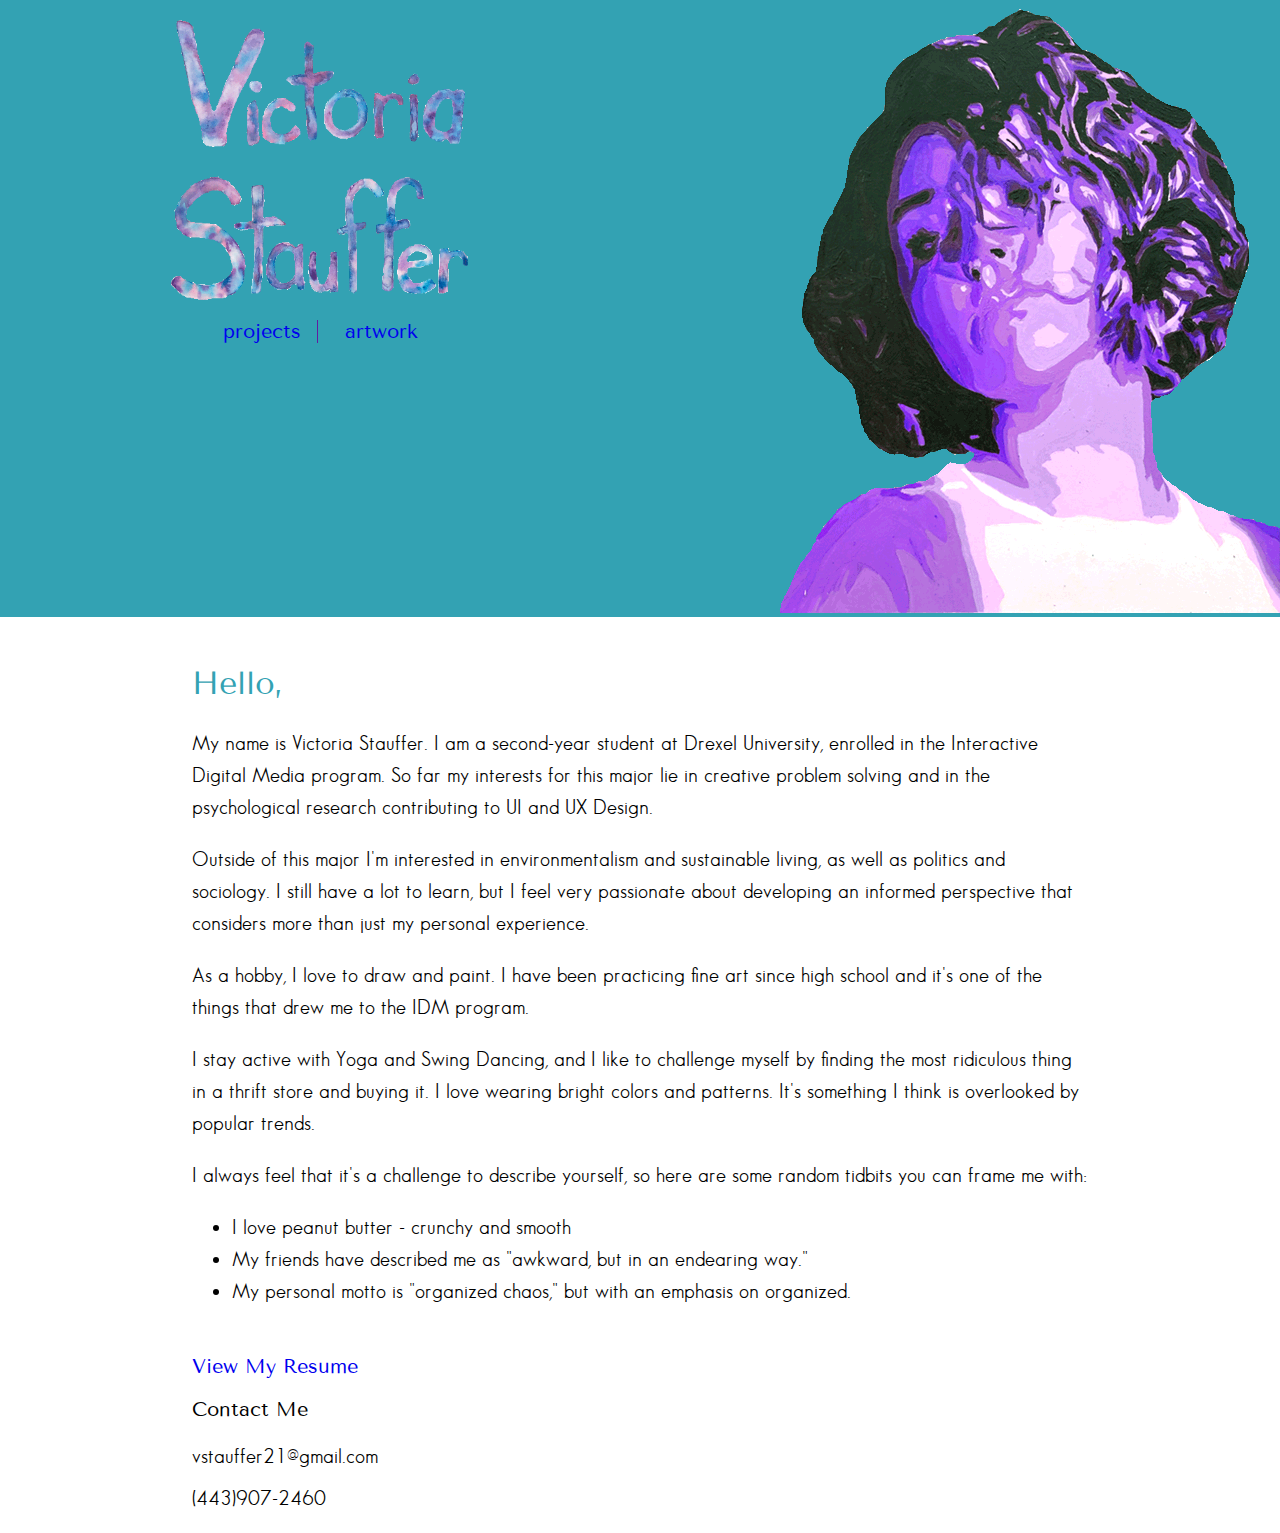
<file: site/index.html>
<!DOCTYPE html>
<html lang="en">

<head>
    <meta charset="UTF-8">
    <meta name="viewport" content="width=device-width, initial-scale=1.0">
    <meta http-equiv="X-UA-Compatible" content="ie=edge">
    <title>Document</title>
    <link href="stylesheet.css" type="text/css" rel="stylesheet">
</head>

<body>

    <div class="head">
        <div class="head_logo">
            <a href="index.html">
                <img src="small/logo_small.png" alt="painted header reading Victoria Stauffer" class="small">
                <img src="large/logo_large.png" alt="painted header reading Victoria Stauffer" class="large">
            </a>
        </div>

        <picture class="portrait">
            <img
                 src="med/portrait_med.png" alt="painted portrait of myself, purple monochrome."
                 sizes="50vw" 
                 srcset="med/portrait_med.png 800vw,
                         large/portait_large.png 1000vw">
        </picture>

        <div class="nav">
            <a href="portfolio.html">projects</a>
            <a href="art_portfolio.html">artwork</a>
        </div>
    </div>
    <main>
    <div class="body_head">Hello,</div>
    <div class="body_txt">
            <p>My name is Victoria Stauffer. I am a second-year student at Drexel University, enrolled in the Interactive Digital Media program.  So far my interests for this major lie in creative problem solving and in the psychological research contributing to UI and UX Design.</p>
            <p>Outside of this major I'm interested in environmentalism and sustainable living, as well as politics and sociology. I still have a lot to learn, but I feel very passionate about developing an informed perspective that considers more than just my personal experience.</p>
            <p>As a hobby, I love to draw and paint. I have been practicing fine art since high school and it's one of the things that drew me to the IDM program.</p>
            <p>I stay active with Yoga and Swing Dancing, and I like to challenge myself by finding the most ridiculous thing in a thrift store and buying it. I love wearing bright colors and patterns. It's something I think is overlooked by popular trends.</p>
            <p>I always feel that it's a challenge to describe yourself, so here are some random tidbits you can frame me with:</p>
        <ul>
            <li>I love peanut butter - crunchy and smooth</li>
            <li>My friends have described me as "awkward, but in an endearing way."</li>
            <li>My personal motto is "organized chaos," but with an emphasis on organized.</li>
        </ul>
    </div>
    </main>
    <div class="footer_head">
        <a href="resume.png" target="_blank">View My Resume</a>
        <p>Contact Me</p>
    </div>
    <div class="footer_txt">
        <p>vstauffer21@gmail.com</p>
        <p>(443)907-2460</p>
    </div>
</body>

</html>
</file>
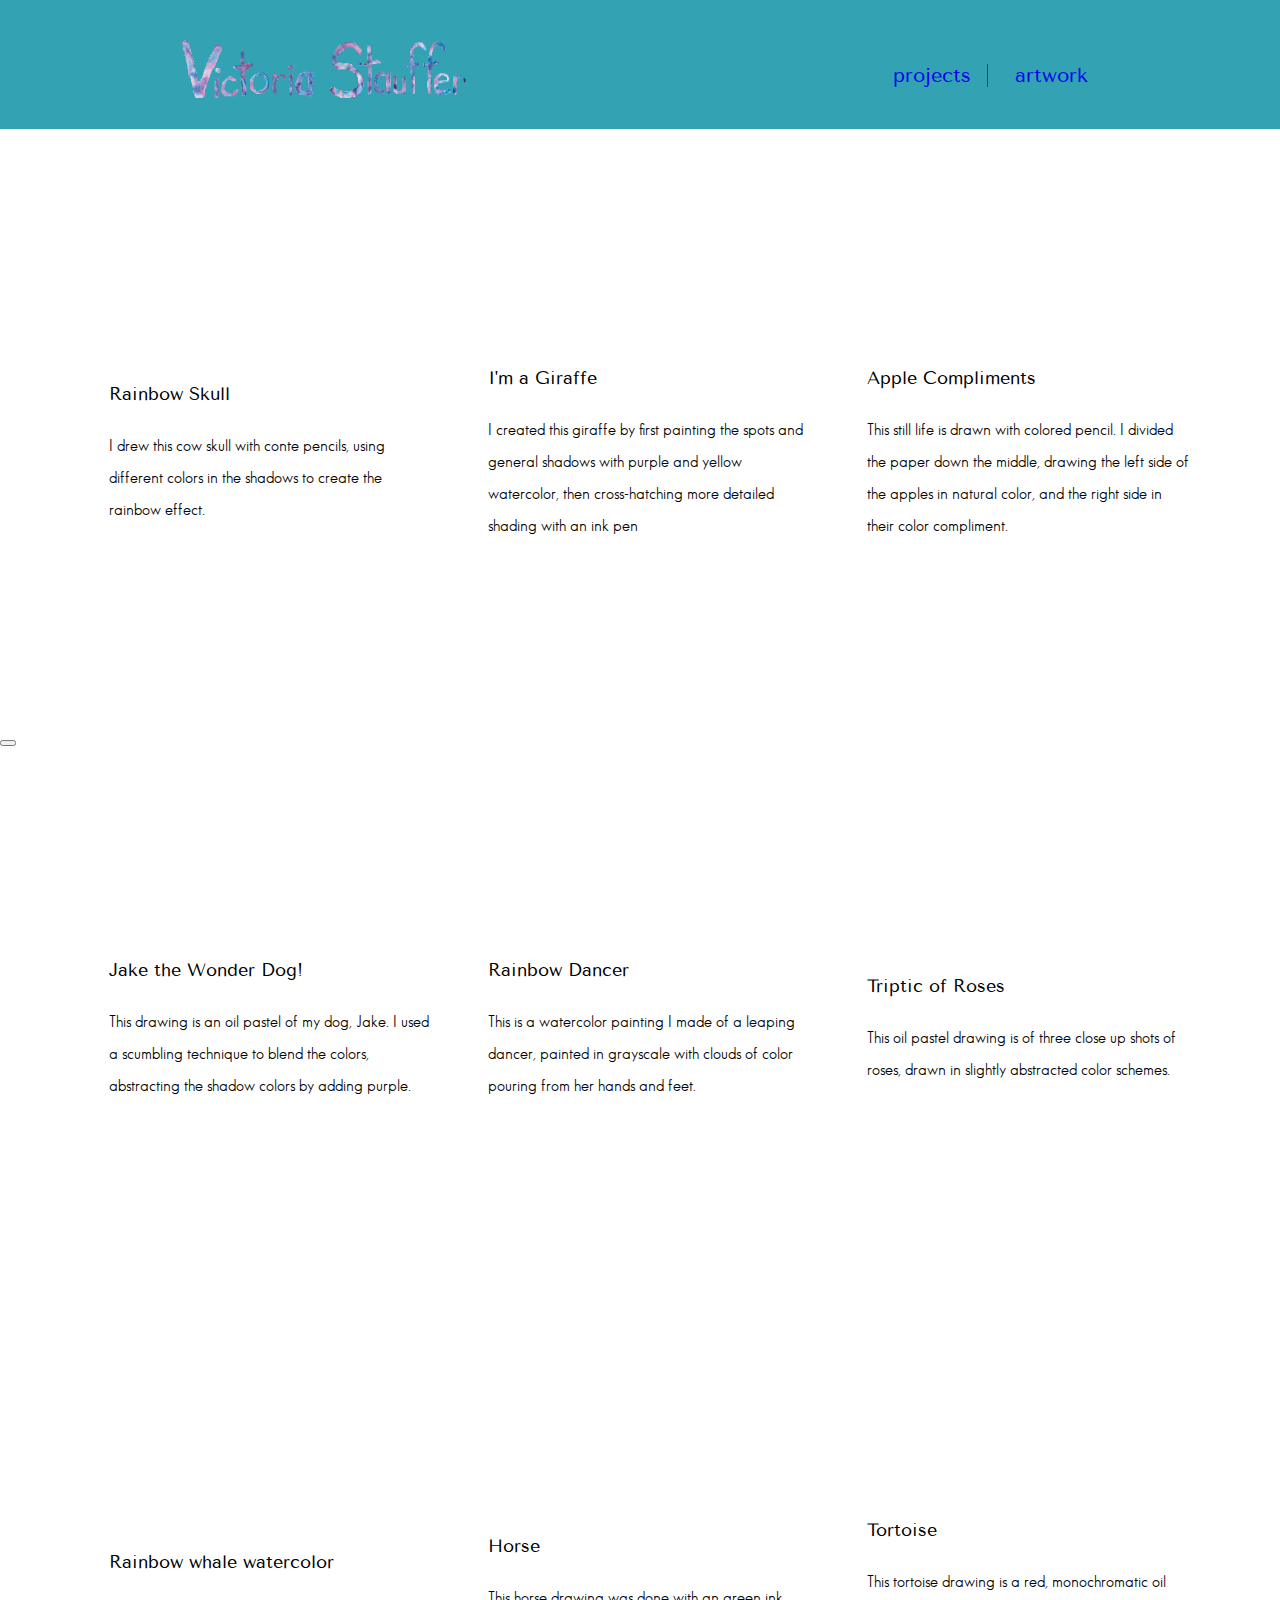
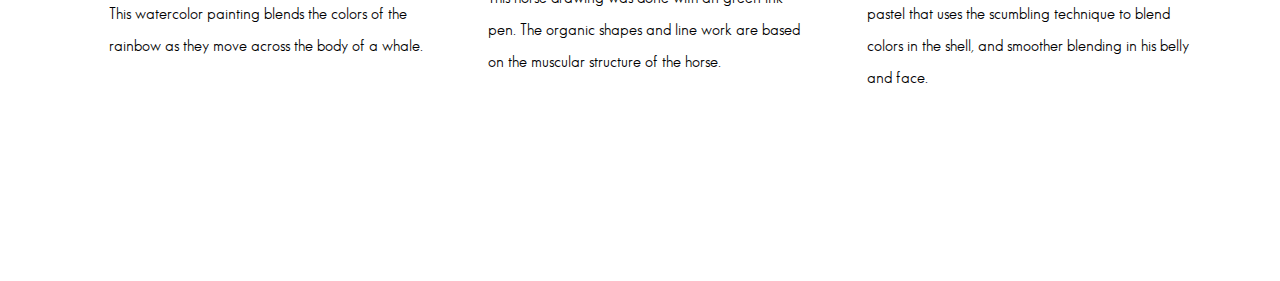
<file: site/art_portfolio.html>
<!DOCTYPE html>
<html lang="en">

    <link href="stylesheet.css" type="text/css" rel="stylesheet">

<head>
    <meta charset="UTF-8">
    <meta name="viewport" content="width=device-width, initial-scale=1.0">
    <meta http-equiv="X-UA-Compatible" content="ie=edge">
    <title>Document</title>
</head>
<body>
        <div class="top">
            <div  class="head_logo">
                <a href="index.html">
                    <img class="btn" src="med/logo_med.png" alt="painted header reading Victoria Stauffer"
                                    sizes="100vw"
                                    srcset="small/logo_small.png 350vw,
                                            med/logo_med.png 400vw">
                </a>
            </div>
            <div class="nav">
                <a href="portfolio.html">projects</a>
                <a href="art_portfolio.html">artwork</a>
            </div>
        </div> 
        <main>
        <div class="all_tiles">
            <div class="tile">
                <input type="image" class="btn" id="1" src="tiles/1_tile.png" alt="Rainbow Cow Skull Drawing">
                <header>Rainbow Skull</header>
                <p>I drew this cow skull with conte pencils, using different colors in the shadows to create the rainbow effect.</p>
            </div>
            <div class="tile">
                <input type="image" class="btn" id="2" src="tiles/2_tile.png" alt="Giraffe Watercolor">
                <header>I'm a Giraffe</header>
                <p>I created this giraffe by first painting the spots and general shadows with purple and yellow watercolor, then cross-hatching more detailed shading with an ink pen</p>
            </div>
            <div class="tile">
                <input type="image" class="btn" id="3" src="tiles/3_tile.png" alt="Rainbow Apple Still Life">
                <header>Apple Compliments</header>
                <p>This still life is drawn with colored pencil. I divided the paper down the middle, drawing the left side of the apples in natural color, and the right side in their color compliment.</p>
            </div>
            <div class="tile">
                <input type="image" class="btn" id="4" src="tiles/4_tile.png" alt="Oil Pastel of a Jack Russle Terrior">
                <header>Jake the Wonder Dog!</header>
                <p>This drawing is an oil pastel of my dog, Jake. I used a scumbling technique to blend the colors, abstracting the shadow colors by adding purple.</p>
            </div>
            <div class="tile">
                <input type="image" class="btn" id="5" src="tiles/5_tile.png" alt="Rainbow Dancer Watercolor">
                <header>Rainbow Dancer</header>
                <p>This is a watercolor painting I made of a leaping dancer, painted in grayscale with clouds of color pouring from her hands and feet. </p>
            </div>
            <div class="tile">
                <input type="image" class="btn" id="6" src="tiles/6_tile.png" alt="Oil pastel drawing of roses">
                <header>Triptic of Roses</header>
                <p>This oil pastel drawing is of three close up shots of roses, drawn in slightly abstracted color schemes.</p>
            </div>
            <div class="tile">
                <input type="image" class="btn" id="7" src="tiles/7_tile.png" alt="Rainbow watercolor whale">
                <header>Rainbow whale watercolor</header>
                <p>This watercolor painting blends the colors of the rainbow as they move across the body of a whale.</p>
            </div>
            <div class="tile">
                <input type="image" class="btn" id="8" src="tiles/8_tile.png" alt="Ink drawing of a horse, with organic shapes and line work resembling its muscular build.">
                <header>Horse</header>
                <p>This horse drawing was done with an green ink pen. The organic shapes and line work are based on the muscular structure of the horse.</p>
            </div>
            <div class="tile">
                <input type="image" class="btn" id="9" src="tiles/9_tile.png" alt="Red tortoise oil pastel">
                <header>Tortoise</header>
                <p>This tortoise drawing is a red, monochromatic oil pastel that uses the scumbling technique to blend colors in the shell, and smoother blending in his belly and face.</p>
            </div>
        </div>
        <button>
            <div class="pop-up" id="pop-up" hidden>
                <div class="pop-up_box">
                    <img id="picture" src="med/1_med.png" alt="enlarged artwork">
                </div>
            </div>
        </button>
    </main>
<script src="main.js"></script>
</body>
</html>
</file>
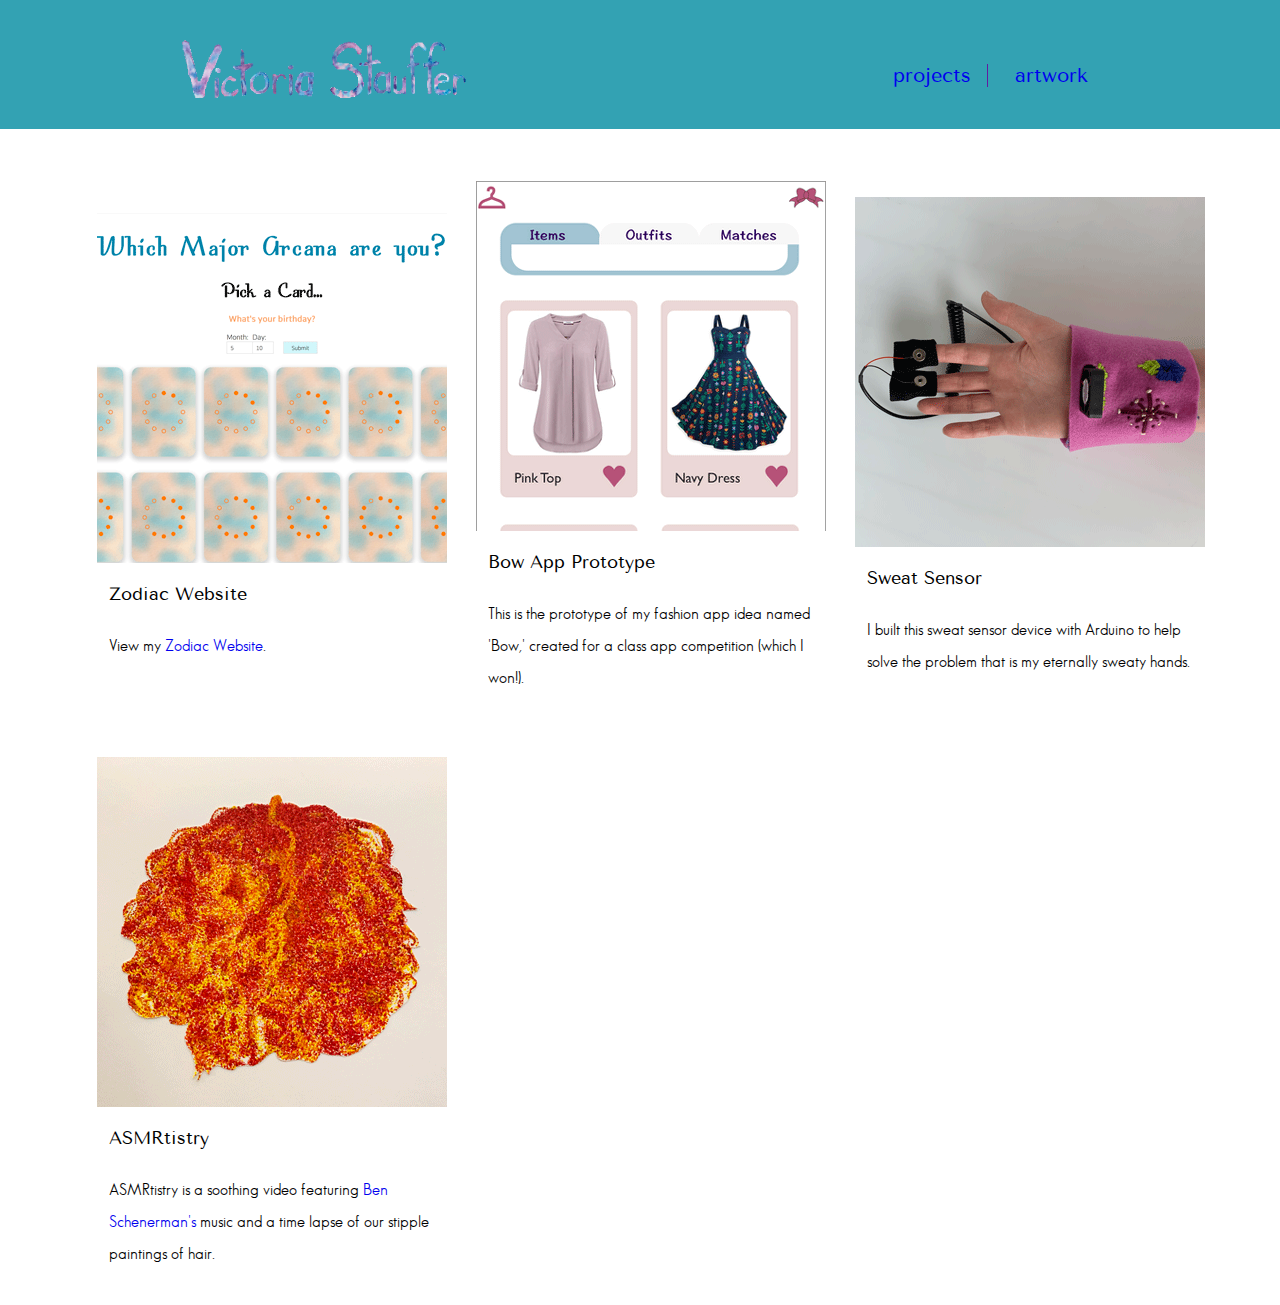
<file: site/portfolio.html>
<!DOCTYPE html>
<html lang="en">

<link href="stylesheet.css" type="text/css" rel="stylesheet">

<head>
    <meta charset="UTF-8">
    <meta name="viewport" content="width=device-width, initial-scale=1.0">
    <meta http-equiv="X-UA-Compatible" content="ie=edge">
    <title>Document</title>
</head>

<body>
    <div class="top">
    <div  class="head_logo">
        <a href="index.html">
            <img src="med/logo_med.png" alt="painted header reading Victoria Stauffer">
        </a>
    </div>

    <div class="nav">
        <a href="portfolio.html">projects</a>
        <a href="art_portfolio.html">artwork</a>
    </div>
    </div>    
<main>
    <div class="all_tiles">
            <div class="tile">
                    <img src="tiles/zodiac_tile.png" alt="image of the home screen of my fashion app prototype">
                    <header>Zodiac Website</header>
                    <p>View my <a href="zodiac/index.html" target="_blank">Zodiac Website</a>.</p>
                </div>
        <div class="tile">
            <img src="tiles/bow_tile.png" alt="image of the home screen of my fashion app prototype">
            <header>Bow App Prototype</header>
            <p>This is the prototype of my fashion app idea named 'Bow,' created for a class app competition (which I won!).</p>
        </div>
        <div class="tile">
            <img src="tiles/ss_tile.png" alt="image of sweat sensor device">
            <header>Sweat Sensor</header>
            <p>I built this sweat sensor device with Arduino to help solve the problem that is my eternally sweaty hands.</p>
        </div>
        <div class="tile">
            <img src="tiles/hair_tile.png" alt="stippled painting of short curly hair">
            <header>ASMRtistry</header>
            <p>ASMRtistry is a soothing video featuring <a href="https://b7s9.com/" target="_blank">Ben Schenerman's</a> music and a time lapse of our stipple paintings of hair.</p>
        </div>
    </div>
</main>
</body>
</html>
</file>
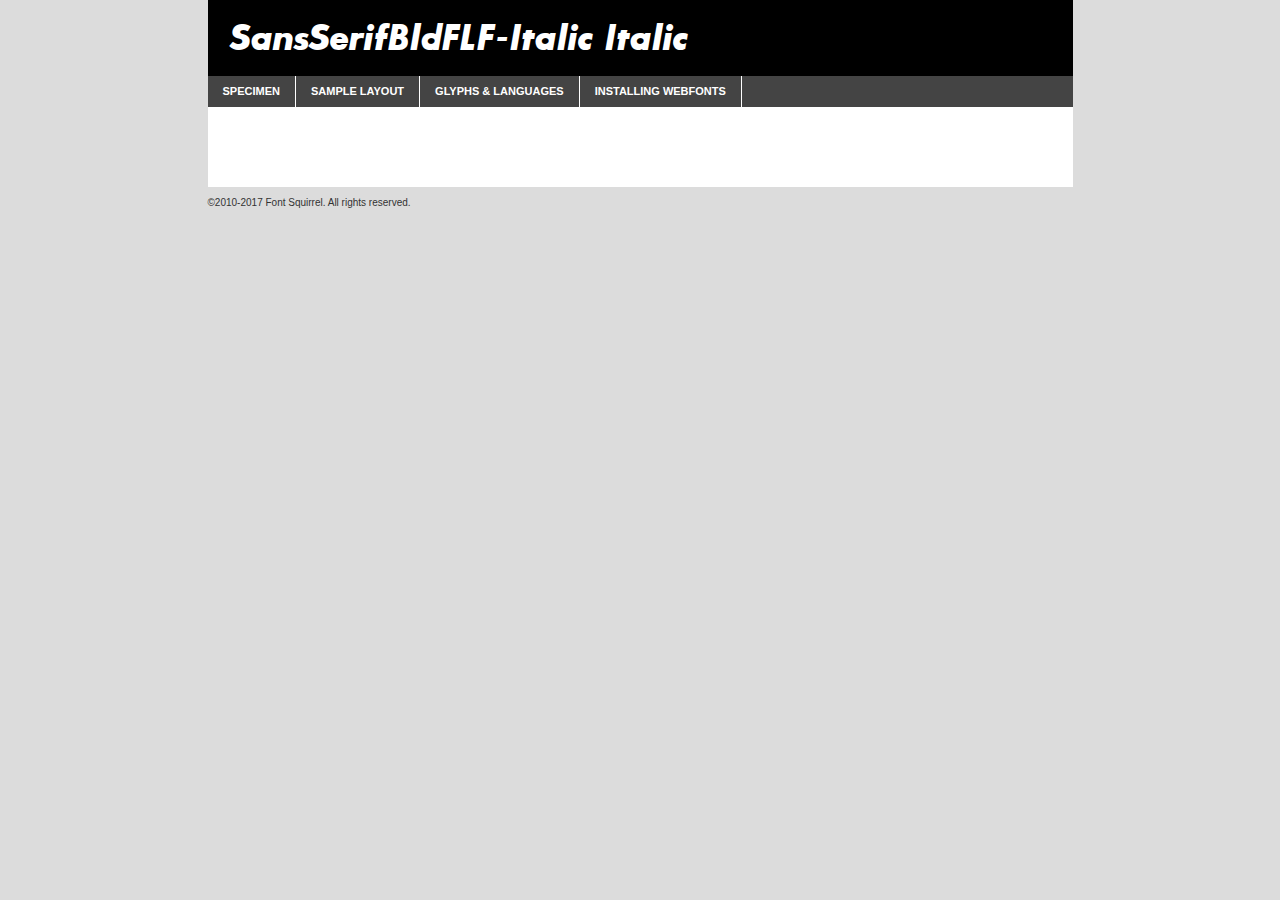
<file: site/fonts/sansserif/sansserifbldflf-italic-demo.html>
<!DOCTYPE html PUBLIC "-//W3C//DTD XHTML 1.0 Transitional//EN"
	"http://www.w3.org/TR/xhtml1/DTD/xhtml1-transitional.dtd">

<html xmlns="http://www.w3.org/1999/xhtml" xml:lang="en" lang="en">
<head>
	<meta http-equiv="Content-Type" content="text/html; charset=utf-8" />
	<script src="http://ajax.googleapis.com/ajax/libs/jquery/1.7.2/jquery.min.js" type="text/javascript" charset="utf-8"></script>
	<script type="text/javascript">
	(function($){$.fn.easyTabs=function(option){var param=jQuery.extend({fadeSpeed:"fast",defaultContent:1,activeClass:'active'},option);$(this).each(function(){var thisId="#"+this.id;if(param.defaultContent==''){param.defaultContent=1;}
	if(typeof param.defaultContent=="number")
	{var defaultTab=$(thisId+" .tabs li:eq("+(param.defaultContent-1)+") a").attr('href').substr(1);}else{var defaultTab=param.defaultContent;}
	$(thisId+" .tabs li a").each(function(){var tabToHide=$(this).attr('href').substr(1);$("#"+tabToHide).addClass('easytabs-tab-content');});hideAll();changeContent(defaultTab);function hideAll(){$(thisId+" .easytabs-tab-content").hide();}
	function changeContent(tabId){hideAll();$(thisId+" .tabs li").removeClass(param.activeClass);$(thisId+" .tabs li a[href=#"+tabId+"]").closest('li').addClass(param.activeClass);if(param.fadeSpeed!="none")
	{$(thisId+" #"+tabId).fadeIn(param.fadeSpeed);}else{$(thisId+" #"+tabId).show();}}
	$(thisId+" .tabs li").click(function(){var tabId=$(this).find('a').attr('href').substr(1);changeContent(tabId);return false;});});}})(jQuery);
	</script>
	<link rel="stylesheet" href="specimen_files/specimen_stylesheet.css" type="text/css" charset="utf-8" />
	<link rel="stylesheet" href="stylesheet.css" type="text/css" charset="utf-8" />

	<style type="text/css">
					body{
				font-family: 'sansserifbldflf-italicitalic';
							}
		</style>

	<title>SansSerifBldFLF-Italic Italic Specimen</title>
	
	
	<script type="text/javascript" charset="utf-8">
		$(document).ready(function() {
			$('#container').easyTabs({defaultContent:1});
		});
	</script>
</head>

<body>
<div id="container">
	<div id="header">
		SansSerifBldFLF-Italic Italic	</div>
	<ul class="tabs">
		<li><a href="#specimen">Specimen</a></li>
		<li><a href="#layout">Sample Layout</a></li>
				<li><a href="#glyphs">Glyphs &amp; Languages</a></li>
		<li><a href="#installing">Installing Webfonts</a></li>
		
	</ul>
	
	<div id="main_content">

		
			<div id="specimen">
		
				<div class="section">
					<div class="grid12 firstcol">
						<div class="huge">AaBb</div>
					</div>
				</div>
		
				<div class="section">
					<div class="glyph_range">A&#x200B;B&#x200b;C&#x200b;D&#x200b;E&#x200b;F&#x200b;G&#x200b;H&#x200b;I&#x200b;J&#x200b;K&#x200b;L&#x200b;M&#x200b;N&#x200b;O&#x200b;P&#x200b;Q&#x200b;R&#x200b;S&#x200b;T&#x200b;U&#x200b;V&#x200b;W&#x200b;X&#x200b;Y&#x200b;Z&#x200b;a&#x200b;b&#x200b;c&#x200b;d&#x200b;e&#x200b;f&#x200b;g&#x200b;h&#x200b;i&#x200b;j&#x200b;k&#x200b;l&#x200b;m&#x200b;n&#x200b;o&#x200b;p&#x200b;q&#x200b;r&#x200b;s&#x200b;t&#x200b;u&#x200b;v&#x200b;w&#x200b;x&#x200b;y&#x200b;z&#x200b;1&#x200b;2&#x200b;3&#x200b;4&#x200b;5&#x200b;6&#x200b;7&#x200b;8&#x200b;9&#x200b;0&#x200b;&amp;&#x200b;.&#x200b;,&#x200b;?&#x200b;!&#x200b;&#64;&#x200b;(&#x200b;)&#x200b;#&#x200b;$&#x200b;%&#x200b;*&#x200b;+&#x200b;-&#x200b;=&#x200b;:&#x200b;;</div>
				</div>
				<div class="section">
					<div class="grid12 firstcol">
						<table class="sample_table">
							<tr><td>10</td><td class="size10">abcdefghijklmnopqrstuvwxyzABCDEFGHIJKLMNOPQRSTUVWXYZ0123456789abcdefghijklmnopqrstuvwxyzABCDEFGHIJKLMNOPQRSTUVWXYZ0123456789abcdefghijklmnopqrstuvwxyzABCDEFGHIJKLMNOPQRSTUVWXYZ</td></tr>
							<tr><td>11</td><td class="size11">abcdefghijklmnopqrstuvwxyzABCDEFGHIJKLMNOPQRSTUVWXYZ0123456789abcdefghijklmnopqrstuvwxyzABCDEFGHIJKLMNOPQRSTUVWXYZ0123456789abcdefghijklmnopqrstuvwxyzABCDEFGHIJKLMNOPQRSTUVWXYZ</td></tr>
							<tr><td>12</td><td class="size12">abcdefghijklmnopqrstuvwxyzABCDEFGHIJKLMNOPQRSTUVWXYZ0123456789abcdefghijklmnopqrstuvwxyzABCDEFGHIJKLMNOPQRSTUVWXYZ0123456789abcdefghijklmnopqrstuvwxyzABCDEFGHIJKLMNOPQRSTUVWXYZ</td></tr>
							<tr><td>13</td><td class="size13">abcdefghijklmnopqrstuvwxyzABCDEFGHIJKLMNOPQRSTUVWXYZ0123456789abcdefghijklmnopqrstuvwxyzABCDEFGHIJKLMNOPQRSTUVWXYZ0123456789abcdefghijklmnopqrstuvwxyzABCDEFGHIJKLMNOPQRSTUVWXYZ</td></tr>
							<tr><td>14</td><td class="size14">abcdefghijklmnopqrstuvwxyzABCDEFGHIJKLMNOPQRSTUVWXYZ0123456789abcdefghijklmnopqrstuvwxyzABCDEFGHIJKLMNOPQRSTUVWXYZ0123456789abcdefghijklmnopqrstuvwxyzABCDEFGHIJKLMNOPQRSTUVWXYZ</td></tr>
							<tr><td>16</td><td class="size16">abcdefghijklmnopqrstuvwxyzABCDEFGHIJKLMNOPQRSTUVWXYZ0123456789abcdefghijklmnopqrstuvwxyzABCDEFGHIJKLMNOPQRSTUVWXYZ</td></tr>
							<tr><td>18</td><td class="size18">abcdefghijklmnopqrstuvwxyzABCDEFGHIJKLMNOPQRSTUVWXYZ0123456789abcdefghijklmnopqrstuvwxyzABCDEFGHIJKLMNOPQRSTUVWXYZ</td></tr>
							<tr><td>20</td><td class="size20">abcdefghijklmnopqrstuvwxyzABCDEFGHIJKLMNOPQRSTUVWXYZ0123456789abcdefghijklmnopqrstuvwxyzABCDEFGHIJKLMNOPQRSTUVWXYZ</td></tr>
							<tr><td>24</td><td class="size24">abcdefghijklmnopqrstuvwxyzABCDEFGHIJKLMNOPQRSTUVWXYZ0123456789abcdefghijklmnopqrstuvwxyzABCDEFGHIJKLMNOPQRSTUVWXYZ</td></tr>
							<tr><td>30</td><td class="size30">abcdefghijklmnopqrstuvwxyzABCDEFGHIJKLMNOPQRSTUVWXYZ0123456789abcdefghijklmnopqrstuvwxyzABCDEFGHIJKLMNOPQRSTUVWXYZ</td></tr>
							<tr><td>36</td><td class="size36">abcdefghijklmnopqrstuvwxyzABCDEFGHIJKLMNOPQRSTUVWXYZ0123456789abcdefghijklmnopqrstuvwxyzABCDEFGHIJKLMNOPQRSTUVWXYZ</td></tr>
							<tr><td>48</td><td class="size48">abcdefghijklmnopqrstuvwxyzABCDEFGHIJKLMNOPQRSTUVWXYZ0123456789abcdefghijklmnopqrstuvwxyzABCDEFGHIJKLMNOPQRSTUVWXYZ</td></tr>
							<tr><td>60</td><td class="size60">abcdefghijklmnopqrstuvwxyzABCDEFGHIJKLMNOPQRSTUVWXYZ0123456789abcdefghijklmnopqrstuvwxyzABCDEFGHIJKLMNOPQRSTUVWXYZ</td></tr>
							<tr><td>72</td><td class="size72">abcdefghijklmnopqrstuvwxyzABCDEFGHIJKLMNOPQRSTUVWXYZ0123456789abcdefghijklmnopqrstuvwxyzABCDEFGHIJKLMNOPQRSTUVWXYZ</td></tr>
							<tr><td>90</td><td class="size90">abcdefghijklmnopqrstuvwxyzABCDEFGHIJKLMNOPQRSTUVWXYZ0123456789abcdefghijklmnopqrstuvwxyzABCDEFGHIJKLMNOPQRSTUVWXYZ</td></tr>
						</table>
				
					</div>
			
				</div>
		
		
		
								<div class="section" id="bodycomparison">


										<div id="xheight">
				<div class="fontbody">&#x25FC;&#x25FC;&#x25FC;&#x25FC;&#x25FC;&#x25FC;&#x25FC;&#x25FC;&#x25FC;&#x25FC;&#x25FC;&#x25FC;&#x25FC;&#x25FC;&#x25FC;&#x25FC;&#x25FC;&#x25FC;&#x25FC;&#x25FC;&#x25FC;&#x25FC;&#x25FC;&#x25FC;&#x25FC;&#x25FC;&#x25FC;&#x25FC;&#x25FC;&#x25FC;&#x25FC;&#x25FC;&#x25FC;&#x25FC;&#x25FC;&#x25FC;&#x25FC;&#x25FC;&#x25FC;&#x25FC;&#x25FC;&#x25FC;&#x25FC;&#x25FC;&#x25FC;&#x25FC;&#x25FC;&#x25FC;&#x25FC;&#x25FC;&#x25FC;&#x25FC;&#x25FC;&#x25FC;&#x25FC;&#x25FC;&#x25FC;&#x25FC;&#x25FC;&#x25FC;&#x25FC;&#x25FC;&#x25FC;&#x25FC;&#x25FC;&#x25FC;&#x25FC;&#x25FC;&#x25FC;&#x25FC;&#x25FC;&#x25FC;&#x25FC;&#x25FC;&#x25FC;&#x25FC;&#x25FC;&#x25FC;&#x25FC;&#x25FC;&#x25FC;&#x25FC;&#x25FC;&#x25FC;&#x25FC;&#x25FC;&#x25FC;&#x25FC;&#x25FC;&#x25FC;&#x25FC;&#x25FC;&#x25FC;&#x25FC;&#x25FC;&#x25FC;&#x25FC;&#x25FC;&#x25FC;body</div><div class="arialbody">body</div><div class="verdanabody">body</div><div class="georgiabody">body</div></div>
										<div class="fontbody" style="z-index:1">
											body<span>SansSerifBldFLF-Italic Italic</span>
										</div>
										<div class="arialbody" style="z-index:1">
											body<span>Arial</span>
										</div>
										<div class="verdanabody" style="z-index:1">
											body<span>Verdana</span>
										</div>
										<div class="georgiabody" style="z-index:1">
											body<span>Georgia</span>
										</div>



								</div>
		
		
				<div class="section psample psample_row1" id="">
					
					<div class="grid2 firstcol">
						<p class="size10"><span>10.</span>Aenean lacinia bibendum nulla sed consectetur. Fusce dapibus, tellus ac cursus commodo, tortor mauris condimentum nibh, ut fermentum massa justo sit amet risus. Nullam id dolor id nibh ultricies vehicula ut id elit. Cum sociis natoque penatibus et magnis dis parturient montes, nascetur ridiculus mus. Nulla vitae elit libero, a pharetra augue.</p>
			
					</div>
					<div class="grid3">
						<p class="size11"><span>11.</span>Aenean lacinia bibendum nulla sed consectetur. Fusce dapibus, tellus ac cursus commodo, tortor mauris condimentum nibh, ut fermentum massa justo sit amet risus. Nullam id dolor id nibh ultricies vehicula ut id elit. Cum sociis natoque penatibus et magnis dis parturient montes, nascetur ridiculus mus. Nulla vitae elit libero, a pharetra augue.</p>
			
					</div>
					<div class="grid3">
						<p class="size12"><span>12.</span>Aenean lacinia bibendum nulla sed consectetur. Fusce dapibus, tellus ac cursus commodo, tortor mauris condimentum nibh, ut fermentum massa justo sit amet risus. Nullam id dolor id nibh ultricies vehicula ut id elit. Cum sociis natoque penatibus et magnis dis parturient montes, nascetur ridiculus mus. Nulla vitae elit libero, a pharetra augue.</p>
			
					</div>
					<div class="grid4">
						<p class="size13"><span>13.</span>Aenean lacinia bibendum nulla sed consectetur. Fusce dapibus, tellus ac cursus commodo, tortor mauris condimentum nibh, ut fermentum massa justo sit amet risus. Nullam id dolor id nibh ultricies vehicula ut id elit. Cum sociis natoque penatibus et magnis dis parturient montes, nascetur ridiculus mus. Nulla vitae elit libero, a pharetra augue.</p>
			
					</div>
					<div class="white_blend"></div>
					
				</div>
				<div class="section psample psample_row2" id="">
					<div class="grid3 firstcol">
						<p class="size14"><span>14.</span>Aenean lacinia bibendum nulla sed consectetur. Fusce dapibus, tellus ac cursus commodo, tortor mauris condimentum nibh, ut fermentum massa justo sit amet risus. Nullam id dolor id nibh ultricies vehicula ut id elit. Cum sociis natoque penatibus et magnis dis parturient montes, nascetur ridiculus mus. Nulla vitae elit libero, a pharetra augue.</p>
			
					</div>
					<div class="grid4">
						<p class="size16"><span>16.</span>Aenean lacinia bibendum nulla sed consectetur. Fusce dapibus, tellus ac cursus commodo, tortor mauris condimentum nibh, ut fermentum massa justo sit amet risus. Nullam id dolor id nibh ultricies vehicula ut id elit. Cum sociis natoque penatibus et magnis dis parturient montes, nascetur ridiculus mus. Nulla vitae elit libero, a pharetra augue.</p>
			
					</div>
					<div class="grid5">
						<p class="size18"><span>18.</span>Aenean lacinia bibendum nulla sed consectetur. Fusce dapibus, tellus ac cursus commodo, tortor mauris condimentum nibh, ut fermentum massa justo sit amet risus. Nullam id dolor id nibh ultricies vehicula ut id elit. Cum sociis natoque penatibus et magnis dis parturient montes, nascetur ridiculus mus. Nulla vitae elit libero, a pharetra augue.</p>
			
					</div>

					<div class="white_blend"></div>

				</div>
				
				<div class="section psample psample_row3" id="">
					<div class="grid5 firstcol">
						<p class="size20"><span>20.</span>Aenean lacinia bibendum nulla sed consectetur. Fusce dapibus, tellus ac cursus commodo, tortor mauris condimentum nibh, ut fermentum massa justo sit amet risus. Nullam id dolor id nibh ultricies vehicula ut id elit. Cum sociis natoque penatibus et magnis dis parturient montes, nascetur ridiculus mus. Nulla vitae elit libero, a pharetra augue.</p>
					</div>
					<div class="grid7">
						<p class="size24"><span>24.</span>Aenean lacinia bibendum nulla sed consectetur. Fusce dapibus, tellus ac cursus commodo, tortor mauris condimentum nibh, ut fermentum massa justo sit amet risus. Nullam id dolor id nibh ultricies vehicula ut id elit. Cum sociis natoque penatibus et magnis dis parturient montes, nascetur ridiculus mus. Nulla vitae elit libero, a pharetra augue.</p>
					</div>
					
					<div class="white_blend"></div>
					
				</div>
				
				<div class="section psample psample_row4" id="">
					<div class="grid12 firstcol">
						<p class="size30"><span>30.</span>Aenean lacinia bibendum nulla sed consectetur. Fusce dapibus, tellus ac cursus commodo, tortor mauris condimentum nibh, ut fermentum massa justo sit amet risus. Nullam id dolor id nibh ultricies vehicula ut id elit. Cum sociis natoque penatibus et magnis dis parturient montes, nascetur ridiculus mus. Nulla vitae elit libero, a pharetra augue.</p>
					</div>
					<div class="white_blend"></div>
					
				</div>
				
				
				
				<div class="section psample psample_row1 fullreverse">
					<div class="grid2 firstcol">
						<p class="size10"><span>10.</span>Aenean lacinia bibendum nulla sed consectetur. Fusce dapibus, tellus ac cursus commodo, tortor mauris condimentum nibh, ut fermentum massa justo sit amet risus. Nullam id dolor id nibh ultricies vehicula ut id elit. Cum sociis natoque penatibus et magnis dis parturient montes, nascetur ridiculus mus. Nulla vitae elit libero, a pharetra augue.</p>
			
					</div>
					<div class="grid3">
						<p class="size11"><span>11.</span>Aenean lacinia bibendum nulla sed consectetur. Fusce dapibus, tellus ac cursus commodo, tortor mauris condimentum nibh, ut fermentum massa justo sit amet risus. Nullam id dolor id nibh ultricies vehicula ut id elit. Cum sociis natoque penatibus et magnis dis parturient montes, nascetur ridiculus mus. Nulla vitae elit libero, a pharetra augue.</p>
			
					</div>
					<div class="grid3">
						<p class="size12"><span>12.</span>Aenean lacinia bibendum nulla sed consectetur. Fusce dapibus, tellus ac cursus commodo, tortor mauris condimentum nibh, ut fermentum massa justo sit amet risus. Nullam id dolor id nibh ultricies vehicula ut id elit. Cum sociis natoque penatibus et magnis dis parturient montes, nascetur ridiculus mus. Nulla vitae elit libero, a pharetra augue.</p>
			
					</div>
					<div class="grid4">
						<p class="size13"><span>13.</span>Aenean lacinia bibendum nulla sed consectetur. Fusce dapibus, tellus ac cursus commodo, tortor mauris condimentum nibh, ut fermentum massa justo sit amet risus. Nullam id dolor id nibh ultricies vehicula ut id elit. Cum sociis natoque penatibus et magnis dis parturient montes, nascetur ridiculus mus. Nulla vitae elit libero, a pharetra augue.</p>
			
					</div>
					<div class="black_blend"></div>
					
				</div>
				
				<div class="section psample psample_row2 fullreverse">
					<div class="grid3 firstcol">
						<p class="size14"><span>14.</span>Aenean lacinia bibendum nulla sed consectetur. Fusce dapibus, tellus ac cursus commodo, tortor mauris condimentum nibh, ut fermentum massa justo sit amet risus. Nullam id dolor id nibh ultricies vehicula ut id elit. Cum sociis natoque penatibus et magnis dis parturient montes, nascetur ridiculus mus. Nulla vitae elit libero, a pharetra augue.</p>
			
					</div>
					<div class="grid4">
						<p class="size16"><span>16.</span>Aenean lacinia bibendum nulla sed consectetur. Fusce dapibus, tellus ac cursus commodo, tortor mauris condimentum nibh, ut fermentum massa justo sit amet risus. Nullam id dolor id nibh ultricies vehicula ut id elit. Cum sociis natoque penatibus et magnis dis parturient montes, nascetur ridiculus mus. Nulla vitae elit libero, a pharetra augue.</p>
			
					</div>
					<div class="grid5">
						<p class="size18"><span>18.</span>Aenean lacinia bibendum nulla sed consectetur. Fusce dapibus, tellus ac cursus commodo, tortor mauris condimentum nibh, ut fermentum massa justo sit amet risus. Nullam id dolor id nibh ultricies vehicula ut id elit. Cum sociis natoque penatibus et magnis dis parturient montes, nascetur ridiculus mus. Nulla vitae elit libero, a pharetra augue.</p>
			
					</div>
					<div class="black_blend"></div>

				</div>
				
				<div class="section psample fullreverse psample_row3" id="">
					<div class="grid5 firstcol">
						<p class="size20"><span>20.</span>Aenean lacinia bibendum nulla sed consectetur. Fusce dapibus, tellus ac cursus commodo, tortor mauris condimentum nibh, ut fermentum massa justo sit amet risus. Nullam id dolor id nibh ultricies vehicula ut id elit. Cum sociis natoque penatibus et magnis dis parturient montes, nascetur ridiculus mus. Nulla vitae elit libero, a pharetra augue.</p>
					</div>
					<div class="grid7">
						<p class="size24"><span>24.</span>Aenean lacinia bibendum nulla sed consectetur. Fusce dapibus, tellus ac cursus commodo, tortor mauris condimentum nibh, ut fermentum massa justo sit amet risus. Nullam id dolor id nibh ultricies vehicula ut id elit. Cum sociis natoque penatibus et magnis dis parturient montes, nascetur ridiculus mus. Nulla vitae elit libero, a pharetra augue.</p>
					</div>
					
					<div class="black_blend"></div>
					
				</div>
				
				<div class="section psample fullreverse psample_row4" id="" style="border-bottom: 20px #000 solid;">
					<div class="grid12 firstcol">
						<p class="size30"><span>30.</span>Aenean lacinia bibendum nulla sed consectetur. Fusce dapibus, tellus ac cursus commodo, tortor mauris condimentum nibh, ut fermentum massa justo sit amet risus. Nullam id dolor id nibh ultricies vehicula ut id elit. Cum sociis natoque penatibus et magnis dis parturient montes, nascetur ridiculus mus. Nulla vitae elit libero, a pharetra augue.</p>
					</div>
					<div class="black_blend"></div>
					
				</div>
				
				
				
				
			</div>
			
			<div id="layout">
				
				<div class="section">
					
					<div class="grid12 firstcol">
						<h1>Lorem Ipsum Dolor</h1>
						<h2>Etiam porta sem malesuada magna mollis euismod</h2>
						
						<p class="byline">By <a href="#link">Aenean Lacinia</a></p>
					</div>
				</div>
				<div class="section">
					<div class="grid8 firstcol">
						<p class="large">Donec sed odio dui. Morbi leo risus, porta ac consectetur ac, vestibulum at eros. Fusce dapibus, tellus ac cursus commodo, tortor mauris condimentum nibh, ut fermentum massa justo sit amet risus. </p>

						
						<h3>Pellentesque ornare sem</h3>

						<p>Maecenas sed diam eget risus varius blandit sit amet non magna. Maecenas faucibus mollis interdum. Donec ullamcorper nulla non metus auctor fringilla. Nullam id dolor id nibh ultricies vehicula ut id elit. Nullam id dolor id nibh ultricies vehicula ut id elit. </p>

						<p>Aenean eu leo quam. Pellentesque ornare sem lacinia quam venenatis vestibulum. Lorem ipsum dolor sit amet, consectetur adipiscing elit. Cum sociis natoque penatibus et magnis dis parturient montes, nascetur ridiculus mus. </p>

						<p>Nulla vitae elit libero, a pharetra augue. Praesent commodo cursus magna, vel scelerisque nisl consectetur et. Aenean lacinia bibendum nulla sed consectetur. </p>

						<p>Nullam quis risus eget urna mollis ornare vel eu leo. Nullam quis risus eget urna mollis ornare vel eu leo. Maecenas sed diam eget risus varius blandit sit amet non magna. Donec ullamcorper nulla non metus auctor fringilla. </p>

						<h3>Cras mattis consectetur</h3>

						<p>Aenean eu leo quam. Pellentesque ornare sem lacinia quam venenatis vestibulum. Aenean lacinia bibendum nulla sed consectetur. Integer posuere erat a ante venenatis dapibus posuere velit aliquet. Cras mattis consectetur purus sit amet fermentum. </p>

						<p>Nullam id dolor id nibh ultricies vehicula ut id elit. Nullam quis risus eget urna mollis ornare vel eu leo. Cras mattis consectetur purus sit amet fermentum.</p>
					</div>
					
					<div class="grid4 sidebar">
						
						<div class="box reverse">
							<p class="last">Nullam quis risus eget urna mollis ornare vel eu leo. Donec ullamcorper nulla non metus auctor fringilla. Cras mattis consectetur purus sit amet fermentum. Sed posuere consectetur est at lobortis. Lorem ipsum dolor sit amet, consectetur adipiscing elit. </p>
						</div>
						
						<p class="caption">Maecenas sed diam eget risus varius.</p>

						<p>Vestibulum id ligula porta felis euismod semper. Integer posuere erat a ante venenatis dapibus posuere velit aliquet. Vestibulum id ligula porta felis euismod semper. Sed posuere consectetur est at lobortis. Maecenas sed diam eget risus varius blandit sit amet non magna. Fusce dapibus, tellus ac cursus commodo, tortor mauris condimentum nibh, ut fermentum massa justo sit amet risus. </p>

					

						<p>Duis mollis, est non commodo luctus, nisi erat porttitor ligula, eget lacinia odio sem nec elit. Aenean lacinia bibendum nulla sed consectetur. Vivamus sagittis lacus vel augue laoreet rutrum faucibus dolor auctor. Aenean lacinia bibendum nulla sed consectetur. Nullam quis risus eget urna mollis ornare vel eu leo. </p>

						<p>Praesent commodo cursus magna, vel scelerisque nisl consectetur et. Donec ullamcorper nulla non metus auctor fringilla. Maecenas faucibus mollis interdum. Fusce dapibus, tellus ac cursus commodo, tortor mauris condimentum nibh, ut fermentum massa justo sit amet risus. </p>

					</div>
				</div>
				
			</div>


			



		<div id="glyphs">
			<div class="section">
				<div class="grid12 firstcol">
			
				<h1>Language Support</h1>
				<p>The subset of SansSerifBldFLF-Italic Italic in this kit supports the following languages:<br />
			
					Albanian, Basque, Breton, Chamorro, Danish, Dutch, English, Faroese, Finnish, French, Frisian, Galician, German, Icelandic, Italian, Malagasy, Norwegian, Portuguese, Spanish, Alsatian, Aragonese, Arapaho, Arrernte, Asturian, Aymara, Bislama, Cebuano, Corsican, Fijian, French_creole, Genoese, Gilbertese, Greenlandic, Haitian_creole, Hiligaynon, Hmong, Hopi, Ibanag, Iloko_ilokano, Indonesian, Interglossa_glosa, Interlingua, Irish_gaelic, Jerriais, Lojban, Lombard, Luxembourgeois, Manx, Mohawk, Norfolk_pitcairnese, Occitan, Oromo, Pangasinan, Papiamento, Piedmontese, Potawatomi, Rhaeto-romance, Romansh, Rotokas, Sami_lule, Samoan, Sardinian, Scots_gaelic, Seychelles_creole, Shona, Sicilian, Somali, Southern_ndebele, Swahili, Swati_swazi, Tagalog_filipino_pilipino, Tetum, Tok_pisin, Uyghur_latinized, Volapuk, Walloon, Warlpiri, Xhosa, Yapese, Zulu, Latinbasic, Ubasic, Demo				</p>
				<h1>Glyph Chart</h1>
				<p>The subset of SansSerifBldFLF-Italic Italic in this kit includes all the glyphs listed below. Unicode entities are included above each glyph to help you insert individual characters into your layout.</p>
				<div id="glyph_chart">
			
																				 <div><p>&amp;#32;</p>&#32;</div>
																				 <div><p>&amp;#33;</p>&#33;</div>
																				 <div><p>&amp;#34;</p>&#34;</div>
																				 <div><p>&amp;#35;</p>&#35;</div>
																				 <div><p>&amp;#36;</p>&#36;</div>
																				 <div><p>&amp;#37;</p>&#37;</div>
																				 <div><p>&amp;#38;</p>&#38;</div>
																				 <div><p>&amp;#39;</p>&#39;</div>
																				 <div><p>&amp;#40;</p>&#40;</div>
																				 <div><p>&amp;#41;</p>&#41;</div>
																				 <div><p>&amp;#42;</p>&#42;</div>
																				 <div><p>&amp;#43;</p>&#43;</div>
																				 <div><p>&amp;#44;</p>&#44;</div>
																				 <div><p>&amp;#45;</p>&#45;</div>
																				 <div><p>&amp;#46;</p>&#46;</div>
																				 <div><p>&amp;#47;</p>&#47;</div>
																				 <div><p>&amp;#48;</p>&#48;</div>
																				 <div><p>&amp;#49;</p>&#49;</div>
																				 <div><p>&amp;#50;</p>&#50;</div>
																				 <div><p>&amp;#51;</p>&#51;</div>
																				 <div><p>&amp;#52;</p>&#52;</div>
																				 <div><p>&amp;#53;</p>&#53;</div>
																				 <div><p>&amp;#54;</p>&#54;</div>
																				 <div><p>&amp;#55;</p>&#55;</div>
																				 <div><p>&amp;#56;</p>&#56;</div>
																				 <div><p>&amp;#57;</p>&#57;</div>
																				 <div><p>&amp;#58;</p>&#58;</div>
																				 <div><p>&amp;#59;</p>&#59;</div>
																				 <div><p>&amp;#60;</p>&#60;</div>
																				 <div><p>&amp;#61;</p>&#61;</div>
																				 <div><p>&amp;#62;</p>&#62;</div>
																				 <div><p>&amp;#63;</p>&#63;</div>
																				 <div><p>&amp;#64;</p>&#64;</div>
																				 <div><p>&amp;#65;</p>&#65;</div>
																				 <div><p>&amp;#66;</p>&#66;</div>
																				 <div><p>&amp;#67;</p>&#67;</div>
																				 <div><p>&amp;#68;</p>&#68;</div>
																				 <div><p>&amp;#69;</p>&#69;</div>
																				 <div><p>&amp;#70;</p>&#70;</div>
																				 <div><p>&amp;#71;</p>&#71;</div>
																				 <div><p>&amp;#72;</p>&#72;</div>
																				 <div><p>&amp;#73;</p>&#73;</div>
																				 <div><p>&amp;#74;</p>&#74;</div>
																				 <div><p>&amp;#75;</p>&#75;</div>
																				 <div><p>&amp;#76;</p>&#76;</div>
																				 <div><p>&amp;#77;</p>&#77;</div>
																				 <div><p>&amp;#78;</p>&#78;</div>
																				 <div><p>&amp;#79;</p>&#79;</div>
																				 <div><p>&amp;#80;</p>&#80;</div>
																				 <div><p>&amp;#81;</p>&#81;</div>
																				 <div><p>&amp;#82;</p>&#82;</div>
																				 <div><p>&amp;#83;</p>&#83;</div>
																				 <div><p>&amp;#84;</p>&#84;</div>
																				 <div><p>&amp;#85;</p>&#85;</div>
																				 <div><p>&amp;#86;</p>&#86;</div>
																				 <div><p>&amp;#87;</p>&#87;</div>
																				 <div><p>&amp;#88;</p>&#88;</div>
																				 <div><p>&amp;#89;</p>&#89;</div>
																				 <div><p>&amp;#90;</p>&#90;</div>
																				 <div><p>&amp;#91;</p>&#91;</div>
																				 <div><p>&amp;#92;</p>&#92;</div>
																				 <div><p>&amp;#93;</p>&#93;</div>
																				 <div><p>&amp;#94;</p>&#94;</div>
																				 <div><p>&amp;#95;</p>&#95;</div>
																				 <div><p>&amp;#96;</p>&#96;</div>
																				 <div><p>&amp;#97;</p>&#97;</div>
																				 <div><p>&amp;#98;</p>&#98;</div>
																				 <div><p>&amp;#99;</p>&#99;</div>
																				 <div><p>&amp;#100;</p>&#100;</div>
																				 <div><p>&amp;#101;</p>&#101;</div>
																				 <div><p>&amp;#102;</p>&#102;</div>
																				 <div><p>&amp;#103;</p>&#103;</div>
																				 <div><p>&amp;#104;</p>&#104;</div>
																				 <div><p>&amp;#105;</p>&#105;</div>
																				 <div><p>&amp;#106;</p>&#106;</div>
																				 <div><p>&amp;#107;</p>&#107;</div>
																				 <div><p>&amp;#108;</p>&#108;</div>
																				 <div><p>&amp;#109;</p>&#109;</div>
																				 <div><p>&amp;#110;</p>&#110;</div>
																				 <div><p>&amp;#111;</p>&#111;</div>
																				 <div><p>&amp;#112;</p>&#112;</div>
																				 <div><p>&amp;#113;</p>&#113;</div>
																				 <div><p>&amp;#114;</p>&#114;</div>
																				 <div><p>&amp;#115;</p>&#115;</div>
																				 <div><p>&amp;#116;</p>&#116;</div>
																				 <div><p>&amp;#117;</p>&#117;</div>
																				 <div><p>&amp;#118;</p>&#118;</div>
																				 <div><p>&amp;#119;</p>&#119;</div>
																				 <div><p>&amp;#120;</p>&#120;</div>
																				 <div><p>&amp;#121;</p>&#121;</div>
																				 <div><p>&amp;#122;</p>&#122;</div>
																				 <div><p>&amp;#123;</p>&#123;</div>
																				 <div><p>&amp;#124;</p>&#124;</div>
																				 <div><p>&amp;#125;</p>&#125;</div>
																				 <div><p>&amp;#126;</p>&#126;</div>
																				 <div><p>&amp;#160;</p>&#160;</div>
																				 <div><p>&amp;#161;</p>&#161;</div>
																				 <div><p>&amp;#162;</p>&#162;</div>
																				 <div><p>&amp;#163;</p>&#163;</div>
																				 <div><p>&amp;#165;</p>&#165;</div>
																				 <div><p>&amp;#166;</p>&#166;</div>
																				 <div><p>&amp;#167;</p>&#167;</div>
																				 <div><p>&amp;#168;</p>&#168;</div>
																				 <div><p>&amp;#169;</p>&#169;</div>
																				 <div><p>&amp;#170;</p>&#170;</div>
																				 <div><p>&amp;#171;</p>&#171;</div>
																				 <div><p>&amp;#172;</p>&#172;</div>
																				 <div><p>&amp;#173;</p>&#173;</div>
																				 <div><p>&amp;#174;</p>&#174;</div>
																				 <div><p>&amp;#175;</p>&#175;</div>
																				 <div><p>&amp;#176;</p>&#176;</div>
																				 <div><p>&amp;#177;</p>&#177;</div>
																				 <div><p>&amp;#178;</p>&#178;</div>
																				 <div><p>&amp;#179;</p>&#179;</div>
																				 <div><p>&amp;#180;</p>&#180;</div>
																				 <div><p>&amp;#181;</p>&#181;</div>
																				 <div><p>&amp;#182;</p>&#182;</div>
																				 <div><p>&amp;#183;</p>&#183;</div>
																				 <div><p>&amp;#184;</p>&#184;</div>
																				 <div><p>&amp;#185;</p>&#185;</div>
																				 <div><p>&amp;#186;</p>&#186;</div>
																				 <div><p>&amp;#187;</p>&#187;</div>
																				 <div><p>&amp;#188;</p>&#188;</div>
																				 <div><p>&amp;#189;</p>&#189;</div>
																				 <div><p>&amp;#190;</p>&#190;</div>
																				 <div><p>&amp;#191;</p>&#191;</div>
																				 <div><p>&amp;#192;</p>&#192;</div>
																				 <div><p>&amp;#193;</p>&#193;</div>
																				 <div><p>&amp;#194;</p>&#194;</div>
																				 <div><p>&amp;#195;</p>&#195;</div>
																				 <div><p>&amp;#196;</p>&#196;</div>
																				 <div><p>&amp;#197;</p>&#197;</div>
																				 <div><p>&amp;#198;</p>&#198;</div>
																				 <div><p>&amp;#199;</p>&#199;</div>
																				 <div><p>&amp;#200;</p>&#200;</div>
																				 <div><p>&amp;#201;</p>&#201;</div>
																				 <div><p>&amp;#202;</p>&#202;</div>
																				 <div><p>&amp;#203;</p>&#203;</div>
																				 <div><p>&amp;#204;</p>&#204;</div>
																				 <div><p>&amp;#205;</p>&#205;</div>
																				 <div><p>&amp;#206;</p>&#206;</div>
																				 <div><p>&amp;#207;</p>&#207;</div>
																				 <div><p>&amp;#208;</p>&#208;</div>
																				 <div><p>&amp;#209;</p>&#209;</div>
																				 <div><p>&amp;#210;</p>&#210;</div>
																				 <div><p>&amp;#211;</p>&#211;</div>
																				 <div><p>&amp;#212;</p>&#212;</div>
																				 <div><p>&amp;#213;</p>&#213;</div>
																				 <div><p>&amp;#214;</p>&#214;</div>
																				 <div><p>&amp;#215;</p>&#215;</div>
																				 <div><p>&amp;#216;</p>&#216;</div>
																				 <div><p>&amp;#217;</p>&#217;</div>
																				 <div><p>&amp;#218;</p>&#218;</div>
																				 <div><p>&amp;#219;</p>&#219;</div>
																				 <div><p>&amp;#220;</p>&#220;</div>
																				 <div><p>&amp;#221;</p>&#221;</div>
																				 <div><p>&amp;#222;</p>&#222;</div>
																				 <div><p>&amp;#223;</p>&#223;</div>
																				 <div><p>&amp;#224;</p>&#224;</div>
																				 <div><p>&amp;#225;</p>&#225;</div>
																				 <div><p>&amp;#226;</p>&#226;</div>
																				 <div><p>&amp;#227;</p>&#227;</div>
																				 <div><p>&amp;#228;</p>&#228;</div>
																				 <div><p>&amp;#229;</p>&#229;</div>
																				 <div><p>&amp;#230;</p>&#230;</div>
																				 <div><p>&amp;#231;</p>&#231;</div>
																				 <div><p>&amp;#232;</p>&#232;</div>
																				 <div><p>&amp;#233;</p>&#233;</div>
																				 <div><p>&amp;#234;</p>&#234;</div>
																				 <div><p>&amp;#235;</p>&#235;</div>
																				 <div><p>&amp;#236;</p>&#236;</div>
																				 <div><p>&amp;#237;</p>&#237;</div>
																				 <div><p>&amp;#238;</p>&#238;</div>
																				 <div><p>&amp;#239;</p>&#239;</div>
																				 <div><p>&amp;#240;</p>&#240;</div>
																				 <div><p>&amp;#241;</p>&#241;</div>
																				 <div><p>&amp;#242;</p>&#242;</div>
																				 <div><p>&amp;#243;</p>&#243;</div>
																				 <div><p>&amp;#244;</p>&#244;</div>
																				 <div><p>&amp;#245;</p>&#245;</div>
																				 <div><p>&amp;#246;</p>&#246;</div>
																				 <div><p>&amp;#247;</p>&#247;</div>
																				 <div><p>&amp;#248;</p>&#248;</div>
																				 <div><p>&amp;#249;</p>&#249;</div>
																				 <div><p>&amp;#250;</p>&#250;</div>
																				 <div><p>&amp;#251;</p>&#251;</div>
																				 <div><p>&amp;#252;</p>&#252;</div>
																				 <div><p>&amp;#253;</p>&#253;</div>
																				 <div><p>&amp;#254;</p>&#254;</div>
																				 <div><p>&amp;#255;</p>&#255;</div>
																				 <div><p>&amp;#338;</p>&#338;</div>
																				 <div><p>&amp;#339;</p>&#339;</div>
																				 <div><p>&amp;#376;</p>&#376;</div>
																				 <div><p>&amp;#710;</p>&#710;</div>
																				 <div><p>&amp;#732;</p>&#732;</div>
																				 <div><p>&amp;#8192;</p>&#8192;</div>
																				 <div><p>&amp;#8193;</p>&#8193;</div>
																				 <div><p>&amp;#8194;</p>&#8194;</div>
																				 <div><p>&amp;#8195;</p>&#8195;</div>
																				 <div><p>&amp;#8196;</p>&#8196;</div>
																				 <div><p>&amp;#8197;</p>&#8197;</div>
																				 <div><p>&amp;#8198;</p>&#8198;</div>
																				 <div><p>&amp;#8199;</p>&#8199;</div>
																				 <div><p>&amp;#8200;</p>&#8200;</div>
																				 <div><p>&amp;#8201;</p>&#8201;</div>
																				 <div><p>&amp;#8202;</p>&#8202;</div>
																				 <div><p>&amp;#8208;</p>&#8208;</div>
																				 <div><p>&amp;#8209;</p>&#8209;</div>
																				 <div><p>&amp;#8210;</p>&#8210;</div>
																				 <div><p>&amp;#8211;</p>&#8211;</div>
																				 <div><p>&amp;#8212;</p>&#8212;</div>
																				 <div><p>&amp;#8216;</p>&#8216;</div>
																				 <div><p>&amp;#8217;</p>&#8217;</div>
																				 <div><p>&amp;#8218;</p>&#8218;</div>
																				 <div><p>&amp;#8220;</p>&#8220;</div>
																				 <div><p>&amp;#8221;</p>&#8221;</div>
																				 <div><p>&amp;#8222;</p>&#8222;</div>
																				 <div><p>&amp;#8226;</p>&#8226;</div>
																				 <div><p>&amp;#8230;</p>&#8230;</div>
																				 <div><p>&amp;#8239;</p>&#8239;</div>
																				 <div><p>&amp;#8249;</p>&#8249;</div>
																				 <div><p>&amp;#8250;</p>&#8250;</div>
																				 <div><p>&amp;#8287;</p>&#8287;</div>
																				 <div><p>&amp;#8482;</p>&#8482;</div>
																				 <div><p>&amp;#9724;</p>&#9724;</div>
																				 <div><p>&amp;#64257;</p>&#64257;</div>
																				 <div><p>&amp;#64258;</p>&#64258;</div>
																																																</div>	
				</div>
		
		
			</div>
		</div>
		
		
		<div id="specs">
			
		</div>
	
		<div id="installing">
			<div class="section">
				<div class="grid7 firstcol">
					<h1>Installing Webfonts</h1>
					
					<p>Webfonts are supported by all major browser platforms but not all in the same way. There are currently four different font formats that must be included in order to target all browsers. This includes TTF, WOFF, EOT and SVG.</p>
					
					<h2>1. Upload your webfonts</h2>
					<p>You must upload your webfont kit to your website. They should be in or near the same directory as your CSS files.</p>
					
					<h2>2. Include the webfont stylesheet</h2>
					<p>A special CSS @font-face declaration helps the various browsers select the appropriate font it needs without causing you a bunch of headaches. Learn more about this syntax by reading the <a href="https://www.fontspring.com/blog/further-hardening-of-the-bulletproof-syntax">Fontspring blog post</a> about it. The code for it is as follows:</p>


<code>
@font-face{ 
	font-family: 'MyWebFont';
	src: url('WebFont.eot');
	src: url('WebFont.eot?#iefix') format('embedded-opentype'),
	     url('WebFont.woff') format('woff'),
	     url('WebFont.ttf') format('truetype'),
	     url('WebFont.svg#webfont') format('svg');
}
</code>

	<p>We've already gone ahead and generated the code for you. All you have to do is link to the stylesheet in your HTML, like this:</p>
	<code>&lt;link rel=&quot;stylesheet&quot; href=&quot;stylesheet.css&quot; type=&quot;text/css&quot; charset=&quot;utf-8&quot; /&gt;</code>

					<h2>3. Modify your own stylesheet</h2>
					<p>To take advantage of your new fonts, you must tell your stylesheet to use them. Look at the original @font-face declaration above and find the property called "font-family." The name linked there will be what you use to reference the font. Prepend that webfont name to the font stack in the "font-family" property, inside the selector you want to change. For example:</p>
<code>p { font-family: 'WebFont', Arial, sans-serif; }</code>

<h2>4. Test</h2>
<p>Getting webfonts to work cross-browser <em>can</em> be tricky. Use the information in the sidebar to help you if you find that fonts aren't loading in a particular browser.</p>
				</div>
				
				<div class="grid5 sidebar">
					<div class="box">
						<h2>Troubleshooting<br />Font-Face Problems</h2>
						<p>Having trouble getting your webfonts to load in your new website? Here are some tips to sort out what might be the problem.</p>

						<h3>Fonts not showing in any browser</h3>

						<p>This sounds like you need to work on the plumbing. You either did not upload the fonts to the correct directory, or you did not link the fonts properly in the CSS. If you've confirmed that all this is correct and you still have a problem, take a look at your .htaccess file and see if requests are getting intercepted.</p>

						<h3>Fonts not loading in iPhone or iPad</h3>

						<p>The most common problem here is that you are serving the fonts from an IIS server. IIS refuses to serve files that have unknown MIME types. If that is the case, you must set the MIME type for SVG to "image/svg+xml" in the server settings. Follow these instructions from Microsoft if you need help.</p>

						<h3>Fonts not loading in Firefox</h3>

						<p>The primary reason for this failure? You are still using a version Firefox older than 3.5. So upgrade already! If that isn't it, then you are very likely serving fonts from a different domain. Firefox requires that all font assets be served from the same domain. Lastly it is possible that you need to add WOFF to your list of MIME types (if you are serving via IIS.)</p>

						<h3>Fonts not loading in IE</h3>

						<p>Are you looking at Internet Explorer on an actual Windows machine or are you cheating by using a service like Adobe BrowserLab? Many of these screenshot services do not render @font-face for IE. Best to test it on a real machine.</p>

						<h3>Fonts not loading in IE9</h3>

						<p>IE9, like Firefox, requires that fonts be served from the same domain as the website. Make sure that is the case.</p>
					</div>
				</div>
			</div>
			
		</div>
	
	</div>
	<div id="footer">
		<p>&copy;2010-2017 Font Squirrel. All rights reserved.</p>
	</div>
</div>
</body>
</html>
</file>
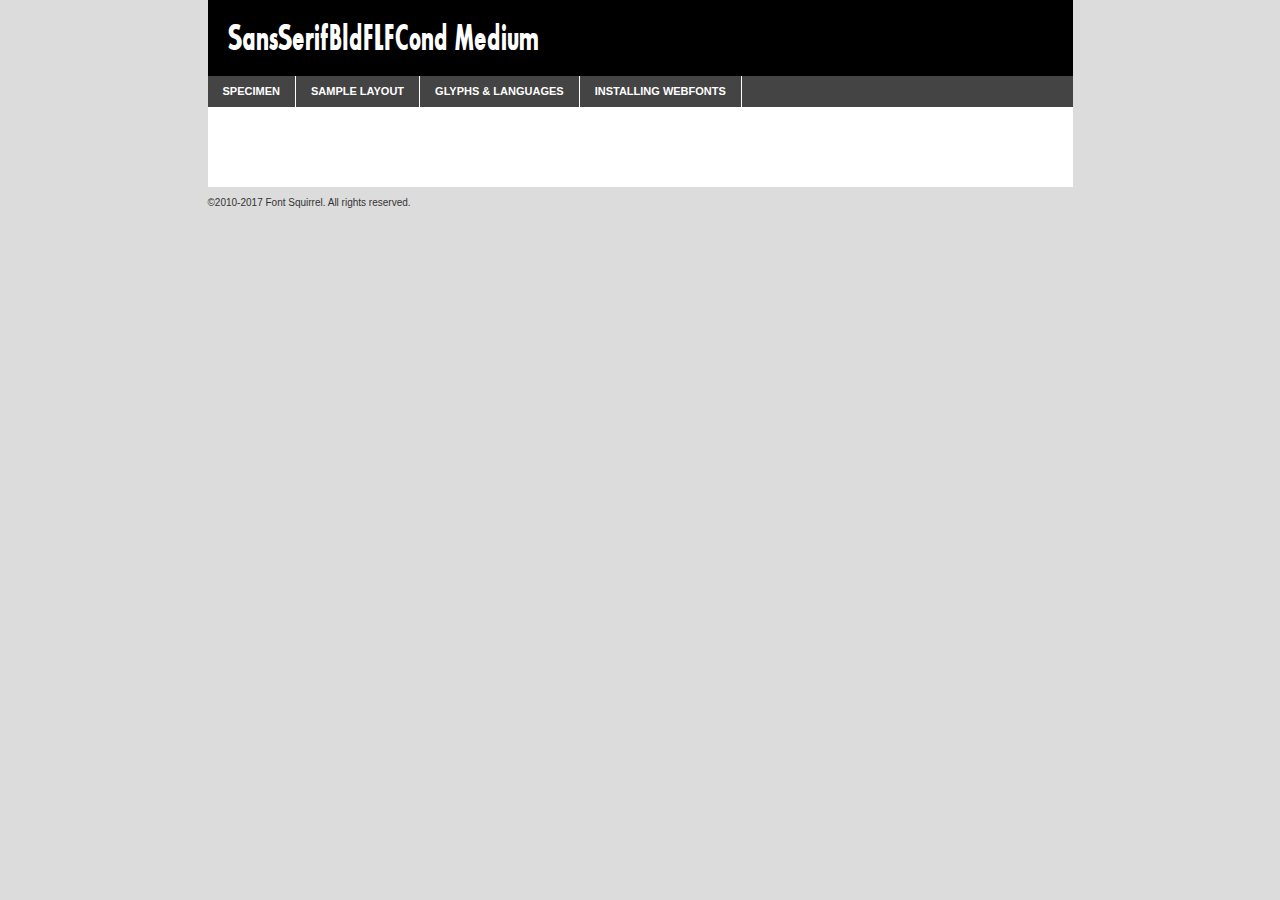
<file: site/fonts/sansserif/sansserifbldflfcond-demo.html>
<!DOCTYPE html PUBLIC "-//W3C//DTD XHTML 1.0 Transitional//EN"
	"http://www.w3.org/TR/xhtml1/DTD/xhtml1-transitional.dtd">

<html xmlns="http://www.w3.org/1999/xhtml" xml:lang="en" lang="en">
<head>
	<meta http-equiv="Content-Type" content="text/html; charset=utf-8" />
	<script src="http://ajax.googleapis.com/ajax/libs/jquery/1.7.2/jquery.min.js" type="text/javascript" charset="utf-8"></script>
	<script type="text/javascript">
	(function($){$.fn.easyTabs=function(option){var param=jQuery.extend({fadeSpeed:"fast",defaultContent:1,activeClass:'active'},option);$(this).each(function(){var thisId="#"+this.id;if(param.defaultContent==''){param.defaultContent=1;}
	if(typeof param.defaultContent=="number")
	{var defaultTab=$(thisId+" .tabs li:eq("+(param.defaultContent-1)+") a").attr('href').substr(1);}else{var defaultTab=param.defaultContent;}
	$(thisId+" .tabs li a").each(function(){var tabToHide=$(this).attr('href').substr(1);$("#"+tabToHide).addClass('easytabs-tab-content');});hideAll();changeContent(defaultTab);function hideAll(){$(thisId+" .easytabs-tab-content").hide();}
	function changeContent(tabId){hideAll();$(thisId+" .tabs li").removeClass(param.activeClass);$(thisId+" .tabs li a[href=#"+tabId+"]").closest('li').addClass(param.activeClass);if(param.fadeSpeed!="none")
	{$(thisId+" #"+tabId).fadeIn(param.fadeSpeed);}else{$(thisId+" #"+tabId).show();}}
	$(thisId+" .tabs li").click(function(){var tabId=$(this).find('a').attr('href').substr(1);changeContent(tabId);return false;});});}})(jQuery);
	</script>
	<link rel="stylesheet" href="specimen_files/specimen_stylesheet.css" type="text/css" charset="utf-8" />
	<link rel="stylesheet" href="stylesheet.css" type="text/css" charset="utf-8" />

	<style type="text/css">
					body{
				font-family: 'sansserifbldflfcondmedium';
							}
		</style>

	<title>SansSerifBldFLFCond Medium Specimen</title>
	
	
	<script type="text/javascript" charset="utf-8">
		$(document).ready(function() {
			$('#container').easyTabs({defaultContent:1});
		});
	</script>
</head>

<body>
<div id="container">
	<div id="header">
		SansSerifBldFLFCond Medium	</div>
	<ul class="tabs">
		<li><a href="#specimen">Specimen</a></li>
		<li><a href="#layout">Sample Layout</a></li>
				<li><a href="#glyphs">Glyphs &amp; Languages</a></li>
		<li><a href="#installing">Installing Webfonts</a></li>
		
	</ul>
	
	<div id="main_content">

		
			<div id="specimen">
		
				<div class="section">
					<div class="grid12 firstcol">
						<div class="huge">AaBb</div>
					</div>
				</div>
		
				<div class="section">
					<div class="glyph_range">A&#x200B;B&#x200b;C&#x200b;D&#x200b;E&#x200b;F&#x200b;G&#x200b;H&#x200b;I&#x200b;J&#x200b;K&#x200b;L&#x200b;M&#x200b;N&#x200b;O&#x200b;P&#x200b;Q&#x200b;R&#x200b;S&#x200b;T&#x200b;U&#x200b;V&#x200b;W&#x200b;X&#x200b;Y&#x200b;Z&#x200b;a&#x200b;b&#x200b;c&#x200b;d&#x200b;e&#x200b;f&#x200b;g&#x200b;h&#x200b;i&#x200b;j&#x200b;k&#x200b;l&#x200b;m&#x200b;n&#x200b;o&#x200b;p&#x200b;q&#x200b;r&#x200b;s&#x200b;t&#x200b;u&#x200b;v&#x200b;w&#x200b;x&#x200b;y&#x200b;z&#x200b;1&#x200b;2&#x200b;3&#x200b;4&#x200b;5&#x200b;6&#x200b;7&#x200b;8&#x200b;9&#x200b;0&#x200b;&amp;&#x200b;.&#x200b;,&#x200b;?&#x200b;!&#x200b;&#64;&#x200b;(&#x200b;)&#x200b;#&#x200b;$&#x200b;%&#x200b;*&#x200b;+&#x200b;-&#x200b;=&#x200b;:&#x200b;;</div>
				</div>
				<div class="section">
					<div class="grid12 firstcol">
						<table class="sample_table">
							<tr><td>10</td><td class="size10">abcdefghijklmnopqrstuvwxyzABCDEFGHIJKLMNOPQRSTUVWXYZ0123456789abcdefghijklmnopqrstuvwxyzABCDEFGHIJKLMNOPQRSTUVWXYZ0123456789abcdefghijklmnopqrstuvwxyzABCDEFGHIJKLMNOPQRSTUVWXYZ</td></tr>
							<tr><td>11</td><td class="size11">abcdefghijklmnopqrstuvwxyzABCDEFGHIJKLMNOPQRSTUVWXYZ0123456789abcdefghijklmnopqrstuvwxyzABCDEFGHIJKLMNOPQRSTUVWXYZ0123456789abcdefghijklmnopqrstuvwxyzABCDEFGHIJKLMNOPQRSTUVWXYZ</td></tr>
							<tr><td>12</td><td class="size12">abcdefghijklmnopqrstuvwxyzABCDEFGHIJKLMNOPQRSTUVWXYZ0123456789abcdefghijklmnopqrstuvwxyzABCDEFGHIJKLMNOPQRSTUVWXYZ0123456789abcdefghijklmnopqrstuvwxyzABCDEFGHIJKLMNOPQRSTUVWXYZ</td></tr>
							<tr><td>13</td><td class="size13">abcdefghijklmnopqrstuvwxyzABCDEFGHIJKLMNOPQRSTUVWXYZ0123456789abcdefghijklmnopqrstuvwxyzABCDEFGHIJKLMNOPQRSTUVWXYZ0123456789abcdefghijklmnopqrstuvwxyzABCDEFGHIJKLMNOPQRSTUVWXYZ</td></tr>
							<tr><td>14</td><td class="size14">abcdefghijklmnopqrstuvwxyzABCDEFGHIJKLMNOPQRSTUVWXYZ0123456789abcdefghijklmnopqrstuvwxyzABCDEFGHIJKLMNOPQRSTUVWXYZ0123456789abcdefghijklmnopqrstuvwxyzABCDEFGHIJKLMNOPQRSTUVWXYZ</td></tr>
							<tr><td>16</td><td class="size16">abcdefghijklmnopqrstuvwxyzABCDEFGHIJKLMNOPQRSTUVWXYZ0123456789abcdefghijklmnopqrstuvwxyzABCDEFGHIJKLMNOPQRSTUVWXYZ</td></tr>
							<tr><td>18</td><td class="size18">abcdefghijklmnopqrstuvwxyzABCDEFGHIJKLMNOPQRSTUVWXYZ0123456789abcdefghijklmnopqrstuvwxyzABCDEFGHIJKLMNOPQRSTUVWXYZ</td></tr>
							<tr><td>20</td><td class="size20">abcdefghijklmnopqrstuvwxyzABCDEFGHIJKLMNOPQRSTUVWXYZ0123456789abcdefghijklmnopqrstuvwxyzABCDEFGHIJKLMNOPQRSTUVWXYZ</td></tr>
							<tr><td>24</td><td class="size24">abcdefghijklmnopqrstuvwxyzABCDEFGHIJKLMNOPQRSTUVWXYZ0123456789abcdefghijklmnopqrstuvwxyzABCDEFGHIJKLMNOPQRSTUVWXYZ</td></tr>
							<tr><td>30</td><td class="size30">abcdefghijklmnopqrstuvwxyzABCDEFGHIJKLMNOPQRSTUVWXYZ0123456789abcdefghijklmnopqrstuvwxyzABCDEFGHIJKLMNOPQRSTUVWXYZ</td></tr>
							<tr><td>36</td><td class="size36">abcdefghijklmnopqrstuvwxyzABCDEFGHIJKLMNOPQRSTUVWXYZ0123456789abcdefghijklmnopqrstuvwxyzABCDEFGHIJKLMNOPQRSTUVWXYZ</td></tr>
							<tr><td>48</td><td class="size48">abcdefghijklmnopqrstuvwxyzABCDEFGHIJKLMNOPQRSTUVWXYZ0123456789abcdefghijklmnopqrstuvwxyzABCDEFGHIJKLMNOPQRSTUVWXYZ</td></tr>
							<tr><td>60</td><td class="size60">abcdefghijklmnopqrstuvwxyzABCDEFGHIJKLMNOPQRSTUVWXYZ0123456789abcdefghijklmnopqrstuvwxyzABCDEFGHIJKLMNOPQRSTUVWXYZ</td></tr>
							<tr><td>72</td><td class="size72">abcdefghijklmnopqrstuvwxyzABCDEFGHIJKLMNOPQRSTUVWXYZ0123456789abcdefghijklmnopqrstuvwxyzABCDEFGHIJKLMNOPQRSTUVWXYZ</td></tr>
							<tr><td>90</td><td class="size90">abcdefghijklmnopqrstuvwxyzABCDEFGHIJKLMNOPQRSTUVWXYZ0123456789abcdefghijklmnopqrstuvwxyzABCDEFGHIJKLMNOPQRSTUVWXYZ</td></tr>
						</table>
				
					</div>
			
				</div>
		
		
		
								<div class="section" id="bodycomparison">


										<div id="xheight">
				<div class="fontbody">&#x25FC;&#x25FC;&#x25FC;&#x25FC;&#x25FC;&#x25FC;&#x25FC;&#x25FC;&#x25FC;&#x25FC;&#x25FC;&#x25FC;&#x25FC;&#x25FC;&#x25FC;&#x25FC;&#x25FC;&#x25FC;&#x25FC;&#x25FC;&#x25FC;&#x25FC;&#x25FC;&#x25FC;&#x25FC;&#x25FC;&#x25FC;&#x25FC;&#x25FC;&#x25FC;&#x25FC;&#x25FC;&#x25FC;&#x25FC;&#x25FC;&#x25FC;&#x25FC;&#x25FC;&#x25FC;&#x25FC;&#x25FC;&#x25FC;&#x25FC;&#x25FC;&#x25FC;&#x25FC;&#x25FC;&#x25FC;&#x25FC;&#x25FC;&#x25FC;&#x25FC;&#x25FC;&#x25FC;&#x25FC;&#x25FC;&#x25FC;&#x25FC;&#x25FC;&#x25FC;&#x25FC;&#x25FC;&#x25FC;&#x25FC;&#x25FC;&#x25FC;&#x25FC;&#x25FC;&#x25FC;&#x25FC;&#x25FC;&#x25FC;&#x25FC;&#x25FC;&#x25FC;&#x25FC;&#x25FC;&#x25FC;&#x25FC;&#x25FC;&#x25FC;&#x25FC;&#x25FC;&#x25FC;&#x25FC;&#x25FC;&#x25FC;&#x25FC;&#x25FC;&#x25FC;&#x25FC;&#x25FC;&#x25FC;&#x25FC;&#x25FC;&#x25FC;&#x25FC;&#x25FC;&#x25FC;body</div><div class="arialbody">body</div><div class="verdanabody">body</div><div class="georgiabody">body</div></div>
										<div class="fontbody" style="z-index:1">
											body<span>SansSerifBldFLFCond Medium</span>
										</div>
										<div class="arialbody" style="z-index:1">
											body<span>Arial</span>
										</div>
										<div class="verdanabody" style="z-index:1">
											body<span>Verdana</span>
										</div>
										<div class="georgiabody" style="z-index:1">
											body<span>Georgia</span>
										</div>



								</div>
		
		
				<div class="section psample psample_row1" id="">
					
					<div class="grid2 firstcol">
						<p class="size10"><span>10.</span>Aenean lacinia bibendum nulla sed consectetur. Fusce dapibus, tellus ac cursus commodo, tortor mauris condimentum nibh, ut fermentum massa justo sit amet risus. Nullam id dolor id nibh ultricies vehicula ut id elit. Cum sociis natoque penatibus et magnis dis parturient montes, nascetur ridiculus mus. Nulla vitae elit libero, a pharetra augue.</p>
			
					</div>
					<div class="grid3">
						<p class="size11"><span>11.</span>Aenean lacinia bibendum nulla sed consectetur. Fusce dapibus, tellus ac cursus commodo, tortor mauris condimentum nibh, ut fermentum massa justo sit amet risus. Nullam id dolor id nibh ultricies vehicula ut id elit. Cum sociis natoque penatibus et magnis dis parturient montes, nascetur ridiculus mus. Nulla vitae elit libero, a pharetra augue.</p>
			
					</div>
					<div class="grid3">
						<p class="size12"><span>12.</span>Aenean lacinia bibendum nulla sed consectetur. Fusce dapibus, tellus ac cursus commodo, tortor mauris condimentum nibh, ut fermentum massa justo sit amet risus. Nullam id dolor id nibh ultricies vehicula ut id elit. Cum sociis natoque penatibus et magnis dis parturient montes, nascetur ridiculus mus. Nulla vitae elit libero, a pharetra augue.</p>
			
					</div>
					<div class="grid4">
						<p class="size13"><span>13.</span>Aenean lacinia bibendum nulla sed consectetur. Fusce dapibus, tellus ac cursus commodo, tortor mauris condimentum nibh, ut fermentum massa justo sit amet risus. Nullam id dolor id nibh ultricies vehicula ut id elit. Cum sociis natoque penatibus et magnis dis parturient montes, nascetur ridiculus mus. Nulla vitae elit libero, a pharetra augue.</p>
			
					</div>
					<div class="white_blend"></div>
					
				</div>
				<div class="section psample psample_row2" id="">
					<div class="grid3 firstcol">
						<p class="size14"><span>14.</span>Aenean lacinia bibendum nulla sed consectetur. Fusce dapibus, tellus ac cursus commodo, tortor mauris condimentum nibh, ut fermentum massa justo sit amet risus. Nullam id dolor id nibh ultricies vehicula ut id elit. Cum sociis natoque penatibus et magnis dis parturient montes, nascetur ridiculus mus. Nulla vitae elit libero, a pharetra augue.</p>
			
					</div>
					<div class="grid4">
						<p class="size16"><span>16.</span>Aenean lacinia bibendum nulla sed consectetur. Fusce dapibus, tellus ac cursus commodo, tortor mauris condimentum nibh, ut fermentum massa justo sit amet risus. Nullam id dolor id nibh ultricies vehicula ut id elit. Cum sociis natoque penatibus et magnis dis parturient montes, nascetur ridiculus mus. Nulla vitae elit libero, a pharetra augue.</p>
			
					</div>
					<div class="grid5">
						<p class="size18"><span>18.</span>Aenean lacinia bibendum nulla sed consectetur. Fusce dapibus, tellus ac cursus commodo, tortor mauris condimentum nibh, ut fermentum massa justo sit amet risus. Nullam id dolor id nibh ultricies vehicula ut id elit. Cum sociis natoque penatibus et magnis dis parturient montes, nascetur ridiculus mus. Nulla vitae elit libero, a pharetra augue.</p>
			
					</div>

					<div class="white_blend"></div>

				</div>
				
				<div class="section psample psample_row3" id="">
					<div class="grid5 firstcol">
						<p class="size20"><span>20.</span>Aenean lacinia bibendum nulla sed consectetur. Fusce dapibus, tellus ac cursus commodo, tortor mauris condimentum nibh, ut fermentum massa justo sit amet risus. Nullam id dolor id nibh ultricies vehicula ut id elit. Cum sociis natoque penatibus et magnis dis parturient montes, nascetur ridiculus mus. Nulla vitae elit libero, a pharetra augue.</p>
					</div>
					<div class="grid7">
						<p class="size24"><span>24.</span>Aenean lacinia bibendum nulla sed consectetur. Fusce dapibus, tellus ac cursus commodo, tortor mauris condimentum nibh, ut fermentum massa justo sit amet risus. Nullam id dolor id nibh ultricies vehicula ut id elit. Cum sociis natoque penatibus et magnis dis parturient montes, nascetur ridiculus mus. Nulla vitae elit libero, a pharetra augue.</p>
					</div>
					
					<div class="white_blend"></div>
					
				</div>
				
				<div class="section psample psample_row4" id="">
					<div class="grid12 firstcol">
						<p class="size30"><span>30.</span>Aenean lacinia bibendum nulla sed consectetur. Fusce dapibus, tellus ac cursus commodo, tortor mauris condimentum nibh, ut fermentum massa justo sit amet risus. Nullam id dolor id nibh ultricies vehicula ut id elit. Cum sociis natoque penatibus et magnis dis parturient montes, nascetur ridiculus mus. Nulla vitae elit libero, a pharetra augue.</p>
					</div>
					<div class="white_blend"></div>
					
				</div>
				
				
				
				<div class="section psample psample_row1 fullreverse">
					<div class="grid2 firstcol">
						<p class="size10"><span>10.</span>Aenean lacinia bibendum nulla sed consectetur. Fusce dapibus, tellus ac cursus commodo, tortor mauris condimentum nibh, ut fermentum massa justo sit amet risus. Nullam id dolor id nibh ultricies vehicula ut id elit. Cum sociis natoque penatibus et magnis dis parturient montes, nascetur ridiculus mus. Nulla vitae elit libero, a pharetra augue.</p>
			
					</div>
					<div class="grid3">
						<p class="size11"><span>11.</span>Aenean lacinia bibendum nulla sed consectetur. Fusce dapibus, tellus ac cursus commodo, tortor mauris condimentum nibh, ut fermentum massa justo sit amet risus. Nullam id dolor id nibh ultricies vehicula ut id elit. Cum sociis natoque penatibus et magnis dis parturient montes, nascetur ridiculus mus. Nulla vitae elit libero, a pharetra augue.</p>
			
					</div>
					<div class="grid3">
						<p class="size12"><span>12.</span>Aenean lacinia bibendum nulla sed consectetur. Fusce dapibus, tellus ac cursus commodo, tortor mauris condimentum nibh, ut fermentum massa justo sit amet risus. Nullam id dolor id nibh ultricies vehicula ut id elit. Cum sociis natoque penatibus et magnis dis parturient montes, nascetur ridiculus mus. Nulla vitae elit libero, a pharetra augue.</p>
			
					</div>
					<div class="grid4">
						<p class="size13"><span>13.</span>Aenean lacinia bibendum nulla sed consectetur. Fusce dapibus, tellus ac cursus commodo, tortor mauris condimentum nibh, ut fermentum massa justo sit amet risus. Nullam id dolor id nibh ultricies vehicula ut id elit. Cum sociis natoque penatibus et magnis dis parturient montes, nascetur ridiculus mus. Nulla vitae elit libero, a pharetra augue.</p>
			
					</div>
					<div class="black_blend"></div>
					
				</div>
				
				<div class="section psample psample_row2 fullreverse">
					<div class="grid3 firstcol">
						<p class="size14"><span>14.</span>Aenean lacinia bibendum nulla sed consectetur. Fusce dapibus, tellus ac cursus commodo, tortor mauris condimentum nibh, ut fermentum massa justo sit amet risus. Nullam id dolor id nibh ultricies vehicula ut id elit. Cum sociis natoque penatibus et magnis dis parturient montes, nascetur ridiculus mus. Nulla vitae elit libero, a pharetra augue.</p>
			
					</div>
					<div class="grid4">
						<p class="size16"><span>16.</span>Aenean lacinia bibendum nulla sed consectetur. Fusce dapibus, tellus ac cursus commodo, tortor mauris condimentum nibh, ut fermentum massa justo sit amet risus. Nullam id dolor id nibh ultricies vehicula ut id elit. Cum sociis natoque penatibus et magnis dis parturient montes, nascetur ridiculus mus. Nulla vitae elit libero, a pharetra augue.</p>
			
					</div>
					<div class="grid5">
						<p class="size18"><span>18.</span>Aenean lacinia bibendum nulla sed consectetur. Fusce dapibus, tellus ac cursus commodo, tortor mauris condimentum nibh, ut fermentum massa justo sit amet risus. Nullam id dolor id nibh ultricies vehicula ut id elit. Cum sociis natoque penatibus et magnis dis parturient montes, nascetur ridiculus mus. Nulla vitae elit libero, a pharetra augue.</p>
			
					</div>
					<div class="black_blend"></div>

				</div>
				
				<div class="section psample fullreverse psample_row3" id="">
					<div class="grid5 firstcol">
						<p class="size20"><span>20.</span>Aenean lacinia bibendum nulla sed consectetur. Fusce dapibus, tellus ac cursus commodo, tortor mauris condimentum nibh, ut fermentum massa justo sit amet risus. Nullam id dolor id nibh ultricies vehicula ut id elit. Cum sociis natoque penatibus et magnis dis parturient montes, nascetur ridiculus mus. Nulla vitae elit libero, a pharetra augue.</p>
					</div>
					<div class="grid7">
						<p class="size24"><span>24.</span>Aenean lacinia bibendum nulla sed consectetur. Fusce dapibus, tellus ac cursus commodo, tortor mauris condimentum nibh, ut fermentum massa justo sit amet risus. Nullam id dolor id nibh ultricies vehicula ut id elit. Cum sociis natoque penatibus et magnis dis parturient montes, nascetur ridiculus mus. Nulla vitae elit libero, a pharetra augue.</p>
					</div>
					
					<div class="black_blend"></div>
					
				</div>
				
				<div class="section psample fullreverse psample_row4" id="" style="border-bottom: 20px #000 solid;">
					<div class="grid12 firstcol">
						<p class="size30"><span>30.</span>Aenean lacinia bibendum nulla sed consectetur. Fusce dapibus, tellus ac cursus commodo, tortor mauris condimentum nibh, ut fermentum massa justo sit amet risus. Nullam id dolor id nibh ultricies vehicula ut id elit. Cum sociis natoque penatibus et magnis dis parturient montes, nascetur ridiculus mus. Nulla vitae elit libero, a pharetra augue.</p>
					</div>
					<div class="black_blend"></div>
					
				</div>
				
				
				
				
			</div>
			
			<div id="layout">
				
				<div class="section">
					
					<div class="grid12 firstcol">
						<h1>Lorem Ipsum Dolor</h1>
						<h2>Etiam porta sem malesuada magna mollis euismod</h2>
						
						<p class="byline">By <a href="#link">Aenean Lacinia</a></p>
					</div>
				</div>
				<div class="section">
					<div class="grid8 firstcol">
						<p class="large">Donec sed odio dui. Morbi leo risus, porta ac consectetur ac, vestibulum at eros. Fusce dapibus, tellus ac cursus commodo, tortor mauris condimentum nibh, ut fermentum massa justo sit amet risus. </p>

						
						<h3>Pellentesque ornare sem</h3>

						<p>Maecenas sed diam eget risus varius blandit sit amet non magna. Maecenas faucibus mollis interdum. Donec ullamcorper nulla non metus auctor fringilla. Nullam id dolor id nibh ultricies vehicula ut id elit. Nullam id dolor id nibh ultricies vehicula ut id elit. </p>

						<p>Aenean eu leo quam. Pellentesque ornare sem lacinia quam venenatis vestibulum. Lorem ipsum dolor sit amet, consectetur adipiscing elit. Cum sociis natoque penatibus et magnis dis parturient montes, nascetur ridiculus mus. </p>

						<p>Nulla vitae elit libero, a pharetra augue. Praesent commodo cursus magna, vel scelerisque nisl consectetur et. Aenean lacinia bibendum nulla sed consectetur. </p>

						<p>Nullam quis risus eget urna mollis ornare vel eu leo. Nullam quis risus eget urna mollis ornare vel eu leo. Maecenas sed diam eget risus varius blandit sit amet non magna. Donec ullamcorper nulla non metus auctor fringilla. </p>

						<h3>Cras mattis consectetur</h3>

						<p>Aenean eu leo quam. Pellentesque ornare sem lacinia quam venenatis vestibulum. Aenean lacinia bibendum nulla sed consectetur. Integer posuere erat a ante venenatis dapibus posuere velit aliquet. Cras mattis consectetur purus sit amet fermentum. </p>

						<p>Nullam id dolor id nibh ultricies vehicula ut id elit. Nullam quis risus eget urna mollis ornare vel eu leo. Cras mattis consectetur purus sit amet fermentum.</p>
					</div>
					
					<div class="grid4 sidebar">
						
						<div class="box reverse">
							<p class="last">Nullam quis risus eget urna mollis ornare vel eu leo. Donec ullamcorper nulla non metus auctor fringilla. Cras mattis consectetur purus sit amet fermentum. Sed posuere consectetur est at lobortis. Lorem ipsum dolor sit amet, consectetur adipiscing elit. </p>
						</div>
						
						<p class="caption">Maecenas sed diam eget risus varius.</p>

						<p>Vestibulum id ligula porta felis euismod semper. Integer posuere erat a ante venenatis dapibus posuere velit aliquet. Vestibulum id ligula porta felis euismod semper. Sed posuere consectetur est at lobortis. Maecenas sed diam eget risus varius blandit sit amet non magna. Fusce dapibus, tellus ac cursus commodo, tortor mauris condimentum nibh, ut fermentum massa justo sit amet risus. </p>

					

						<p>Duis mollis, est non commodo luctus, nisi erat porttitor ligula, eget lacinia odio sem nec elit. Aenean lacinia bibendum nulla sed consectetur. Vivamus sagittis lacus vel augue laoreet rutrum faucibus dolor auctor. Aenean lacinia bibendum nulla sed consectetur. Nullam quis risus eget urna mollis ornare vel eu leo. </p>

						<p>Praesent commodo cursus magna, vel scelerisque nisl consectetur et. Donec ullamcorper nulla non metus auctor fringilla. Maecenas faucibus mollis interdum. Fusce dapibus, tellus ac cursus commodo, tortor mauris condimentum nibh, ut fermentum massa justo sit amet risus. </p>

					</div>
				</div>
				
			</div>


			



		<div id="glyphs">
			<div class="section">
				<div class="grid12 firstcol">
			
				<h1>Language Support</h1>
				<p>The subset of SansSerifBldFLFCond Medium in this kit supports the following languages:<br />
			
					Albanian, Basque, Breton, Chamorro, Danish, Dutch, English, Faroese, Finnish, French, Frisian, Galician, German, Icelandic, Italian, Malagasy, Norwegian, Portuguese, Spanish, Alsatian, Aragonese, Arapaho, Arrernte, Asturian, Aymara, Bislama, Cebuano, Corsican, Fijian, French_creole, Genoese, Gilbertese, Greenlandic, Haitian_creole, Hiligaynon, Hmong, Hopi, Ibanag, Iloko_ilokano, Indonesian, Interglossa_glosa, Interlingua, Irish_gaelic, Jerriais, Lojban, Lombard, Luxembourgeois, Manx, Mohawk, Norfolk_pitcairnese, Occitan, Oromo, Pangasinan, Papiamento, Piedmontese, Potawatomi, Rhaeto-romance, Romansh, Rotokas, Sami_lule, Samoan, Sardinian, Scots_gaelic, Seychelles_creole, Shona, Sicilian, Somali, Southern_ndebele, Swahili, Swati_swazi, Tagalog_filipino_pilipino, Tetum, Tok_pisin, Uyghur_latinized, Volapuk, Walloon, Warlpiri, Xhosa, Yapese, Zulu, Latinbasic, Ubasic, Demo				</p>
				<h1>Glyph Chart</h1>
				<p>The subset of SansSerifBldFLFCond Medium in this kit includes all the glyphs listed below. Unicode entities are included above each glyph to help you insert individual characters into your layout.</p>
				<div id="glyph_chart">
			
																				 <div><p>&amp;#32;</p>&#32;</div>
																				 <div><p>&amp;#33;</p>&#33;</div>
																				 <div><p>&amp;#34;</p>&#34;</div>
																				 <div><p>&amp;#35;</p>&#35;</div>
																				 <div><p>&amp;#36;</p>&#36;</div>
																				 <div><p>&amp;#37;</p>&#37;</div>
																				 <div><p>&amp;#38;</p>&#38;</div>
																				 <div><p>&amp;#39;</p>&#39;</div>
																				 <div><p>&amp;#40;</p>&#40;</div>
																				 <div><p>&amp;#41;</p>&#41;</div>
																				 <div><p>&amp;#42;</p>&#42;</div>
																				 <div><p>&amp;#43;</p>&#43;</div>
																				 <div><p>&amp;#44;</p>&#44;</div>
																				 <div><p>&amp;#45;</p>&#45;</div>
																				 <div><p>&amp;#46;</p>&#46;</div>
																				 <div><p>&amp;#47;</p>&#47;</div>
																				 <div><p>&amp;#48;</p>&#48;</div>
																				 <div><p>&amp;#49;</p>&#49;</div>
																				 <div><p>&amp;#50;</p>&#50;</div>
																				 <div><p>&amp;#51;</p>&#51;</div>
																				 <div><p>&amp;#52;</p>&#52;</div>
																				 <div><p>&amp;#53;</p>&#53;</div>
																				 <div><p>&amp;#54;</p>&#54;</div>
																				 <div><p>&amp;#55;</p>&#55;</div>
																				 <div><p>&amp;#56;</p>&#56;</div>
																				 <div><p>&amp;#57;</p>&#57;</div>
																				 <div><p>&amp;#58;</p>&#58;</div>
																				 <div><p>&amp;#59;</p>&#59;</div>
																				 <div><p>&amp;#60;</p>&#60;</div>
																				 <div><p>&amp;#61;</p>&#61;</div>
																				 <div><p>&amp;#62;</p>&#62;</div>
																				 <div><p>&amp;#63;</p>&#63;</div>
																				 <div><p>&amp;#64;</p>&#64;</div>
																				 <div><p>&amp;#65;</p>&#65;</div>
																				 <div><p>&amp;#66;</p>&#66;</div>
																				 <div><p>&amp;#67;</p>&#67;</div>
																				 <div><p>&amp;#68;</p>&#68;</div>
																				 <div><p>&amp;#69;</p>&#69;</div>
																				 <div><p>&amp;#70;</p>&#70;</div>
																				 <div><p>&amp;#71;</p>&#71;</div>
																				 <div><p>&amp;#72;</p>&#72;</div>
																				 <div><p>&amp;#73;</p>&#73;</div>
																				 <div><p>&amp;#74;</p>&#74;</div>
																				 <div><p>&amp;#75;</p>&#75;</div>
																				 <div><p>&amp;#76;</p>&#76;</div>
																				 <div><p>&amp;#77;</p>&#77;</div>
																				 <div><p>&amp;#78;</p>&#78;</div>
																				 <div><p>&amp;#79;</p>&#79;</div>
																				 <div><p>&amp;#80;</p>&#80;</div>
																				 <div><p>&amp;#81;</p>&#81;</div>
																				 <div><p>&amp;#82;</p>&#82;</div>
																				 <div><p>&amp;#83;</p>&#83;</div>
																				 <div><p>&amp;#84;</p>&#84;</div>
																				 <div><p>&amp;#85;</p>&#85;</div>
																				 <div><p>&amp;#86;</p>&#86;</div>
																				 <div><p>&amp;#87;</p>&#87;</div>
																				 <div><p>&amp;#88;</p>&#88;</div>
																				 <div><p>&amp;#89;</p>&#89;</div>
																				 <div><p>&amp;#90;</p>&#90;</div>
																				 <div><p>&amp;#91;</p>&#91;</div>
																				 <div><p>&amp;#92;</p>&#92;</div>
																				 <div><p>&amp;#93;</p>&#93;</div>
																				 <div><p>&amp;#94;</p>&#94;</div>
																				 <div><p>&amp;#95;</p>&#95;</div>
																				 <div><p>&amp;#96;</p>&#96;</div>
																				 <div><p>&amp;#97;</p>&#97;</div>
																				 <div><p>&amp;#98;</p>&#98;</div>
																				 <div><p>&amp;#99;</p>&#99;</div>
																				 <div><p>&amp;#100;</p>&#100;</div>
																				 <div><p>&amp;#101;</p>&#101;</div>
																				 <div><p>&amp;#102;</p>&#102;</div>
																				 <div><p>&amp;#103;</p>&#103;</div>
																				 <div><p>&amp;#104;</p>&#104;</div>
																				 <div><p>&amp;#105;</p>&#105;</div>
																				 <div><p>&amp;#106;</p>&#106;</div>
																				 <div><p>&amp;#107;</p>&#107;</div>
																				 <div><p>&amp;#108;</p>&#108;</div>
																				 <div><p>&amp;#109;</p>&#109;</div>
																				 <div><p>&amp;#110;</p>&#110;</div>
																				 <div><p>&amp;#111;</p>&#111;</div>
																				 <div><p>&amp;#112;</p>&#112;</div>
																				 <div><p>&amp;#113;</p>&#113;</div>
																				 <div><p>&amp;#114;</p>&#114;</div>
																				 <div><p>&amp;#115;</p>&#115;</div>
																				 <div><p>&amp;#116;</p>&#116;</div>
																				 <div><p>&amp;#117;</p>&#117;</div>
																				 <div><p>&amp;#118;</p>&#118;</div>
																				 <div><p>&amp;#119;</p>&#119;</div>
																				 <div><p>&amp;#120;</p>&#120;</div>
																				 <div><p>&amp;#121;</p>&#121;</div>
																				 <div><p>&amp;#122;</p>&#122;</div>
																				 <div><p>&amp;#123;</p>&#123;</div>
																				 <div><p>&amp;#124;</p>&#124;</div>
																				 <div><p>&amp;#125;</p>&#125;</div>
																				 <div><p>&amp;#126;</p>&#126;</div>
																				 <div><p>&amp;#160;</p>&#160;</div>
																				 <div><p>&amp;#161;</p>&#161;</div>
																				 <div><p>&amp;#162;</p>&#162;</div>
																				 <div><p>&amp;#163;</p>&#163;</div>
																				 <div><p>&amp;#165;</p>&#165;</div>
																				 <div><p>&amp;#166;</p>&#166;</div>
																				 <div><p>&amp;#167;</p>&#167;</div>
																				 <div><p>&amp;#168;</p>&#168;</div>
																				 <div><p>&amp;#169;</p>&#169;</div>
																				 <div><p>&amp;#170;</p>&#170;</div>
																				 <div><p>&amp;#171;</p>&#171;</div>
																				 <div><p>&amp;#172;</p>&#172;</div>
																				 <div><p>&amp;#173;</p>&#173;</div>
																				 <div><p>&amp;#174;</p>&#174;</div>
																				 <div><p>&amp;#175;</p>&#175;</div>
																				 <div><p>&amp;#176;</p>&#176;</div>
																				 <div><p>&amp;#177;</p>&#177;</div>
																				 <div><p>&amp;#178;</p>&#178;</div>
																				 <div><p>&amp;#179;</p>&#179;</div>
																				 <div><p>&amp;#180;</p>&#180;</div>
																				 <div><p>&amp;#181;</p>&#181;</div>
																				 <div><p>&amp;#182;</p>&#182;</div>
																				 <div><p>&amp;#183;</p>&#183;</div>
																				 <div><p>&amp;#184;</p>&#184;</div>
																				 <div><p>&amp;#185;</p>&#185;</div>
																				 <div><p>&amp;#186;</p>&#186;</div>
																				 <div><p>&amp;#187;</p>&#187;</div>
																				 <div><p>&amp;#188;</p>&#188;</div>
																				 <div><p>&amp;#189;</p>&#189;</div>
																				 <div><p>&amp;#190;</p>&#190;</div>
																				 <div><p>&amp;#191;</p>&#191;</div>
																				 <div><p>&amp;#192;</p>&#192;</div>
																				 <div><p>&amp;#193;</p>&#193;</div>
																				 <div><p>&amp;#194;</p>&#194;</div>
																				 <div><p>&amp;#195;</p>&#195;</div>
																				 <div><p>&amp;#196;</p>&#196;</div>
																				 <div><p>&amp;#197;</p>&#197;</div>
																				 <div><p>&amp;#198;</p>&#198;</div>
																				 <div><p>&amp;#199;</p>&#199;</div>
																				 <div><p>&amp;#200;</p>&#200;</div>
																				 <div><p>&amp;#201;</p>&#201;</div>
																				 <div><p>&amp;#202;</p>&#202;</div>
																				 <div><p>&amp;#203;</p>&#203;</div>
																				 <div><p>&amp;#204;</p>&#204;</div>
																				 <div><p>&amp;#205;</p>&#205;</div>
																				 <div><p>&amp;#206;</p>&#206;</div>
																				 <div><p>&amp;#207;</p>&#207;</div>
																				 <div><p>&amp;#208;</p>&#208;</div>
																				 <div><p>&amp;#209;</p>&#209;</div>
																				 <div><p>&amp;#210;</p>&#210;</div>
																				 <div><p>&amp;#211;</p>&#211;</div>
																				 <div><p>&amp;#212;</p>&#212;</div>
																				 <div><p>&amp;#213;</p>&#213;</div>
																				 <div><p>&amp;#214;</p>&#214;</div>
																				 <div><p>&amp;#215;</p>&#215;</div>
																				 <div><p>&amp;#216;</p>&#216;</div>
																				 <div><p>&amp;#217;</p>&#217;</div>
																				 <div><p>&amp;#218;</p>&#218;</div>
																				 <div><p>&amp;#219;</p>&#219;</div>
																				 <div><p>&amp;#220;</p>&#220;</div>
																				 <div><p>&amp;#221;</p>&#221;</div>
																				 <div><p>&amp;#222;</p>&#222;</div>
																				 <div><p>&amp;#223;</p>&#223;</div>
																				 <div><p>&amp;#224;</p>&#224;</div>
																				 <div><p>&amp;#225;</p>&#225;</div>
																				 <div><p>&amp;#226;</p>&#226;</div>
																				 <div><p>&amp;#227;</p>&#227;</div>
																				 <div><p>&amp;#228;</p>&#228;</div>
																				 <div><p>&amp;#229;</p>&#229;</div>
																				 <div><p>&amp;#230;</p>&#230;</div>
																				 <div><p>&amp;#231;</p>&#231;</div>
																				 <div><p>&amp;#232;</p>&#232;</div>
																				 <div><p>&amp;#233;</p>&#233;</div>
																				 <div><p>&amp;#234;</p>&#234;</div>
																				 <div><p>&amp;#235;</p>&#235;</div>
																				 <div><p>&amp;#236;</p>&#236;</div>
																				 <div><p>&amp;#237;</p>&#237;</div>
																				 <div><p>&amp;#238;</p>&#238;</div>
																				 <div><p>&amp;#239;</p>&#239;</div>
																				 <div><p>&amp;#240;</p>&#240;</div>
																				 <div><p>&amp;#241;</p>&#241;</div>
																				 <div><p>&amp;#242;</p>&#242;</div>
																				 <div><p>&amp;#243;</p>&#243;</div>
																				 <div><p>&amp;#244;</p>&#244;</div>
																				 <div><p>&amp;#245;</p>&#245;</div>
																				 <div><p>&amp;#246;</p>&#246;</div>
																				 <div><p>&amp;#247;</p>&#247;</div>
																				 <div><p>&amp;#248;</p>&#248;</div>
																				 <div><p>&amp;#249;</p>&#249;</div>
																				 <div><p>&amp;#250;</p>&#250;</div>
																				 <div><p>&amp;#251;</p>&#251;</div>
																				 <div><p>&amp;#252;</p>&#252;</div>
																				 <div><p>&amp;#253;</p>&#253;</div>
																				 <div><p>&amp;#254;</p>&#254;</div>
																				 <div><p>&amp;#255;</p>&#255;</div>
																				 <div><p>&amp;#338;</p>&#338;</div>
																				 <div><p>&amp;#339;</p>&#339;</div>
																				 <div><p>&amp;#376;</p>&#376;</div>
																				 <div><p>&amp;#710;</p>&#710;</div>
																				 <div><p>&amp;#732;</p>&#732;</div>
																				 <div><p>&amp;#8192;</p>&#8192;</div>
																				 <div><p>&amp;#8193;</p>&#8193;</div>
																				 <div><p>&amp;#8194;</p>&#8194;</div>
																				 <div><p>&amp;#8195;</p>&#8195;</div>
																				 <div><p>&amp;#8196;</p>&#8196;</div>
																				 <div><p>&amp;#8197;</p>&#8197;</div>
																				 <div><p>&amp;#8198;</p>&#8198;</div>
																				 <div><p>&amp;#8199;</p>&#8199;</div>
																				 <div><p>&amp;#8200;</p>&#8200;</div>
																				 <div><p>&amp;#8201;</p>&#8201;</div>
																				 <div><p>&amp;#8202;</p>&#8202;</div>
																				 <div><p>&amp;#8208;</p>&#8208;</div>
																				 <div><p>&amp;#8209;</p>&#8209;</div>
																				 <div><p>&amp;#8210;</p>&#8210;</div>
																				 <div><p>&amp;#8211;</p>&#8211;</div>
																				 <div><p>&amp;#8212;</p>&#8212;</div>
																				 <div><p>&amp;#8216;</p>&#8216;</div>
																				 <div><p>&amp;#8217;</p>&#8217;</div>
																				 <div><p>&amp;#8218;</p>&#8218;</div>
																				 <div><p>&amp;#8220;</p>&#8220;</div>
																				 <div><p>&amp;#8221;</p>&#8221;</div>
																				 <div><p>&amp;#8222;</p>&#8222;</div>
																				 <div><p>&amp;#8226;</p>&#8226;</div>
																				 <div><p>&amp;#8230;</p>&#8230;</div>
																				 <div><p>&amp;#8239;</p>&#8239;</div>
																				 <div><p>&amp;#8249;</p>&#8249;</div>
																				 <div><p>&amp;#8250;</p>&#8250;</div>
																				 <div><p>&amp;#8287;</p>&#8287;</div>
																				 <div><p>&amp;#8482;</p>&#8482;</div>
																				 <div><p>&amp;#9724;</p>&#9724;</div>
																				 <div><p>&amp;#64257;</p>&#64257;</div>
																				 <div><p>&amp;#64258;</p>&#64258;</div>
																																																</div>	
				</div>
		
		
			</div>
		</div>
		
		
		<div id="specs">
			
		</div>
	
		<div id="installing">
			<div class="section">
				<div class="grid7 firstcol">
					<h1>Installing Webfonts</h1>
					
					<p>Webfonts are supported by all major browser platforms but not all in the same way. There are currently four different font formats that must be included in order to target all browsers. This includes TTF, WOFF, EOT and SVG.</p>
					
					<h2>1. Upload your webfonts</h2>
					<p>You must upload your webfont kit to your website. They should be in or near the same directory as your CSS files.</p>
					
					<h2>2. Include the webfont stylesheet</h2>
					<p>A special CSS @font-face declaration helps the various browsers select the appropriate font it needs without causing you a bunch of headaches. Learn more about this syntax by reading the <a href="https://www.fontspring.com/blog/further-hardening-of-the-bulletproof-syntax">Fontspring blog post</a> about it. The code for it is as follows:</p>


<code>
@font-face{ 
	font-family: 'MyWebFont';
	src: url('WebFont.eot');
	src: url('WebFont.eot?#iefix') format('embedded-opentype'),
	     url('WebFont.woff') format('woff'),
	     url('WebFont.ttf') format('truetype'),
	     url('WebFont.svg#webfont') format('svg');
}
</code>

	<p>We've already gone ahead and generated the code for you. All you have to do is link to the stylesheet in your HTML, like this:</p>
	<code>&lt;link rel=&quot;stylesheet&quot; href=&quot;stylesheet.css&quot; type=&quot;text/css&quot; charset=&quot;utf-8&quot; /&gt;</code>

					<h2>3. Modify your own stylesheet</h2>
					<p>To take advantage of your new fonts, you must tell your stylesheet to use them. Look at the original @font-face declaration above and find the property called "font-family." The name linked there will be what you use to reference the font. Prepend that webfont name to the font stack in the "font-family" property, inside the selector you want to change. For example:</p>
<code>p { font-family: 'WebFont', Arial, sans-serif; }</code>

<h2>4. Test</h2>
<p>Getting webfonts to work cross-browser <em>can</em> be tricky. Use the information in the sidebar to help you if you find that fonts aren't loading in a particular browser.</p>
				</div>
				
				<div class="grid5 sidebar">
					<div class="box">
						<h2>Troubleshooting<br />Font-Face Problems</h2>
						<p>Having trouble getting your webfonts to load in your new website? Here are some tips to sort out what might be the problem.</p>

						<h3>Fonts not showing in any browser</h3>

						<p>This sounds like you need to work on the plumbing. You either did not upload the fonts to the correct directory, or you did not link the fonts properly in the CSS. If you've confirmed that all this is correct and you still have a problem, take a look at your .htaccess file and see if requests are getting intercepted.</p>

						<h3>Fonts not loading in iPhone or iPad</h3>

						<p>The most common problem here is that you are serving the fonts from an IIS server. IIS refuses to serve files that have unknown MIME types. If that is the case, you must set the MIME type for SVG to "image/svg+xml" in the server settings. Follow these instructions from Microsoft if you need help.</p>

						<h3>Fonts not loading in Firefox</h3>

						<p>The primary reason for this failure? You are still using a version Firefox older than 3.5. So upgrade already! If that isn't it, then you are very likely serving fonts from a different domain. Firefox requires that all font assets be served from the same domain. Lastly it is possible that you need to add WOFF to your list of MIME types (if you are serving via IIS.)</p>

						<h3>Fonts not loading in IE</h3>

						<p>Are you looking at Internet Explorer on an actual Windows machine or are you cheating by using a service like Adobe BrowserLab? Many of these screenshot services do not render @font-face for IE. Best to test it on a real machine.</p>

						<h3>Fonts not loading in IE9</h3>

						<p>IE9, like Firefox, requires that fonts be served from the same domain as the website. Make sure that is the case.</p>
					</div>
				</div>
			</div>
			
		</div>
	
	</div>
	<div id="footer">
		<p>&copy;2010-2017 Font Squirrel. All rights reserved.</p>
	</div>
</div>
</body>
</html>
</file>
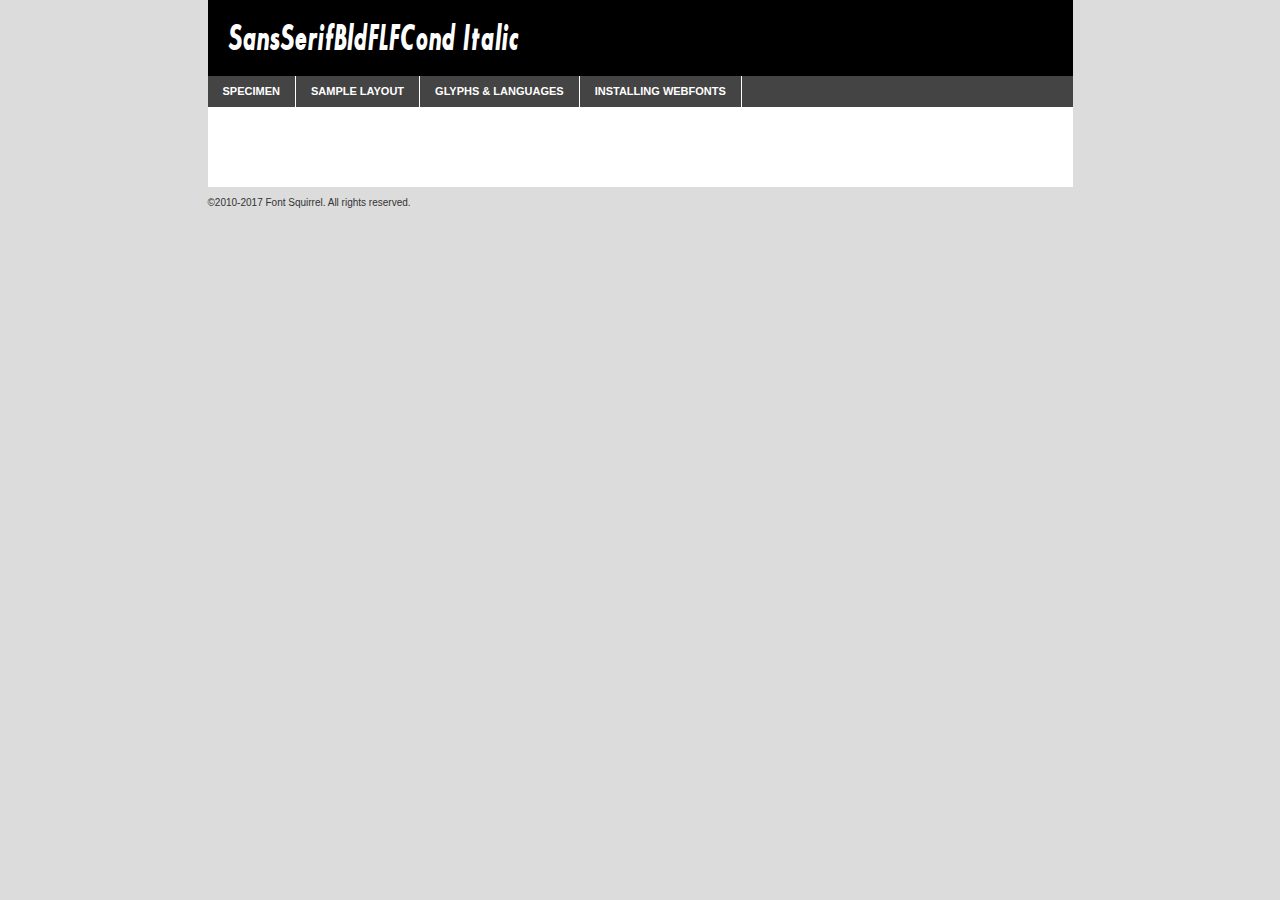
<file: site/fonts/sansserif/sansserifbldflfcond-italic-demo.html>
<!DOCTYPE html PUBLIC "-//W3C//DTD XHTML 1.0 Transitional//EN"
	"http://www.w3.org/TR/xhtml1/DTD/xhtml1-transitional.dtd">

<html xmlns="http://www.w3.org/1999/xhtml" xml:lang="en" lang="en">
<head>
	<meta http-equiv="Content-Type" content="text/html; charset=utf-8" />
	<script src="http://ajax.googleapis.com/ajax/libs/jquery/1.7.2/jquery.min.js" type="text/javascript" charset="utf-8"></script>
	<script type="text/javascript">
	(function($){$.fn.easyTabs=function(option){var param=jQuery.extend({fadeSpeed:"fast",defaultContent:1,activeClass:'active'},option);$(this).each(function(){var thisId="#"+this.id;if(param.defaultContent==''){param.defaultContent=1;}
	if(typeof param.defaultContent=="number")
	{var defaultTab=$(thisId+" .tabs li:eq("+(param.defaultContent-1)+") a").attr('href').substr(1);}else{var defaultTab=param.defaultContent;}
	$(thisId+" .tabs li a").each(function(){var tabToHide=$(this).attr('href').substr(1);$("#"+tabToHide).addClass('easytabs-tab-content');});hideAll();changeContent(defaultTab);function hideAll(){$(thisId+" .easytabs-tab-content").hide();}
	function changeContent(tabId){hideAll();$(thisId+" .tabs li").removeClass(param.activeClass);$(thisId+" .tabs li a[href=#"+tabId+"]").closest('li').addClass(param.activeClass);if(param.fadeSpeed!="none")
	{$(thisId+" #"+tabId).fadeIn(param.fadeSpeed);}else{$(thisId+" #"+tabId).show();}}
	$(thisId+" .tabs li").click(function(){var tabId=$(this).find('a').attr('href').substr(1);changeContent(tabId);return false;});});}})(jQuery);
	</script>
	<link rel="stylesheet" href="specimen_files/specimen_stylesheet.css" type="text/css" charset="utf-8" />
	<link rel="stylesheet" href="stylesheet.css" type="text/css" charset="utf-8" />

	<style type="text/css">
					body{
				font-family: 'sansserifbldflfconditalic';
							}
		</style>

	<title>SansSerifBldFLFCond Italic Specimen</title>
	
	
	<script type="text/javascript" charset="utf-8">
		$(document).ready(function() {
			$('#container').easyTabs({defaultContent:1});
		});
	</script>
</head>

<body>
<div id="container">
	<div id="header">
		SansSerifBldFLFCond Italic	</div>
	<ul class="tabs">
		<li><a href="#specimen">Specimen</a></li>
		<li><a href="#layout">Sample Layout</a></li>
				<li><a href="#glyphs">Glyphs &amp; Languages</a></li>
		<li><a href="#installing">Installing Webfonts</a></li>
		
	</ul>
	
	<div id="main_content">

		
			<div id="specimen">
		
				<div class="section">
					<div class="grid12 firstcol">
						<div class="huge">AaBb</div>
					</div>
				</div>
		
				<div class="section">
					<div class="glyph_range">A&#x200B;B&#x200b;C&#x200b;D&#x200b;E&#x200b;F&#x200b;G&#x200b;H&#x200b;I&#x200b;J&#x200b;K&#x200b;L&#x200b;M&#x200b;N&#x200b;O&#x200b;P&#x200b;Q&#x200b;R&#x200b;S&#x200b;T&#x200b;U&#x200b;V&#x200b;W&#x200b;X&#x200b;Y&#x200b;Z&#x200b;a&#x200b;b&#x200b;c&#x200b;d&#x200b;e&#x200b;f&#x200b;g&#x200b;h&#x200b;i&#x200b;j&#x200b;k&#x200b;l&#x200b;m&#x200b;n&#x200b;o&#x200b;p&#x200b;q&#x200b;r&#x200b;s&#x200b;t&#x200b;u&#x200b;v&#x200b;w&#x200b;x&#x200b;y&#x200b;z&#x200b;1&#x200b;2&#x200b;3&#x200b;4&#x200b;5&#x200b;6&#x200b;7&#x200b;8&#x200b;9&#x200b;0&#x200b;&amp;&#x200b;.&#x200b;,&#x200b;?&#x200b;!&#x200b;&#64;&#x200b;(&#x200b;)&#x200b;#&#x200b;$&#x200b;%&#x200b;*&#x200b;+&#x200b;-&#x200b;=&#x200b;:&#x200b;;</div>
				</div>
				<div class="section">
					<div class="grid12 firstcol">
						<table class="sample_table">
							<tr><td>10</td><td class="size10">abcdefghijklmnopqrstuvwxyzABCDEFGHIJKLMNOPQRSTUVWXYZ0123456789abcdefghijklmnopqrstuvwxyzABCDEFGHIJKLMNOPQRSTUVWXYZ0123456789abcdefghijklmnopqrstuvwxyzABCDEFGHIJKLMNOPQRSTUVWXYZ</td></tr>
							<tr><td>11</td><td class="size11">abcdefghijklmnopqrstuvwxyzABCDEFGHIJKLMNOPQRSTUVWXYZ0123456789abcdefghijklmnopqrstuvwxyzABCDEFGHIJKLMNOPQRSTUVWXYZ0123456789abcdefghijklmnopqrstuvwxyzABCDEFGHIJKLMNOPQRSTUVWXYZ</td></tr>
							<tr><td>12</td><td class="size12">abcdefghijklmnopqrstuvwxyzABCDEFGHIJKLMNOPQRSTUVWXYZ0123456789abcdefghijklmnopqrstuvwxyzABCDEFGHIJKLMNOPQRSTUVWXYZ0123456789abcdefghijklmnopqrstuvwxyzABCDEFGHIJKLMNOPQRSTUVWXYZ</td></tr>
							<tr><td>13</td><td class="size13">abcdefghijklmnopqrstuvwxyzABCDEFGHIJKLMNOPQRSTUVWXYZ0123456789abcdefghijklmnopqrstuvwxyzABCDEFGHIJKLMNOPQRSTUVWXYZ0123456789abcdefghijklmnopqrstuvwxyzABCDEFGHIJKLMNOPQRSTUVWXYZ</td></tr>
							<tr><td>14</td><td class="size14">abcdefghijklmnopqrstuvwxyzABCDEFGHIJKLMNOPQRSTUVWXYZ0123456789abcdefghijklmnopqrstuvwxyzABCDEFGHIJKLMNOPQRSTUVWXYZ0123456789abcdefghijklmnopqrstuvwxyzABCDEFGHIJKLMNOPQRSTUVWXYZ</td></tr>
							<tr><td>16</td><td class="size16">abcdefghijklmnopqrstuvwxyzABCDEFGHIJKLMNOPQRSTUVWXYZ0123456789abcdefghijklmnopqrstuvwxyzABCDEFGHIJKLMNOPQRSTUVWXYZ</td></tr>
							<tr><td>18</td><td class="size18">abcdefghijklmnopqrstuvwxyzABCDEFGHIJKLMNOPQRSTUVWXYZ0123456789abcdefghijklmnopqrstuvwxyzABCDEFGHIJKLMNOPQRSTUVWXYZ</td></tr>
							<tr><td>20</td><td class="size20">abcdefghijklmnopqrstuvwxyzABCDEFGHIJKLMNOPQRSTUVWXYZ0123456789abcdefghijklmnopqrstuvwxyzABCDEFGHIJKLMNOPQRSTUVWXYZ</td></tr>
							<tr><td>24</td><td class="size24">abcdefghijklmnopqrstuvwxyzABCDEFGHIJKLMNOPQRSTUVWXYZ0123456789abcdefghijklmnopqrstuvwxyzABCDEFGHIJKLMNOPQRSTUVWXYZ</td></tr>
							<tr><td>30</td><td class="size30">abcdefghijklmnopqrstuvwxyzABCDEFGHIJKLMNOPQRSTUVWXYZ0123456789abcdefghijklmnopqrstuvwxyzABCDEFGHIJKLMNOPQRSTUVWXYZ</td></tr>
							<tr><td>36</td><td class="size36">abcdefghijklmnopqrstuvwxyzABCDEFGHIJKLMNOPQRSTUVWXYZ0123456789abcdefghijklmnopqrstuvwxyzABCDEFGHIJKLMNOPQRSTUVWXYZ</td></tr>
							<tr><td>48</td><td class="size48">abcdefghijklmnopqrstuvwxyzABCDEFGHIJKLMNOPQRSTUVWXYZ0123456789abcdefghijklmnopqrstuvwxyzABCDEFGHIJKLMNOPQRSTUVWXYZ</td></tr>
							<tr><td>60</td><td class="size60">abcdefghijklmnopqrstuvwxyzABCDEFGHIJKLMNOPQRSTUVWXYZ0123456789abcdefghijklmnopqrstuvwxyzABCDEFGHIJKLMNOPQRSTUVWXYZ</td></tr>
							<tr><td>72</td><td class="size72">abcdefghijklmnopqrstuvwxyzABCDEFGHIJKLMNOPQRSTUVWXYZ0123456789abcdefghijklmnopqrstuvwxyzABCDEFGHIJKLMNOPQRSTUVWXYZ</td></tr>
							<tr><td>90</td><td class="size90">abcdefghijklmnopqrstuvwxyzABCDEFGHIJKLMNOPQRSTUVWXYZ0123456789abcdefghijklmnopqrstuvwxyzABCDEFGHIJKLMNOPQRSTUVWXYZ</td></tr>
						</table>
				
					</div>
			
				</div>
		
		
		
								<div class="section" id="bodycomparison">


										<div id="xheight">
				<div class="fontbody">&#x25FC;&#x25FC;&#x25FC;&#x25FC;&#x25FC;&#x25FC;&#x25FC;&#x25FC;&#x25FC;&#x25FC;&#x25FC;&#x25FC;&#x25FC;&#x25FC;&#x25FC;&#x25FC;&#x25FC;&#x25FC;&#x25FC;&#x25FC;&#x25FC;&#x25FC;&#x25FC;&#x25FC;&#x25FC;&#x25FC;&#x25FC;&#x25FC;&#x25FC;&#x25FC;&#x25FC;&#x25FC;&#x25FC;&#x25FC;&#x25FC;&#x25FC;&#x25FC;&#x25FC;&#x25FC;&#x25FC;&#x25FC;&#x25FC;&#x25FC;&#x25FC;&#x25FC;&#x25FC;&#x25FC;&#x25FC;&#x25FC;&#x25FC;&#x25FC;&#x25FC;&#x25FC;&#x25FC;&#x25FC;&#x25FC;&#x25FC;&#x25FC;&#x25FC;&#x25FC;&#x25FC;&#x25FC;&#x25FC;&#x25FC;&#x25FC;&#x25FC;&#x25FC;&#x25FC;&#x25FC;&#x25FC;&#x25FC;&#x25FC;&#x25FC;&#x25FC;&#x25FC;&#x25FC;&#x25FC;&#x25FC;&#x25FC;&#x25FC;&#x25FC;&#x25FC;&#x25FC;&#x25FC;&#x25FC;&#x25FC;&#x25FC;&#x25FC;&#x25FC;&#x25FC;&#x25FC;&#x25FC;&#x25FC;&#x25FC;&#x25FC;&#x25FC;&#x25FC;&#x25FC;&#x25FC;body</div><div class="arialbody">body</div><div class="verdanabody">body</div><div class="georgiabody">body</div></div>
										<div class="fontbody" style="z-index:1">
											body<span>SansSerifBldFLFCond Italic</span>
										</div>
										<div class="arialbody" style="z-index:1">
											body<span>Arial</span>
										</div>
										<div class="verdanabody" style="z-index:1">
											body<span>Verdana</span>
										</div>
										<div class="georgiabody" style="z-index:1">
											body<span>Georgia</span>
										</div>



								</div>
		
		
				<div class="section psample psample_row1" id="">
					
					<div class="grid2 firstcol">
						<p class="size10"><span>10.</span>Aenean lacinia bibendum nulla sed consectetur. Fusce dapibus, tellus ac cursus commodo, tortor mauris condimentum nibh, ut fermentum massa justo sit amet risus. Nullam id dolor id nibh ultricies vehicula ut id elit. Cum sociis natoque penatibus et magnis dis parturient montes, nascetur ridiculus mus. Nulla vitae elit libero, a pharetra augue.</p>
			
					</div>
					<div class="grid3">
						<p class="size11"><span>11.</span>Aenean lacinia bibendum nulla sed consectetur. Fusce dapibus, tellus ac cursus commodo, tortor mauris condimentum nibh, ut fermentum massa justo sit amet risus. Nullam id dolor id nibh ultricies vehicula ut id elit. Cum sociis natoque penatibus et magnis dis parturient montes, nascetur ridiculus mus. Nulla vitae elit libero, a pharetra augue.</p>
			
					</div>
					<div class="grid3">
						<p class="size12"><span>12.</span>Aenean lacinia bibendum nulla sed consectetur. Fusce dapibus, tellus ac cursus commodo, tortor mauris condimentum nibh, ut fermentum massa justo sit amet risus. Nullam id dolor id nibh ultricies vehicula ut id elit. Cum sociis natoque penatibus et magnis dis parturient montes, nascetur ridiculus mus. Nulla vitae elit libero, a pharetra augue.</p>
			
					</div>
					<div class="grid4">
						<p class="size13"><span>13.</span>Aenean lacinia bibendum nulla sed consectetur. Fusce dapibus, tellus ac cursus commodo, tortor mauris condimentum nibh, ut fermentum massa justo sit amet risus. Nullam id dolor id nibh ultricies vehicula ut id elit. Cum sociis natoque penatibus et magnis dis parturient montes, nascetur ridiculus mus. Nulla vitae elit libero, a pharetra augue.</p>
			
					</div>
					<div class="white_blend"></div>
					
				</div>
				<div class="section psample psample_row2" id="">
					<div class="grid3 firstcol">
						<p class="size14"><span>14.</span>Aenean lacinia bibendum nulla sed consectetur. Fusce dapibus, tellus ac cursus commodo, tortor mauris condimentum nibh, ut fermentum massa justo sit amet risus. Nullam id dolor id nibh ultricies vehicula ut id elit. Cum sociis natoque penatibus et magnis dis parturient montes, nascetur ridiculus mus. Nulla vitae elit libero, a pharetra augue.</p>
			
					</div>
					<div class="grid4">
						<p class="size16"><span>16.</span>Aenean lacinia bibendum nulla sed consectetur. Fusce dapibus, tellus ac cursus commodo, tortor mauris condimentum nibh, ut fermentum massa justo sit amet risus. Nullam id dolor id nibh ultricies vehicula ut id elit. Cum sociis natoque penatibus et magnis dis parturient montes, nascetur ridiculus mus. Nulla vitae elit libero, a pharetra augue.</p>
			
					</div>
					<div class="grid5">
						<p class="size18"><span>18.</span>Aenean lacinia bibendum nulla sed consectetur. Fusce dapibus, tellus ac cursus commodo, tortor mauris condimentum nibh, ut fermentum massa justo sit amet risus. Nullam id dolor id nibh ultricies vehicula ut id elit. Cum sociis natoque penatibus et magnis dis parturient montes, nascetur ridiculus mus. Nulla vitae elit libero, a pharetra augue.</p>
			
					</div>

					<div class="white_blend"></div>

				</div>
				
				<div class="section psample psample_row3" id="">
					<div class="grid5 firstcol">
						<p class="size20"><span>20.</span>Aenean lacinia bibendum nulla sed consectetur. Fusce dapibus, tellus ac cursus commodo, tortor mauris condimentum nibh, ut fermentum massa justo sit amet risus. Nullam id dolor id nibh ultricies vehicula ut id elit. Cum sociis natoque penatibus et magnis dis parturient montes, nascetur ridiculus mus. Nulla vitae elit libero, a pharetra augue.</p>
					</div>
					<div class="grid7">
						<p class="size24"><span>24.</span>Aenean lacinia bibendum nulla sed consectetur. Fusce dapibus, tellus ac cursus commodo, tortor mauris condimentum nibh, ut fermentum massa justo sit amet risus. Nullam id dolor id nibh ultricies vehicula ut id elit. Cum sociis natoque penatibus et magnis dis parturient montes, nascetur ridiculus mus. Nulla vitae elit libero, a pharetra augue.</p>
					</div>
					
					<div class="white_blend"></div>
					
				</div>
				
				<div class="section psample psample_row4" id="">
					<div class="grid12 firstcol">
						<p class="size30"><span>30.</span>Aenean lacinia bibendum nulla sed consectetur. Fusce dapibus, tellus ac cursus commodo, tortor mauris condimentum nibh, ut fermentum massa justo sit amet risus. Nullam id dolor id nibh ultricies vehicula ut id elit. Cum sociis natoque penatibus et magnis dis parturient montes, nascetur ridiculus mus. Nulla vitae elit libero, a pharetra augue.</p>
					</div>
					<div class="white_blend"></div>
					
				</div>
				
				
				
				<div class="section psample psample_row1 fullreverse">
					<div class="grid2 firstcol">
						<p class="size10"><span>10.</span>Aenean lacinia bibendum nulla sed consectetur. Fusce dapibus, tellus ac cursus commodo, tortor mauris condimentum nibh, ut fermentum massa justo sit amet risus. Nullam id dolor id nibh ultricies vehicula ut id elit. Cum sociis natoque penatibus et magnis dis parturient montes, nascetur ridiculus mus. Nulla vitae elit libero, a pharetra augue.</p>
			
					</div>
					<div class="grid3">
						<p class="size11"><span>11.</span>Aenean lacinia bibendum nulla sed consectetur. Fusce dapibus, tellus ac cursus commodo, tortor mauris condimentum nibh, ut fermentum massa justo sit amet risus. Nullam id dolor id nibh ultricies vehicula ut id elit. Cum sociis natoque penatibus et magnis dis parturient montes, nascetur ridiculus mus. Nulla vitae elit libero, a pharetra augue.</p>
			
					</div>
					<div class="grid3">
						<p class="size12"><span>12.</span>Aenean lacinia bibendum nulla sed consectetur. Fusce dapibus, tellus ac cursus commodo, tortor mauris condimentum nibh, ut fermentum massa justo sit amet risus. Nullam id dolor id nibh ultricies vehicula ut id elit. Cum sociis natoque penatibus et magnis dis parturient montes, nascetur ridiculus mus. Nulla vitae elit libero, a pharetra augue.</p>
			
					</div>
					<div class="grid4">
						<p class="size13"><span>13.</span>Aenean lacinia bibendum nulla sed consectetur. Fusce dapibus, tellus ac cursus commodo, tortor mauris condimentum nibh, ut fermentum massa justo sit amet risus. Nullam id dolor id nibh ultricies vehicula ut id elit. Cum sociis natoque penatibus et magnis dis parturient montes, nascetur ridiculus mus. Nulla vitae elit libero, a pharetra augue.</p>
			
					</div>
					<div class="black_blend"></div>
					
				</div>
				
				<div class="section psample psample_row2 fullreverse">
					<div class="grid3 firstcol">
						<p class="size14"><span>14.</span>Aenean lacinia bibendum nulla sed consectetur. Fusce dapibus, tellus ac cursus commodo, tortor mauris condimentum nibh, ut fermentum massa justo sit amet risus. Nullam id dolor id nibh ultricies vehicula ut id elit. Cum sociis natoque penatibus et magnis dis parturient montes, nascetur ridiculus mus. Nulla vitae elit libero, a pharetra augue.</p>
			
					</div>
					<div class="grid4">
						<p class="size16"><span>16.</span>Aenean lacinia bibendum nulla sed consectetur. Fusce dapibus, tellus ac cursus commodo, tortor mauris condimentum nibh, ut fermentum massa justo sit amet risus. Nullam id dolor id nibh ultricies vehicula ut id elit. Cum sociis natoque penatibus et magnis dis parturient montes, nascetur ridiculus mus. Nulla vitae elit libero, a pharetra augue.</p>
			
					</div>
					<div class="grid5">
						<p class="size18"><span>18.</span>Aenean lacinia bibendum nulla sed consectetur. Fusce dapibus, tellus ac cursus commodo, tortor mauris condimentum nibh, ut fermentum massa justo sit amet risus. Nullam id dolor id nibh ultricies vehicula ut id elit. Cum sociis natoque penatibus et magnis dis parturient montes, nascetur ridiculus mus. Nulla vitae elit libero, a pharetra augue.</p>
			
					</div>
					<div class="black_blend"></div>

				</div>
				
				<div class="section psample fullreverse psample_row3" id="">
					<div class="grid5 firstcol">
						<p class="size20"><span>20.</span>Aenean lacinia bibendum nulla sed consectetur. Fusce dapibus, tellus ac cursus commodo, tortor mauris condimentum nibh, ut fermentum massa justo sit amet risus. Nullam id dolor id nibh ultricies vehicula ut id elit. Cum sociis natoque penatibus et magnis dis parturient montes, nascetur ridiculus mus. Nulla vitae elit libero, a pharetra augue.</p>
					</div>
					<div class="grid7">
						<p class="size24"><span>24.</span>Aenean lacinia bibendum nulla sed consectetur. Fusce dapibus, tellus ac cursus commodo, tortor mauris condimentum nibh, ut fermentum massa justo sit amet risus. Nullam id dolor id nibh ultricies vehicula ut id elit. Cum sociis natoque penatibus et magnis dis parturient montes, nascetur ridiculus mus. Nulla vitae elit libero, a pharetra augue.</p>
					</div>
					
					<div class="black_blend"></div>
					
				</div>
				
				<div class="section psample fullreverse psample_row4" id="" style="border-bottom: 20px #000 solid;">
					<div class="grid12 firstcol">
						<p class="size30"><span>30.</span>Aenean lacinia bibendum nulla sed consectetur. Fusce dapibus, tellus ac cursus commodo, tortor mauris condimentum nibh, ut fermentum massa justo sit amet risus. Nullam id dolor id nibh ultricies vehicula ut id elit. Cum sociis natoque penatibus et magnis dis parturient montes, nascetur ridiculus mus. Nulla vitae elit libero, a pharetra augue.</p>
					</div>
					<div class="black_blend"></div>
					
				</div>
				
				
				
				
			</div>
			
			<div id="layout">
				
				<div class="section">
					
					<div class="grid12 firstcol">
						<h1>Lorem Ipsum Dolor</h1>
						<h2>Etiam porta sem malesuada magna mollis euismod</h2>
						
						<p class="byline">By <a href="#link">Aenean Lacinia</a></p>
					</div>
				</div>
				<div class="section">
					<div class="grid8 firstcol">
						<p class="large">Donec sed odio dui. Morbi leo risus, porta ac consectetur ac, vestibulum at eros. Fusce dapibus, tellus ac cursus commodo, tortor mauris condimentum nibh, ut fermentum massa justo sit amet risus. </p>

						
						<h3>Pellentesque ornare sem</h3>

						<p>Maecenas sed diam eget risus varius blandit sit amet non magna. Maecenas faucibus mollis interdum. Donec ullamcorper nulla non metus auctor fringilla. Nullam id dolor id nibh ultricies vehicula ut id elit. Nullam id dolor id nibh ultricies vehicula ut id elit. </p>

						<p>Aenean eu leo quam. Pellentesque ornare sem lacinia quam venenatis vestibulum. Lorem ipsum dolor sit amet, consectetur adipiscing elit. Cum sociis natoque penatibus et magnis dis parturient montes, nascetur ridiculus mus. </p>

						<p>Nulla vitae elit libero, a pharetra augue. Praesent commodo cursus magna, vel scelerisque nisl consectetur et. Aenean lacinia bibendum nulla sed consectetur. </p>

						<p>Nullam quis risus eget urna mollis ornare vel eu leo. Nullam quis risus eget urna mollis ornare vel eu leo. Maecenas sed diam eget risus varius blandit sit amet non magna. Donec ullamcorper nulla non metus auctor fringilla. </p>

						<h3>Cras mattis consectetur</h3>

						<p>Aenean eu leo quam. Pellentesque ornare sem lacinia quam venenatis vestibulum. Aenean lacinia bibendum nulla sed consectetur. Integer posuere erat a ante venenatis dapibus posuere velit aliquet. Cras mattis consectetur purus sit amet fermentum. </p>

						<p>Nullam id dolor id nibh ultricies vehicula ut id elit. Nullam quis risus eget urna mollis ornare vel eu leo. Cras mattis consectetur purus sit amet fermentum.</p>
					</div>
					
					<div class="grid4 sidebar">
						
						<div class="box reverse">
							<p class="last">Nullam quis risus eget urna mollis ornare vel eu leo. Donec ullamcorper nulla non metus auctor fringilla. Cras mattis consectetur purus sit amet fermentum. Sed posuere consectetur est at lobortis. Lorem ipsum dolor sit amet, consectetur adipiscing elit. </p>
						</div>
						
						<p class="caption">Maecenas sed diam eget risus varius.</p>

						<p>Vestibulum id ligula porta felis euismod semper. Integer posuere erat a ante venenatis dapibus posuere velit aliquet. Vestibulum id ligula porta felis euismod semper. Sed posuere consectetur est at lobortis. Maecenas sed diam eget risus varius blandit sit amet non magna. Fusce dapibus, tellus ac cursus commodo, tortor mauris condimentum nibh, ut fermentum massa justo sit amet risus. </p>

					

						<p>Duis mollis, est non commodo luctus, nisi erat porttitor ligula, eget lacinia odio sem nec elit. Aenean lacinia bibendum nulla sed consectetur. Vivamus sagittis lacus vel augue laoreet rutrum faucibus dolor auctor. Aenean lacinia bibendum nulla sed consectetur. Nullam quis risus eget urna mollis ornare vel eu leo. </p>

						<p>Praesent commodo cursus magna, vel scelerisque nisl consectetur et. Donec ullamcorper nulla non metus auctor fringilla. Maecenas faucibus mollis interdum. Fusce dapibus, tellus ac cursus commodo, tortor mauris condimentum nibh, ut fermentum massa justo sit amet risus. </p>

					</div>
				</div>
				
			</div>


			



		<div id="glyphs">
			<div class="section">
				<div class="grid12 firstcol">
			
				<h1>Language Support</h1>
				<p>The subset of SansSerifBldFLFCond Italic in this kit supports the following languages:<br />
			
					Albanian, Basque, Breton, Chamorro, Danish, Dutch, English, Faroese, Finnish, French, Frisian, Galician, German, Icelandic, Italian, Malagasy, Norwegian, Portuguese, Spanish, Alsatian, Aragonese, Arapaho, Arrernte, Asturian, Aymara, Bislama, Cebuano, Corsican, Fijian, French_creole, Genoese, Gilbertese, Greenlandic, Haitian_creole, Hiligaynon, Hmong, Hopi, Ibanag, Iloko_ilokano, Indonesian, Interglossa_glosa, Interlingua, Irish_gaelic, Jerriais, Lojban, Lombard, Luxembourgeois, Manx, Mohawk, Norfolk_pitcairnese, Occitan, Oromo, Pangasinan, Papiamento, Piedmontese, Potawatomi, Rhaeto-romance, Romansh, Rotokas, Sami_lule, Samoan, Sardinian, Scots_gaelic, Seychelles_creole, Shona, Sicilian, Somali, Southern_ndebele, Swahili, Swati_swazi, Tagalog_filipino_pilipino, Tetum, Tok_pisin, Uyghur_latinized, Volapuk, Walloon, Warlpiri, Xhosa, Yapese, Zulu, Latinbasic, Ubasic, Demo				</p>
				<h1>Glyph Chart</h1>
				<p>The subset of SansSerifBldFLFCond Italic in this kit includes all the glyphs listed below. Unicode entities are included above each glyph to help you insert individual characters into your layout.</p>
				<div id="glyph_chart">
			
																				 <div><p>&amp;#32;</p>&#32;</div>
																				 <div><p>&amp;#33;</p>&#33;</div>
																				 <div><p>&amp;#34;</p>&#34;</div>
																				 <div><p>&amp;#35;</p>&#35;</div>
																				 <div><p>&amp;#36;</p>&#36;</div>
																				 <div><p>&amp;#37;</p>&#37;</div>
																				 <div><p>&amp;#38;</p>&#38;</div>
																				 <div><p>&amp;#39;</p>&#39;</div>
																				 <div><p>&amp;#40;</p>&#40;</div>
																				 <div><p>&amp;#41;</p>&#41;</div>
																				 <div><p>&amp;#42;</p>&#42;</div>
																				 <div><p>&amp;#43;</p>&#43;</div>
																				 <div><p>&amp;#44;</p>&#44;</div>
																				 <div><p>&amp;#45;</p>&#45;</div>
																				 <div><p>&amp;#46;</p>&#46;</div>
																				 <div><p>&amp;#47;</p>&#47;</div>
																				 <div><p>&amp;#48;</p>&#48;</div>
																				 <div><p>&amp;#49;</p>&#49;</div>
																				 <div><p>&amp;#50;</p>&#50;</div>
																				 <div><p>&amp;#51;</p>&#51;</div>
																				 <div><p>&amp;#52;</p>&#52;</div>
																				 <div><p>&amp;#53;</p>&#53;</div>
																				 <div><p>&amp;#54;</p>&#54;</div>
																				 <div><p>&amp;#55;</p>&#55;</div>
																				 <div><p>&amp;#56;</p>&#56;</div>
																				 <div><p>&amp;#57;</p>&#57;</div>
																				 <div><p>&amp;#58;</p>&#58;</div>
																				 <div><p>&amp;#59;</p>&#59;</div>
																				 <div><p>&amp;#60;</p>&#60;</div>
																				 <div><p>&amp;#61;</p>&#61;</div>
																				 <div><p>&amp;#62;</p>&#62;</div>
																				 <div><p>&amp;#63;</p>&#63;</div>
																				 <div><p>&amp;#64;</p>&#64;</div>
																				 <div><p>&amp;#65;</p>&#65;</div>
																				 <div><p>&amp;#66;</p>&#66;</div>
																				 <div><p>&amp;#67;</p>&#67;</div>
																				 <div><p>&amp;#68;</p>&#68;</div>
																				 <div><p>&amp;#69;</p>&#69;</div>
																				 <div><p>&amp;#70;</p>&#70;</div>
																				 <div><p>&amp;#71;</p>&#71;</div>
																				 <div><p>&amp;#72;</p>&#72;</div>
																				 <div><p>&amp;#73;</p>&#73;</div>
																				 <div><p>&amp;#74;</p>&#74;</div>
																				 <div><p>&amp;#75;</p>&#75;</div>
																				 <div><p>&amp;#76;</p>&#76;</div>
																				 <div><p>&amp;#77;</p>&#77;</div>
																				 <div><p>&amp;#78;</p>&#78;</div>
																				 <div><p>&amp;#79;</p>&#79;</div>
																				 <div><p>&amp;#80;</p>&#80;</div>
																				 <div><p>&amp;#81;</p>&#81;</div>
																				 <div><p>&amp;#82;</p>&#82;</div>
																				 <div><p>&amp;#83;</p>&#83;</div>
																				 <div><p>&amp;#84;</p>&#84;</div>
																				 <div><p>&amp;#85;</p>&#85;</div>
																				 <div><p>&amp;#86;</p>&#86;</div>
																				 <div><p>&amp;#87;</p>&#87;</div>
																				 <div><p>&amp;#88;</p>&#88;</div>
																				 <div><p>&amp;#89;</p>&#89;</div>
																				 <div><p>&amp;#90;</p>&#90;</div>
																				 <div><p>&amp;#91;</p>&#91;</div>
																				 <div><p>&amp;#92;</p>&#92;</div>
																				 <div><p>&amp;#93;</p>&#93;</div>
																				 <div><p>&amp;#94;</p>&#94;</div>
																				 <div><p>&amp;#95;</p>&#95;</div>
																				 <div><p>&amp;#96;</p>&#96;</div>
																				 <div><p>&amp;#97;</p>&#97;</div>
																				 <div><p>&amp;#98;</p>&#98;</div>
																				 <div><p>&amp;#99;</p>&#99;</div>
																				 <div><p>&amp;#100;</p>&#100;</div>
																				 <div><p>&amp;#101;</p>&#101;</div>
																				 <div><p>&amp;#102;</p>&#102;</div>
																				 <div><p>&amp;#103;</p>&#103;</div>
																				 <div><p>&amp;#104;</p>&#104;</div>
																				 <div><p>&amp;#105;</p>&#105;</div>
																				 <div><p>&amp;#106;</p>&#106;</div>
																				 <div><p>&amp;#107;</p>&#107;</div>
																				 <div><p>&amp;#108;</p>&#108;</div>
																				 <div><p>&amp;#109;</p>&#109;</div>
																				 <div><p>&amp;#110;</p>&#110;</div>
																				 <div><p>&amp;#111;</p>&#111;</div>
																				 <div><p>&amp;#112;</p>&#112;</div>
																				 <div><p>&amp;#113;</p>&#113;</div>
																				 <div><p>&amp;#114;</p>&#114;</div>
																				 <div><p>&amp;#115;</p>&#115;</div>
																				 <div><p>&amp;#116;</p>&#116;</div>
																				 <div><p>&amp;#117;</p>&#117;</div>
																				 <div><p>&amp;#118;</p>&#118;</div>
																				 <div><p>&amp;#119;</p>&#119;</div>
																				 <div><p>&amp;#120;</p>&#120;</div>
																				 <div><p>&amp;#121;</p>&#121;</div>
																				 <div><p>&amp;#122;</p>&#122;</div>
																				 <div><p>&amp;#123;</p>&#123;</div>
																				 <div><p>&amp;#124;</p>&#124;</div>
																				 <div><p>&amp;#125;</p>&#125;</div>
																				 <div><p>&amp;#126;</p>&#126;</div>
																				 <div><p>&amp;#160;</p>&#160;</div>
																				 <div><p>&amp;#161;</p>&#161;</div>
																				 <div><p>&amp;#162;</p>&#162;</div>
																				 <div><p>&amp;#163;</p>&#163;</div>
																				 <div><p>&amp;#165;</p>&#165;</div>
																				 <div><p>&amp;#166;</p>&#166;</div>
																				 <div><p>&amp;#167;</p>&#167;</div>
																				 <div><p>&amp;#168;</p>&#168;</div>
																				 <div><p>&amp;#169;</p>&#169;</div>
																				 <div><p>&amp;#170;</p>&#170;</div>
																				 <div><p>&amp;#171;</p>&#171;</div>
																				 <div><p>&amp;#172;</p>&#172;</div>
																				 <div><p>&amp;#173;</p>&#173;</div>
																				 <div><p>&amp;#174;</p>&#174;</div>
																				 <div><p>&amp;#175;</p>&#175;</div>
																				 <div><p>&amp;#176;</p>&#176;</div>
																				 <div><p>&amp;#177;</p>&#177;</div>
																				 <div><p>&amp;#178;</p>&#178;</div>
																				 <div><p>&amp;#179;</p>&#179;</div>
																				 <div><p>&amp;#180;</p>&#180;</div>
																				 <div><p>&amp;#181;</p>&#181;</div>
																				 <div><p>&amp;#182;</p>&#182;</div>
																				 <div><p>&amp;#183;</p>&#183;</div>
																				 <div><p>&amp;#184;</p>&#184;</div>
																				 <div><p>&amp;#185;</p>&#185;</div>
																				 <div><p>&amp;#186;</p>&#186;</div>
																				 <div><p>&amp;#187;</p>&#187;</div>
																				 <div><p>&amp;#188;</p>&#188;</div>
																				 <div><p>&amp;#189;</p>&#189;</div>
																				 <div><p>&amp;#190;</p>&#190;</div>
																				 <div><p>&amp;#191;</p>&#191;</div>
																				 <div><p>&amp;#192;</p>&#192;</div>
																				 <div><p>&amp;#193;</p>&#193;</div>
																				 <div><p>&amp;#194;</p>&#194;</div>
																				 <div><p>&amp;#195;</p>&#195;</div>
																				 <div><p>&amp;#196;</p>&#196;</div>
																				 <div><p>&amp;#197;</p>&#197;</div>
																				 <div><p>&amp;#198;</p>&#198;</div>
																				 <div><p>&amp;#199;</p>&#199;</div>
																				 <div><p>&amp;#200;</p>&#200;</div>
																				 <div><p>&amp;#201;</p>&#201;</div>
																				 <div><p>&amp;#202;</p>&#202;</div>
																				 <div><p>&amp;#203;</p>&#203;</div>
																				 <div><p>&amp;#204;</p>&#204;</div>
																				 <div><p>&amp;#205;</p>&#205;</div>
																				 <div><p>&amp;#206;</p>&#206;</div>
																				 <div><p>&amp;#207;</p>&#207;</div>
																				 <div><p>&amp;#208;</p>&#208;</div>
																				 <div><p>&amp;#209;</p>&#209;</div>
																				 <div><p>&amp;#210;</p>&#210;</div>
																				 <div><p>&amp;#211;</p>&#211;</div>
																				 <div><p>&amp;#212;</p>&#212;</div>
																				 <div><p>&amp;#213;</p>&#213;</div>
																				 <div><p>&amp;#214;</p>&#214;</div>
																				 <div><p>&amp;#215;</p>&#215;</div>
																				 <div><p>&amp;#216;</p>&#216;</div>
																				 <div><p>&amp;#217;</p>&#217;</div>
																				 <div><p>&amp;#218;</p>&#218;</div>
																				 <div><p>&amp;#219;</p>&#219;</div>
																				 <div><p>&amp;#220;</p>&#220;</div>
																				 <div><p>&amp;#221;</p>&#221;</div>
																				 <div><p>&amp;#222;</p>&#222;</div>
																				 <div><p>&amp;#223;</p>&#223;</div>
																				 <div><p>&amp;#224;</p>&#224;</div>
																				 <div><p>&amp;#225;</p>&#225;</div>
																				 <div><p>&amp;#226;</p>&#226;</div>
																				 <div><p>&amp;#227;</p>&#227;</div>
																				 <div><p>&amp;#228;</p>&#228;</div>
																				 <div><p>&amp;#229;</p>&#229;</div>
																				 <div><p>&amp;#230;</p>&#230;</div>
																				 <div><p>&amp;#231;</p>&#231;</div>
																				 <div><p>&amp;#232;</p>&#232;</div>
																				 <div><p>&amp;#233;</p>&#233;</div>
																				 <div><p>&amp;#234;</p>&#234;</div>
																				 <div><p>&amp;#235;</p>&#235;</div>
																				 <div><p>&amp;#236;</p>&#236;</div>
																				 <div><p>&amp;#237;</p>&#237;</div>
																				 <div><p>&amp;#238;</p>&#238;</div>
																				 <div><p>&amp;#239;</p>&#239;</div>
																				 <div><p>&amp;#240;</p>&#240;</div>
																				 <div><p>&amp;#241;</p>&#241;</div>
																				 <div><p>&amp;#242;</p>&#242;</div>
																				 <div><p>&amp;#243;</p>&#243;</div>
																				 <div><p>&amp;#244;</p>&#244;</div>
																				 <div><p>&amp;#245;</p>&#245;</div>
																				 <div><p>&amp;#246;</p>&#246;</div>
																				 <div><p>&amp;#247;</p>&#247;</div>
																				 <div><p>&amp;#248;</p>&#248;</div>
																				 <div><p>&amp;#249;</p>&#249;</div>
																				 <div><p>&amp;#250;</p>&#250;</div>
																				 <div><p>&amp;#251;</p>&#251;</div>
																				 <div><p>&amp;#252;</p>&#252;</div>
																				 <div><p>&amp;#253;</p>&#253;</div>
																				 <div><p>&amp;#254;</p>&#254;</div>
																				 <div><p>&amp;#255;</p>&#255;</div>
																				 <div><p>&amp;#338;</p>&#338;</div>
																				 <div><p>&amp;#339;</p>&#339;</div>
																				 <div><p>&amp;#376;</p>&#376;</div>
																				 <div><p>&amp;#710;</p>&#710;</div>
																				 <div><p>&amp;#732;</p>&#732;</div>
																				 <div><p>&amp;#8192;</p>&#8192;</div>
																				 <div><p>&amp;#8193;</p>&#8193;</div>
																				 <div><p>&amp;#8194;</p>&#8194;</div>
																				 <div><p>&amp;#8195;</p>&#8195;</div>
																				 <div><p>&amp;#8196;</p>&#8196;</div>
																				 <div><p>&amp;#8197;</p>&#8197;</div>
																				 <div><p>&amp;#8198;</p>&#8198;</div>
																				 <div><p>&amp;#8199;</p>&#8199;</div>
																				 <div><p>&amp;#8200;</p>&#8200;</div>
																				 <div><p>&amp;#8201;</p>&#8201;</div>
																				 <div><p>&amp;#8202;</p>&#8202;</div>
																				 <div><p>&amp;#8208;</p>&#8208;</div>
																				 <div><p>&amp;#8209;</p>&#8209;</div>
																				 <div><p>&amp;#8210;</p>&#8210;</div>
																				 <div><p>&amp;#8211;</p>&#8211;</div>
																				 <div><p>&amp;#8212;</p>&#8212;</div>
																				 <div><p>&amp;#8216;</p>&#8216;</div>
																				 <div><p>&amp;#8217;</p>&#8217;</div>
																				 <div><p>&amp;#8218;</p>&#8218;</div>
																				 <div><p>&amp;#8220;</p>&#8220;</div>
																				 <div><p>&amp;#8221;</p>&#8221;</div>
																				 <div><p>&amp;#8222;</p>&#8222;</div>
																				 <div><p>&amp;#8226;</p>&#8226;</div>
																				 <div><p>&amp;#8230;</p>&#8230;</div>
																				 <div><p>&amp;#8239;</p>&#8239;</div>
																				 <div><p>&amp;#8249;</p>&#8249;</div>
																				 <div><p>&amp;#8250;</p>&#8250;</div>
																				 <div><p>&amp;#8287;</p>&#8287;</div>
																				 <div><p>&amp;#8482;</p>&#8482;</div>
																				 <div><p>&amp;#9724;</p>&#9724;</div>
																				 <div><p>&amp;#64257;</p>&#64257;</div>
																				 <div><p>&amp;#64258;</p>&#64258;</div>
																																																</div>	
				</div>
		
		
			</div>
		</div>
		
		
		<div id="specs">
			
		</div>
	
		<div id="installing">
			<div class="section">
				<div class="grid7 firstcol">
					<h1>Installing Webfonts</h1>
					
					<p>Webfonts are supported by all major browser platforms but not all in the same way. There are currently four different font formats that must be included in order to target all browsers. This includes TTF, WOFF, EOT and SVG.</p>
					
					<h2>1. Upload your webfonts</h2>
					<p>You must upload your webfont kit to your website. They should be in or near the same directory as your CSS files.</p>
					
					<h2>2. Include the webfont stylesheet</h2>
					<p>A special CSS @font-face declaration helps the various browsers select the appropriate font it needs without causing you a bunch of headaches. Learn more about this syntax by reading the <a href="https://www.fontspring.com/blog/further-hardening-of-the-bulletproof-syntax">Fontspring blog post</a> about it. The code for it is as follows:</p>


<code>
@font-face{ 
	font-family: 'MyWebFont';
	src: url('WebFont.eot');
	src: url('WebFont.eot?#iefix') format('embedded-opentype'),
	     url('WebFont.woff') format('woff'),
	     url('WebFont.ttf') format('truetype'),
	     url('WebFont.svg#webfont') format('svg');
}
</code>

	<p>We've already gone ahead and generated the code for you. All you have to do is link to the stylesheet in your HTML, like this:</p>
	<code>&lt;link rel=&quot;stylesheet&quot; href=&quot;stylesheet.css&quot; type=&quot;text/css&quot; charset=&quot;utf-8&quot; /&gt;</code>

					<h2>3. Modify your own stylesheet</h2>
					<p>To take advantage of your new fonts, you must tell your stylesheet to use them. Look at the original @font-face declaration above and find the property called "font-family." The name linked there will be what you use to reference the font. Prepend that webfont name to the font stack in the "font-family" property, inside the selector you want to change. For example:</p>
<code>p { font-family: 'WebFont', Arial, sans-serif; }</code>

<h2>4. Test</h2>
<p>Getting webfonts to work cross-browser <em>can</em> be tricky. Use the information in the sidebar to help you if you find that fonts aren't loading in a particular browser.</p>
				</div>
				
				<div class="grid5 sidebar">
					<div class="box">
						<h2>Troubleshooting<br />Font-Face Problems</h2>
						<p>Having trouble getting your webfonts to load in your new website? Here are some tips to sort out what might be the problem.</p>

						<h3>Fonts not showing in any browser</h3>

						<p>This sounds like you need to work on the plumbing. You either did not upload the fonts to the correct directory, or you did not link the fonts properly in the CSS. If you've confirmed that all this is correct and you still have a problem, take a look at your .htaccess file and see if requests are getting intercepted.</p>

						<h3>Fonts not loading in iPhone or iPad</h3>

						<p>The most common problem here is that you are serving the fonts from an IIS server. IIS refuses to serve files that have unknown MIME types. If that is the case, you must set the MIME type for SVG to "image/svg+xml" in the server settings. Follow these instructions from Microsoft if you need help.</p>

						<h3>Fonts not loading in Firefox</h3>

						<p>The primary reason for this failure? You are still using a version Firefox older than 3.5. So upgrade already! If that isn't it, then you are very likely serving fonts from a different domain. Firefox requires that all font assets be served from the same domain. Lastly it is possible that you need to add WOFF to your list of MIME types (if you are serving via IIS.)</p>

						<h3>Fonts not loading in IE</h3>

						<p>Are you looking at Internet Explorer on an actual Windows machine or are you cheating by using a service like Adobe BrowserLab? Many of these screenshot services do not render @font-face for IE. Best to test it on a real machine.</p>

						<h3>Fonts not loading in IE9</h3>

						<p>IE9, like Firefox, requires that fonts be served from the same domain as the website. Make sure that is the case.</p>
					</div>
				</div>
			</div>
			
		</div>
	
	</div>
	<div id="footer">
		<p>&copy;2010-2017 Font Squirrel. All rights reserved.</p>
	</div>
</div>
</body>
</html>
</file>
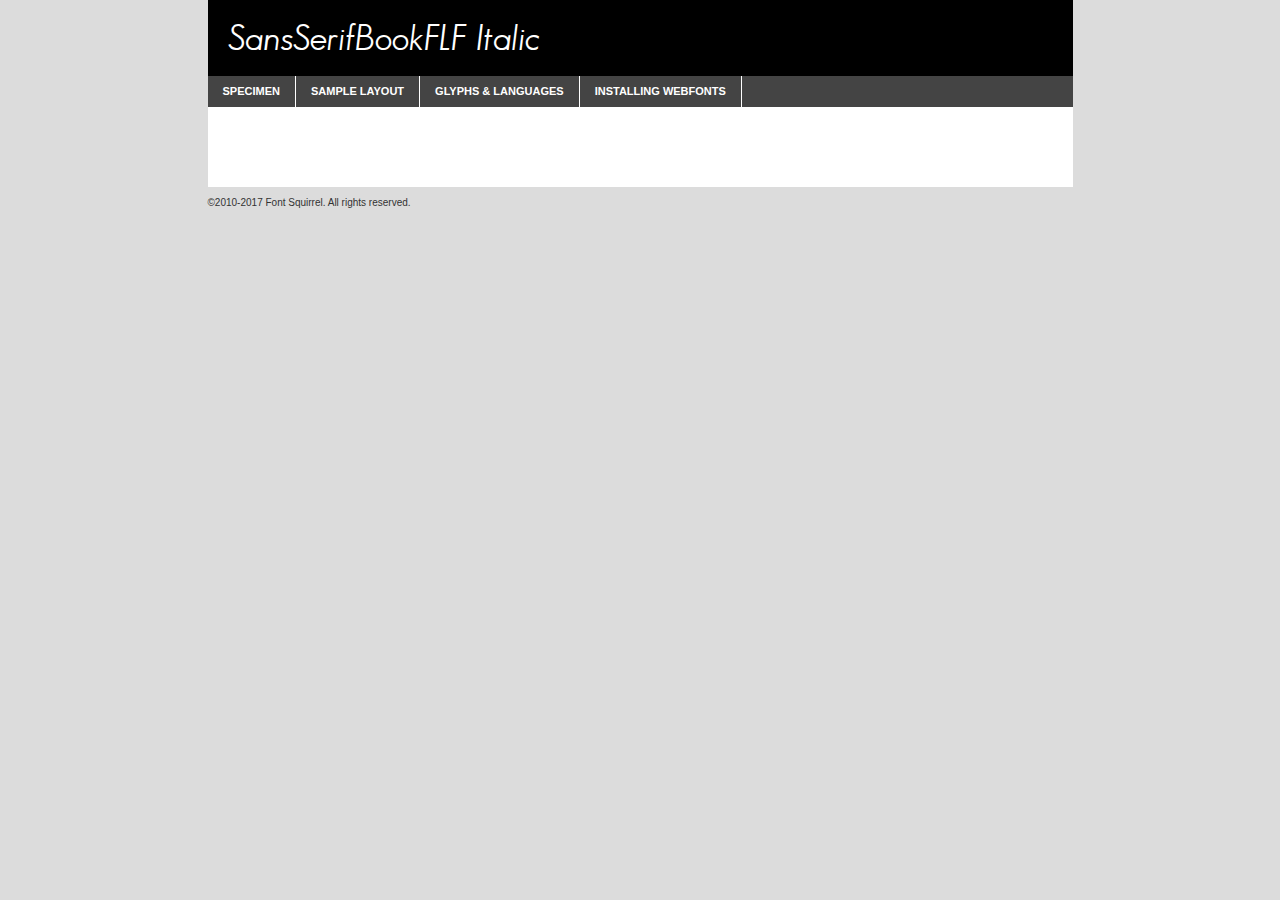
<file: site/fonts/sansserif/sansserifbookflf-italic-demo.html>
<!DOCTYPE html PUBLIC "-//W3C//DTD XHTML 1.0 Transitional//EN"
	"http://www.w3.org/TR/xhtml1/DTD/xhtml1-transitional.dtd">

<html xmlns="http://www.w3.org/1999/xhtml" xml:lang="en" lang="en">
<head>
	<meta http-equiv="Content-Type" content="text/html; charset=utf-8" />
	<script src="http://ajax.googleapis.com/ajax/libs/jquery/1.7.2/jquery.min.js" type="text/javascript" charset="utf-8"></script>
	<script type="text/javascript">
	(function($){$.fn.easyTabs=function(option){var param=jQuery.extend({fadeSpeed:"fast",defaultContent:1,activeClass:'active'},option);$(this).each(function(){var thisId="#"+this.id;if(param.defaultContent==''){param.defaultContent=1;}
	if(typeof param.defaultContent=="number")
	{var defaultTab=$(thisId+" .tabs li:eq("+(param.defaultContent-1)+") a").attr('href').substr(1);}else{var defaultTab=param.defaultContent;}
	$(thisId+" .tabs li a").each(function(){var tabToHide=$(this).attr('href').substr(1);$("#"+tabToHide).addClass('easytabs-tab-content');});hideAll();changeContent(defaultTab);function hideAll(){$(thisId+" .easytabs-tab-content").hide();}
	function changeContent(tabId){hideAll();$(thisId+" .tabs li").removeClass(param.activeClass);$(thisId+" .tabs li a[href=#"+tabId+"]").closest('li').addClass(param.activeClass);if(param.fadeSpeed!="none")
	{$(thisId+" #"+tabId).fadeIn(param.fadeSpeed);}else{$(thisId+" #"+tabId).show();}}
	$(thisId+" .tabs li").click(function(){var tabId=$(this).find('a').attr('href').substr(1);changeContent(tabId);return false;});});}})(jQuery);
	</script>
	<link rel="stylesheet" href="specimen_files/specimen_stylesheet.css" type="text/css" charset="utf-8" />
	<link rel="stylesheet" href="stylesheet.css" type="text/css" charset="utf-8" />

	<style type="text/css">
					body{
				font-family: 'sansserifbookflfitalic';
							}
		</style>

	<title>SansSerifBookFLF Italic Specimen</title>
	
	
	<script type="text/javascript" charset="utf-8">
		$(document).ready(function() {
			$('#container').easyTabs({defaultContent:1});
		});
	</script>
</head>

<body>
<div id="container">
	<div id="header">
		SansSerifBookFLF Italic	</div>
	<ul class="tabs">
		<li><a href="#specimen">Specimen</a></li>
		<li><a href="#layout">Sample Layout</a></li>
				<li><a href="#glyphs">Glyphs &amp; Languages</a></li>
		<li><a href="#installing">Installing Webfonts</a></li>
		
	</ul>
	
	<div id="main_content">

		
			<div id="specimen">
		
				<div class="section">
					<div class="grid12 firstcol">
						<div class="huge">AaBb</div>
					</div>
				</div>
		
				<div class="section">
					<div class="glyph_range">A&#x200B;B&#x200b;C&#x200b;D&#x200b;E&#x200b;F&#x200b;G&#x200b;H&#x200b;I&#x200b;J&#x200b;K&#x200b;L&#x200b;M&#x200b;N&#x200b;O&#x200b;P&#x200b;Q&#x200b;R&#x200b;S&#x200b;T&#x200b;U&#x200b;V&#x200b;W&#x200b;X&#x200b;Y&#x200b;Z&#x200b;a&#x200b;b&#x200b;c&#x200b;d&#x200b;e&#x200b;f&#x200b;g&#x200b;h&#x200b;i&#x200b;j&#x200b;k&#x200b;l&#x200b;m&#x200b;n&#x200b;o&#x200b;p&#x200b;q&#x200b;r&#x200b;s&#x200b;t&#x200b;u&#x200b;v&#x200b;w&#x200b;x&#x200b;y&#x200b;z&#x200b;1&#x200b;2&#x200b;3&#x200b;4&#x200b;5&#x200b;6&#x200b;7&#x200b;8&#x200b;9&#x200b;0&#x200b;&amp;&#x200b;.&#x200b;,&#x200b;?&#x200b;!&#x200b;&#64;&#x200b;(&#x200b;)&#x200b;#&#x200b;$&#x200b;%&#x200b;*&#x200b;+&#x200b;-&#x200b;=&#x200b;:&#x200b;;</div>
				</div>
				<div class="section">
					<div class="grid12 firstcol">
						<table class="sample_table">
							<tr><td>10</td><td class="size10">abcdefghijklmnopqrstuvwxyzABCDEFGHIJKLMNOPQRSTUVWXYZ0123456789abcdefghijklmnopqrstuvwxyzABCDEFGHIJKLMNOPQRSTUVWXYZ0123456789abcdefghijklmnopqrstuvwxyzABCDEFGHIJKLMNOPQRSTUVWXYZ</td></tr>
							<tr><td>11</td><td class="size11">abcdefghijklmnopqrstuvwxyzABCDEFGHIJKLMNOPQRSTUVWXYZ0123456789abcdefghijklmnopqrstuvwxyzABCDEFGHIJKLMNOPQRSTUVWXYZ0123456789abcdefghijklmnopqrstuvwxyzABCDEFGHIJKLMNOPQRSTUVWXYZ</td></tr>
							<tr><td>12</td><td class="size12">abcdefghijklmnopqrstuvwxyzABCDEFGHIJKLMNOPQRSTUVWXYZ0123456789abcdefghijklmnopqrstuvwxyzABCDEFGHIJKLMNOPQRSTUVWXYZ0123456789abcdefghijklmnopqrstuvwxyzABCDEFGHIJKLMNOPQRSTUVWXYZ</td></tr>
							<tr><td>13</td><td class="size13">abcdefghijklmnopqrstuvwxyzABCDEFGHIJKLMNOPQRSTUVWXYZ0123456789abcdefghijklmnopqrstuvwxyzABCDEFGHIJKLMNOPQRSTUVWXYZ0123456789abcdefghijklmnopqrstuvwxyzABCDEFGHIJKLMNOPQRSTUVWXYZ</td></tr>
							<tr><td>14</td><td class="size14">abcdefghijklmnopqrstuvwxyzABCDEFGHIJKLMNOPQRSTUVWXYZ0123456789abcdefghijklmnopqrstuvwxyzABCDEFGHIJKLMNOPQRSTUVWXYZ0123456789abcdefghijklmnopqrstuvwxyzABCDEFGHIJKLMNOPQRSTUVWXYZ</td></tr>
							<tr><td>16</td><td class="size16">abcdefghijklmnopqrstuvwxyzABCDEFGHIJKLMNOPQRSTUVWXYZ0123456789abcdefghijklmnopqrstuvwxyzABCDEFGHIJKLMNOPQRSTUVWXYZ</td></tr>
							<tr><td>18</td><td class="size18">abcdefghijklmnopqrstuvwxyzABCDEFGHIJKLMNOPQRSTUVWXYZ0123456789abcdefghijklmnopqrstuvwxyzABCDEFGHIJKLMNOPQRSTUVWXYZ</td></tr>
							<tr><td>20</td><td class="size20">abcdefghijklmnopqrstuvwxyzABCDEFGHIJKLMNOPQRSTUVWXYZ0123456789abcdefghijklmnopqrstuvwxyzABCDEFGHIJKLMNOPQRSTUVWXYZ</td></tr>
							<tr><td>24</td><td class="size24">abcdefghijklmnopqrstuvwxyzABCDEFGHIJKLMNOPQRSTUVWXYZ0123456789abcdefghijklmnopqrstuvwxyzABCDEFGHIJKLMNOPQRSTUVWXYZ</td></tr>
							<tr><td>30</td><td class="size30">abcdefghijklmnopqrstuvwxyzABCDEFGHIJKLMNOPQRSTUVWXYZ0123456789abcdefghijklmnopqrstuvwxyzABCDEFGHIJKLMNOPQRSTUVWXYZ</td></tr>
							<tr><td>36</td><td class="size36">abcdefghijklmnopqrstuvwxyzABCDEFGHIJKLMNOPQRSTUVWXYZ0123456789abcdefghijklmnopqrstuvwxyzABCDEFGHIJKLMNOPQRSTUVWXYZ</td></tr>
							<tr><td>48</td><td class="size48">abcdefghijklmnopqrstuvwxyzABCDEFGHIJKLMNOPQRSTUVWXYZ0123456789abcdefghijklmnopqrstuvwxyzABCDEFGHIJKLMNOPQRSTUVWXYZ</td></tr>
							<tr><td>60</td><td class="size60">abcdefghijklmnopqrstuvwxyzABCDEFGHIJKLMNOPQRSTUVWXYZ0123456789abcdefghijklmnopqrstuvwxyzABCDEFGHIJKLMNOPQRSTUVWXYZ</td></tr>
							<tr><td>72</td><td class="size72">abcdefghijklmnopqrstuvwxyzABCDEFGHIJKLMNOPQRSTUVWXYZ0123456789abcdefghijklmnopqrstuvwxyzABCDEFGHIJKLMNOPQRSTUVWXYZ</td></tr>
							<tr><td>90</td><td class="size90">abcdefghijklmnopqrstuvwxyzABCDEFGHIJKLMNOPQRSTUVWXYZ0123456789abcdefghijklmnopqrstuvwxyzABCDEFGHIJKLMNOPQRSTUVWXYZ</td></tr>
						</table>
				
					</div>
			
				</div>
		
		
		
								<div class="section" id="bodycomparison">


										<div id="xheight">
				<div class="fontbody">&#x25FC;&#x25FC;&#x25FC;&#x25FC;&#x25FC;&#x25FC;&#x25FC;&#x25FC;&#x25FC;&#x25FC;&#x25FC;&#x25FC;&#x25FC;&#x25FC;&#x25FC;&#x25FC;&#x25FC;&#x25FC;&#x25FC;&#x25FC;&#x25FC;&#x25FC;&#x25FC;&#x25FC;&#x25FC;&#x25FC;&#x25FC;&#x25FC;&#x25FC;&#x25FC;&#x25FC;&#x25FC;&#x25FC;&#x25FC;&#x25FC;&#x25FC;&#x25FC;&#x25FC;&#x25FC;&#x25FC;&#x25FC;&#x25FC;&#x25FC;&#x25FC;&#x25FC;&#x25FC;&#x25FC;&#x25FC;&#x25FC;&#x25FC;&#x25FC;&#x25FC;&#x25FC;&#x25FC;&#x25FC;&#x25FC;&#x25FC;&#x25FC;&#x25FC;&#x25FC;&#x25FC;&#x25FC;&#x25FC;&#x25FC;&#x25FC;&#x25FC;&#x25FC;&#x25FC;&#x25FC;&#x25FC;&#x25FC;&#x25FC;&#x25FC;&#x25FC;&#x25FC;&#x25FC;&#x25FC;&#x25FC;&#x25FC;&#x25FC;&#x25FC;&#x25FC;&#x25FC;&#x25FC;&#x25FC;&#x25FC;&#x25FC;&#x25FC;&#x25FC;&#x25FC;&#x25FC;&#x25FC;&#x25FC;&#x25FC;&#x25FC;&#x25FC;&#x25FC;&#x25FC;&#x25FC;body</div><div class="arialbody">body</div><div class="verdanabody">body</div><div class="georgiabody">body</div></div>
										<div class="fontbody" style="z-index:1">
											body<span>SansSerifBookFLF Italic</span>
										</div>
										<div class="arialbody" style="z-index:1">
											body<span>Arial</span>
										</div>
										<div class="verdanabody" style="z-index:1">
											body<span>Verdana</span>
										</div>
										<div class="georgiabody" style="z-index:1">
											body<span>Georgia</span>
										</div>



								</div>
		
		
				<div class="section psample psample_row1" id="">
					
					<div class="grid2 firstcol">
						<p class="size10"><span>10.</span>Aenean lacinia bibendum nulla sed consectetur. Fusce dapibus, tellus ac cursus commodo, tortor mauris condimentum nibh, ut fermentum massa justo sit amet risus. Nullam id dolor id nibh ultricies vehicula ut id elit. Cum sociis natoque penatibus et magnis dis parturient montes, nascetur ridiculus mus. Nulla vitae elit libero, a pharetra augue.</p>
			
					</div>
					<div class="grid3">
						<p class="size11"><span>11.</span>Aenean lacinia bibendum nulla sed consectetur. Fusce dapibus, tellus ac cursus commodo, tortor mauris condimentum nibh, ut fermentum massa justo sit amet risus. Nullam id dolor id nibh ultricies vehicula ut id elit. Cum sociis natoque penatibus et magnis dis parturient montes, nascetur ridiculus mus. Nulla vitae elit libero, a pharetra augue.</p>
			
					</div>
					<div class="grid3">
						<p class="size12"><span>12.</span>Aenean lacinia bibendum nulla sed consectetur. Fusce dapibus, tellus ac cursus commodo, tortor mauris condimentum nibh, ut fermentum massa justo sit amet risus. Nullam id dolor id nibh ultricies vehicula ut id elit. Cum sociis natoque penatibus et magnis dis parturient montes, nascetur ridiculus mus. Nulla vitae elit libero, a pharetra augue.</p>
			
					</div>
					<div class="grid4">
						<p class="size13"><span>13.</span>Aenean lacinia bibendum nulla sed consectetur. Fusce dapibus, tellus ac cursus commodo, tortor mauris condimentum nibh, ut fermentum massa justo sit amet risus. Nullam id dolor id nibh ultricies vehicula ut id elit. Cum sociis natoque penatibus et magnis dis parturient montes, nascetur ridiculus mus. Nulla vitae elit libero, a pharetra augue.</p>
			
					</div>
					<div class="white_blend"></div>
					
				</div>
				<div class="section psample psample_row2" id="">
					<div class="grid3 firstcol">
						<p class="size14"><span>14.</span>Aenean lacinia bibendum nulla sed consectetur. Fusce dapibus, tellus ac cursus commodo, tortor mauris condimentum nibh, ut fermentum massa justo sit amet risus. Nullam id dolor id nibh ultricies vehicula ut id elit. Cum sociis natoque penatibus et magnis dis parturient montes, nascetur ridiculus mus. Nulla vitae elit libero, a pharetra augue.</p>
			
					</div>
					<div class="grid4">
						<p class="size16"><span>16.</span>Aenean lacinia bibendum nulla sed consectetur. Fusce dapibus, tellus ac cursus commodo, tortor mauris condimentum nibh, ut fermentum massa justo sit amet risus. Nullam id dolor id nibh ultricies vehicula ut id elit. Cum sociis natoque penatibus et magnis dis parturient montes, nascetur ridiculus mus. Nulla vitae elit libero, a pharetra augue.</p>
			
					</div>
					<div class="grid5">
						<p class="size18"><span>18.</span>Aenean lacinia bibendum nulla sed consectetur. Fusce dapibus, tellus ac cursus commodo, tortor mauris condimentum nibh, ut fermentum massa justo sit amet risus. Nullam id dolor id nibh ultricies vehicula ut id elit. Cum sociis natoque penatibus et magnis dis parturient montes, nascetur ridiculus mus. Nulla vitae elit libero, a pharetra augue.</p>
			
					</div>

					<div class="white_blend"></div>

				</div>
				
				<div class="section psample psample_row3" id="">
					<div class="grid5 firstcol">
						<p class="size20"><span>20.</span>Aenean lacinia bibendum nulla sed consectetur. Fusce dapibus, tellus ac cursus commodo, tortor mauris condimentum nibh, ut fermentum massa justo sit amet risus. Nullam id dolor id nibh ultricies vehicula ut id elit. Cum sociis natoque penatibus et magnis dis parturient montes, nascetur ridiculus mus. Nulla vitae elit libero, a pharetra augue.</p>
					</div>
					<div class="grid7">
						<p class="size24"><span>24.</span>Aenean lacinia bibendum nulla sed consectetur. Fusce dapibus, tellus ac cursus commodo, tortor mauris condimentum nibh, ut fermentum massa justo sit amet risus. Nullam id dolor id nibh ultricies vehicula ut id elit. Cum sociis natoque penatibus et magnis dis parturient montes, nascetur ridiculus mus. Nulla vitae elit libero, a pharetra augue.</p>
					</div>
					
					<div class="white_blend"></div>
					
				</div>
				
				<div class="section psample psample_row4" id="">
					<div class="grid12 firstcol">
						<p class="size30"><span>30.</span>Aenean lacinia bibendum nulla sed consectetur. Fusce dapibus, tellus ac cursus commodo, tortor mauris condimentum nibh, ut fermentum massa justo sit amet risus. Nullam id dolor id nibh ultricies vehicula ut id elit. Cum sociis natoque penatibus et magnis dis parturient montes, nascetur ridiculus mus. Nulla vitae elit libero, a pharetra augue.</p>
					</div>
					<div class="white_blend"></div>
					
				</div>
				
				
				
				<div class="section psample psample_row1 fullreverse">
					<div class="grid2 firstcol">
						<p class="size10"><span>10.</span>Aenean lacinia bibendum nulla sed consectetur. Fusce dapibus, tellus ac cursus commodo, tortor mauris condimentum nibh, ut fermentum massa justo sit amet risus. Nullam id dolor id nibh ultricies vehicula ut id elit. Cum sociis natoque penatibus et magnis dis parturient montes, nascetur ridiculus mus. Nulla vitae elit libero, a pharetra augue.</p>
			
					</div>
					<div class="grid3">
						<p class="size11"><span>11.</span>Aenean lacinia bibendum nulla sed consectetur. Fusce dapibus, tellus ac cursus commodo, tortor mauris condimentum nibh, ut fermentum massa justo sit amet risus. Nullam id dolor id nibh ultricies vehicula ut id elit. Cum sociis natoque penatibus et magnis dis parturient montes, nascetur ridiculus mus. Nulla vitae elit libero, a pharetra augue.</p>
			
					</div>
					<div class="grid3">
						<p class="size12"><span>12.</span>Aenean lacinia bibendum nulla sed consectetur. Fusce dapibus, tellus ac cursus commodo, tortor mauris condimentum nibh, ut fermentum massa justo sit amet risus. Nullam id dolor id nibh ultricies vehicula ut id elit. Cum sociis natoque penatibus et magnis dis parturient montes, nascetur ridiculus mus. Nulla vitae elit libero, a pharetra augue.</p>
			
					</div>
					<div class="grid4">
						<p class="size13"><span>13.</span>Aenean lacinia bibendum nulla sed consectetur. Fusce dapibus, tellus ac cursus commodo, tortor mauris condimentum nibh, ut fermentum massa justo sit amet risus. Nullam id dolor id nibh ultricies vehicula ut id elit. Cum sociis natoque penatibus et magnis dis parturient montes, nascetur ridiculus mus. Nulla vitae elit libero, a pharetra augue.</p>
			
					</div>
					<div class="black_blend"></div>
					
				</div>
				
				<div class="section psample psample_row2 fullreverse">
					<div class="grid3 firstcol">
						<p class="size14"><span>14.</span>Aenean lacinia bibendum nulla sed consectetur. Fusce dapibus, tellus ac cursus commodo, tortor mauris condimentum nibh, ut fermentum massa justo sit amet risus. Nullam id dolor id nibh ultricies vehicula ut id elit. Cum sociis natoque penatibus et magnis dis parturient montes, nascetur ridiculus mus. Nulla vitae elit libero, a pharetra augue.</p>
			
					</div>
					<div class="grid4">
						<p class="size16"><span>16.</span>Aenean lacinia bibendum nulla sed consectetur. Fusce dapibus, tellus ac cursus commodo, tortor mauris condimentum nibh, ut fermentum massa justo sit amet risus. Nullam id dolor id nibh ultricies vehicula ut id elit. Cum sociis natoque penatibus et magnis dis parturient montes, nascetur ridiculus mus. Nulla vitae elit libero, a pharetra augue.</p>
			
					</div>
					<div class="grid5">
						<p class="size18"><span>18.</span>Aenean lacinia bibendum nulla sed consectetur. Fusce dapibus, tellus ac cursus commodo, tortor mauris condimentum nibh, ut fermentum massa justo sit amet risus. Nullam id dolor id nibh ultricies vehicula ut id elit. Cum sociis natoque penatibus et magnis dis parturient montes, nascetur ridiculus mus. Nulla vitae elit libero, a pharetra augue.</p>
			
					</div>
					<div class="black_blend"></div>

				</div>
				
				<div class="section psample fullreverse psample_row3" id="">
					<div class="grid5 firstcol">
						<p class="size20"><span>20.</span>Aenean lacinia bibendum nulla sed consectetur. Fusce dapibus, tellus ac cursus commodo, tortor mauris condimentum nibh, ut fermentum massa justo sit amet risus. Nullam id dolor id nibh ultricies vehicula ut id elit. Cum sociis natoque penatibus et magnis dis parturient montes, nascetur ridiculus mus. Nulla vitae elit libero, a pharetra augue.</p>
					</div>
					<div class="grid7">
						<p class="size24"><span>24.</span>Aenean lacinia bibendum nulla sed consectetur. Fusce dapibus, tellus ac cursus commodo, tortor mauris condimentum nibh, ut fermentum massa justo sit amet risus. Nullam id dolor id nibh ultricies vehicula ut id elit. Cum sociis natoque penatibus et magnis dis parturient montes, nascetur ridiculus mus. Nulla vitae elit libero, a pharetra augue.</p>
					</div>
					
					<div class="black_blend"></div>
					
				</div>
				
				<div class="section psample fullreverse psample_row4" id="" style="border-bottom: 20px #000 solid;">
					<div class="grid12 firstcol">
						<p class="size30"><span>30.</span>Aenean lacinia bibendum nulla sed consectetur. Fusce dapibus, tellus ac cursus commodo, tortor mauris condimentum nibh, ut fermentum massa justo sit amet risus. Nullam id dolor id nibh ultricies vehicula ut id elit. Cum sociis natoque penatibus et magnis dis parturient montes, nascetur ridiculus mus. Nulla vitae elit libero, a pharetra augue.</p>
					</div>
					<div class="black_blend"></div>
					
				</div>
				
				
				
				
			</div>
			
			<div id="layout">
				
				<div class="section">
					
					<div class="grid12 firstcol">
						<h1>Lorem Ipsum Dolor</h1>
						<h2>Etiam porta sem malesuada magna mollis euismod</h2>
						
						<p class="byline">By <a href="#link">Aenean Lacinia</a></p>
					</div>
				</div>
				<div class="section">
					<div class="grid8 firstcol">
						<p class="large">Donec sed odio dui. Morbi leo risus, porta ac consectetur ac, vestibulum at eros. Fusce dapibus, tellus ac cursus commodo, tortor mauris condimentum nibh, ut fermentum massa justo sit amet risus. </p>

						
						<h3>Pellentesque ornare sem</h3>

						<p>Maecenas sed diam eget risus varius blandit sit amet non magna. Maecenas faucibus mollis interdum. Donec ullamcorper nulla non metus auctor fringilla. Nullam id dolor id nibh ultricies vehicula ut id elit. Nullam id dolor id nibh ultricies vehicula ut id elit. </p>

						<p>Aenean eu leo quam. Pellentesque ornare sem lacinia quam venenatis vestibulum. Lorem ipsum dolor sit amet, consectetur adipiscing elit. Cum sociis natoque penatibus et magnis dis parturient montes, nascetur ridiculus mus. </p>

						<p>Nulla vitae elit libero, a pharetra augue. Praesent commodo cursus magna, vel scelerisque nisl consectetur et. Aenean lacinia bibendum nulla sed consectetur. </p>

						<p>Nullam quis risus eget urna mollis ornare vel eu leo. Nullam quis risus eget urna mollis ornare vel eu leo. Maecenas sed diam eget risus varius blandit sit amet non magna. Donec ullamcorper nulla non metus auctor fringilla. </p>

						<h3>Cras mattis consectetur</h3>

						<p>Aenean eu leo quam. Pellentesque ornare sem lacinia quam venenatis vestibulum. Aenean lacinia bibendum nulla sed consectetur. Integer posuere erat a ante venenatis dapibus posuere velit aliquet. Cras mattis consectetur purus sit amet fermentum. </p>

						<p>Nullam id dolor id nibh ultricies vehicula ut id elit. Nullam quis risus eget urna mollis ornare vel eu leo. Cras mattis consectetur purus sit amet fermentum.</p>
					</div>
					
					<div class="grid4 sidebar">
						
						<div class="box reverse">
							<p class="last">Nullam quis risus eget urna mollis ornare vel eu leo. Donec ullamcorper nulla non metus auctor fringilla. Cras mattis consectetur purus sit amet fermentum. Sed posuere consectetur est at lobortis. Lorem ipsum dolor sit amet, consectetur adipiscing elit. </p>
						</div>
						
						<p class="caption">Maecenas sed diam eget risus varius.</p>

						<p>Vestibulum id ligula porta felis euismod semper. Integer posuere erat a ante venenatis dapibus posuere velit aliquet. Vestibulum id ligula porta felis euismod semper. Sed posuere consectetur est at lobortis. Maecenas sed diam eget risus varius blandit sit amet non magna. Fusce dapibus, tellus ac cursus commodo, tortor mauris condimentum nibh, ut fermentum massa justo sit amet risus. </p>

					

						<p>Duis mollis, est non commodo luctus, nisi erat porttitor ligula, eget lacinia odio sem nec elit. Aenean lacinia bibendum nulla sed consectetur. Vivamus sagittis lacus vel augue laoreet rutrum faucibus dolor auctor. Aenean lacinia bibendum nulla sed consectetur. Nullam quis risus eget urna mollis ornare vel eu leo. </p>

						<p>Praesent commodo cursus magna, vel scelerisque nisl consectetur et. Donec ullamcorper nulla non metus auctor fringilla. Maecenas faucibus mollis interdum. Fusce dapibus, tellus ac cursus commodo, tortor mauris condimentum nibh, ut fermentum massa justo sit amet risus. </p>

					</div>
				</div>
				
			</div>


			



		<div id="glyphs">
			<div class="section">
				<div class="grid12 firstcol">
			
				<h1>Language Support</h1>
				<p>The subset of SansSerifBookFLF Italic in this kit supports the following languages:<br />
			
					Albanian, Basque, Breton, Chamorro, Danish, Dutch, English, Faroese, Finnish, French, Frisian, Galician, German, Icelandic, Italian, Malagasy, Norwegian, Portuguese, Spanish, Alsatian, Aragonese, Arapaho, Arrernte, Asturian, Aymara, Bislama, Cebuano, Corsican, Fijian, French_creole, Genoese, Gilbertese, Greenlandic, Haitian_creole, Hiligaynon, Hmong, Hopi, Ibanag, Iloko_ilokano, Indonesian, Interglossa_glosa, Interlingua, Irish_gaelic, Jerriais, Lojban, Lombard, Luxembourgeois, Manx, Mohawk, Norfolk_pitcairnese, Occitan, Oromo, Pangasinan, Papiamento, Piedmontese, Potawatomi, Rhaeto-romance, Romansh, Rotokas, Sami_lule, Samoan, Sardinian, Scots_gaelic, Seychelles_creole, Shona, Sicilian, Somali, Southern_ndebele, Swahili, Swati_swazi, Tagalog_filipino_pilipino, Tetum, Tok_pisin, Uyghur_latinized, Volapuk, Walloon, Warlpiri, Xhosa, Yapese, Zulu, Latinbasic, Ubasic, Demo				</p>
				<h1>Glyph Chart</h1>
				<p>The subset of SansSerifBookFLF Italic in this kit includes all the glyphs listed below. Unicode entities are included above each glyph to help you insert individual characters into your layout.</p>
				<div id="glyph_chart">
			
																				 <div><p>&amp;#32;</p>&#32;</div>
																				 <div><p>&amp;#33;</p>&#33;</div>
																				 <div><p>&amp;#34;</p>&#34;</div>
																				 <div><p>&amp;#35;</p>&#35;</div>
																				 <div><p>&amp;#36;</p>&#36;</div>
																				 <div><p>&amp;#37;</p>&#37;</div>
																				 <div><p>&amp;#38;</p>&#38;</div>
																				 <div><p>&amp;#39;</p>&#39;</div>
																				 <div><p>&amp;#40;</p>&#40;</div>
																				 <div><p>&amp;#41;</p>&#41;</div>
																				 <div><p>&amp;#42;</p>&#42;</div>
																				 <div><p>&amp;#43;</p>&#43;</div>
																				 <div><p>&amp;#44;</p>&#44;</div>
																				 <div><p>&amp;#45;</p>&#45;</div>
																				 <div><p>&amp;#46;</p>&#46;</div>
																				 <div><p>&amp;#47;</p>&#47;</div>
																				 <div><p>&amp;#48;</p>&#48;</div>
																				 <div><p>&amp;#49;</p>&#49;</div>
																				 <div><p>&amp;#50;</p>&#50;</div>
																				 <div><p>&amp;#51;</p>&#51;</div>
																				 <div><p>&amp;#52;</p>&#52;</div>
																				 <div><p>&amp;#53;</p>&#53;</div>
																				 <div><p>&amp;#54;</p>&#54;</div>
																				 <div><p>&amp;#55;</p>&#55;</div>
																				 <div><p>&amp;#56;</p>&#56;</div>
																				 <div><p>&amp;#57;</p>&#57;</div>
																				 <div><p>&amp;#58;</p>&#58;</div>
																				 <div><p>&amp;#59;</p>&#59;</div>
																				 <div><p>&amp;#60;</p>&#60;</div>
																				 <div><p>&amp;#61;</p>&#61;</div>
																				 <div><p>&amp;#62;</p>&#62;</div>
																				 <div><p>&amp;#63;</p>&#63;</div>
																				 <div><p>&amp;#64;</p>&#64;</div>
																				 <div><p>&amp;#65;</p>&#65;</div>
																				 <div><p>&amp;#66;</p>&#66;</div>
																				 <div><p>&amp;#67;</p>&#67;</div>
																				 <div><p>&amp;#68;</p>&#68;</div>
																				 <div><p>&amp;#69;</p>&#69;</div>
																				 <div><p>&amp;#70;</p>&#70;</div>
																				 <div><p>&amp;#71;</p>&#71;</div>
																				 <div><p>&amp;#72;</p>&#72;</div>
																				 <div><p>&amp;#73;</p>&#73;</div>
																				 <div><p>&amp;#74;</p>&#74;</div>
																				 <div><p>&amp;#75;</p>&#75;</div>
																				 <div><p>&amp;#76;</p>&#76;</div>
																				 <div><p>&amp;#77;</p>&#77;</div>
																				 <div><p>&amp;#78;</p>&#78;</div>
																				 <div><p>&amp;#79;</p>&#79;</div>
																				 <div><p>&amp;#80;</p>&#80;</div>
																				 <div><p>&amp;#81;</p>&#81;</div>
																				 <div><p>&amp;#82;</p>&#82;</div>
																				 <div><p>&amp;#83;</p>&#83;</div>
																				 <div><p>&amp;#84;</p>&#84;</div>
																				 <div><p>&amp;#85;</p>&#85;</div>
																				 <div><p>&amp;#86;</p>&#86;</div>
																				 <div><p>&amp;#87;</p>&#87;</div>
																				 <div><p>&amp;#88;</p>&#88;</div>
																				 <div><p>&amp;#89;</p>&#89;</div>
																				 <div><p>&amp;#90;</p>&#90;</div>
																				 <div><p>&amp;#91;</p>&#91;</div>
																				 <div><p>&amp;#92;</p>&#92;</div>
																				 <div><p>&amp;#93;</p>&#93;</div>
																				 <div><p>&amp;#94;</p>&#94;</div>
																				 <div><p>&amp;#95;</p>&#95;</div>
																				 <div><p>&amp;#96;</p>&#96;</div>
																				 <div><p>&amp;#97;</p>&#97;</div>
																				 <div><p>&amp;#98;</p>&#98;</div>
																				 <div><p>&amp;#99;</p>&#99;</div>
																				 <div><p>&amp;#100;</p>&#100;</div>
																				 <div><p>&amp;#101;</p>&#101;</div>
																				 <div><p>&amp;#102;</p>&#102;</div>
																				 <div><p>&amp;#103;</p>&#103;</div>
																				 <div><p>&amp;#104;</p>&#104;</div>
																				 <div><p>&amp;#105;</p>&#105;</div>
																				 <div><p>&amp;#106;</p>&#106;</div>
																				 <div><p>&amp;#107;</p>&#107;</div>
																				 <div><p>&amp;#108;</p>&#108;</div>
																				 <div><p>&amp;#109;</p>&#109;</div>
																				 <div><p>&amp;#110;</p>&#110;</div>
																				 <div><p>&amp;#111;</p>&#111;</div>
																				 <div><p>&amp;#112;</p>&#112;</div>
																				 <div><p>&amp;#113;</p>&#113;</div>
																				 <div><p>&amp;#114;</p>&#114;</div>
																				 <div><p>&amp;#115;</p>&#115;</div>
																				 <div><p>&amp;#116;</p>&#116;</div>
																				 <div><p>&amp;#117;</p>&#117;</div>
																				 <div><p>&amp;#118;</p>&#118;</div>
																				 <div><p>&amp;#119;</p>&#119;</div>
																				 <div><p>&amp;#120;</p>&#120;</div>
																				 <div><p>&amp;#121;</p>&#121;</div>
																				 <div><p>&amp;#122;</p>&#122;</div>
																				 <div><p>&amp;#123;</p>&#123;</div>
																				 <div><p>&amp;#124;</p>&#124;</div>
																				 <div><p>&amp;#125;</p>&#125;</div>
																				 <div><p>&amp;#126;</p>&#126;</div>
																				 <div><p>&amp;#160;</p>&#160;</div>
																				 <div><p>&amp;#161;</p>&#161;</div>
																				 <div><p>&amp;#162;</p>&#162;</div>
																				 <div><p>&amp;#163;</p>&#163;</div>
																				 <div><p>&amp;#164;</p>&#164;</div>
																				 <div><p>&amp;#165;</p>&#165;</div>
																				 <div><p>&amp;#166;</p>&#166;</div>
																				 <div><p>&amp;#167;</p>&#167;</div>
																				 <div><p>&amp;#168;</p>&#168;</div>
																				 <div><p>&amp;#169;</p>&#169;</div>
																				 <div><p>&amp;#170;</p>&#170;</div>
																				 <div><p>&amp;#171;</p>&#171;</div>
																				 <div><p>&amp;#172;</p>&#172;</div>
																				 <div><p>&amp;#173;</p>&#173;</div>
																				 <div><p>&amp;#174;</p>&#174;</div>
																				 <div><p>&amp;#175;</p>&#175;</div>
																				 <div><p>&amp;#176;</p>&#176;</div>
																				 <div><p>&amp;#177;</p>&#177;</div>
																				 <div><p>&amp;#178;</p>&#178;</div>
																				 <div><p>&amp;#179;</p>&#179;</div>
																				 <div><p>&amp;#180;</p>&#180;</div>
																				 <div><p>&amp;#181;</p>&#181;</div>
																				 <div><p>&amp;#182;</p>&#182;</div>
																				 <div><p>&amp;#183;</p>&#183;</div>
																				 <div><p>&amp;#184;</p>&#184;</div>
																				 <div><p>&amp;#185;</p>&#185;</div>
																				 <div><p>&amp;#186;</p>&#186;</div>
																				 <div><p>&amp;#187;</p>&#187;</div>
																				 <div><p>&amp;#188;</p>&#188;</div>
																				 <div><p>&amp;#189;</p>&#189;</div>
																				 <div><p>&amp;#190;</p>&#190;</div>
																				 <div><p>&amp;#191;</p>&#191;</div>
																				 <div><p>&amp;#192;</p>&#192;</div>
																				 <div><p>&amp;#193;</p>&#193;</div>
																				 <div><p>&amp;#194;</p>&#194;</div>
																				 <div><p>&amp;#195;</p>&#195;</div>
																				 <div><p>&amp;#196;</p>&#196;</div>
																				 <div><p>&amp;#197;</p>&#197;</div>
																				 <div><p>&amp;#198;</p>&#198;</div>
																				 <div><p>&amp;#199;</p>&#199;</div>
																				 <div><p>&amp;#200;</p>&#200;</div>
																				 <div><p>&amp;#201;</p>&#201;</div>
																				 <div><p>&amp;#202;</p>&#202;</div>
																				 <div><p>&amp;#203;</p>&#203;</div>
																				 <div><p>&amp;#204;</p>&#204;</div>
																				 <div><p>&amp;#205;</p>&#205;</div>
																				 <div><p>&amp;#206;</p>&#206;</div>
																				 <div><p>&amp;#207;</p>&#207;</div>
																				 <div><p>&amp;#208;</p>&#208;</div>
																				 <div><p>&amp;#209;</p>&#209;</div>
																				 <div><p>&amp;#210;</p>&#210;</div>
																				 <div><p>&amp;#211;</p>&#211;</div>
																				 <div><p>&amp;#212;</p>&#212;</div>
																				 <div><p>&amp;#213;</p>&#213;</div>
																				 <div><p>&amp;#214;</p>&#214;</div>
																				 <div><p>&amp;#215;</p>&#215;</div>
																				 <div><p>&amp;#216;</p>&#216;</div>
																				 <div><p>&amp;#217;</p>&#217;</div>
																				 <div><p>&amp;#218;</p>&#218;</div>
																				 <div><p>&amp;#219;</p>&#219;</div>
																				 <div><p>&amp;#220;</p>&#220;</div>
																				 <div><p>&amp;#221;</p>&#221;</div>
																				 <div><p>&amp;#222;</p>&#222;</div>
																				 <div><p>&amp;#223;</p>&#223;</div>
																				 <div><p>&amp;#224;</p>&#224;</div>
																				 <div><p>&amp;#225;</p>&#225;</div>
																				 <div><p>&amp;#226;</p>&#226;</div>
																				 <div><p>&amp;#227;</p>&#227;</div>
																				 <div><p>&amp;#228;</p>&#228;</div>
																				 <div><p>&amp;#229;</p>&#229;</div>
																				 <div><p>&amp;#230;</p>&#230;</div>
																				 <div><p>&amp;#231;</p>&#231;</div>
																				 <div><p>&amp;#232;</p>&#232;</div>
																				 <div><p>&amp;#233;</p>&#233;</div>
																				 <div><p>&amp;#234;</p>&#234;</div>
																				 <div><p>&amp;#235;</p>&#235;</div>
																				 <div><p>&amp;#236;</p>&#236;</div>
																				 <div><p>&amp;#237;</p>&#237;</div>
																				 <div><p>&amp;#238;</p>&#238;</div>
																				 <div><p>&amp;#239;</p>&#239;</div>
																				 <div><p>&amp;#240;</p>&#240;</div>
																				 <div><p>&amp;#241;</p>&#241;</div>
																				 <div><p>&amp;#242;</p>&#242;</div>
																				 <div><p>&amp;#243;</p>&#243;</div>
																				 <div><p>&amp;#244;</p>&#244;</div>
																				 <div><p>&amp;#245;</p>&#245;</div>
																				 <div><p>&amp;#246;</p>&#246;</div>
																				 <div><p>&amp;#247;</p>&#247;</div>
																				 <div><p>&amp;#248;</p>&#248;</div>
																				 <div><p>&amp;#249;</p>&#249;</div>
																				 <div><p>&amp;#250;</p>&#250;</div>
																				 <div><p>&amp;#251;</p>&#251;</div>
																				 <div><p>&amp;#252;</p>&#252;</div>
																				 <div><p>&amp;#253;</p>&#253;</div>
																				 <div><p>&amp;#254;</p>&#254;</div>
																				 <div><p>&amp;#255;</p>&#255;</div>
																				 <div><p>&amp;#338;</p>&#338;</div>
																				 <div><p>&amp;#339;</p>&#339;</div>
																				 <div><p>&amp;#376;</p>&#376;</div>
																				 <div><p>&amp;#710;</p>&#710;</div>
																				 <div><p>&amp;#732;</p>&#732;</div>
																				 <div><p>&amp;#8192;</p>&#8192;</div>
																				 <div><p>&amp;#8193;</p>&#8193;</div>
																				 <div><p>&amp;#8194;</p>&#8194;</div>
																				 <div><p>&amp;#8195;</p>&#8195;</div>
																				 <div><p>&amp;#8196;</p>&#8196;</div>
																				 <div><p>&amp;#8197;</p>&#8197;</div>
																				 <div><p>&amp;#8198;</p>&#8198;</div>
																				 <div><p>&amp;#8199;</p>&#8199;</div>
																				 <div><p>&amp;#8200;</p>&#8200;</div>
																				 <div><p>&amp;#8201;</p>&#8201;</div>
																				 <div><p>&amp;#8202;</p>&#8202;</div>
																				 <div><p>&amp;#8208;</p>&#8208;</div>
																				 <div><p>&amp;#8209;</p>&#8209;</div>
																				 <div><p>&amp;#8210;</p>&#8210;</div>
																				 <div><p>&amp;#8211;</p>&#8211;</div>
																				 <div><p>&amp;#8212;</p>&#8212;</div>
																				 <div><p>&amp;#8216;</p>&#8216;</div>
																				 <div><p>&amp;#8217;</p>&#8217;</div>
																				 <div><p>&amp;#8218;</p>&#8218;</div>
																				 <div><p>&amp;#8220;</p>&#8220;</div>
																				 <div><p>&amp;#8221;</p>&#8221;</div>
																				 <div><p>&amp;#8222;</p>&#8222;</div>
																				 <div><p>&amp;#8226;</p>&#8226;</div>
																				 <div><p>&amp;#8230;</p>&#8230;</div>
																				 <div><p>&amp;#8239;</p>&#8239;</div>
																				 <div><p>&amp;#8249;</p>&#8249;</div>
																				 <div><p>&amp;#8250;</p>&#8250;</div>
																				 <div><p>&amp;#8287;</p>&#8287;</div>
																				 <div><p>&amp;#8482;</p>&#8482;</div>
																				 <div><p>&amp;#9724;</p>&#9724;</div>
																				 <div><p>&amp;#64257;</p>&#64257;</div>
																				 <div><p>&amp;#64258;</p>&#64258;</div>
																																																</div>	
				</div>
		
		
			</div>
		</div>
		
		
		<div id="specs">
			
		</div>
	
		<div id="installing">
			<div class="section">
				<div class="grid7 firstcol">
					<h1>Installing Webfonts</h1>
					
					<p>Webfonts are supported by all major browser platforms but not all in the same way. There are currently four different font formats that must be included in order to target all browsers. This includes TTF, WOFF, EOT and SVG.</p>
					
					<h2>1. Upload your webfonts</h2>
					<p>You must upload your webfont kit to your website. They should be in or near the same directory as your CSS files.</p>
					
					<h2>2. Include the webfont stylesheet</h2>
					<p>A special CSS @font-face declaration helps the various browsers select the appropriate font it needs without causing you a bunch of headaches. Learn more about this syntax by reading the <a href="https://www.fontspring.com/blog/further-hardening-of-the-bulletproof-syntax">Fontspring blog post</a> about it. The code for it is as follows:</p>


<code>
@font-face{ 
	font-family: 'MyWebFont';
	src: url('WebFont.eot');
	src: url('WebFont.eot?#iefix') format('embedded-opentype'),
	     url('WebFont.woff') format('woff'),
	     url('WebFont.ttf') format('truetype'),
	     url('WebFont.svg#webfont') format('svg');
}
</code>

	<p>We've already gone ahead and generated the code for you. All you have to do is link to the stylesheet in your HTML, like this:</p>
	<code>&lt;link rel=&quot;stylesheet&quot; href=&quot;stylesheet.css&quot; type=&quot;text/css&quot; charset=&quot;utf-8&quot; /&gt;</code>

					<h2>3. Modify your own stylesheet</h2>
					<p>To take advantage of your new fonts, you must tell your stylesheet to use them. Look at the original @font-face declaration above and find the property called "font-family." The name linked there will be what you use to reference the font. Prepend that webfont name to the font stack in the "font-family" property, inside the selector you want to change. For example:</p>
<code>p { font-family: 'WebFont', Arial, sans-serif; }</code>

<h2>4. Test</h2>
<p>Getting webfonts to work cross-browser <em>can</em> be tricky. Use the information in the sidebar to help you if you find that fonts aren't loading in a particular browser.</p>
				</div>
				
				<div class="grid5 sidebar">
					<div class="box">
						<h2>Troubleshooting<br />Font-Face Problems</h2>
						<p>Having trouble getting your webfonts to load in your new website? Here are some tips to sort out what might be the problem.</p>

						<h3>Fonts not showing in any browser</h3>

						<p>This sounds like you need to work on the plumbing. You either did not upload the fonts to the correct directory, or you did not link the fonts properly in the CSS. If you've confirmed that all this is correct and you still have a problem, take a look at your .htaccess file and see if requests are getting intercepted.</p>

						<h3>Fonts not loading in iPhone or iPad</h3>

						<p>The most common problem here is that you are serving the fonts from an IIS server. IIS refuses to serve files that have unknown MIME types. If that is the case, you must set the MIME type for SVG to "image/svg+xml" in the server settings. Follow these instructions from Microsoft if you need help.</p>

						<h3>Fonts not loading in Firefox</h3>

						<p>The primary reason for this failure? You are still using a version Firefox older than 3.5. So upgrade already! If that isn't it, then you are very likely serving fonts from a different domain. Firefox requires that all font assets be served from the same domain. Lastly it is possible that you need to add WOFF to your list of MIME types (if you are serving via IIS.)</p>

						<h3>Fonts not loading in IE</h3>

						<p>Are you looking at Internet Explorer on an actual Windows machine or are you cheating by using a service like Adobe BrowserLab? Many of these screenshot services do not render @font-face for IE. Best to test it on a real machine.</p>

						<h3>Fonts not loading in IE9</h3>

						<p>IE9, like Firefox, requires that fonts be served from the same domain as the website. Make sure that is the case.</p>
					</div>
				</div>
			</div>
			
		</div>
	
	</div>
	<div id="footer">
		<p>&copy;2010-2017 Font Squirrel. All rights reserved.</p>
	</div>
</div>
</body>
</html>
</file>
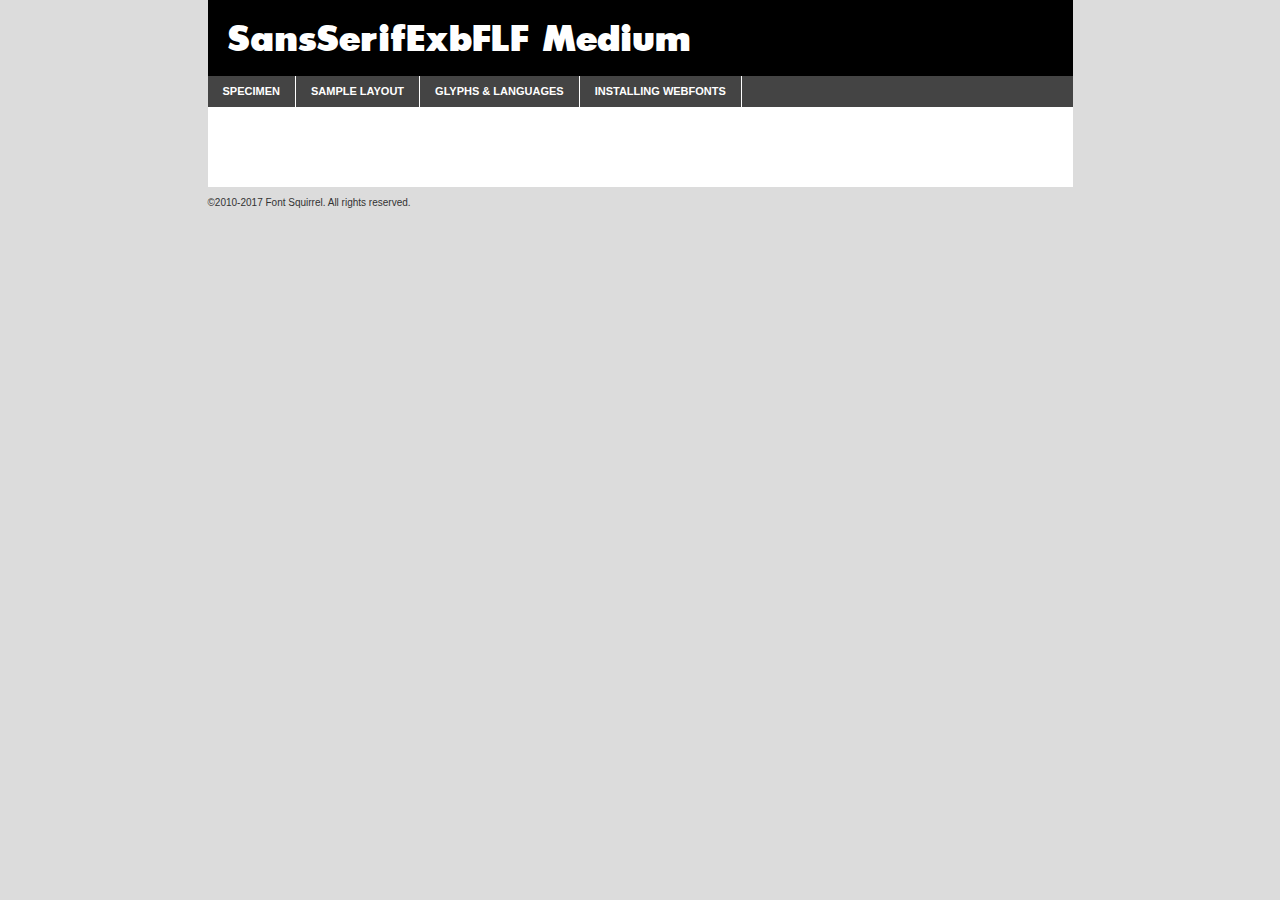
<file: site/fonts/sansserif/sansserifexbflf-demo.html>
<!DOCTYPE html PUBLIC "-//W3C//DTD XHTML 1.0 Transitional//EN"
	"http://www.w3.org/TR/xhtml1/DTD/xhtml1-transitional.dtd">

<html xmlns="http://www.w3.org/1999/xhtml" xml:lang="en" lang="en">
<head>
	<meta http-equiv="Content-Type" content="text/html; charset=utf-8" />
	<script src="http://ajax.googleapis.com/ajax/libs/jquery/1.7.2/jquery.min.js" type="text/javascript" charset="utf-8"></script>
	<script type="text/javascript">
	(function($){$.fn.easyTabs=function(option){var param=jQuery.extend({fadeSpeed:"fast",defaultContent:1,activeClass:'active'},option);$(this).each(function(){var thisId="#"+this.id;if(param.defaultContent==''){param.defaultContent=1;}
	if(typeof param.defaultContent=="number")
	{var defaultTab=$(thisId+" .tabs li:eq("+(param.defaultContent-1)+") a").attr('href').substr(1);}else{var defaultTab=param.defaultContent;}
	$(thisId+" .tabs li a").each(function(){var tabToHide=$(this).attr('href').substr(1);$("#"+tabToHide).addClass('easytabs-tab-content');});hideAll();changeContent(defaultTab);function hideAll(){$(thisId+" .easytabs-tab-content").hide();}
	function changeContent(tabId){hideAll();$(thisId+" .tabs li").removeClass(param.activeClass);$(thisId+" .tabs li a[href=#"+tabId+"]").closest('li').addClass(param.activeClass);if(param.fadeSpeed!="none")
	{$(thisId+" #"+tabId).fadeIn(param.fadeSpeed);}else{$(thisId+" #"+tabId).show();}}
	$(thisId+" .tabs li").click(function(){var tabId=$(this).find('a').attr('href').substr(1);changeContent(tabId);return false;});});}})(jQuery);
	</script>
	<link rel="stylesheet" href="specimen_files/specimen_stylesheet.css" type="text/css" charset="utf-8" />
	<link rel="stylesheet" href="stylesheet.css" type="text/css" charset="utf-8" />

	<style type="text/css">
					body{
				font-family: 'sansserifexbflfmedium';
							}
		</style>

	<title>SansSerifExbFLF Medium Specimen</title>
	
	
	<script type="text/javascript" charset="utf-8">
		$(document).ready(function() {
			$('#container').easyTabs({defaultContent:1});
		});
	</script>
</head>

<body>
<div id="container">
	<div id="header">
		SansSerifExbFLF Medium	</div>
	<ul class="tabs">
		<li><a href="#specimen">Specimen</a></li>
		<li><a href="#layout">Sample Layout</a></li>
				<li><a href="#glyphs">Glyphs &amp; Languages</a></li>
		<li><a href="#installing">Installing Webfonts</a></li>
		
	</ul>
	
	<div id="main_content">

		
			<div id="specimen">
		
				<div class="section">
					<div class="grid12 firstcol">
						<div class="huge">AaBb</div>
					</div>
				</div>
		
				<div class="section">
					<div class="glyph_range">A&#x200B;B&#x200b;C&#x200b;D&#x200b;E&#x200b;F&#x200b;G&#x200b;H&#x200b;I&#x200b;J&#x200b;K&#x200b;L&#x200b;M&#x200b;N&#x200b;O&#x200b;P&#x200b;Q&#x200b;R&#x200b;S&#x200b;T&#x200b;U&#x200b;V&#x200b;W&#x200b;X&#x200b;Y&#x200b;Z&#x200b;a&#x200b;b&#x200b;c&#x200b;d&#x200b;e&#x200b;f&#x200b;g&#x200b;h&#x200b;i&#x200b;j&#x200b;k&#x200b;l&#x200b;m&#x200b;n&#x200b;o&#x200b;p&#x200b;q&#x200b;r&#x200b;s&#x200b;t&#x200b;u&#x200b;v&#x200b;w&#x200b;x&#x200b;y&#x200b;z&#x200b;1&#x200b;2&#x200b;3&#x200b;4&#x200b;5&#x200b;6&#x200b;7&#x200b;8&#x200b;9&#x200b;0&#x200b;&amp;&#x200b;.&#x200b;,&#x200b;?&#x200b;!&#x200b;&#64;&#x200b;(&#x200b;)&#x200b;#&#x200b;$&#x200b;%&#x200b;*&#x200b;+&#x200b;-&#x200b;=&#x200b;:&#x200b;;</div>
				</div>
				<div class="section">
					<div class="grid12 firstcol">
						<table class="sample_table">
							<tr><td>10</td><td class="size10">abcdefghijklmnopqrstuvwxyzABCDEFGHIJKLMNOPQRSTUVWXYZ0123456789abcdefghijklmnopqrstuvwxyzABCDEFGHIJKLMNOPQRSTUVWXYZ0123456789abcdefghijklmnopqrstuvwxyzABCDEFGHIJKLMNOPQRSTUVWXYZ</td></tr>
							<tr><td>11</td><td class="size11">abcdefghijklmnopqrstuvwxyzABCDEFGHIJKLMNOPQRSTUVWXYZ0123456789abcdefghijklmnopqrstuvwxyzABCDEFGHIJKLMNOPQRSTUVWXYZ0123456789abcdefghijklmnopqrstuvwxyzABCDEFGHIJKLMNOPQRSTUVWXYZ</td></tr>
							<tr><td>12</td><td class="size12">abcdefghijklmnopqrstuvwxyzABCDEFGHIJKLMNOPQRSTUVWXYZ0123456789abcdefghijklmnopqrstuvwxyzABCDEFGHIJKLMNOPQRSTUVWXYZ0123456789abcdefghijklmnopqrstuvwxyzABCDEFGHIJKLMNOPQRSTUVWXYZ</td></tr>
							<tr><td>13</td><td class="size13">abcdefghijklmnopqrstuvwxyzABCDEFGHIJKLMNOPQRSTUVWXYZ0123456789abcdefghijklmnopqrstuvwxyzABCDEFGHIJKLMNOPQRSTUVWXYZ0123456789abcdefghijklmnopqrstuvwxyzABCDEFGHIJKLMNOPQRSTUVWXYZ</td></tr>
							<tr><td>14</td><td class="size14">abcdefghijklmnopqrstuvwxyzABCDEFGHIJKLMNOPQRSTUVWXYZ0123456789abcdefghijklmnopqrstuvwxyzABCDEFGHIJKLMNOPQRSTUVWXYZ0123456789abcdefghijklmnopqrstuvwxyzABCDEFGHIJKLMNOPQRSTUVWXYZ</td></tr>
							<tr><td>16</td><td class="size16">abcdefghijklmnopqrstuvwxyzABCDEFGHIJKLMNOPQRSTUVWXYZ0123456789abcdefghijklmnopqrstuvwxyzABCDEFGHIJKLMNOPQRSTUVWXYZ</td></tr>
							<tr><td>18</td><td class="size18">abcdefghijklmnopqrstuvwxyzABCDEFGHIJKLMNOPQRSTUVWXYZ0123456789abcdefghijklmnopqrstuvwxyzABCDEFGHIJKLMNOPQRSTUVWXYZ</td></tr>
							<tr><td>20</td><td class="size20">abcdefghijklmnopqrstuvwxyzABCDEFGHIJKLMNOPQRSTUVWXYZ0123456789abcdefghijklmnopqrstuvwxyzABCDEFGHIJKLMNOPQRSTUVWXYZ</td></tr>
							<tr><td>24</td><td class="size24">abcdefghijklmnopqrstuvwxyzABCDEFGHIJKLMNOPQRSTUVWXYZ0123456789abcdefghijklmnopqrstuvwxyzABCDEFGHIJKLMNOPQRSTUVWXYZ</td></tr>
							<tr><td>30</td><td class="size30">abcdefghijklmnopqrstuvwxyzABCDEFGHIJKLMNOPQRSTUVWXYZ0123456789abcdefghijklmnopqrstuvwxyzABCDEFGHIJKLMNOPQRSTUVWXYZ</td></tr>
							<tr><td>36</td><td class="size36">abcdefghijklmnopqrstuvwxyzABCDEFGHIJKLMNOPQRSTUVWXYZ0123456789abcdefghijklmnopqrstuvwxyzABCDEFGHIJKLMNOPQRSTUVWXYZ</td></tr>
							<tr><td>48</td><td class="size48">abcdefghijklmnopqrstuvwxyzABCDEFGHIJKLMNOPQRSTUVWXYZ0123456789abcdefghijklmnopqrstuvwxyzABCDEFGHIJKLMNOPQRSTUVWXYZ</td></tr>
							<tr><td>60</td><td class="size60">abcdefghijklmnopqrstuvwxyzABCDEFGHIJKLMNOPQRSTUVWXYZ0123456789abcdefghijklmnopqrstuvwxyzABCDEFGHIJKLMNOPQRSTUVWXYZ</td></tr>
							<tr><td>72</td><td class="size72">abcdefghijklmnopqrstuvwxyzABCDEFGHIJKLMNOPQRSTUVWXYZ0123456789abcdefghijklmnopqrstuvwxyzABCDEFGHIJKLMNOPQRSTUVWXYZ</td></tr>
							<tr><td>90</td><td class="size90">abcdefghijklmnopqrstuvwxyzABCDEFGHIJKLMNOPQRSTUVWXYZ0123456789abcdefghijklmnopqrstuvwxyzABCDEFGHIJKLMNOPQRSTUVWXYZ</td></tr>
						</table>
				
					</div>
			
				</div>
		
		
		
								<div class="section" id="bodycomparison">


										<div id="xheight">
				<div class="fontbody">&#x25FC;&#x25FC;&#x25FC;&#x25FC;&#x25FC;&#x25FC;&#x25FC;&#x25FC;&#x25FC;&#x25FC;&#x25FC;&#x25FC;&#x25FC;&#x25FC;&#x25FC;&#x25FC;&#x25FC;&#x25FC;&#x25FC;&#x25FC;&#x25FC;&#x25FC;&#x25FC;&#x25FC;&#x25FC;&#x25FC;&#x25FC;&#x25FC;&#x25FC;&#x25FC;&#x25FC;&#x25FC;&#x25FC;&#x25FC;&#x25FC;&#x25FC;&#x25FC;&#x25FC;&#x25FC;&#x25FC;&#x25FC;&#x25FC;&#x25FC;&#x25FC;&#x25FC;&#x25FC;&#x25FC;&#x25FC;&#x25FC;&#x25FC;&#x25FC;&#x25FC;&#x25FC;&#x25FC;&#x25FC;&#x25FC;&#x25FC;&#x25FC;&#x25FC;&#x25FC;&#x25FC;&#x25FC;&#x25FC;&#x25FC;&#x25FC;&#x25FC;&#x25FC;&#x25FC;&#x25FC;&#x25FC;&#x25FC;&#x25FC;&#x25FC;&#x25FC;&#x25FC;&#x25FC;&#x25FC;&#x25FC;&#x25FC;&#x25FC;&#x25FC;&#x25FC;&#x25FC;&#x25FC;&#x25FC;&#x25FC;&#x25FC;&#x25FC;&#x25FC;&#x25FC;&#x25FC;&#x25FC;&#x25FC;&#x25FC;&#x25FC;&#x25FC;&#x25FC;&#x25FC;&#x25FC;body</div><div class="arialbody">body</div><div class="verdanabody">body</div><div class="georgiabody">body</div></div>
										<div class="fontbody" style="z-index:1">
											body<span>SansSerifExbFLF Medium</span>
										</div>
										<div class="arialbody" style="z-index:1">
											body<span>Arial</span>
										</div>
										<div class="verdanabody" style="z-index:1">
											body<span>Verdana</span>
										</div>
										<div class="georgiabody" style="z-index:1">
											body<span>Georgia</span>
										</div>



								</div>
		
		
				<div class="section psample psample_row1" id="">
					
					<div class="grid2 firstcol">
						<p class="size10"><span>10.</span>Aenean lacinia bibendum nulla sed consectetur. Fusce dapibus, tellus ac cursus commodo, tortor mauris condimentum nibh, ut fermentum massa justo sit amet risus. Nullam id dolor id nibh ultricies vehicula ut id elit. Cum sociis natoque penatibus et magnis dis parturient montes, nascetur ridiculus mus. Nulla vitae elit libero, a pharetra augue.</p>
			
					</div>
					<div class="grid3">
						<p class="size11"><span>11.</span>Aenean lacinia bibendum nulla sed consectetur. Fusce dapibus, tellus ac cursus commodo, tortor mauris condimentum nibh, ut fermentum massa justo sit amet risus. Nullam id dolor id nibh ultricies vehicula ut id elit. Cum sociis natoque penatibus et magnis dis parturient montes, nascetur ridiculus mus. Nulla vitae elit libero, a pharetra augue.</p>
			
					</div>
					<div class="grid3">
						<p class="size12"><span>12.</span>Aenean lacinia bibendum nulla sed consectetur. Fusce dapibus, tellus ac cursus commodo, tortor mauris condimentum nibh, ut fermentum massa justo sit amet risus. Nullam id dolor id nibh ultricies vehicula ut id elit. Cum sociis natoque penatibus et magnis dis parturient montes, nascetur ridiculus mus. Nulla vitae elit libero, a pharetra augue.</p>
			
					</div>
					<div class="grid4">
						<p class="size13"><span>13.</span>Aenean lacinia bibendum nulla sed consectetur. Fusce dapibus, tellus ac cursus commodo, tortor mauris condimentum nibh, ut fermentum massa justo sit amet risus. Nullam id dolor id nibh ultricies vehicula ut id elit. Cum sociis natoque penatibus et magnis dis parturient montes, nascetur ridiculus mus. Nulla vitae elit libero, a pharetra augue.</p>
			
					</div>
					<div class="white_blend"></div>
					
				</div>
				<div class="section psample psample_row2" id="">
					<div class="grid3 firstcol">
						<p class="size14"><span>14.</span>Aenean lacinia bibendum nulla sed consectetur. Fusce dapibus, tellus ac cursus commodo, tortor mauris condimentum nibh, ut fermentum massa justo sit amet risus. Nullam id dolor id nibh ultricies vehicula ut id elit. Cum sociis natoque penatibus et magnis dis parturient montes, nascetur ridiculus mus. Nulla vitae elit libero, a pharetra augue.</p>
			
					</div>
					<div class="grid4">
						<p class="size16"><span>16.</span>Aenean lacinia bibendum nulla sed consectetur. Fusce dapibus, tellus ac cursus commodo, tortor mauris condimentum nibh, ut fermentum massa justo sit amet risus. Nullam id dolor id nibh ultricies vehicula ut id elit. Cum sociis natoque penatibus et magnis dis parturient montes, nascetur ridiculus mus. Nulla vitae elit libero, a pharetra augue.</p>
			
					</div>
					<div class="grid5">
						<p class="size18"><span>18.</span>Aenean lacinia bibendum nulla sed consectetur. Fusce dapibus, tellus ac cursus commodo, tortor mauris condimentum nibh, ut fermentum massa justo sit amet risus. Nullam id dolor id nibh ultricies vehicula ut id elit. Cum sociis natoque penatibus et magnis dis parturient montes, nascetur ridiculus mus. Nulla vitae elit libero, a pharetra augue.</p>
			
					</div>

					<div class="white_blend"></div>

				</div>
				
				<div class="section psample psample_row3" id="">
					<div class="grid5 firstcol">
						<p class="size20"><span>20.</span>Aenean lacinia bibendum nulla sed consectetur. Fusce dapibus, tellus ac cursus commodo, tortor mauris condimentum nibh, ut fermentum massa justo sit amet risus. Nullam id dolor id nibh ultricies vehicula ut id elit. Cum sociis natoque penatibus et magnis dis parturient montes, nascetur ridiculus mus. Nulla vitae elit libero, a pharetra augue.</p>
					</div>
					<div class="grid7">
						<p class="size24"><span>24.</span>Aenean lacinia bibendum nulla sed consectetur. Fusce dapibus, tellus ac cursus commodo, tortor mauris condimentum nibh, ut fermentum massa justo sit amet risus. Nullam id dolor id nibh ultricies vehicula ut id elit. Cum sociis natoque penatibus et magnis dis parturient montes, nascetur ridiculus mus. Nulla vitae elit libero, a pharetra augue.</p>
					</div>
					
					<div class="white_blend"></div>
					
				</div>
				
				<div class="section psample psample_row4" id="">
					<div class="grid12 firstcol">
						<p class="size30"><span>30.</span>Aenean lacinia bibendum nulla sed consectetur. Fusce dapibus, tellus ac cursus commodo, tortor mauris condimentum nibh, ut fermentum massa justo sit amet risus. Nullam id dolor id nibh ultricies vehicula ut id elit. Cum sociis natoque penatibus et magnis dis parturient montes, nascetur ridiculus mus. Nulla vitae elit libero, a pharetra augue.</p>
					</div>
					<div class="white_blend"></div>
					
				</div>
				
				
				
				<div class="section psample psample_row1 fullreverse">
					<div class="grid2 firstcol">
						<p class="size10"><span>10.</span>Aenean lacinia bibendum nulla sed consectetur. Fusce dapibus, tellus ac cursus commodo, tortor mauris condimentum nibh, ut fermentum massa justo sit amet risus. Nullam id dolor id nibh ultricies vehicula ut id elit. Cum sociis natoque penatibus et magnis dis parturient montes, nascetur ridiculus mus. Nulla vitae elit libero, a pharetra augue.</p>
			
					</div>
					<div class="grid3">
						<p class="size11"><span>11.</span>Aenean lacinia bibendum nulla sed consectetur. Fusce dapibus, tellus ac cursus commodo, tortor mauris condimentum nibh, ut fermentum massa justo sit amet risus. Nullam id dolor id nibh ultricies vehicula ut id elit. Cum sociis natoque penatibus et magnis dis parturient montes, nascetur ridiculus mus. Nulla vitae elit libero, a pharetra augue.</p>
			
					</div>
					<div class="grid3">
						<p class="size12"><span>12.</span>Aenean lacinia bibendum nulla sed consectetur. Fusce dapibus, tellus ac cursus commodo, tortor mauris condimentum nibh, ut fermentum massa justo sit amet risus. Nullam id dolor id nibh ultricies vehicula ut id elit. Cum sociis natoque penatibus et magnis dis parturient montes, nascetur ridiculus mus. Nulla vitae elit libero, a pharetra augue.</p>
			
					</div>
					<div class="grid4">
						<p class="size13"><span>13.</span>Aenean lacinia bibendum nulla sed consectetur. Fusce dapibus, tellus ac cursus commodo, tortor mauris condimentum nibh, ut fermentum massa justo sit amet risus. Nullam id dolor id nibh ultricies vehicula ut id elit. Cum sociis natoque penatibus et magnis dis parturient montes, nascetur ridiculus mus. Nulla vitae elit libero, a pharetra augue.</p>
			
					</div>
					<div class="black_blend"></div>
					
				</div>
				
				<div class="section psample psample_row2 fullreverse">
					<div class="grid3 firstcol">
						<p class="size14"><span>14.</span>Aenean lacinia bibendum nulla sed consectetur. Fusce dapibus, tellus ac cursus commodo, tortor mauris condimentum nibh, ut fermentum massa justo sit amet risus. Nullam id dolor id nibh ultricies vehicula ut id elit. Cum sociis natoque penatibus et magnis dis parturient montes, nascetur ridiculus mus. Nulla vitae elit libero, a pharetra augue.</p>
			
					</div>
					<div class="grid4">
						<p class="size16"><span>16.</span>Aenean lacinia bibendum nulla sed consectetur. Fusce dapibus, tellus ac cursus commodo, tortor mauris condimentum nibh, ut fermentum massa justo sit amet risus. Nullam id dolor id nibh ultricies vehicula ut id elit. Cum sociis natoque penatibus et magnis dis parturient montes, nascetur ridiculus mus. Nulla vitae elit libero, a pharetra augue.</p>
			
					</div>
					<div class="grid5">
						<p class="size18"><span>18.</span>Aenean lacinia bibendum nulla sed consectetur. Fusce dapibus, tellus ac cursus commodo, tortor mauris condimentum nibh, ut fermentum massa justo sit amet risus. Nullam id dolor id nibh ultricies vehicula ut id elit. Cum sociis natoque penatibus et magnis dis parturient montes, nascetur ridiculus mus. Nulla vitae elit libero, a pharetra augue.</p>
			
					</div>
					<div class="black_blend"></div>

				</div>
				
				<div class="section psample fullreverse psample_row3" id="">
					<div class="grid5 firstcol">
						<p class="size20"><span>20.</span>Aenean lacinia bibendum nulla sed consectetur. Fusce dapibus, tellus ac cursus commodo, tortor mauris condimentum nibh, ut fermentum massa justo sit amet risus. Nullam id dolor id nibh ultricies vehicula ut id elit. Cum sociis natoque penatibus et magnis dis parturient montes, nascetur ridiculus mus. Nulla vitae elit libero, a pharetra augue.</p>
					</div>
					<div class="grid7">
						<p class="size24"><span>24.</span>Aenean lacinia bibendum nulla sed consectetur. Fusce dapibus, tellus ac cursus commodo, tortor mauris condimentum nibh, ut fermentum massa justo sit amet risus. Nullam id dolor id nibh ultricies vehicula ut id elit. Cum sociis natoque penatibus et magnis dis parturient montes, nascetur ridiculus mus. Nulla vitae elit libero, a pharetra augue.</p>
					</div>
					
					<div class="black_blend"></div>
					
				</div>
				
				<div class="section psample fullreverse psample_row4" id="" style="border-bottom: 20px #000 solid;">
					<div class="grid12 firstcol">
						<p class="size30"><span>30.</span>Aenean lacinia bibendum nulla sed consectetur. Fusce dapibus, tellus ac cursus commodo, tortor mauris condimentum nibh, ut fermentum massa justo sit amet risus. Nullam id dolor id nibh ultricies vehicula ut id elit. Cum sociis natoque penatibus et magnis dis parturient montes, nascetur ridiculus mus. Nulla vitae elit libero, a pharetra augue.</p>
					</div>
					<div class="black_blend"></div>
					
				</div>
				
				
				
				
			</div>
			
			<div id="layout">
				
				<div class="section">
					
					<div class="grid12 firstcol">
						<h1>Lorem Ipsum Dolor</h1>
						<h2>Etiam porta sem malesuada magna mollis euismod</h2>
						
						<p class="byline">By <a href="#link">Aenean Lacinia</a></p>
					</div>
				</div>
				<div class="section">
					<div class="grid8 firstcol">
						<p class="large">Donec sed odio dui. Morbi leo risus, porta ac consectetur ac, vestibulum at eros. Fusce dapibus, tellus ac cursus commodo, tortor mauris condimentum nibh, ut fermentum massa justo sit amet risus. </p>

						
						<h3>Pellentesque ornare sem</h3>

						<p>Maecenas sed diam eget risus varius blandit sit amet non magna. Maecenas faucibus mollis interdum. Donec ullamcorper nulla non metus auctor fringilla. Nullam id dolor id nibh ultricies vehicula ut id elit. Nullam id dolor id nibh ultricies vehicula ut id elit. </p>

						<p>Aenean eu leo quam. Pellentesque ornare sem lacinia quam venenatis vestibulum. Lorem ipsum dolor sit amet, consectetur adipiscing elit. Cum sociis natoque penatibus et magnis dis parturient montes, nascetur ridiculus mus. </p>

						<p>Nulla vitae elit libero, a pharetra augue. Praesent commodo cursus magna, vel scelerisque nisl consectetur et. Aenean lacinia bibendum nulla sed consectetur. </p>

						<p>Nullam quis risus eget urna mollis ornare vel eu leo. Nullam quis risus eget urna mollis ornare vel eu leo. Maecenas sed diam eget risus varius blandit sit amet non magna. Donec ullamcorper nulla non metus auctor fringilla. </p>

						<h3>Cras mattis consectetur</h3>

						<p>Aenean eu leo quam. Pellentesque ornare sem lacinia quam venenatis vestibulum. Aenean lacinia bibendum nulla sed consectetur. Integer posuere erat a ante venenatis dapibus posuere velit aliquet. Cras mattis consectetur purus sit amet fermentum. </p>

						<p>Nullam id dolor id nibh ultricies vehicula ut id elit. Nullam quis risus eget urna mollis ornare vel eu leo. Cras mattis consectetur purus sit amet fermentum.</p>
					</div>
					
					<div class="grid4 sidebar">
						
						<div class="box reverse">
							<p class="last">Nullam quis risus eget urna mollis ornare vel eu leo. Donec ullamcorper nulla non metus auctor fringilla. Cras mattis consectetur purus sit amet fermentum. Sed posuere consectetur est at lobortis. Lorem ipsum dolor sit amet, consectetur adipiscing elit. </p>
						</div>
						
						<p class="caption">Maecenas sed diam eget risus varius.</p>

						<p>Vestibulum id ligula porta felis euismod semper. Integer posuere erat a ante venenatis dapibus posuere velit aliquet. Vestibulum id ligula porta felis euismod semper. Sed posuere consectetur est at lobortis. Maecenas sed diam eget risus varius blandit sit amet non magna. Fusce dapibus, tellus ac cursus commodo, tortor mauris condimentum nibh, ut fermentum massa justo sit amet risus. </p>

					

						<p>Duis mollis, est non commodo luctus, nisi erat porttitor ligula, eget lacinia odio sem nec elit. Aenean lacinia bibendum nulla sed consectetur. Vivamus sagittis lacus vel augue laoreet rutrum faucibus dolor auctor. Aenean lacinia bibendum nulla sed consectetur. Nullam quis risus eget urna mollis ornare vel eu leo. </p>

						<p>Praesent commodo cursus magna, vel scelerisque nisl consectetur et. Donec ullamcorper nulla non metus auctor fringilla. Maecenas faucibus mollis interdum. Fusce dapibus, tellus ac cursus commodo, tortor mauris condimentum nibh, ut fermentum massa justo sit amet risus. </p>

					</div>
				</div>
				
			</div>


			



		<div id="glyphs">
			<div class="section">
				<div class="grid12 firstcol">
			
				<h1>Language Support</h1>
				<p>The subset of SansSerifExbFLF Medium in this kit supports the following languages:<br />
			
					Albanian, Basque, Breton, Chamorro, Danish, Dutch, English, Faroese, Finnish, French, Frisian, Galician, German, Icelandic, Italian, Malagasy, Norwegian, Portuguese, Spanish, Alsatian, Aragonese, Arapaho, Arrernte, Asturian, Aymara, Bislama, Cebuano, Corsican, Fijian, French_creole, Genoese, Gilbertese, Greenlandic, Haitian_creole, Hiligaynon, Hmong, Hopi, Ibanag, Iloko_ilokano, Indonesian, Interglossa_glosa, Interlingua, Irish_gaelic, Jerriais, Lojban, Lombard, Luxembourgeois, Manx, Mohawk, Norfolk_pitcairnese, Occitan, Oromo, Pangasinan, Papiamento, Piedmontese, Potawatomi, Rhaeto-romance, Romansh, Rotokas, Sami_lule, Samoan, Sardinian, Scots_gaelic, Seychelles_creole, Shona, Sicilian, Somali, Southern_ndebele, Swahili, Swati_swazi, Tagalog_filipino_pilipino, Tetum, Tok_pisin, Uyghur_latinized, Volapuk, Walloon, Warlpiri, Xhosa, Yapese, Zulu, Latinbasic, Ubasic, Demo				</p>
				<h1>Glyph Chart</h1>
				<p>The subset of SansSerifExbFLF Medium in this kit includes all the glyphs listed below. Unicode entities are included above each glyph to help you insert individual characters into your layout.</p>
				<div id="glyph_chart">
			
																				 <div><p>&amp;#32;</p>&#32;</div>
																				 <div><p>&amp;#33;</p>&#33;</div>
																				 <div><p>&amp;#34;</p>&#34;</div>
																				 <div><p>&amp;#35;</p>&#35;</div>
																				 <div><p>&amp;#36;</p>&#36;</div>
																				 <div><p>&amp;#37;</p>&#37;</div>
																				 <div><p>&amp;#38;</p>&#38;</div>
																				 <div><p>&amp;#39;</p>&#39;</div>
																				 <div><p>&amp;#40;</p>&#40;</div>
																				 <div><p>&amp;#41;</p>&#41;</div>
																				 <div><p>&amp;#42;</p>&#42;</div>
																				 <div><p>&amp;#43;</p>&#43;</div>
																				 <div><p>&amp;#44;</p>&#44;</div>
																				 <div><p>&amp;#45;</p>&#45;</div>
																				 <div><p>&amp;#46;</p>&#46;</div>
																				 <div><p>&amp;#47;</p>&#47;</div>
																				 <div><p>&amp;#48;</p>&#48;</div>
																				 <div><p>&amp;#49;</p>&#49;</div>
																				 <div><p>&amp;#50;</p>&#50;</div>
																				 <div><p>&amp;#51;</p>&#51;</div>
																				 <div><p>&amp;#52;</p>&#52;</div>
																				 <div><p>&amp;#53;</p>&#53;</div>
																				 <div><p>&amp;#54;</p>&#54;</div>
																				 <div><p>&amp;#55;</p>&#55;</div>
																				 <div><p>&amp;#56;</p>&#56;</div>
																				 <div><p>&amp;#57;</p>&#57;</div>
																				 <div><p>&amp;#58;</p>&#58;</div>
																				 <div><p>&amp;#59;</p>&#59;</div>
																				 <div><p>&amp;#60;</p>&#60;</div>
																				 <div><p>&amp;#61;</p>&#61;</div>
																				 <div><p>&amp;#62;</p>&#62;</div>
																				 <div><p>&amp;#63;</p>&#63;</div>
																				 <div><p>&amp;#64;</p>&#64;</div>
																				 <div><p>&amp;#65;</p>&#65;</div>
																				 <div><p>&amp;#66;</p>&#66;</div>
																				 <div><p>&amp;#67;</p>&#67;</div>
																				 <div><p>&amp;#68;</p>&#68;</div>
																				 <div><p>&amp;#69;</p>&#69;</div>
																				 <div><p>&amp;#70;</p>&#70;</div>
																				 <div><p>&amp;#71;</p>&#71;</div>
																				 <div><p>&amp;#72;</p>&#72;</div>
																				 <div><p>&amp;#73;</p>&#73;</div>
																				 <div><p>&amp;#74;</p>&#74;</div>
																				 <div><p>&amp;#75;</p>&#75;</div>
																				 <div><p>&amp;#76;</p>&#76;</div>
																				 <div><p>&amp;#77;</p>&#77;</div>
																				 <div><p>&amp;#78;</p>&#78;</div>
																				 <div><p>&amp;#79;</p>&#79;</div>
																				 <div><p>&amp;#80;</p>&#80;</div>
																				 <div><p>&amp;#81;</p>&#81;</div>
																				 <div><p>&amp;#82;</p>&#82;</div>
																				 <div><p>&amp;#83;</p>&#83;</div>
																				 <div><p>&amp;#84;</p>&#84;</div>
																				 <div><p>&amp;#85;</p>&#85;</div>
																				 <div><p>&amp;#86;</p>&#86;</div>
																				 <div><p>&amp;#87;</p>&#87;</div>
																				 <div><p>&amp;#88;</p>&#88;</div>
																				 <div><p>&amp;#89;</p>&#89;</div>
																				 <div><p>&amp;#90;</p>&#90;</div>
																				 <div><p>&amp;#91;</p>&#91;</div>
																				 <div><p>&amp;#92;</p>&#92;</div>
																				 <div><p>&amp;#93;</p>&#93;</div>
																				 <div><p>&amp;#94;</p>&#94;</div>
																				 <div><p>&amp;#95;</p>&#95;</div>
																				 <div><p>&amp;#96;</p>&#96;</div>
																				 <div><p>&amp;#97;</p>&#97;</div>
																				 <div><p>&amp;#98;</p>&#98;</div>
																				 <div><p>&amp;#99;</p>&#99;</div>
																				 <div><p>&amp;#100;</p>&#100;</div>
																				 <div><p>&amp;#101;</p>&#101;</div>
																				 <div><p>&amp;#102;</p>&#102;</div>
																				 <div><p>&amp;#103;</p>&#103;</div>
																				 <div><p>&amp;#104;</p>&#104;</div>
																				 <div><p>&amp;#105;</p>&#105;</div>
																				 <div><p>&amp;#106;</p>&#106;</div>
																				 <div><p>&amp;#107;</p>&#107;</div>
																				 <div><p>&amp;#108;</p>&#108;</div>
																				 <div><p>&amp;#109;</p>&#109;</div>
																				 <div><p>&amp;#110;</p>&#110;</div>
																				 <div><p>&amp;#111;</p>&#111;</div>
																				 <div><p>&amp;#112;</p>&#112;</div>
																				 <div><p>&amp;#113;</p>&#113;</div>
																				 <div><p>&amp;#114;</p>&#114;</div>
																				 <div><p>&amp;#115;</p>&#115;</div>
																				 <div><p>&amp;#116;</p>&#116;</div>
																				 <div><p>&amp;#117;</p>&#117;</div>
																				 <div><p>&amp;#118;</p>&#118;</div>
																				 <div><p>&amp;#119;</p>&#119;</div>
																				 <div><p>&amp;#120;</p>&#120;</div>
																				 <div><p>&amp;#121;</p>&#121;</div>
																				 <div><p>&amp;#122;</p>&#122;</div>
																				 <div><p>&amp;#123;</p>&#123;</div>
																				 <div><p>&amp;#124;</p>&#124;</div>
																				 <div><p>&amp;#125;</p>&#125;</div>
																				 <div><p>&amp;#126;</p>&#126;</div>
																				 <div><p>&amp;#160;</p>&#160;</div>
																				 <div><p>&amp;#161;</p>&#161;</div>
																				 <div><p>&amp;#162;</p>&#162;</div>
																				 <div><p>&amp;#163;</p>&#163;</div>
																				 <div><p>&amp;#165;</p>&#165;</div>
																				 <div><p>&amp;#166;</p>&#166;</div>
																				 <div><p>&amp;#167;</p>&#167;</div>
																				 <div><p>&amp;#168;</p>&#168;</div>
																				 <div><p>&amp;#169;</p>&#169;</div>
																				 <div><p>&amp;#170;</p>&#170;</div>
																				 <div><p>&amp;#171;</p>&#171;</div>
																				 <div><p>&amp;#172;</p>&#172;</div>
																				 <div><p>&amp;#173;</p>&#173;</div>
																				 <div><p>&amp;#174;</p>&#174;</div>
																				 <div><p>&amp;#175;</p>&#175;</div>
																				 <div><p>&amp;#176;</p>&#176;</div>
																				 <div><p>&amp;#177;</p>&#177;</div>
																				 <div><p>&amp;#178;</p>&#178;</div>
																				 <div><p>&amp;#179;</p>&#179;</div>
																				 <div><p>&amp;#180;</p>&#180;</div>
																				 <div><p>&amp;#181;</p>&#181;</div>
																				 <div><p>&amp;#182;</p>&#182;</div>
																				 <div><p>&amp;#183;</p>&#183;</div>
																				 <div><p>&amp;#184;</p>&#184;</div>
																				 <div><p>&amp;#185;</p>&#185;</div>
																				 <div><p>&amp;#186;</p>&#186;</div>
																				 <div><p>&amp;#187;</p>&#187;</div>
																				 <div><p>&amp;#188;</p>&#188;</div>
																				 <div><p>&amp;#189;</p>&#189;</div>
																				 <div><p>&amp;#190;</p>&#190;</div>
																				 <div><p>&amp;#191;</p>&#191;</div>
																				 <div><p>&amp;#192;</p>&#192;</div>
																				 <div><p>&amp;#193;</p>&#193;</div>
																				 <div><p>&amp;#194;</p>&#194;</div>
																				 <div><p>&amp;#195;</p>&#195;</div>
																				 <div><p>&amp;#196;</p>&#196;</div>
																				 <div><p>&amp;#197;</p>&#197;</div>
																				 <div><p>&amp;#198;</p>&#198;</div>
																				 <div><p>&amp;#199;</p>&#199;</div>
																				 <div><p>&amp;#200;</p>&#200;</div>
																				 <div><p>&amp;#201;</p>&#201;</div>
																				 <div><p>&amp;#202;</p>&#202;</div>
																				 <div><p>&amp;#203;</p>&#203;</div>
																				 <div><p>&amp;#204;</p>&#204;</div>
																				 <div><p>&amp;#205;</p>&#205;</div>
																				 <div><p>&amp;#206;</p>&#206;</div>
																				 <div><p>&amp;#207;</p>&#207;</div>
																				 <div><p>&amp;#208;</p>&#208;</div>
																				 <div><p>&amp;#209;</p>&#209;</div>
																				 <div><p>&amp;#210;</p>&#210;</div>
																				 <div><p>&amp;#211;</p>&#211;</div>
																				 <div><p>&amp;#212;</p>&#212;</div>
																				 <div><p>&amp;#213;</p>&#213;</div>
																				 <div><p>&amp;#214;</p>&#214;</div>
																				 <div><p>&amp;#215;</p>&#215;</div>
																				 <div><p>&amp;#216;</p>&#216;</div>
																				 <div><p>&amp;#217;</p>&#217;</div>
																				 <div><p>&amp;#218;</p>&#218;</div>
																				 <div><p>&amp;#219;</p>&#219;</div>
																				 <div><p>&amp;#220;</p>&#220;</div>
																				 <div><p>&amp;#221;</p>&#221;</div>
																				 <div><p>&amp;#222;</p>&#222;</div>
																				 <div><p>&amp;#223;</p>&#223;</div>
																				 <div><p>&amp;#224;</p>&#224;</div>
																				 <div><p>&amp;#225;</p>&#225;</div>
																				 <div><p>&amp;#226;</p>&#226;</div>
																				 <div><p>&amp;#227;</p>&#227;</div>
																				 <div><p>&amp;#228;</p>&#228;</div>
																				 <div><p>&amp;#229;</p>&#229;</div>
																				 <div><p>&amp;#230;</p>&#230;</div>
																				 <div><p>&amp;#231;</p>&#231;</div>
																				 <div><p>&amp;#232;</p>&#232;</div>
																				 <div><p>&amp;#233;</p>&#233;</div>
																				 <div><p>&amp;#234;</p>&#234;</div>
																				 <div><p>&amp;#235;</p>&#235;</div>
																				 <div><p>&amp;#236;</p>&#236;</div>
																				 <div><p>&amp;#237;</p>&#237;</div>
																				 <div><p>&amp;#238;</p>&#238;</div>
																				 <div><p>&amp;#239;</p>&#239;</div>
																				 <div><p>&amp;#240;</p>&#240;</div>
																				 <div><p>&amp;#241;</p>&#241;</div>
																				 <div><p>&amp;#242;</p>&#242;</div>
																				 <div><p>&amp;#243;</p>&#243;</div>
																				 <div><p>&amp;#244;</p>&#244;</div>
																				 <div><p>&amp;#245;</p>&#245;</div>
																				 <div><p>&amp;#246;</p>&#246;</div>
																				 <div><p>&amp;#247;</p>&#247;</div>
																				 <div><p>&amp;#248;</p>&#248;</div>
																				 <div><p>&amp;#249;</p>&#249;</div>
																				 <div><p>&amp;#250;</p>&#250;</div>
																				 <div><p>&amp;#251;</p>&#251;</div>
																				 <div><p>&amp;#252;</p>&#252;</div>
																				 <div><p>&amp;#253;</p>&#253;</div>
																				 <div><p>&amp;#254;</p>&#254;</div>
																				 <div><p>&amp;#255;</p>&#255;</div>
																				 <div><p>&amp;#338;</p>&#338;</div>
																				 <div><p>&amp;#339;</p>&#339;</div>
																				 <div><p>&amp;#376;</p>&#376;</div>
																				 <div><p>&amp;#710;</p>&#710;</div>
																				 <div><p>&amp;#732;</p>&#732;</div>
																				 <div><p>&amp;#8192;</p>&#8192;</div>
																				 <div><p>&amp;#8193;</p>&#8193;</div>
																				 <div><p>&amp;#8194;</p>&#8194;</div>
																				 <div><p>&amp;#8195;</p>&#8195;</div>
																				 <div><p>&amp;#8196;</p>&#8196;</div>
																				 <div><p>&amp;#8197;</p>&#8197;</div>
																				 <div><p>&amp;#8198;</p>&#8198;</div>
																				 <div><p>&amp;#8199;</p>&#8199;</div>
																				 <div><p>&amp;#8200;</p>&#8200;</div>
																				 <div><p>&amp;#8201;</p>&#8201;</div>
																				 <div><p>&amp;#8202;</p>&#8202;</div>
																				 <div><p>&amp;#8208;</p>&#8208;</div>
																				 <div><p>&amp;#8209;</p>&#8209;</div>
																				 <div><p>&amp;#8210;</p>&#8210;</div>
																				 <div><p>&amp;#8211;</p>&#8211;</div>
																				 <div><p>&amp;#8212;</p>&#8212;</div>
																				 <div><p>&amp;#8216;</p>&#8216;</div>
																				 <div><p>&amp;#8217;</p>&#8217;</div>
																				 <div><p>&amp;#8218;</p>&#8218;</div>
																				 <div><p>&amp;#8220;</p>&#8220;</div>
																				 <div><p>&amp;#8221;</p>&#8221;</div>
																				 <div><p>&amp;#8222;</p>&#8222;</div>
																				 <div><p>&amp;#8226;</p>&#8226;</div>
																				 <div><p>&amp;#8230;</p>&#8230;</div>
																				 <div><p>&amp;#8239;</p>&#8239;</div>
																				 <div><p>&amp;#8249;</p>&#8249;</div>
																				 <div><p>&amp;#8250;</p>&#8250;</div>
																				 <div><p>&amp;#8287;</p>&#8287;</div>
																				 <div><p>&amp;#8482;</p>&#8482;</div>
																				 <div><p>&amp;#9724;</p>&#9724;</div>
																				 <div><p>&amp;#64257;</p>&#64257;</div>
																				 <div><p>&amp;#64258;</p>&#64258;</div>
																																																</div>	
				</div>
		
		
			</div>
		</div>
		
		
		<div id="specs">
			
		</div>
	
		<div id="installing">
			<div class="section">
				<div class="grid7 firstcol">
					<h1>Installing Webfonts</h1>
					
					<p>Webfonts are supported by all major browser platforms but not all in the same way. There are currently four different font formats that must be included in order to target all browsers. This includes TTF, WOFF, EOT and SVG.</p>
					
					<h2>1. Upload your webfonts</h2>
					<p>You must upload your webfont kit to your website. They should be in or near the same directory as your CSS files.</p>
					
					<h2>2. Include the webfont stylesheet</h2>
					<p>A special CSS @font-face declaration helps the various browsers select the appropriate font it needs without causing you a bunch of headaches. Learn more about this syntax by reading the <a href="https://www.fontspring.com/blog/further-hardening-of-the-bulletproof-syntax">Fontspring blog post</a> about it. The code for it is as follows:</p>


<code>
@font-face{ 
	font-family: 'MyWebFont';
	src: url('WebFont.eot');
	src: url('WebFont.eot?#iefix') format('embedded-opentype'),
	     url('WebFont.woff') format('woff'),
	     url('WebFont.ttf') format('truetype'),
	     url('WebFont.svg#webfont') format('svg');
}
</code>

	<p>We've already gone ahead and generated the code for you. All you have to do is link to the stylesheet in your HTML, like this:</p>
	<code>&lt;link rel=&quot;stylesheet&quot; href=&quot;stylesheet.css&quot; type=&quot;text/css&quot; charset=&quot;utf-8&quot; /&gt;</code>

					<h2>3. Modify your own stylesheet</h2>
					<p>To take advantage of your new fonts, you must tell your stylesheet to use them. Look at the original @font-face declaration above and find the property called "font-family." The name linked there will be what you use to reference the font. Prepend that webfont name to the font stack in the "font-family" property, inside the selector you want to change. For example:</p>
<code>p { font-family: 'WebFont', Arial, sans-serif; }</code>

<h2>4. Test</h2>
<p>Getting webfonts to work cross-browser <em>can</em> be tricky. Use the information in the sidebar to help you if you find that fonts aren't loading in a particular browser.</p>
				</div>
				
				<div class="grid5 sidebar">
					<div class="box">
						<h2>Troubleshooting<br />Font-Face Problems</h2>
						<p>Having trouble getting your webfonts to load in your new website? Here are some tips to sort out what might be the problem.</p>

						<h3>Fonts not showing in any browser</h3>

						<p>This sounds like you need to work on the plumbing. You either did not upload the fonts to the correct directory, or you did not link the fonts properly in the CSS. If you've confirmed that all this is correct and you still have a problem, take a look at your .htaccess file and see if requests are getting intercepted.</p>

						<h3>Fonts not loading in iPhone or iPad</h3>

						<p>The most common problem here is that you are serving the fonts from an IIS server. IIS refuses to serve files that have unknown MIME types. If that is the case, you must set the MIME type for SVG to "image/svg+xml" in the server settings. Follow these instructions from Microsoft if you need help.</p>

						<h3>Fonts not loading in Firefox</h3>

						<p>The primary reason for this failure? You are still using a version Firefox older than 3.5. So upgrade already! If that isn't it, then you are very likely serving fonts from a different domain. Firefox requires that all font assets be served from the same domain. Lastly it is possible that you need to add WOFF to your list of MIME types (if you are serving via IIS.)</p>

						<h3>Fonts not loading in IE</h3>

						<p>Are you looking at Internet Explorer on an actual Windows machine or are you cheating by using a service like Adobe BrowserLab? Many of these screenshot services do not render @font-face for IE. Best to test it on a real machine.</p>

						<h3>Fonts not loading in IE9</h3>

						<p>IE9, like Firefox, requires that fonts be served from the same domain as the website. Make sure that is the case.</p>
					</div>
				</div>
			</div>
			
		</div>
	
	</div>
	<div id="footer">
		<p>&copy;2010-2017 Font Squirrel. All rights reserved.</p>
	</div>
</div>
</body>
</html>
</file>
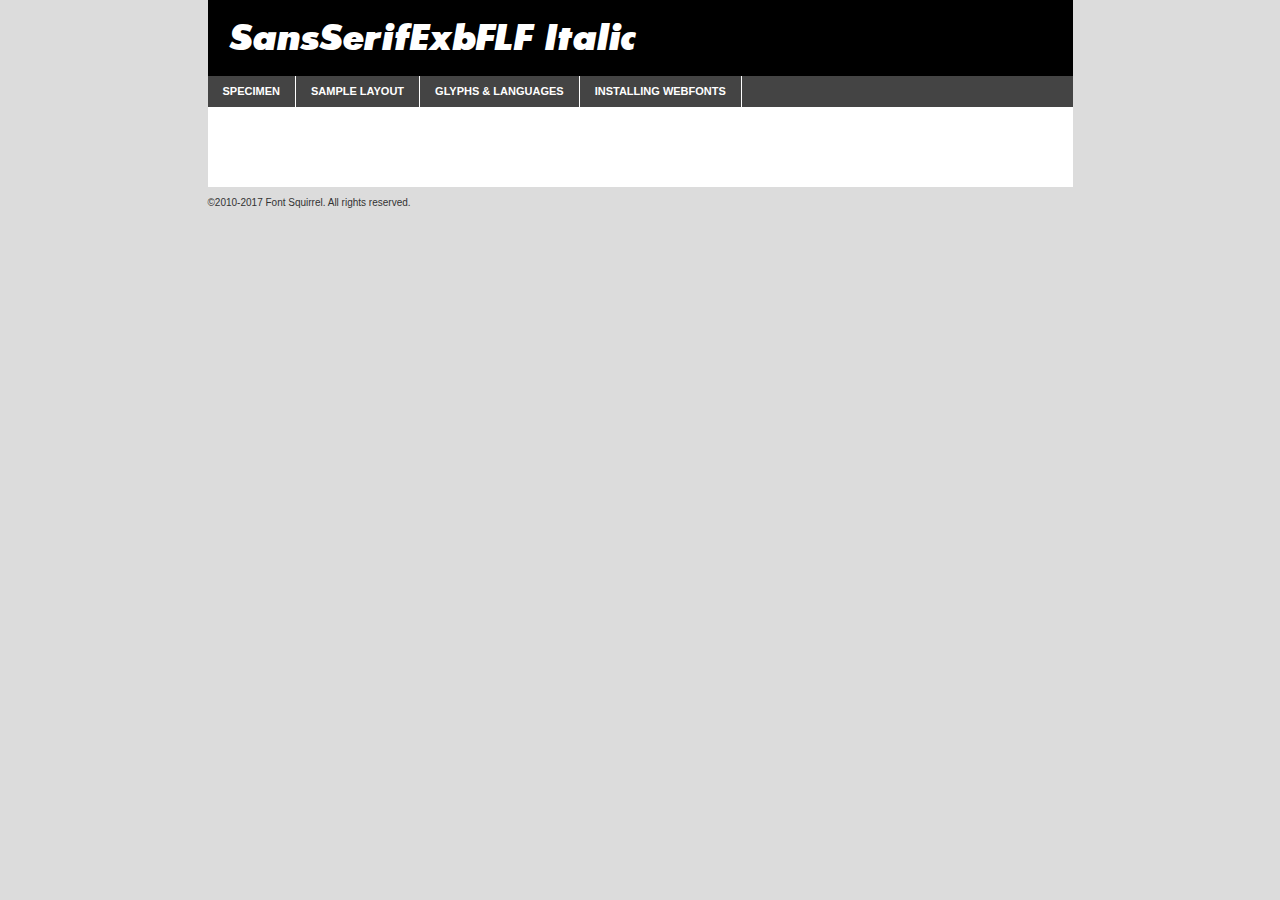
<file: site/fonts/sansserif/sansserifexbflf-italic-demo.html>
<!DOCTYPE html PUBLIC "-//W3C//DTD XHTML 1.0 Transitional//EN"
	"http://www.w3.org/TR/xhtml1/DTD/xhtml1-transitional.dtd">

<html xmlns="http://www.w3.org/1999/xhtml" xml:lang="en" lang="en">
<head>
	<meta http-equiv="Content-Type" content="text/html; charset=utf-8" />
	<script src="http://ajax.googleapis.com/ajax/libs/jquery/1.7.2/jquery.min.js" type="text/javascript" charset="utf-8"></script>
	<script type="text/javascript">
	(function($){$.fn.easyTabs=function(option){var param=jQuery.extend({fadeSpeed:"fast",defaultContent:1,activeClass:'active'},option);$(this).each(function(){var thisId="#"+this.id;if(param.defaultContent==''){param.defaultContent=1;}
	if(typeof param.defaultContent=="number")
	{var defaultTab=$(thisId+" .tabs li:eq("+(param.defaultContent-1)+") a").attr('href').substr(1);}else{var defaultTab=param.defaultContent;}
	$(thisId+" .tabs li a").each(function(){var tabToHide=$(this).attr('href').substr(1);$("#"+tabToHide).addClass('easytabs-tab-content');});hideAll();changeContent(defaultTab);function hideAll(){$(thisId+" .easytabs-tab-content").hide();}
	function changeContent(tabId){hideAll();$(thisId+" .tabs li").removeClass(param.activeClass);$(thisId+" .tabs li a[href=#"+tabId+"]").closest('li').addClass(param.activeClass);if(param.fadeSpeed!="none")
	{$(thisId+" #"+tabId).fadeIn(param.fadeSpeed);}else{$(thisId+" #"+tabId).show();}}
	$(thisId+" .tabs li").click(function(){var tabId=$(this).find('a').attr('href').substr(1);changeContent(tabId);return false;});});}})(jQuery);
	</script>
	<link rel="stylesheet" href="specimen_files/specimen_stylesheet.css" type="text/css" charset="utf-8" />
	<link rel="stylesheet" href="stylesheet.css" type="text/css" charset="utf-8" />

	<style type="text/css">
					body{
				font-family: 'sansserifexbflfitalic';
							}
		</style>

	<title>SansSerifExbFLF Italic Specimen</title>
	
	
	<script type="text/javascript" charset="utf-8">
		$(document).ready(function() {
			$('#container').easyTabs({defaultContent:1});
		});
	</script>
</head>

<body>
<div id="container">
	<div id="header">
		SansSerifExbFLF Italic	</div>
	<ul class="tabs">
		<li><a href="#specimen">Specimen</a></li>
		<li><a href="#layout">Sample Layout</a></li>
				<li><a href="#glyphs">Glyphs &amp; Languages</a></li>
		<li><a href="#installing">Installing Webfonts</a></li>
		
	</ul>
	
	<div id="main_content">

		
			<div id="specimen">
		
				<div class="section">
					<div class="grid12 firstcol">
						<div class="huge">AaBb</div>
					</div>
				</div>
		
				<div class="section">
					<div class="glyph_range">A&#x200B;B&#x200b;C&#x200b;D&#x200b;E&#x200b;F&#x200b;G&#x200b;H&#x200b;I&#x200b;J&#x200b;K&#x200b;L&#x200b;M&#x200b;N&#x200b;O&#x200b;P&#x200b;Q&#x200b;R&#x200b;S&#x200b;T&#x200b;U&#x200b;V&#x200b;W&#x200b;X&#x200b;Y&#x200b;Z&#x200b;a&#x200b;b&#x200b;c&#x200b;d&#x200b;e&#x200b;f&#x200b;g&#x200b;h&#x200b;i&#x200b;j&#x200b;k&#x200b;l&#x200b;m&#x200b;n&#x200b;o&#x200b;p&#x200b;q&#x200b;r&#x200b;s&#x200b;t&#x200b;u&#x200b;v&#x200b;w&#x200b;x&#x200b;y&#x200b;z&#x200b;1&#x200b;2&#x200b;3&#x200b;4&#x200b;5&#x200b;6&#x200b;7&#x200b;8&#x200b;9&#x200b;0&#x200b;&amp;&#x200b;.&#x200b;,&#x200b;?&#x200b;!&#x200b;&#64;&#x200b;(&#x200b;)&#x200b;#&#x200b;$&#x200b;%&#x200b;*&#x200b;+&#x200b;-&#x200b;=&#x200b;:&#x200b;;</div>
				</div>
				<div class="section">
					<div class="grid12 firstcol">
						<table class="sample_table">
							<tr><td>10</td><td class="size10">abcdefghijklmnopqrstuvwxyzABCDEFGHIJKLMNOPQRSTUVWXYZ0123456789abcdefghijklmnopqrstuvwxyzABCDEFGHIJKLMNOPQRSTUVWXYZ0123456789abcdefghijklmnopqrstuvwxyzABCDEFGHIJKLMNOPQRSTUVWXYZ</td></tr>
							<tr><td>11</td><td class="size11">abcdefghijklmnopqrstuvwxyzABCDEFGHIJKLMNOPQRSTUVWXYZ0123456789abcdefghijklmnopqrstuvwxyzABCDEFGHIJKLMNOPQRSTUVWXYZ0123456789abcdefghijklmnopqrstuvwxyzABCDEFGHIJKLMNOPQRSTUVWXYZ</td></tr>
							<tr><td>12</td><td class="size12">abcdefghijklmnopqrstuvwxyzABCDEFGHIJKLMNOPQRSTUVWXYZ0123456789abcdefghijklmnopqrstuvwxyzABCDEFGHIJKLMNOPQRSTUVWXYZ0123456789abcdefghijklmnopqrstuvwxyzABCDEFGHIJKLMNOPQRSTUVWXYZ</td></tr>
							<tr><td>13</td><td class="size13">abcdefghijklmnopqrstuvwxyzABCDEFGHIJKLMNOPQRSTUVWXYZ0123456789abcdefghijklmnopqrstuvwxyzABCDEFGHIJKLMNOPQRSTUVWXYZ0123456789abcdefghijklmnopqrstuvwxyzABCDEFGHIJKLMNOPQRSTUVWXYZ</td></tr>
							<tr><td>14</td><td class="size14">abcdefghijklmnopqrstuvwxyzABCDEFGHIJKLMNOPQRSTUVWXYZ0123456789abcdefghijklmnopqrstuvwxyzABCDEFGHIJKLMNOPQRSTUVWXYZ0123456789abcdefghijklmnopqrstuvwxyzABCDEFGHIJKLMNOPQRSTUVWXYZ</td></tr>
							<tr><td>16</td><td class="size16">abcdefghijklmnopqrstuvwxyzABCDEFGHIJKLMNOPQRSTUVWXYZ0123456789abcdefghijklmnopqrstuvwxyzABCDEFGHIJKLMNOPQRSTUVWXYZ</td></tr>
							<tr><td>18</td><td class="size18">abcdefghijklmnopqrstuvwxyzABCDEFGHIJKLMNOPQRSTUVWXYZ0123456789abcdefghijklmnopqrstuvwxyzABCDEFGHIJKLMNOPQRSTUVWXYZ</td></tr>
							<tr><td>20</td><td class="size20">abcdefghijklmnopqrstuvwxyzABCDEFGHIJKLMNOPQRSTUVWXYZ0123456789abcdefghijklmnopqrstuvwxyzABCDEFGHIJKLMNOPQRSTUVWXYZ</td></tr>
							<tr><td>24</td><td class="size24">abcdefghijklmnopqrstuvwxyzABCDEFGHIJKLMNOPQRSTUVWXYZ0123456789abcdefghijklmnopqrstuvwxyzABCDEFGHIJKLMNOPQRSTUVWXYZ</td></tr>
							<tr><td>30</td><td class="size30">abcdefghijklmnopqrstuvwxyzABCDEFGHIJKLMNOPQRSTUVWXYZ0123456789abcdefghijklmnopqrstuvwxyzABCDEFGHIJKLMNOPQRSTUVWXYZ</td></tr>
							<tr><td>36</td><td class="size36">abcdefghijklmnopqrstuvwxyzABCDEFGHIJKLMNOPQRSTUVWXYZ0123456789abcdefghijklmnopqrstuvwxyzABCDEFGHIJKLMNOPQRSTUVWXYZ</td></tr>
							<tr><td>48</td><td class="size48">abcdefghijklmnopqrstuvwxyzABCDEFGHIJKLMNOPQRSTUVWXYZ0123456789abcdefghijklmnopqrstuvwxyzABCDEFGHIJKLMNOPQRSTUVWXYZ</td></tr>
							<tr><td>60</td><td class="size60">abcdefghijklmnopqrstuvwxyzABCDEFGHIJKLMNOPQRSTUVWXYZ0123456789abcdefghijklmnopqrstuvwxyzABCDEFGHIJKLMNOPQRSTUVWXYZ</td></tr>
							<tr><td>72</td><td class="size72">abcdefghijklmnopqrstuvwxyzABCDEFGHIJKLMNOPQRSTUVWXYZ0123456789abcdefghijklmnopqrstuvwxyzABCDEFGHIJKLMNOPQRSTUVWXYZ</td></tr>
							<tr><td>90</td><td class="size90">abcdefghijklmnopqrstuvwxyzABCDEFGHIJKLMNOPQRSTUVWXYZ0123456789abcdefghijklmnopqrstuvwxyzABCDEFGHIJKLMNOPQRSTUVWXYZ</td></tr>
						</table>
				
					</div>
			
				</div>
		
		
		
								<div class="section" id="bodycomparison">


										<div id="xheight">
				<div class="fontbody">&#x25FC;&#x25FC;&#x25FC;&#x25FC;&#x25FC;&#x25FC;&#x25FC;&#x25FC;&#x25FC;&#x25FC;&#x25FC;&#x25FC;&#x25FC;&#x25FC;&#x25FC;&#x25FC;&#x25FC;&#x25FC;&#x25FC;&#x25FC;&#x25FC;&#x25FC;&#x25FC;&#x25FC;&#x25FC;&#x25FC;&#x25FC;&#x25FC;&#x25FC;&#x25FC;&#x25FC;&#x25FC;&#x25FC;&#x25FC;&#x25FC;&#x25FC;&#x25FC;&#x25FC;&#x25FC;&#x25FC;&#x25FC;&#x25FC;&#x25FC;&#x25FC;&#x25FC;&#x25FC;&#x25FC;&#x25FC;&#x25FC;&#x25FC;&#x25FC;&#x25FC;&#x25FC;&#x25FC;&#x25FC;&#x25FC;&#x25FC;&#x25FC;&#x25FC;&#x25FC;&#x25FC;&#x25FC;&#x25FC;&#x25FC;&#x25FC;&#x25FC;&#x25FC;&#x25FC;&#x25FC;&#x25FC;&#x25FC;&#x25FC;&#x25FC;&#x25FC;&#x25FC;&#x25FC;&#x25FC;&#x25FC;&#x25FC;&#x25FC;&#x25FC;&#x25FC;&#x25FC;&#x25FC;&#x25FC;&#x25FC;&#x25FC;&#x25FC;&#x25FC;&#x25FC;&#x25FC;&#x25FC;&#x25FC;&#x25FC;&#x25FC;&#x25FC;&#x25FC;&#x25FC;&#x25FC;body</div><div class="arialbody">body</div><div class="verdanabody">body</div><div class="georgiabody">body</div></div>
										<div class="fontbody" style="z-index:1">
											body<span>SansSerifExbFLF Italic</span>
										</div>
										<div class="arialbody" style="z-index:1">
											body<span>Arial</span>
										</div>
										<div class="verdanabody" style="z-index:1">
											body<span>Verdana</span>
										</div>
										<div class="georgiabody" style="z-index:1">
											body<span>Georgia</span>
										</div>



								</div>
		
		
				<div class="section psample psample_row1" id="">
					
					<div class="grid2 firstcol">
						<p class="size10"><span>10.</span>Aenean lacinia bibendum nulla sed consectetur. Fusce dapibus, tellus ac cursus commodo, tortor mauris condimentum nibh, ut fermentum massa justo sit amet risus. Nullam id dolor id nibh ultricies vehicula ut id elit. Cum sociis natoque penatibus et magnis dis parturient montes, nascetur ridiculus mus. Nulla vitae elit libero, a pharetra augue.</p>
			
					</div>
					<div class="grid3">
						<p class="size11"><span>11.</span>Aenean lacinia bibendum nulla sed consectetur. Fusce dapibus, tellus ac cursus commodo, tortor mauris condimentum nibh, ut fermentum massa justo sit amet risus. Nullam id dolor id nibh ultricies vehicula ut id elit. Cum sociis natoque penatibus et magnis dis parturient montes, nascetur ridiculus mus. Nulla vitae elit libero, a pharetra augue.</p>
			
					</div>
					<div class="grid3">
						<p class="size12"><span>12.</span>Aenean lacinia bibendum nulla sed consectetur. Fusce dapibus, tellus ac cursus commodo, tortor mauris condimentum nibh, ut fermentum massa justo sit amet risus. Nullam id dolor id nibh ultricies vehicula ut id elit. Cum sociis natoque penatibus et magnis dis parturient montes, nascetur ridiculus mus. Nulla vitae elit libero, a pharetra augue.</p>
			
					</div>
					<div class="grid4">
						<p class="size13"><span>13.</span>Aenean lacinia bibendum nulla sed consectetur. Fusce dapibus, tellus ac cursus commodo, tortor mauris condimentum nibh, ut fermentum massa justo sit amet risus. Nullam id dolor id nibh ultricies vehicula ut id elit. Cum sociis natoque penatibus et magnis dis parturient montes, nascetur ridiculus mus. Nulla vitae elit libero, a pharetra augue.</p>
			
					</div>
					<div class="white_blend"></div>
					
				</div>
				<div class="section psample psample_row2" id="">
					<div class="grid3 firstcol">
						<p class="size14"><span>14.</span>Aenean lacinia bibendum nulla sed consectetur. Fusce dapibus, tellus ac cursus commodo, tortor mauris condimentum nibh, ut fermentum massa justo sit amet risus. Nullam id dolor id nibh ultricies vehicula ut id elit. Cum sociis natoque penatibus et magnis dis parturient montes, nascetur ridiculus mus. Nulla vitae elit libero, a pharetra augue.</p>
			
					</div>
					<div class="grid4">
						<p class="size16"><span>16.</span>Aenean lacinia bibendum nulla sed consectetur. Fusce dapibus, tellus ac cursus commodo, tortor mauris condimentum nibh, ut fermentum massa justo sit amet risus. Nullam id dolor id nibh ultricies vehicula ut id elit. Cum sociis natoque penatibus et magnis dis parturient montes, nascetur ridiculus mus. Nulla vitae elit libero, a pharetra augue.</p>
			
					</div>
					<div class="grid5">
						<p class="size18"><span>18.</span>Aenean lacinia bibendum nulla sed consectetur. Fusce dapibus, tellus ac cursus commodo, tortor mauris condimentum nibh, ut fermentum massa justo sit amet risus. Nullam id dolor id nibh ultricies vehicula ut id elit. Cum sociis natoque penatibus et magnis dis parturient montes, nascetur ridiculus mus. Nulla vitae elit libero, a pharetra augue.</p>
			
					</div>

					<div class="white_blend"></div>

				</div>
				
				<div class="section psample psample_row3" id="">
					<div class="grid5 firstcol">
						<p class="size20"><span>20.</span>Aenean lacinia bibendum nulla sed consectetur. Fusce dapibus, tellus ac cursus commodo, tortor mauris condimentum nibh, ut fermentum massa justo sit amet risus. Nullam id dolor id nibh ultricies vehicula ut id elit. Cum sociis natoque penatibus et magnis dis parturient montes, nascetur ridiculus mus. Nulla vitae elit libero, a pharetra augue.</p>
					</div>
					<div class="grid7">
						<p class="size24"><span>24.</span>Aenean lacinia bibendum nulla sed consectetur. Fusce dapibus, tellus ac cursus commodo, tortor mauris condimentum nibh, ut fermentum massa justo sit amet risus. Nullam id dolor id nibh ultricies vehicula ut id elit. Cum sociis natoque penatibus et magnis dis parturient montes, nascetur ridiculus mus. Nulla vitae elit libero, a pharetra augue.</p>
					</div>
					
					<div class="white_blend"></div>
					
				</div>
				
				<div class="section psample psample_row4" id="">
					<div class="grid12 firstcol">
						<p class="size30"><span>30.</span>Aenean lacinia bibendum nulla sed consectetur. Fusce dapibus, tellus ac cursus commodo, tortor mauris condimentum nibh, ut fermentum massa justo sit amet risus. Nullam id dolor id nibh ultricies vehicula ut id elit. Cum sociis natoque penatibus et magnis dis parturient montes, nascetur ridiculus mus. Nulla vitae elit libero, a pharetra augue.</p>
					</div>
					<div class="white_blend"></div>
					
				</div>
				
				
				
				<div class="section psample psample_row1 fullreverse">
					<div class="grid2 firstcol">
						<p class="size10"><span>10.</span>Aenean lacinia bibendum nulla sed consectetur. Fusce dapibus, tellus ac cursus commodo, tortor mauris condimentum nibh, ut fermentum massa justo sit amet risus. Nullam id dolor id nibh ultricies vehicula ut id elit. Cum sociis natoque penatibus et magnis dis parturient montes, nascetur ridiculus mus. Nulla vitae elit libero, a pharetra augue.</p>
			
					</div>
					<div class="grid3">
						<p class="size11"><span>11.</span>Aenean lacinia bibendum nulla sed consectetur. Fusce dapibus, tellus ac cursus commodo, tortor mauris condimentum nibh, ut fermentum massa justo sit amet risus. Nullam id dolor id nibh ultricies vehicula ut id elit. Cum sociis natoque penatibus et magnis dis parturient montes, nascetur ridiculus mus. Nulla vitae elit libero, a pharetra augue.</p>
			
					</div>
					<div class="grid3">
						<p class="size12"><span>12.</span>Aenean lacinia bibendum nulla sed consectetur. Fusce dapibus, tellus ac cursus commodo, tortor mauris condimentum nibh, ut fermentum massa justo sit amet risus. Nullam id dolor id nibh ultricies vehicula ut id elit. Cum sociis natoque penatibus et magnis dis parturient montes, nascetur ridiculus mus. Nulla vitae elit libero, a pharetra augue.</p>
			
					</div>
					<div class="grid4">
						<p class="size13"><span>13.</span>Aenean lacinia bibendum nulla sed consectetur. Fusce dapibus, tellus ac cursus commodo, tortor mauris condimentum nibh, ut fermentum massa justo sit amet risus. Nullam id dolor id nibh ultricies vehicula ut id elit. Cum sociis natoque penatibus et magnis dis parturient montes, nascetur ridiculus mus. Nulla vitae elit libero, a pharetra augue.</p>
			
					</div>
					<div class="black_blend"></div>
					
				</div>
				
				<div class="section psample psample_row2 fullreverse">
					<div class="grid3 firstcol">
						<p class="size14"><span>14.</span>Aenean lacinia bibendum nulla sed consectetur. Fusce dapibus, tellus ac cursus commodo, tortor mauris condimentum nibh, ut fermentum massa justo sit amet risus. Nullam id dolor id nibh ultricies vehicula ut id elit. Cum sociis natoque penatibus et magnis dis parturient montes, nascetur ridiculus mus. Nulla vitae elit libero, a pharetra augue.</p>
			
					</div>
					<div class="grid4">
						<p class="size16"><span>16.</span>Aenean lacinia bibendum nulla sed consectetur. Fusce dapibus, tellus ac cursus commodo, tortor mauris condimentum nibh, ut fermentum massa justo sit amet risus. Nullam id dolor id nibh ultricies vehicula ut id elit. Cum sociis natoque penatibus et magnis dis parturient montes, nascetur ridiculus mus. Nulla vitae elit libero, a pharetra augue.</p>
			
					</div>
					<div class="grid5">
						<p class="size18"><span>18.</span>Aenean lacinia bibendum nulla sed consectetur. Fusce dapibus, tellus ac cursus commodo, tortor mauris condimentum nibh, ut fermentum massa justo sit amet risus. Nullam id dolor id nibh ultricies vehicula ut id elit. Cum sociis natoque penatibus et magnis dis parturient montes, nascetur ridiculus mus. Nulla vitae elit libero, a pharetra augue.</p>
			
					</div>
					<div class="black_blend"></div>

				</div>
				
				<div class="section psample fullreverse psample_row3" id="">
					<div class="grid5 firstcol">
						<p class="size20"><span>20.</span>Aenean lacinia bibendum nulla sed consectetur. Fusce dapibus, tellus ac cursus commodo, tortor mauris condimentum nibh, ut fermentum massa justo sit amet risus. Nullam id dolor id nibh ultricies vehicula ut id elit. Cum sociis natoque penatibus et magnis dis parturient montes, nascetur ridiculus mus. Nulla vitae elit libero, a pharetra augue.</p>
					</div>
					<div class="grid7">
						<p class="size24"><span>24.</span>Aenean lacinia bibendum nulla sed consectetur. Fusce dapibus, tellus ac cursus commodo, tortor mauris condimentum nibh, ut fermentum massa justo sit amet risus. Nullam id dolor id nibh ultricies vehicula ut id elit. Cum sociis natoque penatibus et magnis dis parturient montes, nascetur ridiculus mus. Nulla vitae elit libero, a pharetra augue.</p>
					</div>
					
					<div class="black_blend"></div>
					
				</div>
				
				<div class="section psample fullreverse psample_row4" id="" style="border-bottom: 20px #000 solid;">
					<div class="grid12 firstcol">
						<p class="size30"><span>30.</span>Aenean lacinia bibendum nulla sed consectetur. Fusce dapibus, tellus ac cursus commodo, tortor mauris condimentum nibh, ut fermentum massa justo sit amet risus. Nullam id dolor id nibh ultricies vehicula ut id elit. Cum sociis natoque penatibus et magnis dis parturient montes, nascetur ridiculus mus. Nulla vitae elit libero, a pharetra augue.</p>
					</div>
					<div class="black_blend"></div>
					
				</div>
				
				
				
				
			</div>
			
			<div id="layout">
				
				<div class="section">
					
					<div class="grid12 firstcol">
						<h1>Lorem Ipsum Dolor</h1>
						<h2>Etiam porta sem malesuada magna mollis euismod</h2>
						
						<p class="byline">By <a href="#link">Aenean Lacinia</a></p>
					</div>
				</div>
				<div class="section">
					<div class="grid8 firstcol">
						<p class="large">Donec sed odio dui. Morbi leo risus, porta ac consectetur ac, vestibulum at eros. Fusce dapibus, tellus ac cursus commodo, tortor mauris condimentum nibh, ut fermentum massa justo sit amet risus. </p>

						
						<h3>Pellentesque ornare sem</h3>

						<p>Maecenas sed diam eget risus varius blandit sit amet non magna. Maecenas faucibus mollis interdum. Donec ullamcorper nulla non metus auctor fringilla. Nullam id dolor id nibh ultricies vehicula ut id elit. Nullam id dolor id nibh ultricies vehicula ut id elit. </p>

						<p>Aenean eu leo quam. Pellentesque ornare sem lacinia quam venenatis vestibulum. Lorem ipsum dolor sit amet, consectetur adipiscing elit. Cum sociis natoque penatibus et magnis dis parturient montes, nascetur ridiculus mus. </p>

						<p>Nulla vitae elit libero, a pharetra augue. Praesent commodo cursus magna, vel scelerisque nisl consectetur et. Aenean lacinia bibendum nulla sed consectetur. </p>

						<p>Nullam quis risus eget urna mollis ornare vel eu leo. Nullam quis risus eget urna mollis ornare vel eu leo. Maecenas sed diam eget risus varius blandit sit amet non magna. Donec ullamcorper nulla non metus auctor fringilla. </p>

						<h3>Cras mattis consectetur</h3>

						<p>Aenean eu leo quam. Pellentesque ornare sem lacinia quam venenatis vestibulum. Aenean lacinia bibendum nulla sed consectetur. Integer posuere erat a ante venenatis dapibus posuere velit aliquet. Cras mattis consectetur purus sit amet fermentum. </p>

						<p>Nullam id dolor id nibh ultricies vehicula ut id elit. Nullam quis risus eget urna mollis ornare vel eu leo. Cras mattis consectetur purus sit amet fermentum.</p>
					</div>
					
					<div class="grid4 sidebar">
						
						<div class="box reverse">
							<p class="last">Nullam quis risus eget urna mollis ornare vel eu leo. Donec ullamcorper nulla non metus auctor fringilla. Cras mattis consectetur purus sit amet fermentum. Sed posuere consectetur est at lobortis. Lorem ipsum dolor sit amet, consectetur adipiscing elit. </p>
						</div>
						
						<p class="caption">Maecenas sed diam eget risus varius.</p>

						<p>Vestibulum id ligula porta felis euismod semper. Integer posuere erat a ante venenatis dapibus posuere velit aliquet. Vestibulum id ligula porta felis euismod semper. Sed posuere consectetur est at lobortis. Maecenas sed diam eget risus varius blandit sit amet non magna. Fusce dapibus, tellus ac cursus commodo, tortor mauris condimentum nibh, ut fermentum massa justo sit amet risus. </p>

					

						<p>Duis mollis, est non commodo luctus, nisi erat porttitor ligula, eget lacinia odio sem nec elit. Aenean lacinia bibendum nulla sed consectetur. Vivamus sagittis lacus vel augue laoreet rutrum faucibus dolor auctor. Aenean lacinia bibendum nulla sed consectetur. Nullam quis risus eget urna mollis ornare vel eu leo. </p>

						<p>Praesent commodo cursus magna, vel scelerisque nisl consectetur et. Donec ullamcorper nulla non metus auctor fringilla. Maecenas faucibus mollis interdum. Fusce dapibus, tellus ac cursus commodo, tortor mauris condimentum nibh, ut fermentum massa justo sit amet risus. </p>

					</div>
				</div>
				
			</div>


			



		<div id="glyphs">
			<div class="section">
				<div class="grid12 firstcol">
			
				<h1>Language Support</h1>
				<p>The subset of SansSerifExbFLF Italic in this kit supports the following languages:<br />
			
					Albanian, Basque, Breton, Chamorro, Danish, Dutch, English, Faroese, Finnish, French, Frisian, Galician, German, Icelandic, Italian, Malagasy, Norwegian, Portuguese, Spanish, Alsatian, Aragonese, Arapaho, Arrernte, Asturian, Aymara, Bislama, Cebuano, Corsican, Fijian, French_creole, Genoese, Gilbertese, Greenlandic, Haitian_creole, Hiligaynon, Hmong, Hopi, Ibanag, Iloko_ilokano, Indonesian, Interglossa_glosa, Interlingua, Irish_gaelic, Jerriais, Lojban, Lombard, Luxembourgeois, Manx, Mohawk, Norfolk_pitcairnese, Occitan, Oromo, Pangasinan, Papiamento, Piedmontese, Potawatomi, Rhaeto-romance, Romansh, Rotokas, Sami_lule, Samoan, Sardinian, Scots_gaelic, Seychelles_creole, Shona, Sicilian, Somali, Southern_ndebele, Swahili, Swati_swazi, Tagalog_filipino_pilipino, Tetum, Tok_pisin, Uyghur_latinized, Volapuk, Walloon, Warlpiri, Xhosa, Yapese, Zulu, Latinbasic, Ubasic, Demo				</p>
				<h1>Glyph Chart</h1>
				<p>The subset of SansSerifExbFLF Italic in this kit includes all the glyphs listed below. Unicode entities are included above each glyph to help you insert individual characters into your layout.</p>
				<div id="glyph_chart">
			
																				 <div><p>&amp;#32;</p>&#32;</div>
																				 <div><p>&amp;#33;</p>&#33;</div>
																				 <div><p>&amp;#34;</p>&#34;</div>
																				 <div><p>&amp;#35;</p>&#35;</div>
																				 <div><p>&amp;#36;</p>&#36;</div>
																				 <div><p>&amp;#37;</p>&#37;</div>
																				 <div><p>&amp;#38;</p>&#38;</div>
																				 <div><p>&amp;#39;</p>&#39;</div>
																				 <div><p>&amp;#40;</p>&#40;</div>
																				 <div><p>&amp;#41;</p>&#41;</div>
																				 <div><p>&amp;#42;</p>&#42;</div>
																				 <div><p>&amp;#43;</p>&#43;</div>
																				 <div><p>&amp;#44;</p>&#44;</div>
																				 <div><p>&amp;#45;</p>&#45;</div>
																				 <div><p>&amp;#46;</p>&#46;</div>
																				 <div><p>&amp;#47;</p>&#47;</div>
																				 <div><p>&amp;#48;</p>&#48;</div>
																				 <div><p>&amp;#49;</p>&#49;</div>
																				 <div><p>&amp;#50;</p>&#50;</div>
																				 <div><p>&amp;#51;</p>&#51;</div>
																				 <div><p>&amp;#52;</p>&#52;</div>
																				 <div><p>&amp;#53;</p>&#53;</div>
																				 <div><p>&amp;#54;</p>&#54;</div>
																				 <div><p>&amp;#55;</p>&#55;</div>
																				 <div><p>&amp;#56;</p>&#56;</div>
																				 <div><p>&amp;#57;</p>&#57;</div>
																				 <div><p>&amp;#58;</p>&#58;</div>
																				 <div><p>&amp;#59;</p>&#59;</div>
																				 <div><p>&amp;#60;</p>&#60;</div>
																				 <div><p>&amp;#61;</p>&#61;</div>
																				 <div><p>&amp;#62;</p>&#62;</div>
																				 <div><p>&amp;#63;</p>&#63;</div>
																				 <div><p>&amp;#64;</p>&#64;</div>
																				 <div><p>&amp;#65;</p>&#65;</div>
																				 <div><p>&amp;#66;</p>&#66;</div>
																				 <div><p>&amp;#67;</p>&#67;</div>
																				 <div><p>&amp;#68;</p>&#68;</div>
																				 <div><p>&amp;#69;</p>&#69;</div>
																				 <div><p>&amp;#70;</p>&#70;</div>
																				 <div><p>&amp;#71;</p>&#71;</div>
																				 <div><p>&amp;#72;</p>&#72;</div>
																				 <div><p>&amp;#73;</p>&#73;</div>
																				 <div><p>&amp;#74;</p>&#74;</div>
																				 <div><p>&amp;#75;</p>&#75;</div>
																				 <div><p>&amp;#76;</p>&#76;</div>
																				 <div><p>&amp;#77;</p>&#77;</div>
																				 <div><p>&amp;#78;</p>&#78;</div>
																				 <div><p>&amp;#79;</p>&#79;</div>
																				 <div><p>&amp;#80;</p>&#80;</div>
																				 <div><p>&amp;#81;</p>&#81;</div>
																				 <div><p>&amp;#82;</p>&#82;</div>
																				 <div><p>&amp;#83;</p>&#83;</div>
																				 <div><p>&amp;#84;</p>&#84;</div>
																				 <div><p>&amp;#85;</p>&#85;</div>
																				 <div><p>&amp;#86;</p>&#86;</div>
																				 <div><p>&amp;#87;</p>&#87;</div>
																				 <div><p>&amp;#88;</p>&#88;</div>
																				 <div><p>&amp;#89;</p>&#89;</div>
																				 <div><p>&amp;#90;</p>&#90;</div>
																				 <div><p>&amp;#91;</p>&#91;</div>
																				 <div><p>&amp;#92;</p>&#92;</div>
																				 <div><p>&amp;#93;</p>&#93;</div>
																				 <div><p>&amp;#94;</p>&#94;</div>
																				 <div><p>&amp;#95;</p>&#95;</div>
																				 <div><p>&amp;#96;</p>&#96;</div>
																				 <div><p>&amp;#97;</p>&#97;</div>
																				 <div><p>&amp;#98;</p>&#98;</div>
																				 <div><p>&amp;#99;</p>&#99;</div>
																				 <div><p>&amp;#100;</p>&#100;</div>
																				 <div><p>&amp;#101;</p>&#101;</div>
																				 <div><p>&amp;#102;</p>&#102;</div>
																				 <div><p>&amp;#103;</p>&#103;</div>
																				 <div><p>&amp;#104;</p>&#104;</div>
																				 <div><p>&amp;#105;</p>&#105;</div>
																				 <div><p>&amp;#106;</p>&#106;</div>
																				 <div><p>&amp;#107;</p>&#107;</div>
																				 <div><p>&amp;#108;</p>&#108;</div>
																				 <div><p>&amp;#109;</p>&#109;</div>
																				 <div><p>&amp;#110;</p>&#110;</div>
																				 <div><p>&amp;#111;</p>&#111;</div>
																				 <div><p>&amp;#112;</p>&#112;</div>
																				 <div><p>&amp;#113;</p>&#113;</div>
																				 <div><p>&amp;#114;</p>&#114;</div>
																				 <div><p>&amp;#115;</p>&#115;</div>
																				 <div><p>&amp;#116;</p>&#116;</div>
																				 <div><p>&amp;#117;</p>&#117;</div>
																				 <div><p>&amp;#118;</p>&#118;</div>
																				 <div><p>&amp;#119;</p>&#119;</div>
																				 <div><p>&amp;#120;</p>&#120;</div>
																				 <div><p>&amp;#121;</p>&#121;</div>
																				 <div><p>&amp;#122;</p>&#122;</div>
																				 <div><p>&amp;#123;</p>&#123;</div>
																				 <div><p>&amp;#124;</p>&#124;</div>
																				 <div><p>&amp;#125;</p>&#125;</div>
																				 <div><p>&amp;#126;</p>&#126;</div>
																				 <div><p>&amp;#160;</p>&#160;</div>
																				 <div><p>&amp;#161;</p>&#161;</div>
																				 <div><p>&amp;#162;</p>&#162;</div>
																				 <div><p>&amp;#163;</p>&#163;</div>
																				 <div><p>&amp;#165;</p>&#165;</div>
																				 <div><p>&amp;#166;</p>&#166;</div>
																				 <div><p>&amp;#167;</p>&#167;</div>
																				 <div><p>&amp;#168;</p>&#168;</div>
																				 <div><p>&amp;#169;</p>&#169;</div>
																				 <div><p>&amp;#170;</p>&#170;</div>
																				 <div><p>&amp;#171;</p>&#171;</div>
																				 <div><p>&amp;#172;</p>&#172;</div>
																				 <div><p>&amp;#173;</p>&#173;</div>
																				 <div><p>&amp;#174;</p>&#174;</div>
																				 <div><p>&amp;#175;</p>&#175;</div>
																				 <div><p>&amp;#176;</p>&#176;</div>
																				 <div><p>&amp;#177;</p>&#177;</div>
																				 <div><p>&amp;#178;</p>&#178;</div>
																				 <div><p>&amp;#179;</p>&#179;</div>
																				 <div><p>&amp;#180;</p>&#180;</div>
																				 <div><p>&amp;#181;</p>&#181;</div>
																				 <div><p>&amp;#182;</p>&#182;</div>
																				 <div><p>&amp;#183;</p>&#183;</div>
																				 <div><p>&amp;#184;</p>&#184;</div>
																				 <div><p>&amp;#185;</p>&#185;</div>
																				 <div><p>&amp;#186;</p>&#186;</div>
																				 <div><p>&amp;#187;</p>&#187;</div>
																				 <div><p>&amp;#188;</p>&#188;</div>
																				 <div><p>&amp;#189;</p>&#189;</div>
																				 <div><p>&amp;#190;</p>&#190;</div>
																				 <div><p>&amp;#191;</p>&#191;</div>
																				 <div><p>&amp;#192;</p>&#192;</div>
																				 <div><p>&amp;#193;</p>&#193;</div>
																				 <div><p>&amp;#194;</p>&#194;</div>
																				 <div><p>&amp;#195;</p>&#195;</div>
																				 <div><p>&amp;#196;</p>&#196;</div>
																				 <div><p>&amp;#197;</p>&#197;</div>
																				 <div><p>&amp;#198;</p>&#198;</div>
																				 <div><p>&amp;#199;</p>&#199;</div>
																				 <div><p>&amp;#200;</p>&#200;</div>
																				 <div><p>&amp;#201;</p>&#201;</div>
																				 <div><p>&amp;#202;</p>&#202;</div>
																				 <div><p>&amp;#203;</p>&#203;</div>
																				 <div><p>&amp;#204;</p>&#204;</div>
																				 <div><p>&amp;#205;</p>&#205;</div>
																				 <div><p>&amp;#206;</p>&#206;</div>
																				 <div><p>&amp;#207;</p>&#207;</div>
																				 <div><p>&amp;#208;</p>&#208;</div>
																				 <div><p>&amp;#209;</p>&#209;</div>
																				 <div><p>&amp;#210;</p>&#210;</div>
																				 <div><p>&amp;#211;</p>&#211;</div>
																				 <div><p>&amp;#212;</p>&#212;</div>
																				 <div><p>&amp;#213;</p>&#213;</div>
																				 <div><p>&amp;#214;</p>&#214;</div>
																				 <div><p>&amp;#215;</p>&#215;</div>
																				 <div><p>&amp;#216;</p>&#216;</div>
																				 <div><p>&amp;#217;</p>&#217;</div>
																				 <div><p>&amp;#218;</p>&#218;</div>
																				 <div><p>&amp;#219;</p>&#219;</div>
																				 <div><p>&amp;#220;</p>&#220;</div>
																				 <div><p>&amp;#221;</p>&#221;</div>
																				 <div><p>&amp;#222;</p>&#222;</div>
																				 <div><p>&amp;#223;</p>&#223;</div>
																				 <div><p>&amp;#224;</p>&#224;</div>
																				 <div><p>&amp;#225;</p>&#225;</div>
																				 <div><p>&amp;#226;</p>&#226;</div>
																				 <div><p>&amp;#227;</p>&#227;</div>
																				 <div><p>&amp;#228;</p>&#228;</div>
																				 <div><p>&amp;#229;</p>&#229;</div>
																				 <div><p>&amp;#230;</p>&#230;</div>
																				 <div><p>&amp;#231;</p>&#231;</div>
																				 <div><p>&amp;#232;</p>&#232;</div>
																				 <div><p>&amp;#233;</p>&#233;</div>
																				 <div><p>&amp;#234;</p>&#234;</div>
																				 <div><p>&amp;#235;</p>&#235;</div>
																				 <div><p>&amp;#236;</p>&#236;</div>
																				 <div><p>&amp;#237;</p>&#237;</div>
																				 <div><p>&amp;#238;</p>&#238;</div>
																				 <div><p>&amp;#239;</p>&#239;</div>
																				 <div><p>&amp;#240;</p>&#240;</div>
																				 <div><p>&amp;#241;</p>&#241;</div>
																				 <div><p>&amp;#242;</p>&#242;</div>
																				 <div><p>&amp;#243;</p>&#243;</div>
																				 <div><p>&amp;#244;</p>&#244;</div>
																				 <div><p>&amp;#245;</p>&#245;</div>
																				 <div><p>&amp;#246;</p>&#246;</div>
																				 <div><p>&amp;#247;</p>&#247;</div>
																				 <div><p>&amp;#248;</p>&#248;</div>
																				 <div><p>&amp;#249;</p>&#249;</div>
																				 <div><p>&amp;#250;</p>&#250;</div>
																				 <div><p>&amp;#251;</p>&#251;</div>
																				 <div><p>&amp;#252;</p>&#252;</div>
																				 <div><p>&amp;#253;</p>&#253;</div>
																				 <div><p>&amp;#254;</p>&#254;</div>
																				 <div><p>&amp;#255;</p>&#255;</div>
																				 <div><p>&amp;#338;</p>&#338;</div>
																				 <div><p>&amp;#339;</p>&#339;</div>
																				 <div><p>&amp;#376;</p>&#376;</div>
																				 <div><p>&amp;#710;</p>&#710;</div>
																				 <div><p>&amp;#732;</p>&#732;</div>
																				 <div><p>&amp;#8192;</p>&#8192;</div>
																				 <div><p>&amp;#8193;</p>&#8193;</div>
																				 <div><p>&amp;#8194;</p>&#8194;</div>
																				 <div><p>&amp;#8195;</p>&#8195;</div>
																				 <div><p>&amp;#8196;</p>&#8196;</div>
																				 <div><p>&amp;#8197;</p>&#8197;</div>
																				 <div><p>&amp;#8198;</p>&#8198;</div>
																				 <div><p>&amp;#8199;</p>&#8199;</div>
																				 <div><p>&amp;#8200;</p>&#8200;</div>
																				 <div><p>&amp;#8201;</p>&#8201;</div>
																				 <div><p>&amp;#8202;</p>&#8202;</div>
																				 <div><p>&amp;#8208;</p>&#8208;</div>
																				 <div><p>&amp;#8209;</p>&#8209;</div>
																				 <div><p>&amp;#8210;</p>&#8210;</div>
																				 <div><p>&amp;#8211;</p>&#8211;</div>
																				 <div><p>&amp;#8212;</p>&#8212;</div>
																				 <div><p>&amp;#8216;</p>&#8216;</div>
																				 <div><p>&amp;#8217;</p>&#8217;</div>
																				 <div><p>&amp;#8218;</p>&#8218;</div>
																				 <div><p>&amp;#8220;</p>&#8220;</div>
																				 <div><p>&amp;#8221;</p>&#8221;</div>
																				 <div><p>&amp;#8222;</p>&#8222;</div>
																				 <div><p>&amp;#8226;</p>&#8226;</div>
																				 <div><p>&amp;#8230;</p>&#8230;</div>
																				 <div><p>&amp;#8239;</p>&#8239;</div>
																				 <div><p>&amp;#8249;</p>&#8249;</div>
																				 <div><p>&amp;#8250;</p>&#8250;</div>
																				 <div><p>&amp;#8287;</p>&#8287;</div>
																				 <div><p>&amp;#8482;</p>&#8482;</div>
																				 <div><p>&amp;#9724;</p>&#9724;</div>
																				 <div><p>&amp;#64257;</p>&#64257;</div>
																				 <div><p>&amp;#64258;</p>&#64258;</div>
																																																</div>	
				</div>
		
		
			</div>
		</div>
		
		
		<div id="specs">
			
		</div>
	
		<div id="installing">
			<div class="section">
				<div class="grid7 firstcol">
					<h1>Installing Webfonts</h1>
					
					<p>Webfonts are supported by all major browser platforms but not all in the same way. There are currently four different font formats that must be included in order to target all browsers. This includes TTF, WOFF, EOT and SVG.</p>
					
					<h2>1. Upload your webfonts</h2>
					<p>You must upload your webfont kit to your website. They should be in or near the same directory as your CSS files.</p>
					
					<h2>2. Include the webfont stylesheet</h2>
					<p>A special CSS @font-face declaration helps the various browsers select the appropriate font it needs without causing you a bunch of headaches. Learn more about this syntax by reading the <a href="https://www.fontspring.com/blog/further-hardening-of-the-bulletproof-syntax">Fontspring blog post</a> about it. The code for it is as follows:</p>


<code>
@font-face{ 
	font-family: 'MyWebFont';
	src: url('WebFont.eot');
	src: url('WebFont.eot?#iefix') format('embedded-opentype'),
	     url('WebFont.woff') format('woff'),
	     url('WebFont.ttf') format('truetype'),
	     url('WebFont.svg#webfont') format('svg');
}
</code>

	<p>We've already gone ahead and generated the code for you. All you have to do is link to the stylesheet in your HTML, like this:</p>
	<code>&lt;link rel=&quot;stylesheet&quot; href=&quot;stylesheet.css&quot; type=&quot;text/css&quot; charset=&quot;utf-8&quot; /&gt;</code>

					<h2>3. Modify your own stylesheet</h2>
					<p>To take advantage of your new fonts, you must tell your stylesheet to use them. Look at the original @font-face declaration above and find the property called "font-family." The name linked there will be what you use to reference the font. Prepend that webfont name to the font stack in the "font-family" property, inside the selector you want to change. For example:</p>
<code>p { font-family: 'WebFont', Arial, sans-serif; }</code>

<h2>4. Test</h2>
<p>Getting webfonts to work cross-browser <em>can</em> be tricky. Use the information in the sidebar to help you if you find that fonts aren't loading in a particular browser.</p>
				</div>
				
				<div class="grid5 sidebar">
					<div class="box">
						<h2>Troubleshooting<br />Font-Face Problems</h2>
						<p>Having trouble getting your webfonts to load in your new website? Here are some tips to sort out what might be the problem.</p>

						<h3>Fonts not showing in any browser</h3>

						<p>This sounds like you need to work on the plumbing. You either did not upload the fonts to the correct directory, or you did not link the fonts properly in the CSS. If you've confirmed that all this is correct and you still have a problem, take a look at your .htaccess file and see if requests are getting intercepted.</p>

						<h3>Fonts not loading in iPhone or iPad</h3>

						<p>The most common problem here is that you are serving the fonts from an IIS server. IIS refuses to serve files that have unknown MIME types. If that is the case, you must set the MIME type for SVG to "image/svg+xml" in the server settings. Follow these instructions from Microsoft if you need help.</p>

						<h3>Fonts not loading in Firefox</h3>

						<p>The primary reason for this failure? You are still using a version Firefox older than 3.5. So upgrade already! If that isn't it, then you are very likely serving fonts from a different domain. Firefox requires that all font assets be served from the same domain. Lastly it is possible that you need to add WOFF to your list of MIME types (if you are serving via IIS.)</p>

						<h3>Fonts not loading in IE</h3>

						<p>Are you looking at Internet Explorer on an actual Windows machine or are you cheating by using a service like Adobe BrowserLab? Many of these screenshot services do not render @font-face for IE. Best to test it on a real machine.</p>

						<h3>Fonts not loading in IE9</h3>

						<p>IE9, like Firefox, requires that fonts be served from the same domain as the website. Make sure that is the case.</p>
					</div>
				</div>
			</div>
			
		</div>
	
	</div>
	<div id="footer">
		<p>&copy;2010-2017 Font Squirrel. All rights reserved.</p>
	</div>
</div>
</body>
</html>
</file>
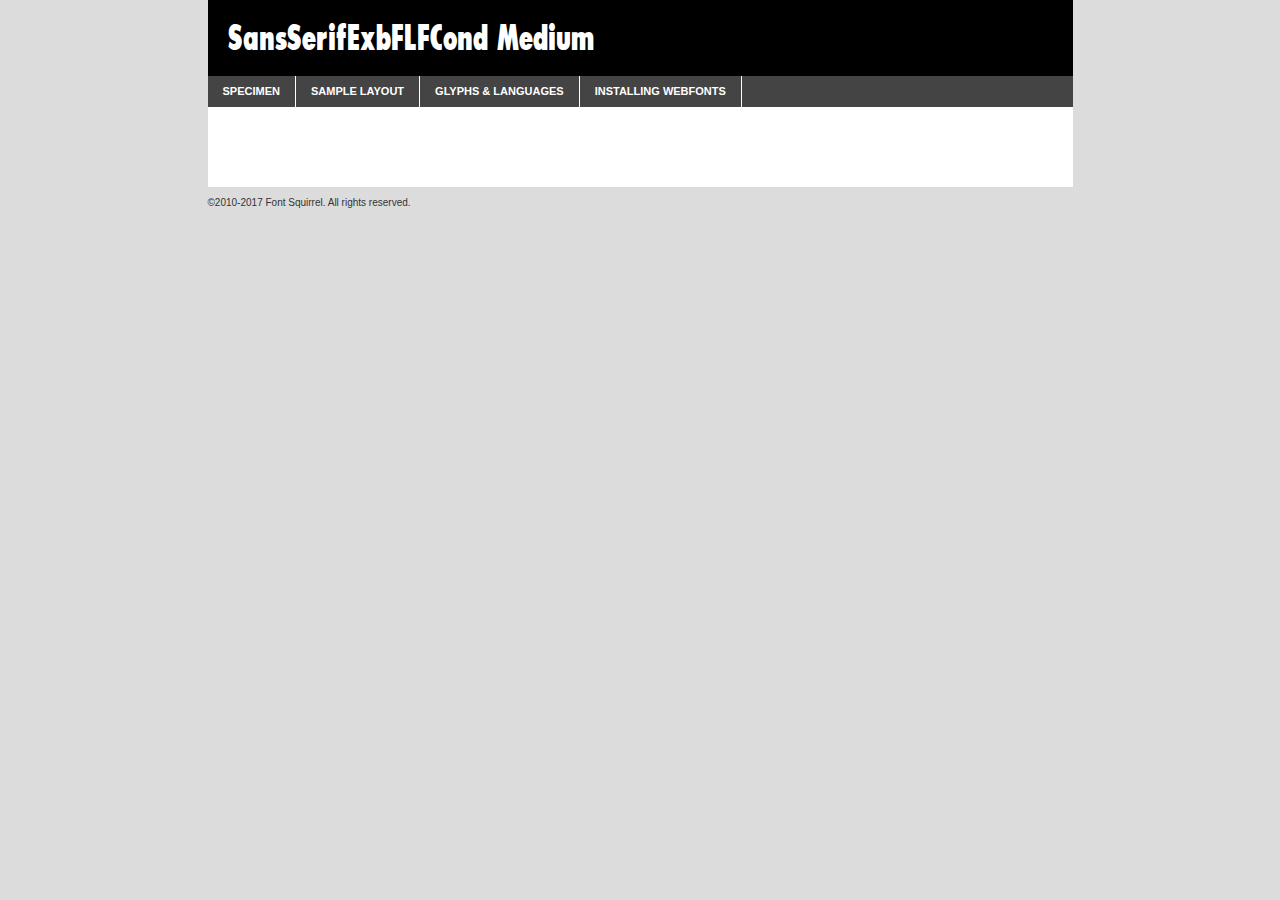
<file: site/fonts/sansserif/sansserifexbflfcond-demo.html>
<!DOCTYPE html PUBLIC "-//W3C//DTD XHTML 1.0 Transitional//EN"
	"http://www.w3.org/TR/xhtml1/DTD/xhtml1-transitional.dtd">

<html xmlns="http://www.w3.org/1999/xhtml" xml:lang="en" lang="en">
<head>
	<meta http-equiv="Content-Type" content="text/html; charset=utf-8" />
	<script src="http://ajax.googleapis.com/ajax/libs/jquery/1.7.2/jquery.min.js" type="text/javascript" charset="utf-8"></script>
	<script type="text/javascript">
	(function($){$.fn.easyTabs=function(option){var param=jQuery.extend({fadeSpeed:"fast",defaultContent:1,activeClass:'active'},option);$(this).each(function(){var thisId="#"+this.id;if(param.defaultContent==''){param.defaultContent=1;}
	if(typeof param.defaultContent=="number")
	{var defaultTab=$(thisId+" .tabs li:eq("+(param.defaultContent-1)+") a").attr('href').substr(1);}else{var defaultTab=param.defaultContent;}
	$(thisId+" .tabs li a").each(function(){var tabToHide=$(this).attr('href').substr(1);$("#"+tabToHide).addClass('easytabs-tab-content');});hideAll();changeContent(defaultTab);function hideAll(){$(thisId+" .easytabs-tab-content").hide();}
	function changeContent(tabId){hideAll();$(thisId+" .tabs li").removeClass(param.activeClass);$(thisId+" .tabs li a[href=#"+tabId+"]").closest('li').addClass(param.activeClass);if(param.fadeSpeed!="none")
	{$(thisId+" #"+tabId).fadeIn(param.fadeSpeed);}else{$(thisId+" #"+tabId).show();}}
	$(thisId+" .tabs li").click(function(){var tabId=$(this).find('a').attr('href').substr(1);changeContent(tabId);return false;});});}})(jQuery);
	</script>
	<link rel="stylesheet" href="specimen_files/specimen_stylesheet.css" type="text/css" charset="utf-8" />
	<link rel="stylesheet" href="stylesheet.css" type="text/css" charset="utf-8" />

	<style type="text/css">
					body{
				font-family: 'sansserifexbflfcondmedium';
							}
		</style>

	<title>SansSerifExbFLFCond Medium Specimen</title>
	
	
	<script type="text/javascript" charset="utf-8">
		$(document).ready(function() {
			$('#container').easyTabs({defaultContent:1});
		});
	</script>
</head>

<body>
<div id="container">
	<div id="header">
		SansSerifExbFLFCond Medium	</div>
	<ul class="tabs">
		<li><a href="#specimen">Specimen</a></li>
		<li><a href="#layout">Sample Layout</a></li>
				<li><a href="#glyphs">Glyphs &amp; Languages</a></li>
		<li><a href="#installing">Installing Webfonts</a></li>
		
	</ul>
	
	<div id="main_content">

		
			<div id="specimen">
		
				<div class="section">
					<div class="grid12 firstcol">
						<div class="huge">AaBb</div>
					</div>
				</div>
		
				<div class="section">
					<div class="glyph_range">A&#x200B;B&#x200b;C&#x200b;D&#x200b;E&#x200b;F&#x200b;G&#x200b;H&#x200b;I&#x200b;J&#x200b;K&#x200b;L&#x200b;M&#x200b;N&#x200b;O&#x200b;P&#x200b;Q&#x200b;R&#x200b;S&#x200b;T&#x200b;U&#x200b;V&#x200b;W&#x200b;X&#x200b;Y&#x200b;Z&#x200b;a&#x200b;b&#x200b;c&#x200b;d&#x200b;e&#x200b;f&#x200b;g&#x200b;h&#x200b;i&#x200b;j&#x200b;k&#x200b;l&#x200b;m&#x200b;n&#x200b;o&#x200b;p&#x200b;q&#x200b;r&#x200b;s&#x200b;t&#x200b;u&#x200b;v&#x200b;w&#x200b;x&#x200b;y&#x200b;z&#x200b;1&#x200b;2&#x200b;3&#x200b;4&#x200b;5&#x200b;6&#x200b;7&#x200b;8&#x200b;9&#x200b;0&#x200b;&amp;&#x200b;.&#x200b;,&#x200b;?&#x200b;!&#x200b;&#64;&#x200b;(&#x200b;)&#x200b;#&#x200b;$&#x200b;%&#x200b;*&#x200b;+&#x200b;-&#x200b;=&#x200b;:&#x200b;;</div>
				</div>
				<div class="section">
					<div class="grid12 firstcol">
						<table class="sample_table">
							<tr><td>10</td><td class="size10">abcdefghijklmnopqrstuvwxyzABCDEFGHIJKLMNOPQRSTUVWXYZ0123456789abcdefghijklmnopqrstuvwxyzABCDEFGHIJKLMNOPQRSTUVWXYZ0123456789abcdefghijklmnopqrstuvwxyzABCDEFGHIJKLMNOPQRSTUVWXYZ</td></tr>
							<tr><td>11</td><td class="size11">abcdefghijklmnopqrstuvwxyzABCDEFGHIJKLMNOPQRSTUVWXYZ0123456789abcdefghijklmnopqrstuvwxyzABCDEFGHIJKLMNOPQRSTUVWXYZ0123456789abcdefghijklmnopqrstuvwxyzABCDEFGHIJKLMNOPQRSTUVWXYZ</td></tr>
							<tr><td>12</td><td class="size12">abcdefghijklmnopqrstuvwxyzABCDEFGHIJKLMNOPQRSTUVWXYZ0123456789abcdefghijklmnopqrstuvwxyzABCDEFGHIJKLMNOPQRSTUVWXYZ0123456789abcdefghijklmnopqrstuvwxyzABCDEFGHIJKLMNOPQRSTUVWXYZ</td></tr>
							<tr><td>13</td><td class="size13">abcdefghijklmnopqrstuvwxyzABCDEFGHIJKLMNOPQRSTUVWXYZ0123456789abcdefghijklmnopqrstuvwxyzABCDEFGHIJKLMNOPQRSTUVWXYZ0123456789abcdefghijklmnopqrstuvwxyzABCDEFGHIJKLMNOPQRSTUVWXYZ</td></tr>
							<tr><td>14</td><td class="size14">abcdefghijklmnopqrstuvwxyzABCDEFGHIJKLMNOPQRSTUVWXYZ0123456789abcdefghijklmnopqrstuvwxyzABCDEFGHIJKLMNOPQRSTUVWXYZ0123456789abcdefghijklmnopqrstuvwxyzABCDEFGHIJKLMNOPQRSTUVWXYZ</td></tr>
							<tr><td>16</td><td class="size16">abcdefghijklmnopqrstuvwxyzABCDEFGHIJKLMNOPQRSTUVWXYZ0123456789abcdefghijklmnopqrstuvwxyzABCDEFGHIJKLMNOPQRSTUVWXYZ</td></tr>
							<tr><td>18</td><td class="size18">abcdefghijklmnopqrstuvwxyzABCDEFGHIJKLMNOPQRSTUVWXYZ0123456789abcdefghijklmnopqrstuvwxyzABCDEFGHIJKLMNOPQRSTUVWXYZ</td></tr>
							<tr><td>20</td><td class="size20">abcdefghijklmnopqrstuvwxyzABCDEFGHIJKLMNOPQRSTUVWXYZ0123456789abcdefghijklmnopqrstuvwxyzABCDEFGHIJKLMNOPQRSTUVWXYZ</td></tr>
							<tr><td>24</td><td class="size24">abcdefghijklmnopqrstuvwxyzABCDEFGHIJKLMNOPQRSTUVWXYZ0123456789abcdefghijklmnopqrstuvwxyzABCDEFGHIJKLMNOPQRSTUVWXYZ</td></tr>
							<tr><td>30</td><td class="size30">abcdefghijklmnopqrstuvwxyzABCDEFGHIJKLMNOPQRSTUVWXYZ0123456789abcdefghijklmnopqrstuvwxyzABCDEFGHIJKLMNOPQRSTUVWXYZ</td></tr>
							<tr><td>36</td><td class="size36">abcdefghijklmnopqrstuvwxyzABCDEFGHIJKLMNOPQRSTUVWXYZ0123456789abcdefghijklmnopqrstuvwxyzABCDEFGHIJKLMNOPQRSTUVWXYZ</td></tr>
							<tr><td>48</td><td class="size48">abcdefghijklmnopqrstuvwxyzABCDEFGHIJKLMNOPQRSTUVWXYZ0123456789abcdefghijklmnopqrstuvwxyzABCDEFGHIJKLMNOPQRSTUVWXYZ</td></tr>
							<tr><td>60</td><td class="size60">abcdefghijklmnopqrstuvwxyzABCDEFGHIJKLMNOPQRSTUVWXYZ0123456789abcdefghijklmnopqrstuvwxyzABCDEFGHIJKLMNOPQRSTUVWXYZ</td></tr>
							<tr><td>72</td><td class="size72">abcdefghijklmnopqrstuvwxyzABCDEFGHIJKLMNOPQRSTUVWXYZ0123456789abcdefghijklmnopqrstuvwxyzABCDEFGHIJKLMNOPQRSTUVWXYZ</td></tr>
							<tr><td>90</td><td class="size90">abcdefghijklmnopqrstuvwxyzABCDEFGHIJKLMNOPQRSTUVWXYZ0123456789abcdefghijklmnopqrstuvwxyzABCDEFGHIJKLMNOPQRSTUVWXYZ</td></tr>
						</table>
				
					</div>
			
				</div>
		
		
		
								<div class="section" id="bodycomparison">


										<div id="xheight">
				<div class="fontbody">&#x25FC;&#x25FC;&#x25FC;&#x25FC;&#x25FC;&#x25FC;&#x25FC;&#x25FC;&#x25FC;&#x25FC;&#x25FC;&#x25FC;&#x25FC;&#x25FC;&#x25FC;&#x25FC;&#x25FC;&#x25FC;&#x25FC;&#x25FC;&#x25FC;&#x25FC;&#x25FC;&#x25FC;&#x25FC;&#x25FC;&#x25FC;&#x25FC;&#x25FC;&#x25FC;&#x25FC;&#x25FC;&#x25FC;&#x25FC;&#x25FC;&#x25FC;&#x25FC;&#x25FC;&#x25FC;&#x25FC;&#x25FC;&#x25FC;&#x25FC;&#x25FC;&#x25FC;&#x25FC;&#x25FC;&#x25FC;&#x25FC;&#x25FC;&#x25FC;&#x25FC;&#x25FC;&#x25FC;&#x25FC;&#x25FC;&#x25FC;&#x25FC;&#x25FC;&#x25FC;&#x25FC;&#x25FC;&#x25FC;&#x25FC;&#x25FC;&#x25FC;&#x25FC;&#x25FC;&#x25FC;&#x25FC;&#x25FC;&#x25FC;&#x25FC;&#x25FC;&#x25FC;&#x25FC;&#x25FC;&#x25FC;&#x25FC;&#x25FC;&#x25FC;&#x25FC;&#x25FC;&#x25FC;&#x25FC;&#x25FC;&#x25FC;&#x25FC;&#x25FC;&#x25FC;&#x25FC;&#x25FC;&#x25FC;&#x25FC;&#x25FC;&#x25FC;&#x25FC;&#x25FC;&#x25FC;body</div><div class="arialbody">body</div><div class="verdanabody">body</div><div class="georgiabody">body</div></div>
										<div class="fontbody" style="z-index:1">
											body<span>SansSerifExbFLFCond Medium</span>
										</div>
										<div class="arialbody" style="z-index:1">
											body<span>Arial</span>
										</div>
										<div class="verdanabody" style="z-index:1">
											body<span>Verdana</span>
										</div>
										<div class="georgiabody" style="z-index:1">
											body<span>Georgia</span>
										</div>



								</div>
		
		
				<div class="section psample psample_row1" id="">
					
					<div class="grid2 firstcol">
						<p class="size10"><span>10.</span>Aenean lacinia bibendum nulla sed consectetur. Fusce dapibus, tellus ac cursus commodo, tortor mauris condimentum nibh, ut fermentum massa justo sit amet risus. Nullam id dolor id nibh ultricies vehicula ut id elit. Cum sociis natoque penatibus et magnis dis parturient montes, nascetur ridiculus mus. Nulla vitae elit libero, a pharetra augue.</p>
			
					</div>
					<div class="grid3">
						<p class="size11"><span>11.</span>Aenean lacinia bibendum nulla sed consectetur. Fusce dapibus, tellus ac cursus commodo, tortor mauris condimentum nibh, ut fermentum massa justo sit amet risus. Nullam id dolor id nibh ultricies vehicula ut id elit. Cum sociis natoque penatibus et magnis dis parturient montes, nascetur ridiculus mus. Nulla vitae elit libero, a pharetra augue.</p>
			
					</div>
					<div class="grid3">
						<p class="size12"><span>12.</span>Aenean lacinia bibendum nulla sed consectetur. Fusce dapibus, tellus ac cursus commodo, tortor mauris condimentum nibh, ut fermentum massa justo sit amet risus. Nullam id dolor id nibh ultricies vehicula ut id elit. Cum sociis natoque penatibus et magnis dis parturient montes, nascetur ridiculus mus. Nulla vitae elit libero, a pharetra augue.</p>
			
					</div>
					<div class="grid4">
						<p class="size13"><span>13.</span>Aenean lacinia bibendum nulla sed consectetur. Fusce dapibus, tellus ac cursus commodo, tortor mauris condimentum nibh, ut fermentum massa justo sit amet risus. Nullam id dolor id nibh ultricies vehicula ut id elit. Cum sociis natoque penatibus et magnis dis parturient montes, nascetur ridiculus mus. Nulla vitae elit libero, a pharetra augue.</p>
			
					</div>
					<div class="white_blend"></div>
					
				</div>
				<div class="section psample psample_row2" id="">
					<div class="grid3 firstcol">
						<p class="size14"><span>14.</span>Aenean lacinia bibendum nulla sed consectetur. Fusce dapibus, tellus ac cursus commodo, tortor mauris condimentum nibh, ut fermentum massa justo sit amet risus. Nullam id dolor id nibh ultricies vehicula ut id elit. Cum sociis natoque penatibus et magnis dis parturient montes, nascetur ridiculus mus. Nulla vitae elit libero, a pharetra augue.</p>
			
					</div>
					<div class="grid4">
						<p class="size16"><span>16.</span>Aenean lacinia bibendum nulla sed consectetur. Fusce dapibus, tellus ac cursus commodo, tortor mauris condimentum nibh, ut fermentum massa justo sit amet risus. Nullam id dolor id nibh ultricies vehicula ut id elit. Cum sociis natoque penatibus et magnis dis parturient montes, nascetur ridiculus mus. Nulla vitae elit libero, a pharetra augue.</p>
			
					</div>
					<div class="grid5">
						<p class="size18"><span>18.</span>Aenean lacinia bibendum nulla sed consectetur. Fusce dapibus, tellus ac cursus commodo, tortor mauris condimentum nibh, ut fermentum massa justo sit amet risus. Nullam id dolor id nibh ultricies vehicula ut id elit. Cum sociis natoque penatibus et magnis dis parturient montes, nascetur ridiculus mus. Nulla vitae elit libero, a pharetra augue.</p>
			
					</div>

					<div class="white_blend"></div>

				</div>
				
				<div class="section psample psample_row3" id="">
					<div class="grid5 firstcol">
						<p class="size20"><span>20.</span>Aenean lacinia bibendum nulla sed consectetur. Fusce dapibus, tellus ac cursus commodo, tortor mauris condimentum nibh, ut fermentum massa justo sit amet risus. Nullam id dolor id nibh ultricies vehicula ut id elit. Cum sociis natoque penatibus et magnis dis parturient montes, nascetur ridiculus mus. Nulla vitae elit libero, a pharetra augue.</p>
					</div>
					<div class="grid7">
						<p class="size24"><span>24.</span>Aenean lacinia bibendum nulla sed consectetur. Fusce dapibus, tellus ac cursus commodo, tortor mauris condimentum nibh, ut fermentum massa justo sit amet risus. Nullam id dolor id nibh ultricies vehicula ut id elit. Cum sociis natoque penatibus et magnis dis parturient montes, nascetur ridiculus mus. Nulla vitae elit libero, a pharetra augue.</p>
					</div>
					
					<div class="white_blend"></div>
					
				</div>
				
				<div class="section psample psample_row4" id="">
					<div class="grid12 firstcol">
						<p class="size30"><span>30.</span>Aenean lacinia bibendum nulla sed consectetur. Fusce dapibus, tellus ac cursus commodo, tortor mauris condimentum nibh, ut fermentum massa justo sit amet risus. Nullam id dolor id nibh ultricies vehicula ut id elit. Cum sociis natoque penatibus et magnis dis parturient montes, nascetur ridiculus mus. Nulla vitae elit libero, a pharetra augue.</p>
					</div>
					<div class="white_blend"></div>
					
				</div>
				
				
				
				<div class="section psample psample_row1 fullreverse">
					<div class="grid2 firstcol">
						<p class="size10"><span>10.</span>Aenean lacinia bibendum nulla sed consectetur. Fusce dapibus, tellus ac cursus commodo, tortor mauris condimentum nibh, ut fermentum massa justo sit amet risus. Nullam id dolor id nibh ultricies vehicula ut id elit. Cum sociis natoque penatibus et magnis dis parturient montes, nascetur ridiculus mus. Nulla vitae elit libero, a pharetra augue.</p>
			
					</div>
					<div class="grid3">
						<p class="size11"><span>11.</span>Aenean lacinia bibendum nulla sed consectetur. Fusce dapibus, tellus ac cursus commodo, tortor mauris condimentum nibh, ut fermentum massa justo sit amet risus. Nullam id dolor id nibh ultricies vehicula ut id elit. Cum sociis natoque penatibus et magnis dis parturient montes, nascetur ridiculus mus. Nulla vitae elit libero, a pharetra augue.</p>
			
					</div>
					<div class="grid3">
						<p class="size12"><span>12.</span>Aenean lacinia bibendum nulla sed consectetur. Fusce dapibus, tellus ac cursus commodo, tortor mauris condimentum nibh, ut fermentum massa justo sit amet risus. Nullam id dolor id nibh ultricies vehicula ut id elit. Cum sociis natoque penatibus et magnis dis parturient montes, nascetur ridiculus mus. Nulla vitae elit libero, a pharetra augue.</p>
			
					</div>
					<div class="grid4">
						<p class="size13"><span>13.</span>Aenean lacinia bibendum nulla sed consectetur. Fusce dapibus, tellus ac cursus commodo, tortor mauris condimentum nibh, ut fermentum massa justo sit amet risus. Nullam id dolor id nibh ultricies vehicula ut id elit. Cum sociis natoque penatibus et magnis dis parturient montes, nascetur ridiculus mus. Nulla vitae elit libero, a pharetra augue.</p>
			
					</div>
					<div class="black_blend"></div>
					
				</div>
				
				<div class="section psample psample_row2 fullreverse">
					<div class="grid3 firstcol">
						<p class="size14"><span>14.</span>Aenean lacinia bibendum nulla sed consectetur. Fusce dapibus, tellus ac cursus commodo, tortor mauris condimentum nibh, ut fermentum massa justo sit amet risus. Nullam id dolor id nibh ultricies vehicula ut id elit. Cum sociis natoque penatibus et magnis dis parturient montes, nascetur ridiculus mus. Nulla vitae elit libero, a pharetra augue.</p>
			
					</div>
					<div class="grid4">
						<p class="size16"><span>16.</span>Aenean lacinia bibendum nulla sed consectetur. Fusce dapibus, tellus ac cursus commodo, tortor mauris condimentum nibh, ut fermentum massa justo sit amet risus. Nullam id dolor id nibh ultricies vehicula ut id elit. Cum sociis natoque penatibus et magnis dis parturient montes, nascetur ridiculus mus. Nulla vitae elit libero, a pharetra augue.</p>
			
					</div>
					<div class="grid5">
						<p class="size18"><span>18.</span>Aenean lacinia bibendum nulla sed consectetur. Fusce dapibus, tellus ac cursus commodo, tortor mauris condimentum nibh, ut fermentum massa justo sit amet risus. Nullam id dolor id nibh ultricies vehicula ut id elit. Cum sociis natoque penatibus et magnis dis parturient montes, nascetur ridiculus mus. Nulla vitae elit libero, a pharetra augue.</p>
			
					</div>
					<div class="black_blend"></div>

				</div>
				
				<div class="section psample fullreverse psample_row3" id="">
					<div class="grid5 firstcol">
						<p class="size20"><span>20.</span>Aenean lacinia bibendum nulla sed consectetur. Fusce dapibus, tellus ac cursus commodo, tortor mauris condimentum nibh, ut fermentum massa justo sit amet risus. Nullam id dolor id nibh ultricies vehicula ut id elit. Cum sociis natoque penatibus et magnis dis parturient montes, nascetur ridiculus mus. Nulla vitae elit libero, a pharetra augue.</p>
					</div>
					<div class="grid7">
						<p class="size24"><span>24.</span>Aenean lacinia bibendum nulla sed consectetur. Fusce dapibus, tellus ac cursus commodo, tortor mauris condimentum nibh, ut fermentum massa justo sit amet risus. Nullam id dolor id nibh ultricies vehicula ut id elit. Cum sociis natoque penatibus et magnis dis parturient montes, nascetur ridiculus mus. Nulla vitae elit libero, a pharetra augue.</p>
					</div>
					
					<div class="black_blend"></div>
					
				</div>
				
				<div class="section psample fullreverse psample_row4" id="" style="border-bottom: 20px #000 solid;">
					<div class="grid12 firstcol">
						<p class="size30"><span>30.</span>Aenean lacinia bibendum nulla sed consectetur. Fusce dapibus, tellus ac cursus commodo, tortor mauris condimentum nibh, ut fermentum massa justo sit amet risus. Nullam id dolor id nibh ultricies vehicula ut id elit. Cum sociis natoque penatibus et magnis dis parturient montes, nascetur ridiculus mus. Nulla vitae elit libero, a pharetra augue.</p>
					</div>
					<div class="black_blend"></div>
					
				</div>
				
				
				
				
			</div>
			
			<div id="layout">
				
				<div class="section">
					
					<div class="grid12 firstcol">
						<h1>Lorem Ipsum Dolor</h1>
						<h2>Etiam porta sem malesuada magna mollis euismod</h2>
						
						<p class="byline">By <a href="#link">Aenean Lacinia</a></p>
					</div>
				</div>
				<div class="section">
					<div class="grid8 firstcol">
						<p class="large">Donec sed odio dui. Morbi leo risus, porta ac consectetur ac, vestibulum at eros. Fusce dapibus, tellus ac cursus commodo, tortor mauris condimentum nibh, ut fermentum massa justo sit amet risus. </p>

						
						<h3>Pellentesque ornare sem</h3>

						<p>Maecenas sed diam eget risus varius blandit sit amet non magna. Maecenas faucibus mollis interdum. Donec ullamcorper nulla non metus auctor fringilla. Nullam id dolor id nibh ultricies vehicula ut id elit. Nullam id dolor id nibh ultricies vehicula ut id elit. </p>

						<p>Aenean eu leo quam. Pellentesque ornare sem lacinia quam venenatis vestibulum. Lorem ipsum dolor sit amet, consectetur adipiscing elit. Cum sociis natoque penatibus et magnis dis parturient montes, nascetur ridiculus mus. </p>

						<p>Nulla vitae elit libero, a pharetra augue. Praesent commodo cursus magna, vel scelerisque nisl consectetur et. Aenean lacinia bibendum nulla sed consectetur. </p>

						<p>Nullam quis risus eget urna mollis ornare vel eu leo. Nullam quis risus eget urna mollis ornare vel eu leo. Maecenas sed diam eget risus varius blandit sit amet non magna. Donec ullamcorper nulla non metus auctor fringilla. </p>

						<h3>Cras mattis consectetur</h3>

						<p>Aenean eu leo quam. Pellentesque ornare sem lacinia quam venenatis vestibulum. Aenean lacinia bibendum nulla sed consectetur. Integer posuere erat a ante venenatis dapibus posuere velit aliquet. Cras mattis consectetur purus sit amet fermentum. </p>

						<p>Nullam id dolor id nibh ultricies vehicula ut id elit. Nullam quis risus eget urna mollis ornare vel eu leo. Cras mattis consectetur purus sit amet fermentum.</p>
					</div>
					
					<div class="grid4 sidebar">
						
						<div class="box reverse">
							<p class="last">Nullam quis risus eget urna mollis ornare vel eu leo. Donec ullamcorper nulla non metus auctor fringilla. Cras mattis consectetur purus sit amet fermentum. Sed posuere consectetur est at lobortis. Lorem ipsum dolor sit amet, consectetur adipiscing elit. </p>
						</div>
						
						<p class="caption">Maecenas sed diam eget risus varius.</p>

						<p>Vestibulum id ligula porta felis euismod semper. Integer posuere erat a ante venenatis dapibus posuere velit aliquet. Vestibulum id ligula porta felis euismod semper. Sed posuere consectetur est at lobortis. Maecenas sed diam eget risus varius blandit sit amet non magna. Fusce dapibus, tellus ac cursus commodo, tortor mauris condimentum nibh, ut fermentum massa justo sit amet risus. </p>

					

						<p>Duis mollis, est non commodo luctus, nisi erat porttitor ligula, eget lacinia odio sem nec elit. Aenean lacinia bibendum nulla sed consectetur. Vivamus sagittis lacus vel augue laoreet rutrum faucibus dolor auctor. Aenean lacinia bibendum nulla sed consectetur. Nullam quis risus eget urna mollis ornare vel eu leo. </p>

						<p>Praesent commodo cursus magna, vel scelerisque nisl consectetur et. Donec ullamcorper nulla non metus auctor fringilla. Maecenas faucibus mollis interdum. Fusce dapibus, tellus ac cursus commodo, tortor mauris condimentum nibh, ut fermentum massa justo sit amet risus. </p>

					</div>
				</div>
				
			</div>


			



		<div id="glyphs">
			<div class="section">
				<div class="grid12 firstcol">
			
				<h1>Language Support</h1>
				<p>The subset of SansSerifExbFLFCond Medium in this kit supports the following languages:<br />
			
					Albanian, Basque, Breton, Chamorro, Danish, Dutch, English, Faroese, Finnish, French, Frisian, Galician, German, Icelandic, Italian, Malagasy, Norwegian, Portuguese, Spanish, Alsatian, Aragonese, Arapaho, Arrernte, Asturian, Aymara, Bislama, Cebuano, Corsican, Fijian, French_creole, Genoese, Gilbertese, Greenlandic, Haitian_creole, Hiligaynon, Hmong, Hopi, Ibanag, Iloko_ilokano, Indonesian, Interglossa_glosa, Interlingua, Irish_gaelic, Jerriais, Lojban, Lombard, Luxembourgeois, Manx, Mohawk, Norfolk_pitcairnese, Occitan, Oromo, Pangasinan, Papiamento, Piedmontese, Potawatomi, Rhaeto-romance, Romansh, Rotokas, Sami_lule, Samoan, Sardinian, Scots_gaelic, Seychelles_creole, Shona, Sicilian, Somali, Southern_ndebele, Swahili, Swati_swazi, Tagalog_filipino_pilipino, Tetum, Tok_pisin, Uyghur_latinized, Volapuk, Walloon, Warlpiri, Xhosa, Yapese, Zulu, Latinbasic, Ubasic, Demo				</p>
				<h1>Glyph Chart</h1>
				<p>The subset of SansSerifExbFLFCond Medium in this kit includes all the glyphs listed below. Unicode entities are included above each glyph to help you insert individual characters into your layout.</p>
				<div id="glyph_chart">
			
																				 <div><p>&amp;#32;</p>&#32;</div>
																				 <div><p>&amp;#33;</p>&#33;</div>
																				 <div><p>&amp;#34;</p>&#34;</div>
																				 <div><p>&amp;#35;</p>&#35;</div>
																				 <div><p>&amp;#36;</p>&#36;</div>
																				 <div><p>&amp;#37;</p>&#37;</div>
																				 <div><p>&amp;#38;</p>&#38;</div>
																				 <div><p>&amp;#39;</p>&#39;</div>
																				 <div><p>&amp;#40;</p>&#40;</div>
																				 <div><p>&amp;#41;</p>&#41;</div>
																				 <div><p>&amp;#42;</p>&#42;</div>
																				 <div><p>&amp;#43;</p>&#43;</div>
																				 <div><p>&amp;#44;</p>&#44;</div>
																				 <div><p>&amp;#45;</p>&#45;</div>
																				 <div><p>&amp;#46;</p>&#46;</div>
																				 <div><p>&amp;#47;</p>&#47;</div>
																				 <div><p>&amp;#48;</p>&#48;</div>
																				 <div><p>&amp;#49;</p>&#49;</div>
																				 <div><p>&amp;#50;</p>&#50;</div>
																				 <div><p>&amp;#51;</p>&#51;</div>
																				 <div><p>&amp;#52;</p>&#52;</div>
																				 <div><p>&amp;#53;</p>&#53;</div>
																				 <div><p>&amp;#54;</p>&#54;</div>
																				 <div><p>&amp;#55;</p>&#55;</div>
																				 <div><p>&amp;#56;</p>&#56;</div>
																				 <div><p>&amp;#57;</p>&#57;</div>
																				 <div><p>&amp;#58;</p>&#58;</div>
																				 <div><p>&amp;#59;</p>&#59;</div>
																				 <div><p>&amp;#60;</p>&#60;</div>
																				 <div><p>&amp;#61;</p>&#61;</div>
																				 <div><p>&amp;#62;</p>&#62;</div>
																				 <div><p>&amp;#63;</p>&#63;</div>
																				 <div><p>&amp;#64;</p>&#64;</div>
																				 <div><p>&amp;#65;</p>&#65;</div>
																				 <div><p>&amp;#66;</p>&#66;</div>
																				 <div><p>&amp;#67;</p>&#67;</div>
																				 <div><p>&amp;#68;</p>&#68;</div>
																				 <div><p>&amp;#69;</p>&#69;</div>
																				 <div><p>&amp;#70;</p>&#70;</div>
																				 <div><p>&amp;#71;</p>&#71;</div>
																				 <div><p>&amp;#72;</p>&#72;</div>
																				 <div><p>&amp;#73;</p>&#73;</div>
																				 <div><p>&amp;#74;</p>&#74;</div>
																				 <div><p>&amp;#75;</p>&#75;</div>
																				 <div><p>&amp;#76;</p>&#76;</div>
																				 <div><p>&amp;#77;</p>&#77;</div>
																				 <div><p>&amp;#78;</p>&#78;</div>
																				 <div><p>&amp;#79;</p>&#79;</div>
																				 <div><p>&amp;#80;</p>&#80;</div>
																				 <div><p>&amp;#81;</p>&#81;</div>
																				 <div><p>&amp;#82;</p>&#82;</div>
																				 <div><p>&amp;#83;</p>&#83;</div>
																				 <div><p>&amp;#84;</p>&#84;</div>
																				 <div><p>&amp;#85;</p>&#85;</div>
																				 <div><p>&amp;#86;</p>&#86;</div>
																				 <div><p>&amp;#87;</p>&#87;</div>
																				 <div><p>&amp;#88;</p>&#88;</div>
																				 <div><p>&amp;#89;</p>&#89;</div>
																				 <div><p>&amp;#90;</p>&#90;</div>
																				 <div><p>&amp;#91;</p>&#91;</div>
																				 <div><p>&amp;#92;</p>&#92;</div>
																				 <div><p>&amp;#93;</p>&#93;</div>
																				 <div><p>&amp;#94;</p>&#94;</div>
																				 <div><p>&amp;#95;</p>&#95;</div>
																				 <div><p>&amp;#96;</p>&#96;</div>
																				 <div><p>&amp;#97;</p>&#97;</div>
																				 <div><p>&amp;#98;</p>&#98;</div>
																				 <div><p>&amp;#99;</p>&#99;</div>
																				 <div><p>&amp;#100;</p>&#100;</div>
																				 <div><p>&amp;#101;</p>&#101;</div>
																				 <div><p>&amp;#102;</p>&#102;</div>
																				 <div><p>&amp;#103;</p>&#103;</div>
																				 <div><p>&amp;#104;</p>&#104;</div>
																				 <div><p>&amp;#105;</p>&#105;</div>
																				 <div><p>&amp;#106;</p>&#106;</div>
																				 <div><p>&amp;#107;</p>&#107;</div>
																				 <div><p>&amp;#108;</p>&#108;</div>
																				 <div><p>&amp;#109;</p>&#109;</div>
																				 <div><p>&amp;#110;</p>&#110;</div>
																				 <div><p>&amp;#111;</p>&#111;</div>
																				 <div><p>&amp;#112;</p>&#112;</div>
																				 <div><p>&amp;#113;</p>&#113;</div>
																				 <div><p>&amp;#114;</p>&#114;</div>
																				 <div><p>&amp;#115;</p>&#115;</div>
																				 <div><p>&amp;#116;</p>&#116;</div>
																				 <div><p>&amp;#117;</p>&#117;</div>
																				 <div><p>&amp;#118;</p>&#118;</div>
																				 <div><p>&amp;#119;</p>&#119;</div>
																				 <div><p>&amp;#120;</p>&#120;</div>
																				 <div><p>&amp;#121;</p>&#121;</div>
																				 <div><p>&amp;#122;</p>&#122;</div>
																				 <div><p>&amp;#123;</p>&#123;</div>
																				 <div><p>&amp;#124;</p>&#124;</div>
																				 <div><p>&amp;#125;</p>&#125;</div>
																				 <div><p>&amp;#126;</p>&#126;</div>
																				 <div><p>&amp;#160;</p>&#160;</div>
																				 <div><p>&amp;#161;</p>&#161;</div>
																				 <div><p>&amp;#162;</p>&#162;</div>
																				 <div><p>&amp;#163;</p>&#163;</div>
																				 <div><p>&amp;#165;</p>&#165;</div>
																				 <div><p>&amp;#166;</p>&#166;</div>
																				 <div><p>&amp;#167;</p>&#167;</div>
																				 <div><p>&amp;#168;</p>&#168;</div>
																				 <div><p>&amp;#169;</p>&#169;</div>
																				 <div><p>&amp;#170;</p>&#170;</div>
																				 <div><p>&amp;#171;</p>&#171;</div>
																				 <div><p>&amp;#172;</p>&#172;</div>
																				 <div><p>&amp;#173;</p>&#173;</div>
																				 <div><p>&amp;#174;</p>&#174;</div>
																				 <div><p>&amp;#175;</p>&#175;</div>
																				 <div><p>&amp;#176;</p>&#176;</div>
																				 <div><p>&amp;#177;</p>&#177;</div>
																				 <div><p>&amp;#178;</p>&#178;</div>
																				 <div><p>&amp;#179;</p>&#179;</div>
																				 <div><p>&amp;#180;</p>&#180;</div>
																				 <div><p>&amp;#181;</p>&#181;</div>
																				 <div><p>&amp;#182;</p>&#182;</div>
																				 <div><p>&amp;#183;</p>&#183;</div>
																				 <div><p>&amp;#184;</p>&#184;</div>
																				 <div><p>&amp;#185;</p>&#185;</div>
																				 <div><p>&amp;#186;</p>&#186;</div>
																				 <div><p>&amp;#187;</p>&#187;</div>
																				 <div><p>&amp;#188;</p>&#188;</div>
																				 <div><p>&amp;#189;</p>&#189;</div>
																				 <div><p>&amp;#190;</p>&#190;</div>
																				 <div><p>&amp;#191;</p>&#191;</div>
																				 <div><p>&amp;#192;</p>&#192;</div>
																				 <div><p>&amp;#193;</p>&#193;</div>
																				 <div><p>&amp;#194;</p>&#194;</div>
																				 <div><p>&amp;#195;</p>&#195;</div>
																				 <div><p>&amp;#196;</p>&#196;</div>
																				 <div><p>&amp;#197;</p>&#197;</div>
																				 <div><p>&amp;#198;</p>&#198;</div>
																				 <div><p>&amp;#199;</p>&#199;</div>
																				 <div><p>&amp;#200;</p>&#200;</div>
																				 <div><p>&amp;#201;</p>&#201;</div>
																				 <div><p>&amp;#202;</p>&#202;</div>
																				 <div><p>&amp;#203;</p>&#203;</div>
																				 <div><p>&amp;#204;</p>&#204;</div>
																				 <div><p>&amp;#205;</p>&#205;</div>
																				 <div><p>&amp;#206;</p>&#206;</div>
																				 <div><p>&amp;#207;</p>&#207;</div>
																				 <div><p>&amp;#208;</p>&#208;</div>
																				 <div><p>&amp;#209;</p>&#209;</div>
																				 <div><p>&amp;#210;</p>&#210;</div>
																				 <div><p>&amp;#211;</p>&#211;</div>
																				 <div><p>&amp;#212;</p>&#212;</div>
																				 <div><p>&amp;#213;</p>&#213;</div>
																				 <div><p>&amp;#214;</p>&#214;</div>
																				 <div><p>&amp;#215;</p>&#215;</div>
																				 <div><p>&amp;#216;</p>&#216;</div>
																				 <div><p>&amp;#217;</p>&#217;</div>
																				 <div><p>&amp;#218;</p>&#218;</div>
																				 <div><p>&amp;#219;</p>&#219;</div>
																				 <div><p>&amp;#220;</p>&#220;</div>
																				 <div><p>&amp;#221;</p>&#221;</div>
																				 <div><p>&amp;#222;</p>&#222;</div>
																				 <div><p>&amp;#223;</p>&#223;</div>
																				 <div><p>&amp;#224;</p>&#224;</div>
																				 <div><p>&amp;#225;</p>&#225;</div>
																				 <div><p>&amp;#226;</p>&#226;</div>
																				 <div><p>&amp;#227;</p>&#227;</div>
																				 <div><p>&amp;#228;</p>&#228;</div>
																				 <div><p>&amp;#229;</p>&#229;</div>
																				 <div><p>&amp;#230;</p>&#230;</div>
																				 <div><p>&amp;#231;</p>&#231;</div>
																				 <div><p>&amp;#232;</p>&#232;</div>
																				 <div><p>&amp;#233;</p>&#233;</div>
																				 <div><p>&amp;#234;</p>&#234;</div>
																				 <div><p>&amp;#235;</p>&#235;</div>
																				 <div><p>&amp;#236;</p>&#236;</div>
																				 <div><p>&amp;#237;</p>&#237;</div>
																				 <div><p>&amp;#238;</p>&#238;</div>
																				 <div><p>&amp;#239;</p>&#239;</div>
																				 <div><p>&amp;#240;</p>&#240;</div>
																				 <div><p>&amp;#241;</p>&#241;</div>
																				 <div><p>&amp;#242;</p>&#242;</div>
																				 <div><p>&amp;#243;</p>&#243;</div>
																				 <div><p>&amp;#244;</p>&#244;</div>
																				 <div><p>&amp;#245;</p>&#245;</div>
																				 <div><p>&amp;#246;</p>&#246;</div>
																				 <div><p>&amp;#247;</p>&#247;</div>
																				 <div><p>&amp;#248;</p>&#248;</div>
																				 <div><p>&amp;#249;</p>&#249;</div>
																				 <div><p>&amp;#250;</p>&#250;</div>
																				 <div><p>&amp;#251;</p>&#251;</div>
																				 <div><p>&amp;#252;</p>&#252;</div>
																				 <div><p>&amp;#253;</p>&#253;</div>
																				 <div><p>&amp;#254;</p>&#254;</div>
																				 <div><p>&amp;#255;</p>&#255;</div>
																				 <div><p>&amp;#338;</p>&#338;</div>
																				 <div><p>&amp;#339;</p>&#339;</div>
																				 <div><p>&amp;#376;</p>&#376;</div>
																				 <div><p>&amp;#710;</p>&#710;</div>
																				 <div><p>&amp;#732;</p>&#732;</div>
																				 <div><p>&amp;#8192;</p>&#8192;</div>
																				 <div><p>&amp;#8193;</p>&#8193;</div>
																				 <div><p>&amp;#8194;</p>&#8194;</div>
																				 <div><p>&amp;#8195;</p>&#8195;</div>
																				 <div><p>&amp;#8196;</p>&#8196;</div>
																				 <div><p>&amp;#8197;</p>&#8197;</div>
																				 <div><p>&amp;#8198;</p>&#8198;</div>
																				 <div><p>&amp;#8199;</p>&#8199;</div>
																				 <div><p>&amp;#8200;</p>&#8200;</div>
																				 <div><p>&amp;#8201;</p>&#8201;</div>
																				 <div><p>&amp;#8202;</p>&#8202;</div>
																				 <div><p>&amp;#8208;</p>&#8208;</div>
																				 <div><p>&amp;#8209;</p>&#8209;</div>
																				 <div><p>&amp;#8210;</p>&#8210;</div>
																				 <div><p>&amp;#8211;</p>&#8211;</div>
																				 <div><p>&amp;#8212;</p>&#8212;</div>
																				 <div><p>&amp;#8216;</p>&#8216;</div>
																				 <div><p>&amp;#8217;</p>&#8217;</div>
																				 <div><p>&amp;#8218;</p>&#8218;</div>
																				 <div><p>&amp;#8220;</p>&#8220;</div>
																				 <div><p>&amp;#8221;</p>&#8221;</div>
																				 <div><p>&amp;#8222;</p>&#8222;</div>
																				 <div><p>&amp;#8226;</p>&#8226;</div>
																				 <div><p>&amp;#8230;</p>&#8230;</div>
																				 <div><p>&amp;#8239;</p>&#8239;</div>
																				 <div><p>&amp;#8249;</p>&#8249;</div>
																				 <div><p>&amp;#8250;</p>&#8250;</div>
																				 <div><p>&amp;#8287;</p>&#8287;</div>
																				 <div><p>&amp;#8482;</p>&#8482;</div>
																				 <div><p>&amp;#9724;</p>&#9724;</div>
																				 <div><p>&amp;#64257;</p>&#64257;</div>
																				 <div><p>&amp;#64258;</p>&#64258;</div>
																																																</div>	
				</div>
		
		
			</div>
		</div>
		
		
		<div id="specs">
			
		</div>
	
		<div id="installing">
			<div class="section">
				<div class="grid7 firstcol">
					<h1>Installing Webfonts</h1>
					
					<p>Webfonts are supported by all major browser platforms but not all in the same way. There are currently four different font formats that must be included in order to target all browsers. This includes TTF, WOFF, EOT and SVG.</p>
					
					<h2>1. Upload your webfonts</h2>
					<p>You must upload your webfont kit to your website. They should be in or near the same directory as your CSS files.</p>
					
					<h2>2. Include the webfont stylesheet</h2>
					<p>A special CSS @font-face declaration helps the various browsers select the appropriate font it needs without causing you a bunch of headaches. Learn more about this syntax by reading the <a href="https://www.fontspring.com/blog/further-hardening-of-the-bulletproof-syntax">Fontspring blog post</a> about it. The code for it is as follows:</p>


<code>
@font-face{ 
	font-family: 'MyWebFont';
	src: url('WebFont.eot');
	src: url('WebFont.eot?#iefix') format('embedded-opentype'),
	     url('WebFont.woff') format('woff'),
	     url('WebFont.ttf') format('truetype'),
	     url('WebFont.svg#webfont') format('svg');
}
</code>

	<p>We've already gone ahead and generated the code for you. All you have to do is link to the stylesheet in your HTML, like this:</p>
	<code>&lt;link rel=&quot;stylesheet&quot; href=&quot;stylesheet.css&quot; type=&quot;text/css&quot; charset=&quot;utf-8&quot; /&gt;</code>

					<h2>3. Modify your own stylesheet</h2>
					<p>To take advantage of your new fonts, you must tell your stylesheet to use them. Look at the original @font-face declaration above and find the property called "font-family." The name linked there will be what you use to reference the font. Prepend that webfont name to the font stack in the "font-family" property, inside the selector you want to change. For example:</p>
<code>p { font-family: 'WebFont', Arial, sans-serif; }</code>

<h2>4. Test</h2>
<p>Getting webfonts to work cross-browser <em>can</em> be tricky. Use the information in the sidebar to help you if you find that fonts aren't loading in a particular browser.</p>
				</div>
				
				<div class="grid5 sidebar">
					<div class="box">
						<h2>Troubleshooting<br />Font-Face Problems</h2>
						<p>Having trouble getting your webfonts to load in your new website? Here are some tips to sort out what might be the problem.</p>

						<h3>Fonts not showing in any browser</h3>

						<p>This sounds like you need to work on the plumbing. You either did not upload the fonts to the correct directory, or you did not link the fonts properly in the CSS. If you've confirmed that all this is correct and you still have a problem, take a look at your .htaccess file and see if requests are getting intercepted.</p>

						<h3>Fonts not loading in iPhone or iPad</h3>

						<p>The most common problem here is that you are serving the fonts from an IIS server. IIS refuses to serve files that have unknown MIME types. If that is the case, you must set the MIME type for SVG to "image/svg+xml" in the server settings. Follow these instructions from Microsoft if you need help.</p>

						<h3>Fonts not loading in Firefox</h3>

						<p>The primary reason for this failure? You are still using a version Firefox older than 3.5. So upgrade already! If that isn't it, then you are very likely serving fonts from a different domain. Firefox requires that all font assets be served from the same domain. Lastly it is possible that you need to add WOFF to your list of MIME types (if you are serving via IIS.)</p>

						<h3>Fonts not loading in IE</h3>

						<p>Are you looking at Internet Explorer on an actual Windows machine or are you cheating by using a service like Adobe BrowserLab? Many of these screenshot services do not render @font-face for IE. Best to test it on a real machine.</p>

						<h3>Fonts not loading in IE9</h3>

						<p>IE9, like Firefox, requires that fonts be served from the same domain as the website. Make sure that is the case.</p>
					</div>
				</div>
			</div>
			
		</div>
	
	</div>
	<div id="footer">
		<p>&copy;2010-2017 Font Squirrel. All rights reserved.</p>
	</div>
</div>
</body>
</html>
</file>
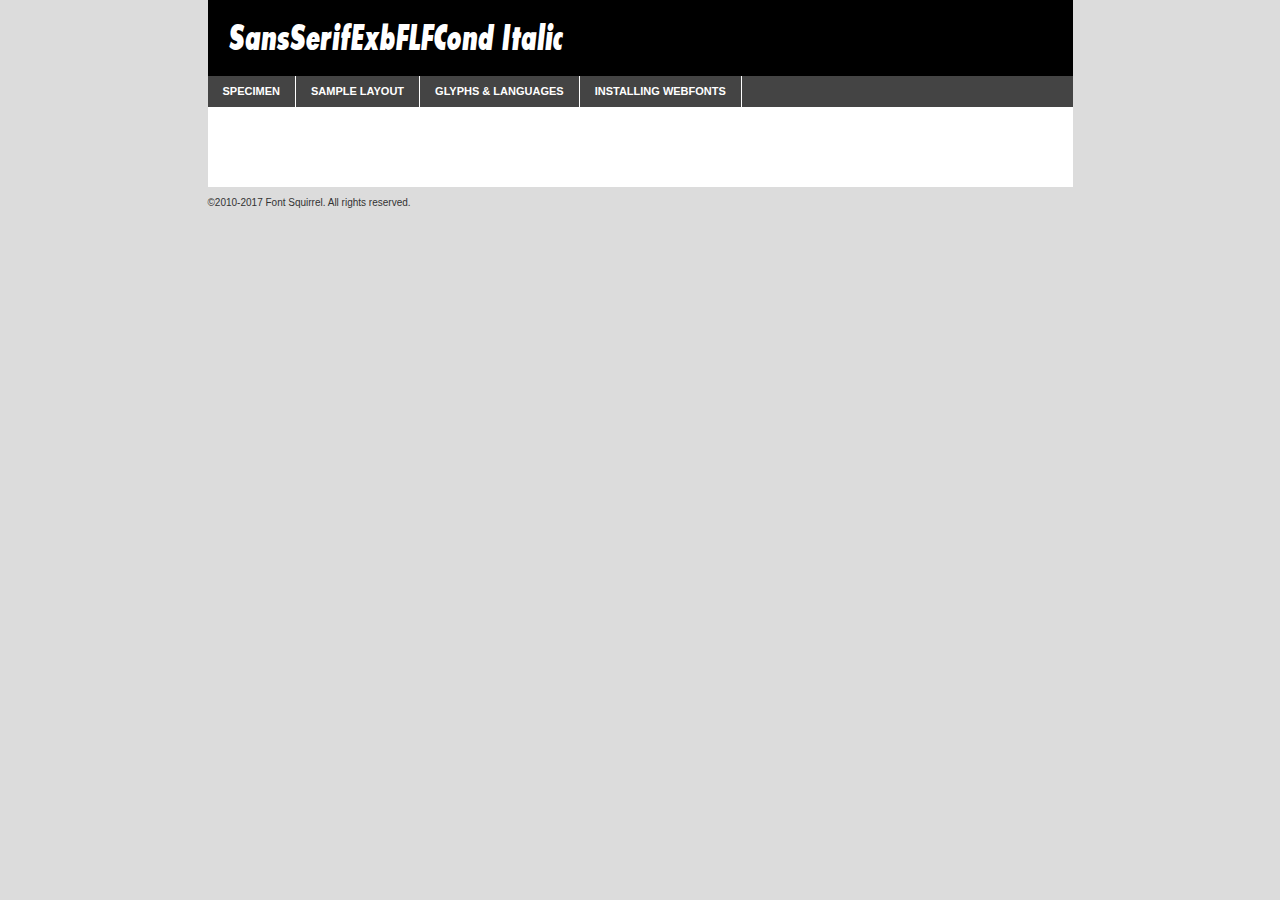
<file: site/fonts/sansserif/sansserifexbflfcond-italic-demo.html>
<!DOCTYPE html PUBLIC "-//W3C//DTD XHTML 1.0 Transitional//EN"
	"http://www.w3.org/TR/xhtml1/DTD/xhtml1-transitional.dtd">

<html xmlns="http://www.w3.org/1999/xhtml" xml:lang="en" lang="en">
<head>
	<meta http-equiv="Content-Type" content="text/html; charset=utf-8" />
	<script src="http://ajax.googleapis.com/ajax/libs/jquery/1.7.2/jquery.min.js" type="text/javascript" charset="utf-8"></script>
	<script type="text/javascript">
	(function($){$.fn.easyTabs=function(option){var param=jQuery.extend({fadeSpeed:"fast",defaultContent:1,activeClass:'active'},option);$(this).each(function(){var thisId="#"+this.id;if(param.defaultContent==''){param.defaultContent=1;}
	if(typeof param.defaultContent=="number")
	{var defaultTab=$(thisId+" .tabs li:eq("+(param.defaultContent-1)+") a").attr('href').substr(1);}else{var defaultTab=param.defaultContent;}
	$(thisId+" .tabs li a").each(function(){var tabToHide=$(this).attr('href').substr(1);$("#"+tabToHide).addClass('easytabs-tab-content');});hideAll();changeContent(defaultTab);function hideAll(){$(thisId+" .easytabs-tab-content").hide();}
	function changeContent(tabId){hideAll();$(thisId+" .tabs li").removeClass(param.activeClass);$(thisId+" .tabs li a[href=#"+tabId+"]").closest('li').addClass(param.activeClass);if(param.fadeSpeed!="none")
	{$(thisId+" #"+tabId).fadeIn(param.fadeSpeed);}else{$(thisId+" #"+tabId).show();}}
	$(thisId+" .tabs li").click(function(){var tabId=$(this).find('a').attr('href').substr(1);changeContent(tabId);return false;});});}})(jQuery);
	</script>
	<link rel="stylesheet" href="specimen_files/specimen_stylesheet.css" type="text/css" charset="utf-8" />
	<link rel="stylesheet" href="stylesheet.css" type="text/css" charset="utf-8" />

	<style type="text/css">
					body{
				font-family: 'sansserifexbflfconditalic';
							}
		</style>

	<title>SansSerifExbFLFCond Italic Specimen</title>
	
	
	<script type="text/javascript" charset="utf-8">
		$(document).ready(function() {
			$('#container').easyTabs({defaultContent:1});
		});
	</script>
</head>

<body>
<div id="container">
	<div id="header">
		SansSerifExbFLFCond Italic	</div>
	<ul class="tabs">
		<li><a href="#specimen">Specimen</a></li>
		<li><a href="#layout">Sample Layout</a></li>
				<li><a href="#glyphs">Glyphs &amp; Languages</a></li>
		<li><a href="#installing">Installing Webfonts</a></li>
		
	</ul>
	
	<div id="main_content">

		
			<div id="specimen">
		
				<div class="section">
					<div class="grid12 firstcol">
						<div class="huge">AaBb</div>
					</div>
				</div>
		
				<div class="section">
					<div class="glyph_range">A&#x200B;B&#x200b;C&#x200b;D&#x200b;E&#x200b;F&#x200b;G&#x200b;H&#x200b;I&#x200b;J&#x200b;K&#x200b;L&#x200b;M&#x200b;N&#x200b;O&#x200b;P&#x200b;Q&#x200b;R&#x200b;S&#x200b;T&#x200b;U&#x200b;V&#x200b;W&#x200b;X&#x200b;Y&#x200b;Z&#x200b;a&#x200b;b&#x200b;c&#x200b;d&#x200b;e&#x200b;f&#x200b;g&#x200b;h&#x200b;i&#x200b;j&#x200b;k&#x200b;l&#x200b;m&#x200b;n&#x200b;o&#x200b;p&#x200b;q&#x200b;r&#x200b;s&#x200b;t&#x200b;u&#x200b;v&#x200b;w&#x200b;x&#x200b;y&#x200b;z&#x200b;1&#x200b;2&#x200b;3&#x200b;4&#x200b;5&#x200b;6&#x200b;7&#x200b;8&#x200b;9&#x200b;0&#x200b;&amp;&#x200b;.&#x200b;,&#x200b;?&#x200b;!&#x200b;&#64;&#x200b;(&#x200b;)&#x200b;#&#x200b;$&#x200b;%&#x200b;*&#x200b;+&#x200b;-&#x200b;=&#x200b;:&#x200b;;</div>
				</div>
				<div class="section">
					<div class="grid12 firstcol">
						<table class="sample_table">
							<tr><td>10</td><td class="size10">abcdefghijklmnopqrstuvwxyzABCDEFGHIJKLMNOPQRSTUVWXYZ0123456789abcdefghijklmnopqrstuvwxyzABCDEFGHIJKLMNOPQRSTUVWXYZ0123456789abcdefghijklmnopqrstuvwxyzABCDEFGHIJKLMNOPQRSTUVWXYZ</td></tr>
							<tr><td>11</td><td class="size11">abcdefghijklmnopqrstuvwxyzABCDEFGHIJKLMNOPQRSTUVWXYZ0123456789abcdefghijklmnopqrstuvwxyzABCDEFGHIJKLMNOPQRSTUVWXYZ0123456789abcdefghijklmnopqrstuvwxyzABCDEFGHIJKLMNOPQRSTUVWXYZ</td></tr>
							<tr><td>12</td><td class="size12">abcdefghijklmnopqrstuvwxyzABCDEFGHIJKLMNOPQRSTUVWXYZ0123456789abcdefghijklmnopqrstuvwxyzABCDEFGHIJKLMNOPQRSTUVWXYZ0123456789abcdefghijklmnopqrstuvwxyzABCDEFGHIJKLMNOPQRSTUVWXYZ</td></tr>
							<tr><td>13</td><td class="size13">abcdefghijklmnopqrstuvwxyzABCDEFGHIJKLMNOPQRSTUVWXYZ0123456789abcdefghijklmnopqrstuvwxyzABCDEFGHIJKLMNOPQRSTUVWXYZ0123456789abcdefghijklmnopqrstuvwxyzABCDEFGHIJKLMNOPQRSTUVWXYZ</td></tr>
							<tr><td>14</td><td class="size14">abcdefghijklmnopqrstuvwxyzABCDEFGHIJKLMNOPQRSTUVWXYZ0123456789abcdefghijklmnopqrstuvwxyzABCDEFGHIJKLMNOPQRSTUVWXYZ0123456789abcdefghijklmnopqrstuvwxyzABCDEFGHIJKLMNOPQRSTUVWXYZ</td></tr>
							<tr><td>16</td><td class="size16">abcdefghijklmnopqrstuvwxyzABCDEFGHIJKLMNOPQRSTUVWXYZ0123456789abcdefghijklmnopqrstuvwxyzABCDEFGHIJKLMNOPQRSTUVWXYZ</td></tr>
							<tr><td>18</td><td class="size18">abcdefghijklmnopqrstuvwxyzABCDEFGHIJKLMNOPQRSTUVWXYZ0123456789abcdefghijklmnopqrstuvwxyzABCDEFGHIJKLMNOPQRSTUVWXYZ</td></tr>
							<tr><td>20</td><td class="size20">abcdefghijklmnopqrstuvwxyzABCDEFGHIJKLMNOPQRSTUVWXYZ0123456789abcdefghijklmnopqrstuvwxyzABCDEFGHIJKLMNOPQRSTUVWXYZ</td></tr>
							<tr><td>24</td><td class="size24">abcdefghijklmnopqrstuvwxyzABCDEFGHIJKLMNOPQRSTUVWXYZ0123456789abcdefghijklmnopqrstuvwxyzABCDEFGHIJKLMNOPQRSTUVWXYZ</td></tr>
							<tr><td>30</td><td class="size30">abcdefghijklmnopqrstuvwxyzABCDEFGHIJKLMNOPQRSTUVWXYZ0123456789abcdefghijklmnopqrstuvwxyzABCDEFGHIJKLMNOPQRSTUVWXYZ</td></tr>
							<tr><td>36</td><td class="size36">abcdefghijklmnopqrstuvwxyzABCDEFGHIJKLMNOPQRSTUVWXYZ0123456789abcdefghijklmnopqrstuvwxyzABCDEFGHIJKLMNOPQRSTUVWXYZ</td></tr>
							<tr><td>48</td><td class="size48">abcdefghijklmnopqrstuvwxyzABCDEFGHIJKLMNOPQRSTUVWXYZ0123456789abcdefghijklmnopqrstuvwxyzABCDEFGHIJKLMNOPQRSTUVWXYZ</td></tr>
							<tr><td>60</td><td class="size60">abcdefghijklmnopqrstuvwxyzABCDEFGHIJKLMNOPQRSTUVWXYZ0123456789abcdefghijklmnopqrstuvwxyzABCDEFGHIJKLMNOPQRSTUVWXYZ</td></tr>
							<tr><td>72</td><td class="size72">abcdefghijklmnopqrstuvwxyzABCDEFGHIJKLMNOPQRSTUVWXYZ0123456789abcdefghijklmnopqrstuvwxyzABCDEFGHIJKLMNOPQRSTUVWXYZ</td></tr>
							<tr><td>90</td><td class="size90">abcdefghijklmnopqrstuvwxyzABCDEFGHIJKLMNOPQRSTUVWXYZ0123456789abcdefghijklmnopqrstuvwxyzABCDEFGHIJKLMNOPQRSTUVWXYZ</td></tr>
						</table>
				
					</div>
			
				</div>
		
		
		
								<div class="section" id="bodycomparison">


										<div id="xheight">
				<div class="fontbody">&#x25FC;&#x25FC;&#x25FC;&#x25FC;&#x25FC;&#x25FC;&#x25FC;&#x25FC;&#x25FC;&#x25FC;&#x25FC;&#x25FC;&#x25FC;&#x25FC;&#x25FC;&#x25FC;&#x25FC;&#x25FC;&#x25FC;&#x25FC;&#x25FC;&#x25FC;&#x25FC;&#x25FC;&#x25FC;&#x25FC;&#x25FC;&#x25FC;&#x25FC;&#x25FC;&#x25FC;&#x25FC;&#x25FC;&#x25FC;&#x25FC;&#x25FC;&#x25FC;&#x25FC;&#x25FC;&#x25FC;&#x25FC;&#x25FC;&#x25FC;&#x25FC;&#x25FC;&#x25FC;&#x25FC;&#x25FC;&#x25FC;&#x25FC;&#x25FC;&#x25FC;&#x25FC;&#x25FC;&#x25FC;&#x25FC;&#x25FC;&#x25FC;&#x25FC;&#x25FC;&#x25FC;&#x25FC;&#x25FC;&#x25FC;&#x25FC;&#x25FC;&#x25FC;&#x25FC;&#x25FC;&#x25FC;&#x25FC;&#x25FC;&#x25FC;&#x25FC;&#x25FC;&#x25FC;&#x25FC;&#x25FC;&#x25FC;&#x25FC;&#x25FC;&#x25FC;&#x25FC;&#x25FC;&#x25FC;&#x25FC;&#x25FC;&#x25FC;&#x25FC;&#x25FC;&#x25FC;&#x25FC;&#x25FC;&#x25FC;&#x25FC;&#x25FC;&#x25FC;&#x25FC;&#x25FC;body</div><div class="arialbody">body</div><div class="verdanabody">body</div><div class="georgiabody">body</div></div>
										<div class="fontbody" style="z-index:1">
											body<span>SansSerifExbFLFCond Italic</span>
										</div>
										<div class="arialbody" style="z-index:1">
											body<span>Arial</span>
										</div>
										<div class="verdanabody" style="z-index:1">
											body<span>Verdana</span>
										</div>
										<div class="georgiabody" style="z-index:1">
											body<span>Georgia</span>
										</div>



								</div>
		
		
				<div class="section psample psample_row1" id="">
					
					<div class="grid2 firstcol">
						<p class="size10"><span>10.</span>Aenean lacinia bibendum nulla sed consectetur. Fusce dapibus, tellus ac cursus commodo, tortor mauris condimentum nibh, ut fermentum massa justo sit amet risus. Nullam id dolor id nibh ultricies vehicula ut id elit. Cum sociis natoque penatibus et magnis dis parturient montes, nascetur ridiculus mus. Nulla vitae elit libero, a pharetra augue.</p>
			
					</div>
					<div class="grid3">
						<p class="size11"><span>11.</span>Aenean lacinia bibendum nulla sed consectetur. Fusce dapibus, tellus ac cursus commodo, tortor mauris condimentum nibh, ut fermentum massa justo sit amet risus. Nullam id dolor id nibh ultricies vehicula ut id elit. Cum sociis natoque penatibus et magnis dis parturient montes, nascetur ridiculus mus. Nulla vitae elit libero, a pharetra augue.</p>
			
					</div>
					<div class="grid3">
						<p class="size12"><span>12.</span>Aenean lacinia bibendum nulla sed consectetur. Fusce dapibus, tellus ac cursus commodo, tortor mauris condimentum nibh, ut fermentum massa justo sit amet risus. Nullam id dolor id nibh ultricies vehicula ut id elit. Cum sociis natoque penatibus et magnis dis parturient montes, nascetur ridiculus mus. Nulla vitae elit libero, a pharetra augue.</p>
			
					</div>
					<div class="grid4">
						<p class="size13"><span>13.</span>Aenean lacinia bibendum nulla sed consectetur. Fusce dapibus, tellus ac cursus commodo, tortor mauris condimentum nibh, ut fermentum massa justo sit amet risus. Nullam id dolor id nibh ultricies vehicula ut id elit. Cum sociis natoque penatibus et magnis dis parturient montes, nascetur ridiculus mus. Nulla vitae elit libero, a pharetra augue.</p>
			
					</div>
					<div class="white_blend"></div>
					
				</div>
				<div class="section psample psample_row2" id="">
					<div class="grid3 firstcol">
						<p class="size14"><span>14.</span>Aenean lacinia bibendum nulla sed consectetur. Fusce dapibus, tellus ac cursus commodo, tortor mauris condimentum nibh, ut fermentum massa justo sit amet risus. Nullam id dolor id nibh ultricies vehicula ut id elit. Cum sociis natoque penatibus et magnis dis parturient montes, nascetur ridiculus mus. Nulla vitae elit libero, a pharetra augue.</p>
			
					</div>
					<div class="grid4">
						<p class="size16"><span>16.</span>Aenean lacinia bibendum nulla sed consectetur. Fusce dapibus, tellus ac cursus commodo, tortor mauris condimentum nibh, ut fermentum massa justo sit amet risus. Nullam id dolor id nibh ultricies vehicula ut id elit. Cum sociis natoque penatibus et magnis dis parturient montes, nascetur ridiculus mus. Nulla vitae elit libero, a pharetra augue.</p>
			
					</div>
					<div class="grid5">
						<p class="size18"><span>18.</span>Aenean lacinia bibendum nulla sed consectetur. Fusce dapibus, tellus ac cursus commodo, tortor mauris condimentum nibh, ut fermentum massa justo sit amet risus. Nullam id dolor id nibh ultricies vehicula ut id elit. Cum sociis natoque penatibus et magnis dis parturient montes, nascetur ridiculus mus. Nulla vitae elit libero, a pharetra augue.</p>
			
					</div>

					<div class="white_blend"></div>

				</div>
				
				<div class="section psample psample_row3" id="">
					<div class="grid5 firstcol">
						<p class="size20"><span>20.</span>Aenean lacinia bibendum nulla sed consectetur. Fusce dapibus, tellus ac cursus commodo, tortor mauris condimentum nibh, ut fermentum massa justo sit amet risus. Nullam id dolor id nibh ultricies vehicula ut id elit. Cum sociis natoque penatibus et magnis dis parturient montes, nascetur ridiculus mus. Nulla vitae elit libero, a pharetra augue.</p>
					</div>
					<div class="grid7">
						<p class="size24"><span>24.</span>Aenean lacinia bibendum nulla sed consectetur. Fusce dapibus, tellus ac cursus commodo, tortor mauris condimentum nibh, ut fermentum massa justo sit amet risus. Nullam id dolor id nibh ultricies vehicula ut id elit. Cum sociis natoque penatibus et magnis dis parturient montes, nascetur ridiculus mus. Nulla vitae elit libero, a pharetra augue.</p>
					</div>
					
					<div class="white_blend"></div>
					
				</div>
				
				<div class="section psample psample_row4" id="">
					<div class="grid12 firstcol">
						<p class="size30"><span>30.</span>Aenean lacinia bibendum nulla sed consectetur. Fusce dapibus, tellus ac cursus commodo, tortor mauris condimentum nibh, ut fermentum massa justo sit amet risus. Nullam id dolor id nibh ultricies vehicula ut id elit. Cum sociis natoque penatibus et magnis dis parturient montes, nascetur ridiculus mus. Nulla vitae elit libero, a pharetra augue.</p>
					</div>
					<div class="white_blend"></div>
					
				</div>
				
				
				
				<div class="section psample psample_row1 fullreverse">
					<div class="grid2 firstcol">
						<p class="size10"><span>10.</span>Aenean lacinia bibendum nulla sed consectetur. Fusce dapibus, tellus ac cursus commodo, tortor mauris condimentum nibh, ut fermentum massa justo sit amet risus. Nullam id dolor id nibh ultricies vehicula ut id elit. Cum sociis natoque penatibus et magnis dis parturient montes, nascetur ridiculus mus. Nulla vitae elit libero, a pharetra augue.</p>
			
					</div>
					<div class="grid3">
						<p class="size11"><span>11.</span>Aenean lacinia bibendum nulla sed consectetur. Fusce dapibus, tellus ac cursus commodo, tortor mauris condimentum nibh, ut fermentum massa justo sit amet risus. Nullam id dolor id nibh ultricies vehicula ut id elit. Cum sociis natoque penatibus et magnis dis parturient montes, nascetur ridiculus mus. Nulla vitae elit libero, a pharetra augue.</p>
			
					</div>
					<div class="grid3">
						<p class="size12"><span>12.</span>Aenean lacinia bibendum nulla sed consectetur. Fusce dapibus, tellus ac cursus commodo, tortor mauris condimentum nibh, ut fermentum massa justo sit amet risus. Nullam id dolor id nibh ultricies vehicula ut id elit. Cum sociis natoque penatibus et magnis dis parturient montes, nascetur ridiculus mus. Nulla vitae elit libero, a pharetra augue.</p>
			
					</div>
					<div class="grid4">
						<p class="size13"><span>13.</span>Aenean lacinia bibendum nulla sed consectetur. Fusce dapibus, tellus ac cursus commodo, tortor mauris condimentum nibh, ut fermentum massa justo sit amet risus. Nullam id dolor id nibh ultricies vehicula ut id elit. Cum sociis natoque penatibus et magnis dis parturient montes, nascetur ridiculus mus. Nulla vitae elit libero, a pharetra augue.</p>
			
					</div>
					<div class="black_blend"></div>
					
				</div>
				
				<div class="section psample psample_row2 fullreverse">
					<div class="grid3 firstcol">
						<p class="size14"><span>14.</span>Aenean lacinia bibendum nulla sed consectetur. Fusce dapibus, tellus ac cursus commodo, tortor mauris condimentum nibh, ut fermentum massa justo sit amet risus. Nullam id dolor id nibh ultricies vehicula ut id elit. Cum sociis natoque penatibus et magnis dis parturient montes, nascetur ridiculus mus. Nulla vitae elit libero, a pharetra augue.</p>
			
					</div>
					<div class="grid4">
						<p class="size16"><span>16.</span>Aenean lacinia bibendum nulla sed consectetur. Fusce dapibus, tellus ac cursus commodo, tortor mauris condimentum nibh, ut fermentum massa justo sit amet risus. Nullam id dolor id nibh ultricies vehicula ut id elit. Cum sociis natoque penatibus et magnis dis parturient montes, nascetur ridiculus mus. Nulla vitae elit libero, a pharetra augue.</p>
			
					</div>
					<div class="grid5">
						<p class="size18"><span>18.</span>Aenean lacinia bibendum nulla sed consectetur. Fusce dapibus, tellus ac cursus commodo, tortor mauris condimentum nibh, ut fermentum massa justo sit amet risus. Nullam id dolor id nibh ultricies vehicula ut id elit. Cum sociis natoque penatibus et magnis dis parturient montes, nascetur ridiculus mus. Nulla vitae elit libero, a pharetra augue.</p>
			
					</div>
					<div class="black_blend"></div>

				</div>
				
				<div class="section psample fullreverse psample_row3" id="">
					<div class="grid5 firstcol">
						<p class="size20"><span>20.</span>Aenean lacinia bibendum nulla sed consectetur. Fusce dapibus, tellus ac cursus commodo, tortor mauris condimentum nibh, ut fermentum massa justo sit amet risus. Nullam id dolor id nibh ultricies vehicula ut id elit. Cum sociis natoque penatibus et magnis dis parturient montes, nascetur ridiculus mus. Nulla vitae elit libero, a pharetra augue.</p>
					</div>
					<div class="grid7">
						<p class="size24"><span>24.</span>Aenean lacinia bibendum nulla sed consectetur. Fusce dapibus, tellus ac cursus commodo, tortor mauris condimentum nibh, ut fermentum massa justo sit amet risus. Nullam id dolor id nibh ultricies vehicula ut id elit. Cum sociis natoque penatibus et magnis dis parturient montes, nascetur ridiculus mus. Nulla vitae elit libero, a pharetra augue.</p>
					</div>
					
					<div class="black_blend"></div>
					
				</div>
				
				<div class="section psample fullreverse psample_row4" id="" style="border-bottom: 20px #000 solid;">
					<div class="grid12 firstcol">
						<p class="size30"><span>30.</span>Aenean lacinia bibendum nulla sed consectetur. Fusce dapibus, tellus ac cursus commodo, tortor mauris condimentum nibh, ut fermentum massa justo sit amet risus. Nullam id dolor id nibh ultricies vehicula ut id elit. Cum sociis natoque penatibus et magnis dis parturient montes, nascetur ridiculus mus. Nulla vitae elit libero, a pharetra augue.</p>
					</div>
					<div class="black_blend"></div>
					
				</div>
				
				
				
				
			</div>
			
			<div id="layout">
				
				<div class="section">
					
					<div class="grid12 firstcol">
						<h1>Lorem Ipsum Dolor</h1>
						<h2>Etiam porta sem malesuada magna mollis euismod</h2>
						
						<p class="byline">By <a href="#link">Aenean Lacinia</a></p>
					</div>
				</div>
				<div class="section">
					<div class="grid8 firstcol">
						<p class="large">Donec sed odio dui. Morbi leo risus, porta ac consectetur ac, vestibulum at eros. Fusce dapibus, tellus ac cursus commodo, tortor mauris condimentum nibh, ut fermentum massa justo sit amet risus. </p>

						
						<h3>Pellentesque ornare sem</h3>

						<p>Maecenas sed diam eget risus varius blandit sit amet non magna. Maecenas faucibus mollis interdum. Donec ullamcorper nulla non metus auctor fringilla. Nullam id dolor id nibh ultricies vehicula ut id elit. Nullam id dolor id nibh ultricies vehicula ut id elit. </p>

						<p>Aenean eu leo quam. Pellentesque ornare sem lacinia quam venenatis vestibulum. Lorem ipsum dolor sit amet, consectetur adipiscing elit. Cum sociis natoque penatibus et magnis dis parturient montes, nascetur ridiculus mus. </p>

						<p>Nulla vitae elit libero, a pharetra augue. Praesent commodo cursus magna, vel scelerisque nisl consectetur et. Aenean lacinia bibendum nulla sed consectetur. </p>

						<p>Nullam quis risus eget urna mollis ornare vel eu leo. Nullam quis risus eget urna mollis ornare vel eu leo. Maecenas sed diam eget risus varius blandit sit amet non magna. Donec ullamcorper nulla non metus auctor fringilla. </p>

						<h3>Cras mattis consectetur</h3>

						<p>Aenean eu leo quam. Pellentesque ornare sem lacinia quam venenatis vestibulum. Aenean lacinia bibendum nulla sed consectetur. Integer posuere erat a ante venenatis dapibus posuere velit aliquet. Cras mattis consectetur purus sit amet fermentum. </p>

						<p>Nullam id dolor id nibh ultricies vehicula ut id elit. Nullam quis risus eget urna mollis ornare vel eu leo. Cras mattis consectetur purus sit amet fermentum.</p>
					</div>
					
					<div class="grid4 sidebar">
						
						<div class="box reverse">
							<p class="last">Nullam quis risus eget urna mollis ornare vel eu leo. Donec ullamcorper nulla non metus auctor fringilla. Cras mattis consectetur purus sit amet fermentum. Sed posuere consectetur est at lobortis. Lorem ipsum dolor sit amet, consectetur adipiscing elit. </p>
						</div>
						
						<p class="caption">Maecenas sed diam eget risus varius.</p>

						<p>Vestibulum id ligula porta felis euismod semper. Integer posuere erat a ante venenatis dapibus posuere velit aliquet. Vestibulum id ligula porta felis euismod semper. Sed posuere consectetur est at lobortis. Maecenas sed diam eget risus varius blandit sit amet non magna. Fusce dapibus, tellus ac cursus commodo, tortor mauris condimentum nibh, ut fermentum massa justo sit amet risus. </p>

					

						<p>Duis mollis, est non commodo luctus, nisi erat porttitor ligula, eget lacinia odio sem nec elit. Aenean lacinia bibendum nulla sed consectetur. Vivamus sagittis lacus vel augue laoreet rutrum faucibus dolor auctor. Aenean lacinia bibendum nulla sed consectetur. Nullam quis risus eget urna mollis ornare vel eu leo. </p>

						<p>Praesent commodo cursus magna, vel scelerisque nisl consectetur et. Donec ullamcorper nulla non metus auctor fringilla. Maecenas faucibus mollis interdum. Fusce dapibus, tellus ac cursus commodo, tortor mauris condimentum nibh, ut fermentum massa justo sit amet risus. </p>

					</div>
				</div>
				
			</div>


			



		<div id="glyphs">
			<div class="section">
				<div class="grid12 firstcol">
			
				<h1>Language Support</h1>
				<p>The subset of SansSerifExbFLFCond Italic in this kit supports the following languages:<br />
			
					Albanian, Basque, Breton, Chamorro, Danish, Dutch, English, Faroese, Finnish, French, Frisian, Galician, German, Icelandic, Italian, Malagasy, Norwegian, Portuguese, Spanish, Alsatian, Aragonese, Arapaho, Arrernte, Asturian, Aymara, Bislama, Cebuano, Corsican, Fijian, French_creole, Genoese, Gilbertese, Greenlandic, Haitian_creole, Hiligaynon, Hmong, Hopi, Ibanag, Iloko_ilokano, Indonesian, Interglossa_glosa, Interlingua, Irish_gaelic, Jerriais, Lojban, Lombard, Luxembourgeois, Manx, Mohawk, Norfolk_pitcairnese, Occitan, Oromo, Pangasinan, Papiamento, Piedmontese, Potawatomi, Rhaeto-romance, Romansh, Rotokas, Sami_lule, Samoan, Sardinian, Scots_gaelic, Seychelles_creole, Shona, Sicilian, Somali, Southern_ndebele, Swahili, Swati_swazi, Tagalog_filipino_pilipino, Tetum, Tok_pisin, Uyghur_latinized, Volapuk, Walloon, Warlpiri, Xhosa, Yapese, Zulu, Latinbasic, Ubasic, Demo				</p>
				<h1>Glyph Chart</h1>
				<p>The subset of SansSerifExbFLFCond Italic in this kit includes all the glyphs listed below. Unicode entities are included above each glyph to help you insert individual characters into your layout.</p>
				<div id="glyph_chart">
			
																				 <div><p>&amp;#32;</p>&#32;</div>
																				 <div><p>&amp;#33;</p>&#33;</div>
																				 <div><p>&amp;#34;</p>&#34;</div>
																				 <div><p>&amp;#35;</p>&#35;</div>
																				 <div><p>&amp;#36;</p>&#36;</div>
																				 <div><p>&amp;#37;</p>&#37;</div>
																				 <div><p>&amp;#38;</p>&#38;</div>
																				 <div><p>&amp;#39;</p>&#39;</div>
																				 <div><p>&amp;#40;</p>&#40;</div>
																				 <div><p>&amp;#41;</p>&#41;</div>
																				 <div><p>&amp;#42;</p>&#42;</div>
																				 <div><p>&amp;#43;</p>&#43;</div>
																				 <div><p>&amp;#44;</p>&#44;</div>
																				 <div><p>&amp;#45;</p>&#45;</div>
																				 <div><p>&amp;#46;</p>&#46;</div>
																				 <div><p>&amp;#47;</p>&#47;</div>
																				 <div><p>&amp;#48;</p>&#48;</div>
																				 <div><p>&amp;#49;</p>&#49;</div>
																				 <div><p>&amp;#50;</p>&#50;</div>
																				 <div><p>&amp;#51;</p>&#51;</div>
																				 <div><p>&amp;#52;</p>&#52;</div>
																				 <div><p>&amp;#53;</p>&#53;</div>
																				 <div><p>&amp;#54;</p>&#54;</div>
																				 <div><p>&amp;#55;</p>&#55;</div>
																				 <div><p>&amp;#56;</p>&#56;</div>
																				 <div><p>&amp;#57;</p>&#57;</div>
																				 <div><p>&amp;#58;</p>&#58;</div>
																				 <div><p>&amp;#59;</p>&#59;</div>
																				 <div><p>&amp;#60;</p>&#60;</div>
																				 <div><p>&amp;#61;</p>&#61;</div>
																				 <div><p>&amp;#62;</p>&#62;</div>
																				 <div><p>&amp;#63;</p>&#63;</div>
																				 <div><p>&amp;#64;</p>&#64;</div>
																				 <div><p>&amp;#65;</p>&#65;</div>
																				 <div><p>&amp;#66;</p>&#66;</div>
																				 <div><p>&amp;#67;</p>&#67;</div>
																				 <div><p>&amp;#68;</p>&#68;</div>
																				 <div><p>&amp;#69;</p>&#69;</div>
																				 <div><p>&amp;#70;</p>&#70;</div>
																				 <div><p>&amp;#71;</p>&#71;</div>
																				 <div><p>&amp;#72;</p>&#72;</div>
																				 <div><p>&amp;#73;</p>&#73;</div>
																				 <div><p>&amp;#74;</p>&#74;</div>
																				 <div><p>&amp;#75;</p>&#75;</div>
																				 <div><p>&amp;#76;</p>&#76;</div>
																				 <div><p>&amp;#77;</p>&#77;</div>
																				 <div><p>&amp;#78;</p>&#78;</div>
																				 <div><p>&amp;#79;</p>&#79;</div>
																				 <div><p>&amp;#80;</p>&#80;</div>
																				 <div><p>&amp;#81;</p>&#81;</div>
																				 <div><p>&amp;#82;</p>&#82;</div>
																				 <div><p>&amp;#83;</p>&#83;</div>
																				 <div><p>&amp;#84;</p>&#84;</div>
																				 <div><p>&amp;#85;</p>&#85;</div>
																				 <div><p>&amp;#86;</p>&#86;</div>
																				 <div><p>&amp;#87;</p>&#87;</div>
																				 <div><p>&amp;#88;</p>&#88;</div>
																				 <div><p>&amp;#89;</p>&#89;</div>
																				 <div><p>&amp;#90;</p>&#90;</div>
																				 <div><p>&amp;#91;</p>&#91;</div>
																				 <div><p>&amp;#92;</p>&#92;</div>
																				 <div><p>&amp;#93;</p>&#93;</div>
																				 <div><p>&amp;#94;</p>&#94;</div>
																				 <div><p>&amp;#95;</p>&#95;</div>
																				 <div><p>&amp;#96;</p>&#96;</div>
																				 <div><p>&amp;#97;</p>&#97;</div>
																				 <div><p>&amp;#98;</p>&#98;</div>
																				 <div><p>&amp;#99;</p>&#99;</div>
																				 <div><p>&amp;#100;</p>&#100;</div>
																				 <div><p>&amp;#101;</p>&#101;</div>
																				 <div><p>&amp;#102;</p>&#102;</div>
																				 <div><p>&amp;#103;</p>&#103;</div>
																				 <div><p>&amp;#104;</p>&#104;</div>
																				 <div><p>&amp;#105;</p>&#105;</div>
																				 <div><p>&amp;#106;</p>&#106;</div>
																				 <div><p>&amp;#107;</p>&#107;</div>
																				 <div><p>&amp;#108;</p>&#108;</div>
																				 <div><p>&amp;#109;</p>&#109;</div>
																				 <div><p>&amp;#110;</p>&#110;</div>
																				 <div><p>&amp;#111;</p>&#111;</div>
																				 <div><p>&amp;#112;</p>&#112;</div>
																				 <div><p>&amp;#113;</p>&#113;</div>
																				 <div><p>&amp;#114;</p>&#114;</div>
																				 <div><p>&amp;#115;</p>&#115;</div>
																				 <div><p>&amp;#116;</p>&#116;</div>
																				 <div><p>&amp;#117;</p>&#117;</div>
																				 <div><p>&amp;#118;</p>&#118;</div>
																				 <div><p>&amp;#119;</p>&#119;</div>
																				 <div><p>&amp;#120;</p>&#120;</div>
																				 <div><p>&amp;#121;</p>&#121;</div>
																				 <div><p>&amp;#122;</p>&#122;</div>
																				 <div><p>&amp;#123;</p>&#123;</div>
																				 <div><p>&amp;#124;</p>&#124;</div>
																				 <div><p>&amp;#125;</p>&#125;</div>
																				 <div><p>&amp;#126;</p>&#126;</div>
																				 <div><p>&amp;#160;</p>&#160;</div>
																				 <div><p>&amp;#161;</p>&#161;</div>
																				 <div><p>&amp;#162;</p>&#162;</div>
																				 <div><p>&amp;#163;</p>&#163;</div>
																				 <div><p>&amp;#165;</p>&#165;</div>
																				 <div><p>&amp;#166;</p>&#166;</div>
																				 <div><p>&amp;#167;</p>&#167;</div>
																				 <div><p>&amp;#168;</p>&#168;</div>
																				 <div><p>&amp;#169;</p>&#169;</div>
																				 <div><p>&amp;#170;</p>&#170;</div>
																				 <div><p>&amp;#171;</p>&#171;</div>
																				 <div><p>&amp;#172;</p>&#172;</div>
																				 <div><p>&amp;#173;</p>&#173;</div>
																				 <div><p>&amp;#174;</p>&#174;</div>
																				 <div><p>&amp;#175;</p>&#175;</div>
																				 <div><p>&amp;#176;</p>&#176;</div>
																				 <div><p>&amp;#177;</p>&#177;</div>
																				 <div><p>&amp;#178;</p>&#178;</div>
																				 <div><p>&amp;#179;</p>&#179;</div>
																				 <div><p>&amp;#180;</p>&#180;</div>
																				 <div><p>&amp;#181;</p>&#181;</div>
																				 <div><p>&amp;#182;</p>&#182;</div>
																				 <div><p>&amp;#183;</p>&#183;</div>
																				 <div><p>&amp;#184;</p>&#184;</div>
																				 <div><p>&amp;#185;</p>&#185;</div>
																				 <div><p>&amp;#186;</p>&#186;</div>
																				 <div><p>&amp;#187;</p>&#187;</div>
																				 <div><p>&amp;#188;</p>&#188;</div>
																				 <div><p>&amp;#189;</p>&#189;</div>
																				 <div><p>&amp;#190;</p>&#190;</div>
																				 <div><p>&amp;#191;</p>&#191;</div>
																				 <div><p>&amp;#192;</p>&#192;</div>
																				 <div><p>&amp;#193;</p>&#193;</div>
																				 <div><p>&amp;#194;</p>&#194;</div>
																				 <div><p>&amp;#195;</p>&#195;</div>
																				 <div><p>&amp;#196;</p>&#196;</div>
																				 <div><p>&amp;#197;</p>&#197;</div>
																				 <div><p>&amp;#198;</p>&#198;</div>
																				 <div><p>&amp;#199;</p>&#199;</div>
																				 <div><p>&amp;#200;</p>&#200;</div>
																				 <div><p>&amp;#201;</p>&#201;</div>
																				 <div><p>&amp;#202;</p>&#202;</div>
																				 <div><p>&amp;#203;</p>&#203;</div>
																				 <div><p>&amp;#204;</p>&#204;</div>
																				 <div><p>&amp;#205;</p>&#205;</div>
																				 <div><p>&amp;#206;</p>&#206;</div>
																				 <div><p>&amp;#207;</p>&#207;</div>
																				 <div><p>&amp;#208;</p>&#208;</div>
																				 <div><p>&amp;#209;</p>&#209;</div>
																				 <div><p>&amp;#210;</p>&#210;</div>
																				 <div><p>&amp;#211;</p>&#211;</div>
																				 <div><p>&amp;#212;</p>&#212;</div>
																				 <div><p>&amp;#213;</p>&#213;</div>
																				 <div><p>&amp;#214;</p>&#214;</div>
																				 <div><p>&amp;#215;</p>&#215;</div>
																				 <div><p>&amp;#216;</p>&#216;</div>
																				 <div><p>&amp;#217;</p>&#217;</div>
																				 <div><p>&amp;#218;</p>&#218;</div>
																				 <div><p>&amp;#219;</p>&#219;</div>
																				 <div><p>&amp;#220;</p>&#220;</div>
																				 <div><p>&amp;#221;</p>&#221;</div>
																				 <div><p>&amp;#222;</p>&#222;</div>
																				 <div><p>&amp;#223;</p>&#223;</div>
																				 <div><p>&amp;#224;</p>&#224;</div>
																				 <div><p>&amp;#225;</p>&#225;</div>
																				 <div><p>&amp;#226;</p>&#226;</div>
																				 <div><p>&amp;#227;</p>&#227;</div>
																				 <div><p>&amp;#228;</p>&#228;</div>
																				 <div><p>&amp;#229;</p>&#229;</div>
																				 <div><p>&amp;#230;</p>&#230;</div>
																				 <div><p>&amp;#231;</p>&#231;</div>
																				 <div><p>&amp;#232;</p>&#232;</div>
																				 <div><p>&amp;#233;</p>&#233;</div>
																				 <div><p>&amp;#234;</p>&#234;</div>
																				 <div><p>&amp;#235;</p>&#235;</div>
																				 <div><p>&amp;#236;</p>&#236;</div>
																				 <div><p>&amp;#237;</p>&#237;</div>
																				 <div><p>&amp;#238;</p>&#238;</div>
																				 <div><p>&amp;#239;</p>&#239;</div>
																				 <div><p>&amp;#240;</p>&#240;</div>
																				 <div><p>&amp;#241;</p>&#241;</div>
																				 <div><p>&amp;#242;</p>&#242;</div>
																				 <div><p>&amp;#243;</p>&#243;</div>
																				 <div><p>&amp;#244;</p>&#244;</div>
																				 <div><p>&amp;#245;</p>&#245;</div>
																				 <div><p>&amp;#246;</p>&#246;</div>
																				 <div><p>&amp;#247;</p>&#247;</div>
																				 <div><p>&amp;#248;</p>&#248;</div>
																				 <div><p>&amp;#249;</p>&#249;</div>
																				 <div><p>&amp;#250;</p>&#250;</div>
																				 <div><p>&amp;#251;</p>&#251;</div>
																				 <div><p>&amp;#252;</p>&#252;</div>
																				 <div><p>&amp;#253;</p>&#253;</div>
																				 <div><p>&amp;#254;</p>&#254;</div>
																				 <div><p>&amp;#255;</p>&#255;</div>
																				 <div><p>&amp;#338;</p>&#338;</div>
																				 <div><p>&amp;#339;</p>&#339;</div>
																				 <div><p>&amp;#376;</p>&#376;</div>
																				 <div><p>&amp;#710;</p>&#710;</div>
																				 <div><p>&amp;#732;</p>&#732;</div>
																				 <div><p>&amp;#8192;</p>&#8192;</div>
																				 <div><p>&amp;#8193;</p>&#8193;</div>
																				 <div><p>&amp;#8194;</p>&#8194;</div>
																				 <div><p>&amp;#8195;</p>&#8195;</div>
																				 <div><p>&amp;#8196;</p>&#8196;</div>
																				 <div><p>&amp;#8197;</p>&#8197;</div>
																				 <div><p>&amp;#8198;</p>&#8198;</div>
																				 <div><p>&amp;#8199;</p>&#8199;</div>
																				 <div><p>&amp;#8200;</p>&#8200;</div>
																				 <div><p>&amp;#8201;</p>&#8201;</div>
																				 <div><p>&amp;#8202;</p>&#8202;</div>
																				 <div><p>&amp;#8208;</p>&#8208;</div>
																				 <div><p>&amp;#8209;</p>&#8209;</div>
																				 <div><p>&amp;#8210;</p>&#8210;</div>
																				 <div><p>&amp;#8211;</p>&#8211;</div>
																				 <div><p>&amp;#8212;</p>&#8212;</div>
																				 <div><p>&amp;#8216;</p>&#8216;</div>
																				 <div><p>&amp;#8217;</p>&#8217;</div>
																				 <div><p>&amp;#8218;</p>&#8218;</div>
																				 <div><p>&amp;#8220;</p>&#8220;</div>
																				 <div><p>&amp;#8221;</p>&#8221;</div>
																				 <div><p>&amp;#8222;</p>&#8222;</div>
																				 <div><p>&amp;#8226;</p>&#8226;</div>
																				 <div><p>&amp;#8230;</p>&#8230;</div>
																				 <div><p>&amp;#8239;</p>&#8239;</div>
																				 <div><p>&amp;#8249;</p>&#8249;</div>
																				 <div><p>&amp;#8250;</p>&#8250;</div>
																				 <div><p>&amp;#8287;</p>&#8287;</div>
																				 <div><p>&amp;#8482;</p>&#8482;</div>
																				 <div><p>&amp;#9724;</p>&#9724;</div>
																				 <div><p>&amp;#64257;</p>&#64257;</div>
																				 <div><p>&amp;#64258;</p>&#64258;</div>
																																																</div>	
				</div>
		
		
			</div>
		</div>
		
		
		<div id="specs">
			
		</div>
	
		<div id="installing">
			<div class="section">
				<div class="grid7 firstcol">
					<h1>Installing Webfonts</h1>
					
					<p>Webfonts are supported by all major browser platforms but not all in the same way. There are currently four different font formats that must be included in order to target all browsers. This includes TTF, WOFF, EOT and SVG.</p>
					
					<h2>1. Upload your webfonts</h2>
					<p>You must upload your webfont kit to your website. They should be in or near the same directory as your CSS files.</p>
					
					<h2>2. Include the webfont stylesheet</h2>
					<p>A special CSS @font-face declaration helps the various browsers select the appropriate font it needs without causing you a bunch of headaches. Learn more about this syntax by reading the <a href="https://www.fontspring.com/blog/further-hardening-of-the-bulletproof-syntax">Fontspring blog post</a> about it. The code for it is as follows:</p>


<code>
@font-face{ 
	font-family: 'MyWebFont';
	src: url('WebFont.eot');
	src: url('WebFont.eot?#iefix') format('embedded-opentype'),
	     url('WebFont.woff') format('woff'),
	     url('WebFont.ttf') format('truetype'),
	     url('WebFont.svg#webfont') format('svg');
}
</code>

	<p>We've already gone ahead and generated the code for you. All you have to do is link to the stylesheet in your HTML, like this:</p>
	<code>&lt;link rel=&quot;stylesheet&quot; href=&quot;stylesheet.css&quot; type=&quot;text/css&quot; charset=&quot;utf-8&quot; /&gt;</code>

					<h2>3. Modify your own stylesheet</h2>
					<p>To take advantage of your new fonts, you must tell your stylesheet to use them. Look at the original @font-face declaration above and find the property called "font-family." The name linked there will be what you use to reference the font. Prepend that webfont name to the font stack in the "font-family" property, inside the selector you want to change. For example:</p>
<code>p { font-family: 'WebFont', Arial, sans-serif; }</code>

<h2>4. Test</h2>
<p>Getting webfonts to work cross-browser <em>can</em> be tricky. Use the information in the sidebar to help you if you find that fonts aren't loading in a particular browser.</p>
				</div>
				
				<div class="grid5 sidebar">
					<div class="box">
						<h2>Troubleshooting<br />Font-Face Problems</h2>
						<p>Having trouble getting your webfonts to load in your new website? Here are some tips to sort out what might be the problem.</p>

						<h3>Fonts not showing in any browser</h3>

						<p>This sounds like you need to work on the plumbing. You either did not upload the fonts to the correct directory, or you did not link the fonts properly in the CSS. If you've confirmed that all this is correct and you still have a problem, take a look at your .htaccess file and see if requests are getting intercepted.</p>

						<h3>Fonts not loading in iPhone or iPad</h3>

						<p>The most common problem here is that you are serving the fonts from an IIS server. IIS refuses to serve files that have unknown MIME types. If that is the case, you must set the MIME type for SVG to "image/svg+xml" in the server settings. Follow these instructions from Microsoft if you need help.</p>

						<h3>Fonts not loading in Firefox</h3>

						<p>The primary reason for this failure? You are still using a version Firefox older than 3.5. So upgrade already! If that isn't it, then you are very likely serving fonts from a different domain. Firefox requires that all font assets be served from the same domain. Lastly it is possible that you need to add WOFF to your list of MIME types (if you are serving via IIS.)</p>

						<h3>Fonts not loading in IE</h3>

						<p>Are you looking at Internet Explorer on an actual Windows machine or are you cheating by using a service like Adobe BrowserLab? Many of these screenshot services do not render @font-face for IE. Best to test it on a real machine.</p>

						<h3>Fonts not loading in IE9</h3>

						<p>IE9, like Firefox, requires that fonts be served from the same domain as the website. Make sure that is the case.</p>
					</div>
				</div>
			</div>
			
		</div>
	
	</div>
	<div id="footer">
		<p>&copy;2010-2017 Font Squirrel. All rights reserved.</p>
	</div>
</div>
</body>
</html>
</file>
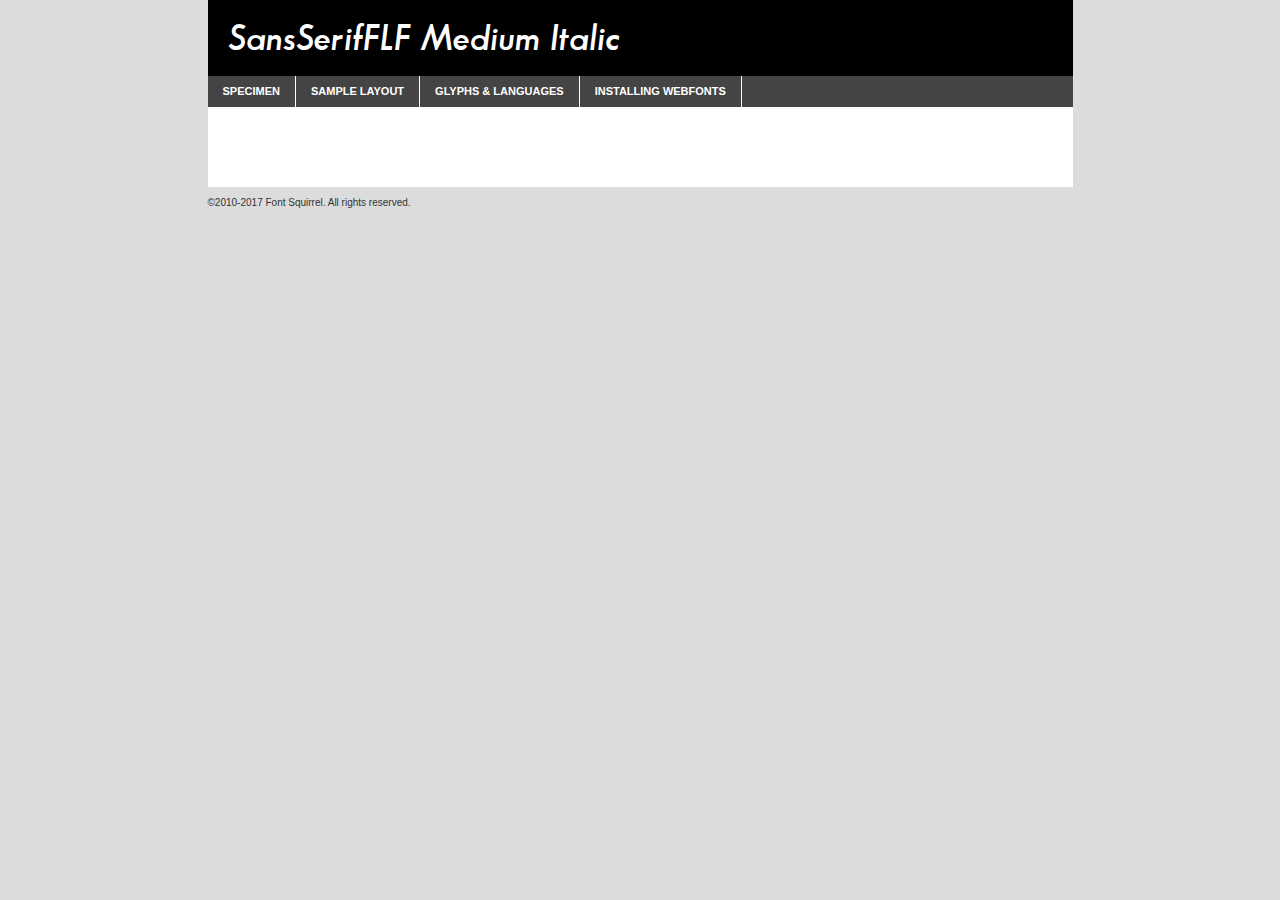
<file: site/fonts/sansserif/sansserifflf-demiitalic-demo.html>
<!DOCTYPE html PUBLIC "-//W3C//DTD XHTML 1.0 Transitional//EN"
	"http://www.w3.org/TR/xhtml1/DTD/xhtml1-transitional.dtd">

<html xmlns="http://www.w3.org/1999/xhtml" xml:lang="en" lang="en">
<head>
	<meta http-equiv="Content-Type" content="text/html; charset=utf-8" />
	<script src="http://ajax.googleapis.com/ajax/libs/jquery/1.7.2/jquery.min.js" type="text/javascript" charset="utf-8"></script>
	<script type="text/javascript">
	(function($){$.fn.easyTabs=function(option){var param=jQuery.extend({fadeSpeed:"fast",defaultContent:1,activeClass:'active'},option);$(this).each(function(){var thisId="#"+this.id;if(param.defaultContent==''){param.defaultContent=1;}
	if(typeof param.defaultContent=="number")
	{var defaultTab=$(thisId+" .tabs li:eq("+(param.defaultContent-1)+") a").attr('href').substr(1);}else{var defaultTab=param.defaultContent;}
	$(thisId+" .tabs li a").each(function(){var tabToHide=$(this).attr('href').substr(1);$("#"+tabToHide).addClass('easytabs-tab-content');});hideAll();changeContent(defaultTab);function hideAll(){$(thisId+" .easytabs-tab-content").hide();}
	function changeContent(tabId){hideAll();$(thisId+" .tabs li").removeClass(param.activeClass);$(thisId+" .tabs li a[href=#"+tabId+"]").closest('li').addClass(param.activeClass);if(param.fadeSpeed!="none")
	{$(thisId+" #"+tabId).fadeIn(param.fadeSpeed);}else{$(thisId+" #"+tabId).show();}}
	$(thisId+" .tabs li").click(function(){var tabId=$(this).find('a').attr('href').substr(1);changeContent(tabId);return false;});});}})(jQuery);
	</script>
	<link rel="stylesheet" href="specimen_files/specimen_stylesheet.css" type="text/css" charset="utf-8" />
	<link rel="stylesheet" href="stylesheet.css" type="text/css" charset="utf-8" />

	<style type="text/css">
					body{
				font-family: 'sansserifflfmedium_italic';
							}
		</style>

	<title>SansSerifFLF Medium Italic Specimen</title>
	
	
	<script type="text/javascript" charset="utf-8">
		$(document).ready(function() {
			$('#container').easyTabs({defaultContent:1});
		});
	</script>
</head>

<body>
<div id="container">
	<div id="header">
		SansSerifFLF Medium Italic	</div>
	<ul class="tabs">
		<li><a href="#specimen">Specimen</a></li>
		<li><a href="#layout">Sample Layout</a></li>
				<li><a href="#glyphs">Glyphs &amp; Languages</a></li>
		<li><a href="#installing">Installing Webfonts</a></li>
		
	</ul>
	
	<div id="main_content">

		
			<div id="specimen">
		
				<div class="section">
					<div class="grid12 firstcol">
						<div class="huge">AaBb</div>
					</div>
				</div>
		
				<div class="section">
					<div class="glyph_range">A&#x200B;B&#x200b;C&#x200b;D&#x200b;E&#x200b;F&#x200b;G&#x200b;H&#x200b;I&#x200b;J&#x200b;K&#x200b;L&#x200b;M&#x200b;N&#x200b;O&#x200b;P&#x200b;Q&#x200b;R&#x200b;S&#x200b;T&#x200b;U&#x200b;V&#x200b;W&#x200b;X&#x200b;Y&#x200b;Z&#x200b;a&#x200b;b&#x200b;c&#x200b;d&#x200b;e&#x200b;f&#x200b;g&#x200b;h&#x200b;i&#x200b;j&#x200b;k&#x200b;l&#x200b;m&#x200b;n&#x200b;o&#x200b;p&#x200b;q&#x200b;r&#x200b;s&#x200b;t&#x200b;u&#x200b;v&#x200b;w&#x200b;x&#x200b;y&#x200b;z&#x200b;1&#x200b;2&#x200b;3&#x200b;4&#x200b;5&#x200b;6&#x200b;7&#x200b;8&#x200b;9&#x200b;0&#x200b;&amp;&#x200b;.&#x200b;,&#x200b;?&#x200b;!&#x200b;&#64;&#x200b;(&#x200b;)&#x200b;#&#x200b;$&#x200b;%&#x200b;*&#x200b;+&#x200b;-&#x200b;=&#x200b;:&#x200b;;</div>
				</div>
				<div class="section">
					<div class="grid12 firstcol">
						<table class="sample_table">
							<tr><td>10</td><td class="size10">abcdefghijklmnopqrstuvwxyzABCDEFGHIJKLMNOPQRSTUVWXYZ0123456789abcdefghijklmnopqrstuvwxyzABCDEFGHIJKLMNOPQRSTUVWXYZ0123456789abcdefghijklmnopqrstuvwxyzABCDEFGHIJKLMNOPQRSTUVWXYZ</td></tr>
							<tr><td>11</td><td class="size11">abcdefghijklmnopqrstuvwxyzABCDEFGHIJKLMNOPQRSTUVWXYZ0123456789abcdefghijklmnopqrstuvwxyzABCDEFGHIJKLMNOPQRSTUVWXYZ0123456789abcdefghijklmnopqrstuvwxyzABCDEFGHIJKLMNOPQRSTUVWXYZ</td></tr>
							<tr><td>12</td><td class="size12">abcdefghijklmnopqrstuvwxyzABCDEFGHIJKLMNOPQRSTUVWXYZ0123456789abcdefghijklmnopqrstuvwxyzABCDEFGHIJKLMNOPQRSTUVWXYZ0123456789abcdefghijklmnopqrstuvwxyzABCDEFGHIJKLMNOPQRSTUVWXYZ</td></tr>
							<tr><td>13</td><td class="size13">abcdefghijklmnopqrstuvwxyzABCDEFGHIJKLMNOPQRSTUVWXYZ0123456789abcdefghijklmnopqrstuvwxyzABCDEFGHIJKLMNOPQRSTUVWXYZ0123456789abcdefghijklmnopqrstuvwxyzABCDEFGHIJKLMNOPQRSTUVWXYZ</td></tr>
							<tr><td>14</td><td class="size14">abcdefghijklmnopqrstuvwxyzABCDEFGHIJKLMNOPQRSTUVWXYZ0123456789abcdefghijklmnopqrstuvwxyzABCDEFGHIJKLMNOPQRSTUVWXYZ0123456789abcdefghijklmnopqrstuvwxyzABCDEFGHIJKLMNOPQRSTUVWXYZ</td></tr>
							<tr><td>16</td><td class="size16">abcdefghijklmnopqrstuvwxyzABCDEFGHIJKLMNOPQRSTUVWXYZ0123456789abcdefghijklmnopqrstuvwxyzABCDEFGHIJKLMNOPQRSTUVWXYZ</td></tr>
							<tr><td>18</td><td class="size18">abcdefghijklmnopqrstuvwxyzABCDEFGHIJKLMNOPQRSTUVWXYZ0123456789abcdefghijklmnopqrstuvwxyzABCDEFGHIJKLMNOPQRSTUVWXYZ</td></tr>
							<tr><td>20</td><td class="size20">abcdefghijklmnopqrstuvwxyzABCDEFGHIJKLMNOPQRSTUVWXYZ0123456789abcdefghijklmnopqrstuvwxyzABCDEFGHIJKLMNOPQRSTUVWXYZ</td></tr>
							<tr><td>24</td><td class="size24">abcdefghijklmnopqrstuvwxyzABCDEFGHIJKLMNOPQRSTUVWXYZ0123456789abcdefghijklmnopqrstuvwxyzABCDEFGHIJKLMNOPQRSTUVWXYZ</td></tr>
							<tr><td>30</td><td class="size30">abcdefghijklmnopqrstuvwxyzABCDEFGHIJKLMNOPQRSTUVWXYZ0123456789abcdefghijklmnopqrstuvwxyzABCDEFGHIJKLMNOPQRSTUVWXYZ</td></tr>
							<tr><td>36</td><td class="size36">abcdefghijklmnopqrstuvwxyzABCDEFGHIJKLMNOPQRSTUVWXYZ0123456789abcdefghijklmnopqrstuvwxyzABCDEFGHIJKLMNOPQRSTUVWXYZ</td></tr>
							<tr><td>48</td><td class="size48">abcdefghijklmnopqrstuvwxyzABCDEFGHIJKLMNOPQRSTUVWXYZ0123456789abcdefghijklmnopqrstuvwxyzABCDEFGHIJKLMNOPQRSTUVWXYZ</td></tr>
							<tr><td>60</td><td class="size60">abcdefghijklmnopqrstuvwxyzABCDEFGHIJKLMNOPQRSTUVWXYZ0123456789abcdefghijklmnopqrstuvwxyzABCDEFGHIJKLMNOPQRSTUVWXYZ</td></tr>
							<tr><td>72</td><td class="size72">abcdefghijklmnopqrstuvwxyzABCDEFGHIJKLMNOPQRSTUVWXYZ0123456789abcdefghijklmnopqrstuvwxyzABCDEFGHIJKLMNOPQRSTUVWXYZ</td></tr>
							<tr><td>90</td><td class="size90">abcdefghijklmnopqrstuvwxyzABCDEFGHIJKLMNOPQRSTUVWXYZ0123456789abcdefghijklmnopqrstuvwxyzABCDEFGHIJKLMNOPQRSTUVWXYZ</td></tr>
						</table>
				
					</div>
			
				</div>
		
		
		
								<div class="section" id="bodycomparison">


										<div id="xheight">
				<div class="fontbody">&#x25FC;&#x25FC;&#x25FC;&#x25FC;&#x25FC;&#x25FC;&#x25FC;&#x25FC;&#x25FC;&#x25FC;&#x25FC;&#x25FC;&#x25FC;&#x25FC;&#x25FC;&#x25FC;&#x25FC;&#x25FC;&#x25FC;&#x25FC;&#x25FC;&#x25FC;&#x25FC;&#x25FC;&#x25FC;&#x25FC;&#x25FC;&#x25FC;&#x25FC;&#x25FC;&#x25FC;&#x25FC;&#x25FC;&#x25FC;&#x25FC;&#x25FC;&#x25FC;&#x25FC;&#x25FC;&#x25FC;&#x25FC;&#x25FC;&#x25FC;&#x25FC;&#x25FC;&#x25FC;&#x25FC;&#x25FC;&#x25FC;&#x25FC;&#x25FC;&#x25FC;&#x25FC;&#x25FC;&#x25FC;&#x25FC;&#x25FC;&#x25FC;&#x25FC;&#x25FC;&#x25FC;&#x25FC;&#x25FC;&#x25FC;&#x25FC;&#x25FC;&#x25FC;&#x25FC;&#x25FC;&#x25FC;&#x25FC;&#x25FC;&#x25FC;&#x25FC;&#x25FC;&#x25FC;&#x25FC;&#x25FC;&#x25FC;&#x25FC;&#x25FC;&#x25FC;&#x25FC;&#x25FC;&#x25FC;&#x25FC;&#x25FC;&#x25FC;&#x25FC;&#x25FC;&#x25FC;&#x25FC;&#x25FC;&#x25FC;&#x25FC;&#x25FC;&#x25FC;&#x25FC;&#x25FC;body</div><div class="arialbody">body</div><div class="verdanabody">body</div><div class="georgiabody">body</div></div>
										<div class="fontbody" style="z-index:1">
											body<span>SansSerifFLF Medium Italic</span>
										</div>
										<div class="arialbody" style="z-index:1">
											body<span>Arial</span>
										</div>
										<div class="verdanabody" style="z-index:1">
											body<span>Verdana</span>
										</div>
										<div class="georgiabody" style="z-index:1">
											body<span>Georgia</span>
										</div>



								</div>
		
		
				<div class="section psample psample_row1" id="">
					
					<div class="grid2 firstcol">
						<p class="size10"><span>10.</span>Aenean lacinia bibendum nulla sed consectetur. Fusce dapibus, tellus ac cursus commodo, tortor mauris condimentum nibh, ut fermentum massa justo sit amet risus. Nullam id dolor id nibh ultricies vehicula ut id elit. Cum sociis natoque penatibus et magnis dis parturient montes, nascetur ridiculus mus. Nulla vitae elit libero, a pharetra augue.</p>
			
					</div>
					<div class="grid3">
						<p class="size11"><span>11.</span>Aenean lacinia bibendum nulla sed consectetur. Fusce dapibus, tellus ac cursus commodo, tortor mauris condimentum nibh, ut fermentum massa justo sit amet risus. Nullam id dolor id nibh ultricies vehicula ut id elit. Cum sociis natoque penatibus et magnis dis parturient montes, nascetur ridiculus mus. Nulla vitae elit libero, a pharetra augue.</p>
			
					</div>
					<div class="grid3">
						<p class="size12"><span>12.</span>Aenean lacinia bibendum nulla sed consectetur. Fusce dapibus, tellus ac cursus commodo, tortor mauris condimentum nibh, ut fermentum massa justo sit amet risus. Nullam id dolor id nibh ultricies vehicula ut id elit. Cum sociis natoque penatibus et magnis dis parturient montes, nascetur ridiculus mus. Nulla vitae elit libero, a pharetra augue.</p>
			
					</div>
					<div class="grid4">
						<p class="size13"><span>13.</span>Aenean lacinia bibendum nulla sed consectetur. Fusce dapibus, tellus ac cursus commodo, tortor mauris condimentum nibh, ut fermentum massa justo sit amet risus. Nullam id dolor id nibh ultricies vehicula ut id elit. Cum sociis natoque penatibus et magnis dis parturient montes, nascetur ridiculus mus. Nulla vitae elit libero, a pharetra augue.</p>
			
					</div>
					<div class="white_blend"></div>
					
				</div>
				<div class="section psample psample_row2" id="">
					<div class="grid3 firstcol">
						<p class="size14"><span>14.</span>Aenean lacinia bibendum nulla sed consectetur. Fusce dapibus, tellus ac cursus commodo, tortor mauris condimentum nibh, ut fermentum massa justo sit amet risus. Nullam id dolor id nibh ultricies vehicula ut id elit. Cum sociis natoque penatibus et magnis dis parturient montes, nascetur ridiculus mus. Nulla vitae elit libero, a pharetra augue.</p>
			
					</div>
					<div class="grid4">
						<p class="size16"><span>16.</span>Aenean lacinia bibendum nulla sed consectetur. Fusce dapibus, tellus ac cursus commodo, tortor mauris condimentum nibh, ut fermentum massa justo sit amet risus. Nullam id dolor id nibh ultricies vehicula ut id elit. Cum sociis natoque penatibus et magnis dis parturient montes, nascetur ridiculus mus. Nulla vitae elit libero, a pharetra augue.</p>
			
					</div>
					<div class="grid5">
						<p class="size18"><span>18.</span>Aenean lacinia bibendum nulla sed consectetur. Fusce dapibus, tellus ac cursus commodo, tortor mauris condimentum nibh, ut fermentum massa justo sit amet risus. Nullam id dolor id nibh ultricies vehicula ut id elit. Cum sociis natoque penatibus et magnis dis parturient montes, nascetur ridiculus mus. Nulla vitae elit libero, a pharetra augue.</p>
			
					</div>

					<div class="white_blend"></div>

				</div>
				
				<div class="section psample psample_row3" id="">
					<div class="grid5 firstcol">
						<p class="size20"><span>20.</span>Aenean lacinia bibendum nulla sed consectetur. Fusce dapibus, tellus ac cursus commodo, tortor mauris condimentum nibh, ut fermentum massa justo sit amet risus. Nullam id dolor id nibh ultricies vehicula ut id elit. Cum sociis natoque penatibus et magnis dis parturient montes, nascetur ridiculus mus. Nulla vitae elit libero, a pharetra augue.</p>
					</div>
					<div class="grid7">
						<p class="size24"><span>24.</span>Aenean lacinia bibendum nulla sed consectetur. Fusce dapibus, tellus ac cursus commodo, tortor mauris condimentum nibh, ut fermentum massa justo sit amet risus. Nullam id dolor id nibh ultricies vehicula ut id elit. Cum sociis natoque penatibus et magnis dis parturient montes, nascetur ridiculus mus. Nulla vitae elit libero, a pharetra augue.</p>
					</div>
					
					<div class="white_blend"></div>
					
				</div>
				
				<div class="section psample psample_row4" id="">
					<div class="grid12 firstcol">
						<p class="size30"><span>30.</span>Aenean lacinia bibendum nulla sed consectetur. Fusce dapibus, tellus ac cursus commodo, tortor mauris condimentum nibh, ut fermentum massa justo sit amet risus. Nullam id dolor id nibh ultricies vehicula ut id elit. Cum sociis natoque penatibus et magnis dis parturient montes, nascetur ridiculus mus. Nulla vitae elit libero, a pharetra augue.</p>
					</div>
					<div class="white_blend"></div>
					
				</div>
				
				
				
				<div class="section psample psample_row1 fullreverse">
					<div class="grid2 firstcol">
						<p class="size10"><span>10.</span>Aenean lacinia bibendum nulla sed consectetur. Fusce dapibus, tellus ac cursus commodo, tortor mauris condimentum nibh, ut fermentum massa justo sit amet risus. Nullam id dolor id nibh ultricies vehicula ut id elit. Cum sociis natoque penatibus et magnis dis parturient montes, nascetur ridiculus mus. Nulla vitae elit libero, a pharetra augue.</p>
			
					</div>
					<div class="grid3">
						<p class="size11"><span>11.</span>Aenean lacinia bibendum nulla sed consectetur. Fusce dapibus, tellus ac cursus commodo, tortor mauris condimentum nibh, ut fermentum massa justo sit amet risus. Nullam id dolor id nibh ultricies vehicula ut id elit. Cum sociis natoque penatibus et magnis dis parturient montes, nascetur ridiculus mus. Nulla vitae elit libero, a pharetra augue.</p>
			
					</div>
					<div class="grid3">
						<p class="size12"><span>12.</span>Aenean lacinia bibendum nulla sed consectetur. Fusce dapibus, tellus ac cursus commodo, tortor mauris condimentum nibh, ut fermentum massa justo sit amet risus. Nullam id dolor id nibh ultricies vehicula ut id elit. Cum sociis natoque penatibus et magnis dis parturient montes, nascetur ridiculus mus. Nulla vitae elit libero, a pharetra augue.</p>
			
					</div>
					<div class="grid4">
						<p class="size13"><span>13.</span>Aenean lacinia bibendum nulla sed consectetur. Fusce dapibus, tellus ac cursus commodo, tortor mauris condimentum nibh, ut fermentum massa justo sit amet risus. Nullam id dolor id nibh ultricies vehicula ut id elit. Cum sociis natoque penatibus et magnis dis parturient montes, nascetur ridiculus mus. Nulla vitae elit libero, a pharetra augue.</p>
			
					</div>
					<div class="black_blend"></div>
					
				</div>
				
				<div class="section psample psample_row2 fullreverse">
					<div class="grid3 firstcol">
						<p class="size14"><span>14.</span>Aenean lacinia bibendum nulla sed consectetur. Fusce dapibus, tellus ac cursus commodo, tortor mauris condimentum nibh, ut fermentum massa justo sit amet risus. Nullam id dolor id nibh ultricies vehicula ut id elit. Cum sociis natoque penatibus et magnis dis parturient montes, nascetur ridiculus mus. Nulla vitae elit libero, a pharetra augue.</p>
			
					</div>
					<div class="grid4">
						<p class="size16"><span>16.</span>Aenean lacinia bibendum nulla sed consectetur. Fusce dapibus, tellus ac cursus commodo, tortor mauris condimentum nibh, ut fermentum massa justo sit amet risus. Nullam id dolor id nibh ultricies vehicula ut id elit. Cum sociis natoque penatibus et magnis dis parturient montes, nascetur ridiculus mus. Nulla vitae elit libero, a pharetra augue.</p>
			
					</div>
					<div class="grid5">
						<p class="size18"><span>18.</span>Aenean lacinia bibendum nulla sed consectetur. Fusce dapibus, tellus ac cursus commodo, tortor mauris condimentum nibh, ut fermentum massa justo sit amet risus. Nullam id dolor id nibh ultricies vehicula ut id elit. Cum sociis natoque penatibus et magnis dis parturient montes, nascetur ridiculus mus. Nulla vitae elit libero, a pharetra augue.</p>
			
					</div>
					<div class="black_blend"></div>

				</div>
				
				<div class="section psample fullreverse psample_row3" id="">
					<div class="grid5 firstcol">
						<p class="size20"><span>20.</span>Aenean lacinia bibendum nulla sed consectetur. Fusce dapibus, tellus ac cursus commodo, tortor mauris condimentum nibh, ut fermentum massa justo sit amet risus. Nullam id dolor id nibh ultricies vehicula ut id elit. Cum sociis natoque penatibus et magnis dis parturient montes, nascetur ridiculus mus. Nulla vitae elit libero, a pharetra augue.</p>
					</div>
					<div class="grid7">
						<p class="size24"><span>24.</span>Aenean lacinia bibendum nulla sed consectetur. Fusce dapibus, tellus ac cursus commodo, tortor mauris condimentum nibh, ut fermentum massa justo sit amet risus. Nullam id dolor id nibh ultricies vehicula ut id elit. Cum sociis natoque penatibus et magnis dis parturient montes, nascetur ridiculus mus. Nulla vitae elit libero, a pharetra augue.</p>
					</div>
					
					<div class="black_blend"></div>
					
				</div>
				
				<div class="section psample fullreverse psample_row4" id="" style="border-bottom: 20px #000 solid;">
					<div class="grid12 firstcol">
						<p class="size30"><span>30.</span>Aenean lacinia bibendum nulla sed consectetur. Fusce dapibus, tellus ac cursus commodo, tortor mauris condimentum nibh, ut fermentum massa justo sit amet risus. Nullam id dolor id nibh ultricies vehicula ut id elit. Cum sociis natoque penatibus et magnis dis parturient montes, nascetur ridiculus mus. Nulla vitae elit libero, a pharetra augue.</p>
					</div>
					<div class="black_blend"></div>
					
				</div>
				
				
				
				
			</div>
			
			<div id="layout">
				
				<div class="section">
					
					<div class="grid12 firstcol">
						<h1>Lorem Ipsum Dolor</h1>
						<h2>Etiam porta sem malesuada magna mollis euismod</h2>
						
						<p class="byline">By <a href="#link">Aenean Lacinia</a></p>
					</div>
				</div>
				<div class="section">
					<div class="grid8 firstcol">
						<p class="large">Donec sed odio dui. Morbi leo risus, porta ac consectetur ac, vestibulum at eros. Fusce dapibus, tellus ac cursus commodo, tortor mauris condimentum nibh, ut fermentum massa justo sit amet risus. </p>

						
						<h3>Pellentesque ornare sem</h3>

						<p>Maecenas sed diam eget risus varius blandit sit amet non magna. Maecenas faucibus mollis interdum. Donec ullamcorper nulla non metus auctor fringilla. Nullam id dolor id nibh ultricies vehicula ut id elit. Nullam id dolor id nibh ultricies vehicula ut id elit. </p>

						<p>Aenean eu leo quam. Pellentesque ornare sem lacinia quam venenatis vestibulum. Lorem ipsum dolor sit amet, consectetur adipiscing elit. Cum sociis natoque penatibus et magnis dis parturient montes, nascetur ridiculus mus. </p>

						<p>Nulla vitae elit libero, a pharetra augue. Praesent commodo cursus magna, vel scelerisque nisl consectetur et. Aenean lacinia bibendum nulla sed consectetur. </p>

						<p>Nullam quis risus eget urna mollis ornare vel eu leo. Nullam quis risus eget urna mollis ornare vel eu leo. Maecenas sed diam eget risus varius blandit sit amet non magna. Donec ullamcorper nulla non metus auctor fringilla. </p>

						<h3>Cras mattis consectetur</h3>

						<p>Aenean eu leo quam. Pellentesque ornare sem lacinia quam venenatis vestibulum. Aenean lacinia bibendum nulla sed consectetur. Integer posuere erat a ante venenatis dapibus posuere velit aliquet. Cras mattis consectetur purus sit amet fermentum. </p>

						<p>Nullam id dolor id nibh ultricies vehicula ut id elit. Nullam quis risus eget urna mollis ornare vel eu leo. Cras mattis consectetur purus sit amet fermentum.</p>
					</div>
					
					<div class="grid4 sidebar">
						
						<div class="box reverse">
							<p class="last">Nullam quis risus eget urna mollis ornare vel eu leo. Donec ullamcorper nulla non metus auctor fringilla. Cras mattis consectetur purus sit amet fermentum. Sed posuere consectetur est at lobortis. Lorem ipsum dolor sit amet, consectetur adipiscing elit. </p>
						</div>
						
						<p class="caption">Maecenas sed diam eget risus varius.</p>

						<p>Vestibulum id ligula porta felis euismod semper. Integer posuere erat a ante venenatis dapibus posuere velit aliquet. Vestibulum id ligula porta felis euismod semper. Sed posuere consectetur est at lobortis. Maecenas sed diam eget risus varius blandit sit amet non magna. Fusce dapibus, tellus ac cursus commodo, tortor mauris condimentum nibh, ut fermentum massa justo sit amet risus. </p>

					

						<p>Duis mollis, est non commodo luctus, nisi erat porttitor ligula, eget lacinia odio sem nec elit. Aenean lacinia bibendum nulla sed consectetur. Vivamus sagittis lacus vel augue laoreet rutrum faucibus dolor auctor. Aenean lacinia bibendum nulla sed consectetur. Nullam quis risus eget urna mollis ornare vel eu leo. </p>

						<p>Praesent commodo cursus magna, vel scelerisque nisl consectetur et. Donec ullamcorper nulla non metus auctor fringilla. Maecenas faucibus mollis interdum. Fusce dapibus, tellus ac cursus commodo, tortor mauris condimentum nibh, ut fermentum massa justo sit amet risus. </p>

					</div>
				</div>
				
			</div>


			



		<div id="glyphs">
			<div class="section">
				<div class="grid12 firstcol">
			
				<h1>Language Support</h1>
				<p>The subset of SansSerifFLF Medium Italic in this kit supports the following languages:<br />
			
					Albanian, Basque, Breton, Chamorro, Danish, Dutch, English, Faroese, Finnish, French, Frisian, Galician, German, Icelandic, Italian, Malagasy, Norwegian, Portuguese, Spanish, Swedish, Alsatian, Aragonese, Arapaho, Arrernte, Asturian, Aymara, Bislama, Cebuano, Corsican, Fijian, French_creole, Genoese, Gilbertese, Greenlandic, Haitian_creole, Hiligaynon, Hmong, Hopi, Ibanag, Iloko_ilokano, Indonesian, Interglossa_glosa, Interlingua, Irish_gaelic, Jerriais, Lojban, Lombard, Luxembourgeois, Manx, Mohawk, Norfolk_pitcairnese, Occitan, Oromo, Pangasinan, Papiamento, Piedmontese, Potawatomi, Rhaeto-romance, Romansh, Rotokas, Sami_lule, Samoan, Sardinian, Scots_gaelic, Seychelles_creole, Shona, Sicilian, Somali, Southern_ndebele, Swahili, Swati_swazi, Tagalog_filipino_pilipino, Tetum, Tok_pisin, Uyghur_latinized, Volapuk, Walloon, Warlpiri, Xhosa, Yapese, Zulu, Latinbasic, Ubasic, Demo				</p>
				<h1>Glyph Chart</h1>
				<p>The subset of SansSerifFLF Medium Italic in this kit includes all the glyphs listed below. Unicode entities are included above each glyph to help you insert individual characters into your layout.</p>
				<div id="glyph_chart">
			
																				 <div><p>&amp;#32;</p>&#32;</div>
																				 <div><p>&amp;#33;</p>&#33;</div>
																				 <div><p>&amp;#34;</p>&#34;</div>
																				 <div><p>&amp;#35;</p>&#35;</div>
																				 <div><p>&amp;#36;</p>&#36;</div>
																				 <div><p>&amp;#37;</p>&#37;</div>
																				 <div><p>&amp;#38;</p>&#38;</div>
																				 <div><p>&amp;#39;</p>&#39;</div>
																				 <div><p>&amp;#40;</p>&#40;</div>
																				 <div><p>&amp;#41;</p>&#41;</div>
																				 <div><p>&amp;#42;</p>&#42;</div>
																				 <div><p>&amp;#43;</p>&#43;</div>
																				 <div><p>&amp;#44;</p>&#44;</div>
																				 <div><p>&amp;#45;</p>&#45;</div>
																				 <div><p>&amp;#46;</p>&#46;</div>
																				 <div><p>&amp;#47;</p>&#47;</div>
																				 <div><p>&amp;#48;</p>&#48;</div>
																				 <div><p>&amp;#49;</p>&#49;</div>
																				 <div><p>&amp;#50;</p>&#50;</div>
																				 <div><p>&amp;#51;</p>&#51;</div>
																				 <div><p>&amp;#52;</p>&#52;</div>
																				 <div><p>&amp;#53;</p>&#53;</div>
																				 <div><p>&amp;#54;</p>&#54;</div>
																				 <div><p>&amp;#55;</p>&#55;</div>
																				 <div><p>&amp;#56;</p>&#56;</div>
																				 <div><p>&amp;#57;</p>&#57;</div>
																				 <div><p>&amp;#58;</p>&#58;</div>
																				 <div><p>&amp;#59;</p>&#59;</div>
																				 <div><p>&amp;#60;</p>&#60;</div>
																				 <div><p>&amp;#61;</p>&#61;</div>
																				 <div><p>&amp;#62;</p>&#62;</div>
																				 <div><p>&amp;#63;</p>&#63;</div>
																				 <div><p>&amp;#64;</p>&#64;</div>
																				 <div><p>&amp;#65;</p>&#65;</div>
																				 <div><p>&amp;#66;</p>&#66;</div>
																				 <div><p>&amp;#67;</p>&#67;</div>
																				 <div><p>&amp;#68;</p>&#68;</div>
																				 <div><p>&amp;#69;</p>&#69;</div>
																				 <div><p>&amp;#70;</p>&#70;</div>
																				 <div><p>&amp;#71;</p>&#71;</div>
																				 <div><p>&amp;#72;</p>&#72;</div>
																				 <div><p>&amp;#73;</p>&#73;</div>
																				 <div><p>&amp;#74;</p>&#74;</div>
																				 <div><p>&amp;#75;</p>&#75;</div>
																				 <div><p>&amp;#76;</p>&#76;</div>
																				 <div><p>&amp;#77;</p>&#77;</div>
																				 <div><p>&amp;#78;</p>&#78;</div>
																				 <div><p>&amp;#79;</p>&#79;</div>
																				 <div><p>&amp;#80;</p>&#80;</div>
																				 <div><p>&amp;#81;</p>&#81;</div>
																				 <div><p>&amp;#82;</p>&#82;</div>
																				 <div><p>&amp;#83;</p>&#83;</div>
																				 <div><p>&amp;#84;</p>&#84;</div>
																				 <div><p>&amp;#85;</p>&#85;</div>
																				 <div><p>&amp;#86;</p>&#86;</div>
																				 <div><p>&amp;#87;</p>&#87;</div>
																				 <div><p>&amp;#88;</p>&#88;</div>
																				 <div><p>&amp;#89;</p>&#89;</div>
																				 <div><p>&amp;#90;</p>&#90;</div>
																				 <div><p>&amp;#91;</p>&#91;</div>
																				 <div><p>&amp;#92;</p>&#92;</div>
																				 <div><p>&amp;#93;</p>&#93;</div>
																				 <div><p>&amp;#94;</p>&#94;</div>
																				 <div><p>&amp;#95;</p>&#95;</div>
																				 <div><p>&amp;#96;</p>&#96;</div>
																				 <div><p>&amp;#97;</p>&#97;</div>
																				 <div><p>&amp;#98;</p>&#98;</div>
																				 <div><p>&amp;#99;</p>&#99;</div>
																				 <div><p>&amp;#100;</p>&#100;</div>
																				 <div><p>&amp;#101;</p>&#101;</div>
																				 <div><p>&amp;#102;</p>&#102;</div>
																				 <div><p>&amp;#103;</p>&#103;</div>
																				 <div><p>&amp;#104;</p>&#104;</div>
																				 <div><p>&amp;#105;</p>&#105;</div>
																				 <div><p>&amp;#106;</p>&#106;</div>
																				 <div><p>&amp;#107;</p>&#107;</div>
																				 <div><p>&amp;#108;</p>&#108;</div>
																				 <div><p>&amp;#109;</p>&#109;</div>
																				 <div><p>&amp;#110;</p>&#110;</div>
																				 <div><p>&amp;#111;</p>&#111;</div>
																				 <div><p>&amp;#112;</p>&#112;</div>
																				 <div><p>&amp;#113;</p>&#113;</div>
																				 <div><p>&amp;#114;</p>&#114;</div>
																				 <div><p>&amp;#115;</p>&#115;</div>
																				 <div><p>&amp;#116;</p>&#116;</div>
																				 <div><p>&amp;#117;</p>&#117;</div>
																				 <div><p>&amp;#118;</p>&#118;</div>
																				 <div><p>&amp;#119;</p>&#119;</div>
																				 <div><p>&amp;#120;</p>&#120;</div>
																				 <div><p>&amp;#121;</p>&#121;</div>
																				 <div><p>&amp;#122;</p>&#122;</div>
																				 <div><p>&amp;#123;</p>&#123;</div>
																				 <div><p>&amp;#124;</p>&#124;</div>
																				 <div><p>&amp;#125;</p>&#125;</div>
																				 <div><p>&amp;#126;</p>&#126;</div>
																				 <div><p>&amp;#160;</p>&#160;</div>
																				 <div><p>&amp;#161;</p>&#161;</div>
																				 <div><p>&amp;#162;</p>&#162;</div>
																				 <div><p>&amp;#163;</p>&#163;</div>
																				 <div><p>&amp;#164;</p>&#164;</div>
																				 <div><p>&amp;#165;</p>&#165;</div>
																				 <div><p>&amp;#166;</p>&#166;</div>
																				 <div><p>&amp;#167;</p>&#167;</div>
																				 <div><p>&amp;#168;</p>&#168;</div>
																				 <div><p>&amp;#169;</p>&#169;</div>
																				 <div><p>&amp;#170;</p>&#170;</div>
																				 <div><p>&amp;#171;</p>&#171;</div>
																				 <div><p>&amp;#172;</p>&#172;</div>
																				 <div><p>&amp;#173;</p>&#173;</div>
																				 <div><p>&amp;#174;</p>&#174;</div>
																				 <div><p>&amp;#175;</p>&#175;</div>
																				 <div><p>&amp;#176;</p>&#176;</div>
																				 <div><p>&amp;#177;</p>&#177;</div>
																				 <div><p>&amp;#178;</p>&#178;</div>
																				 <div><p>&amp;#179;</p>&#179;</div>
																				 <div><p>&amp;#180;</p>&#180;</div>
																				 <div><p>&amp;#181;</p>&#181;</div>
																				 <div><p>&amp;#182;</p>&#182;</div>
																				 <div><p>&amp;#183;</p>&#183;</div>
																				 <div><p>&amp;#184;</p>&#184;</div>
																				 <div><p>&amp;#185;</p>&#185;</div>
																				 <div><p>&amp;#186;</p>&#186;</div>
																				 <div><p>&amp;#187;</p>&#187;</div>
																				 <div><p>&amp;#188;</p>&#188;</div>
																				 <div><p>&amp;#189;</p>&#189;</div>
																				 <div><p>&amp;#190;</p>&#190;</div>
																				 <div><p>&amp;#191;</p>&#191;</div>
																				 <div><p>&amp;#192;</p>&#192;</div>
																				 <div><p>&amp;#193;</p>&#193;</div>
																				 <div><p>&amp;#194;</p>&#194;</div>
																				 <div><p>&amp;#195;</p>&#195;</div>
																				 <div><p>&amp;#196;</p>&#196;</div>
																				 <div><p>&amp;#197;</p>&#197;</div>
																				 <div><p>&amp;#198;</p>&#198;</div>
																				 <div><p>&amp;#199;</p>&#199;</div>
																				 <div><p>&amp;#200;</p>&#200;</div>
																				 <div><p>&amp;#201;</p>&#201;</div>
																				 <div><p>&amp;#202;</p>&#202;</div>
																				 <div><p>&amp;#203;</p>&#203;</div>
																				 <div><p>&amp;#204;</p>&#204;</div>
																				 <div><p>&amp;#205;</p>&#205;</div>
																				 <div><p>&amp;#206;</p>&#206;</div>
																				 <div><p>&amp;#207;</p>&#207;</div>
																				 <div><p>&amp;#208;</p>&#208;</div>
																				 <div><p>&amp;#209;</p>&#209;</div>
																				 <div><p>&amp;#210;</p>&#210;</div>
																				 <div><p>&amp;#211;</p>&#211;</div>
																				 <div><p>&amp;#212;</p>&#212;</div>
																				 <div><p>&amp;#213;</p>&#213;</div>
																				 <div><p>&amp;#214;</p>&#214;</div>
																				 <div><p>&amp;#215;</p>&#215;</div>
																				 <div><p>&amp;#216;</p>&#216;</div>
																				 <div><p>&amp;#217;</p>&#217;</div>
																				 <div><p>&amp;#218;</p>&#218;</div>
																				 <div><p>&amp;#219;</p>&#219;</div>
																				 <div><p>&amp;#220;</p>&#220;</div>
																				 <div><p>&amp;#221;</p>&#221;</div>
																				 <div><p>&amp;#222;</p>&#222;</div>
																				 <div><p>&amp;#223;</p>&#223;</div>
																				 <div><p>&amp;#224;</p>&#224;</div>
																				 <div><p>&amp;#225;</p>&#225;</div>
																				 <div><p>&amp;#226;</p>&#226;</div>
																				 <div><p>&amp;#227;</p>&#227;</div>
																				 <div><p>&amp;#228;</p>&#228;</div>
																				 <div><p>&amp;#229;</p>&#229;</div>
																				 <div><p>&amp;#230;</p>&#230;</div>
																				 <div><p>&amp;#231;</p>&#231;</div>
																				 <div><p>&amp;#232;</p>&#232;</div>
																				 <div><p>&amp;#233;</p>&#233;</div>
																				 <div><p>&amp;#234;</p>&#234;</div>
																				 <div><p>&amp;#235;</p>&#235;</div>
																				 <div><p>&amp;#236;</p>&#236;</div>
																				 <div><p>&amp;#237;</p>&#237;</div>
																				 <div><p>&amp;#238;</p>&#238;</div>
																				 <div><p>&amp;#239;</p>&#239;</div>
																				 <div><p>&amp;#240;</p>&#240;</div>
																				 <div><p>&amp;#241;</p>&#241;</div>
																				 <div><p>&amp;#242;</p>&#242;</div>
																				 <div><p>&amp;#243;</p>&#243;</div>
																				 <div><p>&amp;#244;</p>&#244;</div>
																				 <div><p>&amp;#245;</p>&#245;</div>
																				 <div><p>&amp;#246;</p>&#246;</div>
																				 <div><p>&amp;#247;</p>&#247;</div>
																				 <div><p>&amp;#248;</p>&#248;</div>
																				 <div><p>&amp;#249;</p>&#249;</div>
																				 <div><p>&amp;#250;</p>&#250;</div>
																				 <div><p>&amp;#251;</p>&#251;</div>
																				 <div><p>&amp;#252;</p>&#252;</div>
																				 <div><p>&amp;#253;</p>&#253;</div>
																				 <div><p>&amp;#254;</p>&#254;</div>
																				 <div><p>&amp;#255;</p>&#255;</div>
																				 <div><p>&amp;#338;</p>&#338;</div>
																				 <div><p>&amp;#339;</p>&#339;</div>
																				 <div><p>&amp;#376;</p>&#376;</div>
																				 <div><p>&amp;#710;</p>&#710;</div>
																				 <div><p>&amp;#732;</p>&#732;</div>
																				 <div><p>&amp;#8192;</p>&#8192;</div>
																				 <div><p>&amp;#8193;</p>&#8193;</div>
																				 <div><p>&amp;#8194;</p>&#8194;</div>
																				 <div><p>&amp;#8195;</p>&#8195;</div>
																				 <div><p>&amp;#8196;</p>&#8196;</div>
																				 <div><p>&amp;#8197;</p>&#8197;</div>
																				 <div><p>&amp;#8198;</p>&#8198;</div>
																				 <div><p>&amp;#8199;</p>&#8199;</div>
																				 <div><p>&amp;#8200;</p>&#8200;</div>
																				 <div><p>&amp;#8201;</p>&#8201;</div>
																				 <div><p>&amp;#8202;</p>&#8202;</div>
																				 <div><p>&amp;#8208;</p>&#8208;</div>
																				 <div><p>&amp;#8209;</p>&#8209;</div>
																				 <div><p>&amp;#8210;</p>&#8210;</div>
																				 <div><p>&amp;#8211;</p>&#8211;</div>
																				 <div><p>&amp;#8212;</p>&#8212;</div>
																				 <div><p>&amp;#8216;</p>&#8216;</div>
																				 <div><p>&amp;#8217;</p>&#8217;</div>
																				 <div><p>&amp;#8218;</p>&#8218;</div>
																				 <div><p>&amp;#8220;</p>&#8220;</div>
																				 <div><p>&amp;#8221;</p>&#8221;</div>
																				 <div><p>&amp;#8222;</p>&#8222;</div>
																				 <div><p>&amp;#8226;</p>&#8226;</div>
																				 <div><p>&amp;#8230;</p>&#8230;</div>
																				 <div><p>&amp;#8239;</p>&#8239;</div>
																				 <div><p>&amp;#8249;</p>&#8249;</div>
																				 <div><p>&amp;#8250;</p>&#8250;</div>
																				 <div><p>&amp;#8287;</p>&#8287;</div>
																				 <div><p>&amp;#8482;</p>&#8482;</div>
																				 <div><p>&amp;#9724;</p>&#9724;</div>
																				 <div><p>&amp;#64257;</p>&#64257;</div>
																				 <div><p>&amp;#64258;</p>&#64258;</div>
																																																</div>	
				</div>
		
		
			</div>
		</div>
		
		
		<div id="specs">
			
		</div>
	
		<div id="installing">
			<div class="section">
				<div class="grid7 firstcol">
					<h1>Installing Webfonts</h1>
					
					<p>Webfonts are supported by all major browser platforms but not all in the same way. There are currently four different font formats that must be included in order to target all browsers. This includes TTF, WOFF, EOT and SVG.</p>
					
					<h2>1. Upload your webfonts</h2>
					<p>You must upload your webfont kit to your website. They should be in or near the same directory as your CSS files.</p>
					
					<h2>2. Include the webfont stylesheet</h2>
					<p>A special CSS @font-face declaration helps the various browsers select the appropriate font it needs without causing you a bunch of headaches. Learn more about this syntax by reading the <a href="https://www.fontspring.com/blog/further-hardening-of-the-bulletproof-syntax">Fontspring blog post</a> about it. The code for it is as follows:</p>


<code>
@font-face{ 
	font-family: 'MyWebFont';
	src: url('WebFont.eot');
	src: url('WebFont.eot?#iefix') format('embedded-opentype'),
	     url('WebFont.woff') format('woff'),
	     url('WebFont.ttf') format('truetype'),
	     url('WebFont.svg#webfont') format('svg');
}
</code>

	<p>We've already gone ahead and generated the code for you. All you have to do is link to the stylesheet in your HTML, like this:</p>
	<code>&lt;link rel=&quot;stylesheet&quot; href=&quot;stylesheet.css&quot; type=&quot;text/css&quot; charset=&quot;utf-8&quot; /&gt;</code>

					<h2>3. Modify your own stylesheet</h2>
					<p>To take advantage of your new fonts, you must tell your stylesheet to use them. Look at the original @font-face declaration above and find the property called "font-family." The name linked there will be what you use to reference the font. Prepend that webfont name to the font stack in the "font-family" property, inside the selector you want to change. For example:</p>
<code>p { font-family: 'WebFont', Arial, sans-serif; }</code>

<h2>4. Test</h2>
<p>Getting webfonts to work cross-browser <em>can</em> be tricky. Use the information in the sidebar to help you if you find that fonts aren't loading in a particular browser.</p>
				</div>
				
				<div class="grid5 sidebar">
					<div class="box">
						<h2>Troubleshooting<br />Font-Face Problems</h2>
						<p>Having trouble getting your webfonts to load in your new website? Here are some tips to sort out what might be the problem.</p>

						<h3>Fonts not showing in any browser</h3>

						<p>This sounds like you need to work on the plumbing. You either did not upload the fonts to the correct directory, or you did not link the fonts properly in the CSS. If you've confirmed that all this is correct and you still have a problem, take a look at your .htaccess file and see if requests are getting intercepted.</p>

						<h3>Fonts not loading in iPhone or iPad</h3>

						<p>The most common problem here is that you are serving the fonts from an IIS server. IIS refuses to serve files that have unknown MIME types. If that is the case, you must set the MIME type for SVG to "image/svg+xml" in the server settings. Follow these instructions from Microsoft if you need help.</p>

						<h3>Fonts not loading in Firefox</h3>

						<p>The primary reason for this failure? You are still using a version Firefox older than 3.5. So upgrade already! If that isn't it, then you are very likely serving fonts from a different domain. Firefox requires that all font assets be served from the same domain. Lastly it is possible that you need to add WOFF to your list of MIME types (if you are serving via IIS.)</p>

						<h3>Fonts not loading in IE</h3>

						<p>Are you looking at Internet Explorer on an actual Windows machine or are you cheating by using a service like Adobe BrowserLab? Many of these screenshot services do not render @font-face for IE. Best to test it on a real machine.</p>

						<h3>Fonts not loading in IE9</h3>

						<p>IE9, like Firefox, requires that fonts be served from the same domain as the website. Make sure that is the case.</p>
					</div>
				</div>
			</div>
			
		</div>
	
	</div>
	<div id="footer">
		<p>&copy;2010-2017 Font Squirrel. All rights reserved.</p>
	</div>
</div>
</body>
</html>
</file>
<file: site/stylesheet.css>
@font-face{
    font-family: 'sansBold';
    src: url('fonts/sansserif/_sansserifbldflf-webfont.woff') format('woff');
    src: url('fonts/sansserif/_sansserifbldflf-webfont.woff2') format('woff2');
}
@font-face{
    font-family: 'sansBook';
    src: url('fonts/sansserif/_sansserifbookflf-webfont.woff') format('woff');
    src: url('fonts/sansserif/_sansserifbookflf-webfont.woff2') format('woff2');
}
@font-face{
    font-family: 'sansDemiBold';
    src: url('fonts/sansserif/_sansserifflf-demibold-webfont.woff') format('woff');
    src: url('fonts/sansserif/_sansserifflf-demibold-webfont.woff2') format('woff2');
}

@font-face{
    font-family: 'tenorSans';
    src: url('fonts/tenorsans/tenorsans-regular-webfont.woff') format('woff');
    src: url('fonts/tenorsans/tenorsans-regular-webfont.woff2') format('woff2');
}


/*Move nav specs to small @MEDIA, adjust for tablet**/


:root{
    --myteal: #33a2b3;
    --primary: var(--myteal);
    
    --linkpurple: #621da1;
    --primary: var(--linkpurple);
}

*{
    font-size: 100%;
    box-sizing: border-box;
}

body{
    margin: 0;
}
.nav{
    font-family: tenorSans, Arial, Helvetica, sans-serif;
}
.body_head{
    font-family: tenorSans, Arial, Helvetica, sans-serif;
    margin: 3rem auto 1.5rem;
    color: var(--myteal);
    font-size: 2rem;
    max-width: 85%;
}
.body_txt{
    font-family: sansBook, Arial, Helvetica, sans-serif;
    font-size: 1.15rem;
    line-height: 2rem;
    margin: 1.5rem auto;
    max-width: 85%;
}
.body_txt:last-child{
    margin: 1.5rem auto 3rem;
}
.footer_head{
    font-family: tenorSans, Arial, Helvetica, sans-serif;
    margin: 1.5rem auto;
    max-width: 85%;
    font-size: 1.25rem
}
.footer_head:first-child{
    margin: 1.5rem auto 3rem;
}
.footer_txt{
    font-family: sansBook, Arial, Helvetica, sans-serif;
    margin: 1.5rem auto;
    max-width: 85%;
}
.tile{
    font-family: tenorSans, Arial, Helvetica, sans-serif;
    margin: 1.5rem auto;
    max-width: 350px;
    align-content: space-around;
}
.tile p {
    width: 325px;
    font-family: sansBook, Arial, Helvetica, sans-serif;
    margin: 1.5rem auto;
    line-height: 2rem;
}
.tile header{
    margin: 1rem auto 1.5rem;
    width: 325px;
    font-size: 1.15rem;
}
.head_logo img{
    max-width: 85%;
}

.pop-up{
    position: fixed;
    z-index: 1;
    top: 0;
    left: 0;

    background: rgba(255, 255, 255, 0.9);

    height: 100%;
    width: 100%;
}
.pop-up_box{
    opacity: 100%;
    max-width: 70%;

    margin: auto;
    position: absolute;
    top: 5%;
    left: 17.5%;
    right: 17.5%;
}
.pop-up_box img{
    max-width: 90%;
}

@media screen and (max-width: 350px){
   body{ max-width: 100%;}
   .pop-up_box{
    top: 30%;
    max-width: 100%;
    left: 0%;
    right: 0%;
}
}
@media screen and (max-width: 500px){
    .pop-up_box{
        max-width: 100%;
        left: 0%;
        right: 0%;
        top: 30%
    }
}


@media screen and (min-width: 500px){
    .head_logo {
        max-width: 100%;
    }
    .pop-up_box{
        max-width: 100%;
        left: 0%;
        right: 0%;
        top: 30%
    }
}



@media screen and (min-width: 760px){
    .all_tiles{
        display: grid;
        grid-template-columns: 50% 50%;
        grid-column-gap: 1rem;
        grid-row-gap: 1rem;
    }
    .tile{
        margin: 1rem auto;
        height: 560px;
    }

}



@media screen and (max-width: 799.9px){
    .large, .img, .portrait{
        display: none;
    }
    .small{
        max-width: 85%;   
    }
    .head_logo{
        text-align: center;
        margin: 2rem auto 0;
    }
    .head_logo img{
        width: 400px;
    }
    .nav{
        font-size: 1.2em;
        text-align: center;
        padding: 5% 0 .5rem 0;
        margin: 0 7.5%;

        border: var(--linkpurple);
        border-style: solid;
        border-width: 0px 0px 1px 0px;
        
        display: flex;
        justify-content: space-around;
    }
    :link{
        text-decoration: none;
    }
    .tile{
        margin: 3rem auto;
    }
    .pop-up_box{
        top: 15%
    }
}



@media screen and (min-width: 800px){
   
    .head{
        width: 100%;
        background-color: var(--myteal);
        display: grid;
        grid-template-columns: 50% 50%;
        grid-template-rows: 50% 50%;
    }

    .head img{
        max-width: 100%;
    }
    .portrait{
        grid-column-start: 2;
        grid-column-end: 3;
        grid-row-start: 1;
        grid-row-end: 3;
        justify-self: end;

    }
    img.small{
        display: none;
    }

    .head_logo{
        width: 350px;
        justify-self: center;
    }

    .top{
        display: grid;
        grid-template-columns: 3/5fr 2/5fr;
        grid-template-areas: 'img nav';
        justify-items: center;
        align-items: center;
        padding: 2rem 0 1rem;
        margin: 0 0 2.5rem;
        background-color: var(--myteal);
    }
    :link{
        text-decoration: none;
    }
    .nav{
        justify-self: center;
    }
    .nav a{
        padding: 0 1rem;
        font-size: 1.25rem;
    }
    .nav a:first-child{
        border: var(--linkpurple);
        border-style: solid;
        border-width: 0px 1.5px 0px 0px;
    }
    .tile{
        margin: auto;
    }
    .pop-up_box{
        top: 15%
    }
}
@media screen and (min-width: 1000px){
    .nav{
        font-size: 2rem;
    }
    .footer_head, .footer_txt, .body_txt{
        font-size: 1.25rem;
        max-width: 70%;
    }
    .body_head{
        font-size: 2rem;
        max-width: 70%;
    }
    .pop-up_box img{
        max-height: 80%;
    }
}

@media screen and (min-width: 1130px){
    .all_tiles{
        display: grid;
        grid-template-columns: 33% 33% 33%;
        grid-column-gap: 1rem;
        grid-row-gap: 1rem;    
        margin: auto;
        max-width: 1100px;
        justify-items: center;
        height: 560px;

    }
}
</file>
<file: site/fonts/sansserif/stylesheet.css>
/*! Generated by Font Squirrel (https://www.fontsquirrel.com) on November 8, 2019 */



@font-face {
    font-family: 'sansserifbldflf-italicitalic';
    src: url('sansserifbldflf-italic-webfont.woff2') format('woff2'),
         url('sansserifbldflf-italic-webfont.woff') format('woff');
    font-weight: normal;
    font-style: normal;

}




@font-face {
    font-family: 'sansserifbldflfmedium';
    src: url('sansserifbldflf-webfont.woff2') format('woff2'),
         url('sansserifbldflf-webfont.woff') format('woff');
    font-weight: normal;
    font-style: normal;

}




@font-face {
    font-family: 'sansserifbldflfconditalic';
    src: url('sansserifbldflfcond-italic-webfont.woff2') format('woff2'),
         url('sansserifbldflfcond-italic-webfont.woff') format('woff');
    font-weight: normal;
    font-style: normal;

}




@font-face {
    font-family: 'sansserifbldflfcondmedium';
    src: url('sansserifbldflfcond-webfont.woff2') format('woff2'),
         url('sansserifbldflfcond-webfont.woff') format('woff');
    font-weight: normal;
    font-style: normal;

}




@font-face {
    font-family: 'sansserifbookflfitalic';
    src: url('sansserifbookflf-italic-webfont.woff2') format('woff2'),
         url('sansserifbookflf-italic-webfont.woff') format('woff');
    font-weight: normal;
    font-style: normal;

}




@font-face {
    font-family: 'sansserifbookflfmedium';
    src: url('sansserifbookflf-webfont.woff2') format('woff2'),
         url('sansserifbookflf-webfont.woff') format('woff');
    font-weight: normal;
    font-style: normal;

}




@font-face {
    font-family: 'sansserifexbflfitalic';
    src: url('sansserifexbflf-italic-webfont.woff2') format('woff2'),
         url('sansserifexbflf-italic-webfont.woff') format('woff');
    font-weight: normal;
    font-style: normal;

}




@font-face {
    font-family: 'sansserifexbflfmedium';
    src: url('sansserifexbflf-webfont.woff2') format('woff2'),
         url('sansserifexbflf-webfont.woff') format('woff');
    font-weight: normal;
    font-style: normal;

}




@font-face {
    font-family: 'sansserifexbflfconditalic';
    src: url('sansserifexbflfcond-italic-webfont.woff2') format('woff2'),
         url('sansserifexbflfcond-italic-webfont.woff') format('woff');
    font-weight: normal;
    font-style: normal;

}




@font-face {
    font-family: 'sansserifexbflfcondmedium';
    src: url('sansserifexbflfcond-webfont.woff2') format('woff2'),
         url('sansserifexbflfcond-webfont.woff') format('woff');
    font-weight: normal;
    font-style: normal;

}




@font-face {
    font-family: 'sansserifflfdemibold';
    src: url('sansserifflf-demibold-webfont.woff2') format('woff2'),
         url('sansserifflf-demibold-webfont.woff') format('woff');
    font-weight: normal;
    font-style: normal;

}




@font-face {
    font-family: 'sansserifflfmedium_italic';
    src: url('sansserifflf-demiitalic-webfont.woff2') format('woff2'),
         url('sansserifflf-demiitalic-webfont.woff') format('woff');
    font-weight: normal;
    font-style: normal;

}
</file>
<file: site/fonts/sansserif/specimen_files/specimen_stylesheet.css>
@import url('grid_12-825-55-15.css');

/*  
	CSS Reset by Eric Meyer - Released under Public Domain
    http://meyerweb.com/eric/tools/css/reset/
*/
html, body, div, span, applet, object, iframe,
h1, h2, h3, h4, h5, h6, p, blockquote, pre,
a, abbr, acronym, address, big, cite, code,
del, dfn, em, font, img, ins, kbd, q, s, samp,
small, strike, strong, sub, sup, tt, var,
b, u, i, center, dl, dt, dd, ol, ul, li,
fieldset, form, label, legend, table, 
caption, tbody, tfoot, thead, tr, th, td 
                  {margin: 0;padding: 0;border: 0;outline: 0;
                  font-size: 100%;vertical-align: baseline;
                  background: transparent;}
body              {line-height: 1;}
ol, ul            {list-style: none;}
blockquote, q     {quotes: none;}
blockquote:before, blockquote:after,
q:before, q:after {content: '';	content: none;}
:focus            {outline: 0;}
ins               {text-decoration: none;}
del               {text-decoration: line-through;}
table             {border-collapse: collapse;border-spacing: 0;}




body {
	color: #000;
	background-color: #dcdcdc;
}

a {
	text-decoration: none;
	color: #1883ba;
}

h1{
	font-size: 32px;
	font-weight: normal;
	font-style: normal;
	margin-bottom: 18px;
}

h2{
	font-size: 18px;
}

#container {
	width: 865px;
	margin: 0px auto;
}


#header {
	padding: 20px;
	font-size: 36px;
	background-color: #000;
	color: #fff;
}

#header span {
	color: #666;
}
#main_content {
	background-color: #fff;
	padding: 60px 20px 20px;
}


#footer p {
	margin: 0;
	padding-top: 10px;
	padding-bottom: 50px;
	color: #333;
	font: 10px Arial, sans-serif;
}

.tabs {
	width: 100%;
	height: 31px;
	background-color: #444;
}
.tabs li {
	float:  left;
	margin: 0;
	overflow: hidden;
	background-color: #444;
}
.tabs li a {
	display: block;
	color: #fff;
	text-decoration: none;
	font: bold 11px/11px 'Arial';
	text-transform: uppercase;
	padding: 10px 15px;
	border-right: 1px solid #fff;
}

.tabs li a:hover {
		background-color: #00b3ff;

}

.tabs li.active a {
	color:  #000;
	background-color: #fff;
}



div.huge {
	
	font-size: 300px;
	line-height: 1em;
	padding: 0;
	letter-spacing: -.02em;
	overflow: hidden;
}
div.glyph_range {
	font-size: 72px;
	line-height: 1.1em;
}

.size10{ font-size: 10px; }
.size11{ font-size: 11px; }
.size12{ font-size: 12px; }
.size13{ font-size: 13px; }
.size14{ font-size: 14px; }
.size16{ font-size: 16px; }
.size18{ font-size: 18px; }
.size20{ font-size: 20px; }
.size24{ font-size: 24px; }
.size30{ font-size: 30px; }
.size36{ font-size: 36px; }
.size48{ font-size: 48px; }
.size60{ font-size: 60px; }
.size72{ font-size: 72px; }
.size90{ font-size: 90px; }


.psample_row1 {	height: 120px;}
.psample_row1 {	height: 120px;}
.psample_row2 {	height: 160px;}
.psample_row3 {	height: 160px;}
.psample_row4 {	height: 160px;}

.psample {
	overflow: hidden;
	position: relative;
}
.psample p {
	line-height: 1.3em;
	display: block;
	overflow: hidden;
	margin: 0;
}

.psample span {
	margin-right: .5em;
}

.white_blend {
	width: 100%;
	height: 61px;
	background-image: url([data-uri]);
	position: absolute;
	bottom: 0;
}
.black_blend {
	width: 100%;
	height: 61px;
	background-image: url([data-uri]);
	position: absolute;
	bottom: 0;
}
.fullreverse {
	background:  #000 !important;
	color:  #fff !important;
	margin-left: -20px;
	padding-left: 20px;
	margin-right: -20px;
	padding-right: 20px;
	padding: 20px;
	margin-bottom:0;
}


.sample_table td {
	padding-top: 3px;
	padding-bottom:5px;
	padding-left: 5px;
	vertical-align: middle;
	line-height: 1.2em;
}

.sample_table td:first-child {
	background-color: #eee;
	text-align: right;
	padding-right: 5px;
	padding-left: 0;
	padding: 5px;
	font: 11px/12px "Courier New", Courier, mono;
}

code {
	white-space: pre;
	background-color: #eee;
	display: block;
	padding: 10px;
	margin-bottom: 18px;
	overflow: auto;
}


.bottom,.last 	{margin-bottom:0 !important; padding-bottom:0 !important;}

.box  { 
  padding: 18px; 
  margin-bottom: 18px; 
  background: #eee; 
}

.reverse,.reversed { background:  #000 !important;color:  #fff !important; border: none !important;}

#bodycomparison {
	position: relative;
	overflow: hidden;
	font-size: 72px;
	height: 90px;
	white-space: nowrap;
}

#bodycomparison div{
	font-size: 72px;
	line-height: 90px;
	display: inline;
	margin: 0 15px 0 0;
	padding: 0;
}

#bodycomparison div span{
	font: 10px Arial;
	position: absolute;
	left: 0;
}
#xheight {
	float: none;
	position: absolute;
	color: #d9f3ff;
	font-size: 72px;
	line-height: 90px;
}

.fontbody {
 position: relative;
}
.arialbody{
	font-family: Arial;
	position: relative;
}
.verdanabody{
	font-family: Verdana;
	position: relative;
}
.georgiabody{
	font-family: Georgia;
	position: relative;
}

/* @group Layout page
 */

#layout h1 {
	font-size: 36px;
	line-height: 42px;
	font-weight: normal;
	font-style: normal;
}

#layout h2 {
	font-size: 24px;
	line-height: 23px;
	font-weight: normal;
	font-style: normal;
}

#layout h3 {
	font-size: 22px;
	line-height: 1.4em;
	margin-top: 1em;
	font-weight: normal;
	font-style: normal;
}


#layout p.byline {
	font-size: 12px;
	margin-top: 18px;
	line-height: 12px;
	margin-bottom: 0;
}
#layout p {
	font-size: 14px;
	line-height: 21px;
	margin-bottom: .5em;
}

#layout p.large{
	font-size: 18px;
	line-height: 26px;
}

#layout .sidebar p{
	font-size: 12px;
	line-height: 1.4em;
}

#layout p.caption {
	font-size: 10px;
	margin-top: -16px;
	margin-bottom: 18px;
}

/* @end */

/* @group Glyphs */

#glyph_chart div{
	background-color: #d9f3ff;
	color: black;
	float: left;
	font-size: 36px;
	height: 1.2em;
	line-height: 1.2em;
	margin-bottom: 1px;
	margin-right: 1px;
	text-align: center;
	width: 1.2em;
	position: relative;
	padding: .6em .2em .2em;
}

#glyph_chart div p {
	position: absolute;
	left: 0;
	top: 0;
	display: block;
	text-align: center;
	font: bold 9px Arial, sans-serif;
	background-color: #3a768f;
	width: 100%;
	color: #fff;
	padding: 2px 0;
}


#glyphs h1 {
	font-family: Arial, sans-serif;
}
/* @end */

/* @group Installing */

#installing {
	font: 13px Arial, sans-serif;
}

#installing p,
#glyphs p{
	line-height: 1.2em;
	margin-bottom: 18px;
	font: 13px Arial, sans-serif;
}



#installing h3{
	font-size: 15px;
	margin-top: 18px;
}

/* @end */

#rendering h1 {
	font-family: Arial, sans-serif;
}
.render_table td {
	font: 11px "Courier New", Courier, mono;
	vertical-align: middle;
}
</file>
